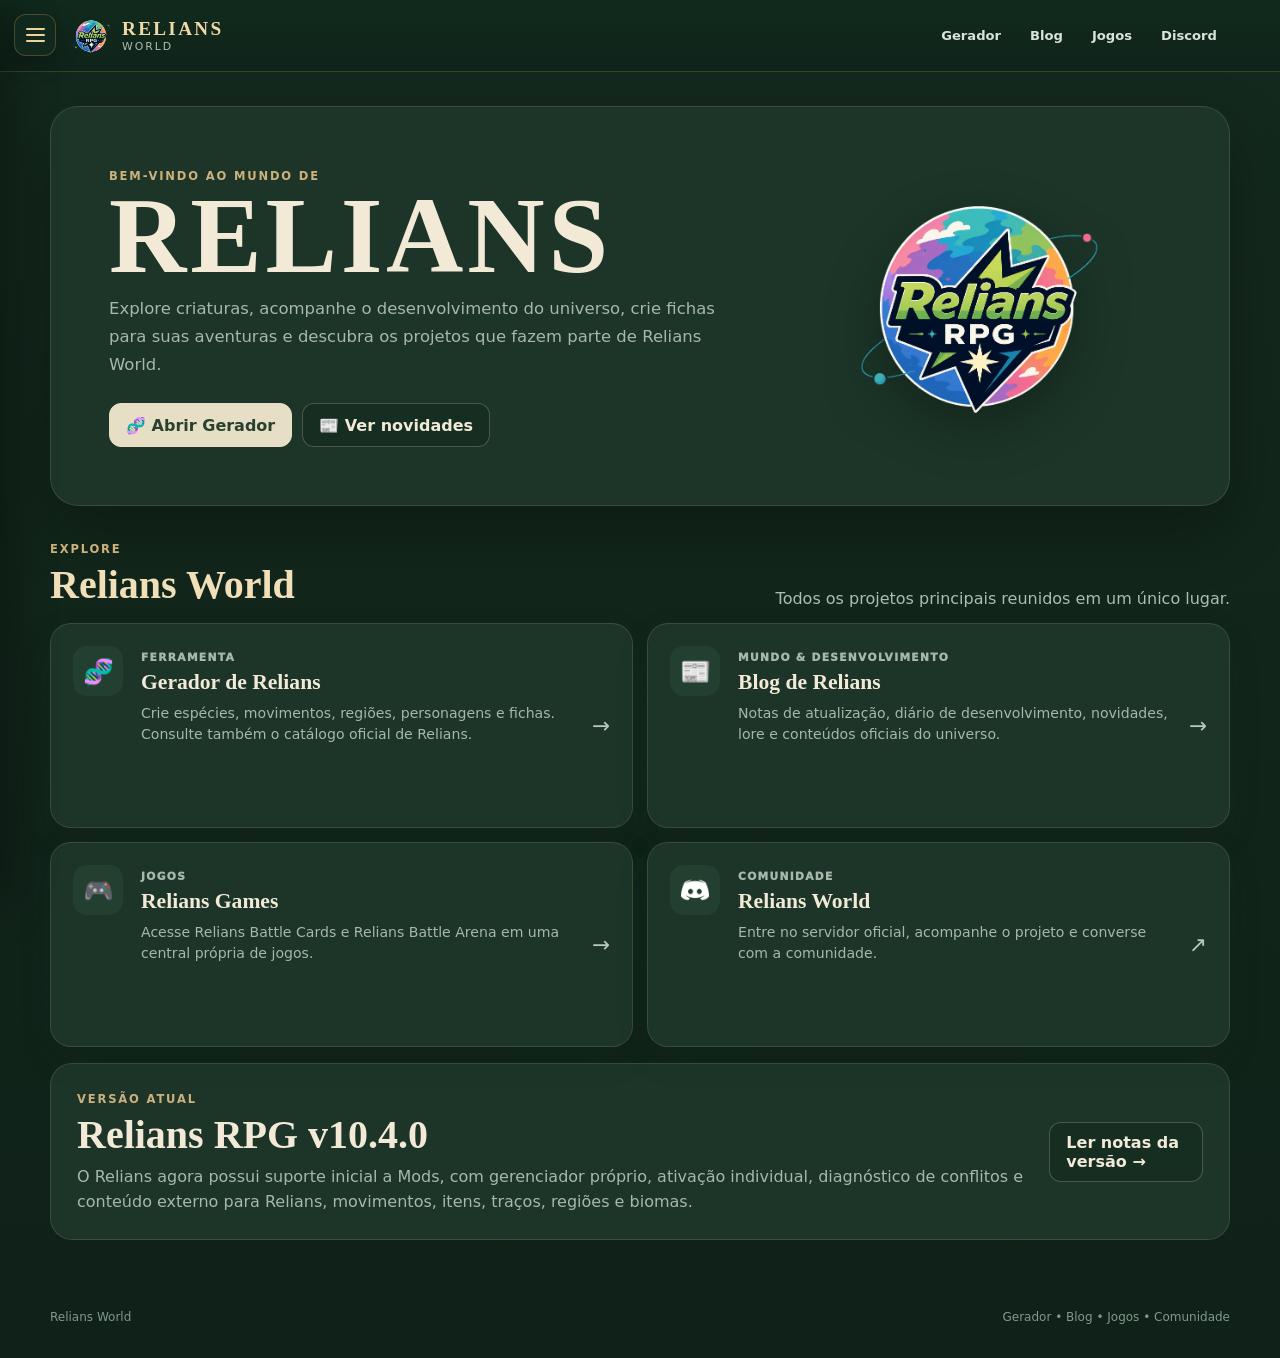
<file: index.html>
<!DOCTYPE html>
<html lang="pt-BR">
<head>
  <meta charset="UTF-8" />
  <meta name="viewport" content="width=device-width, initial-scale=1.0" />
  <meta name="theme-color" content="#203b2d" />
  <title>Relians World</title>
  <link rel="icon" href="assets/icons/favicon.ico" sizes="any" />
  <link rel="apple-touch-icon" sizes="180x180" href="assets/icons/apple-touch-icon.png" />
  <link rel="manifest" href="manifest.json" />
  <link rel="stylesheet" href="portal.css" />
  <link rel="stylesheet" href="site-nav.css" />
  <link rel="stylesheet" href="world-theme.css" />
  <link rel="stylesheet" href="world-mobile.css" />
  <link rel="stylesheet" href="styles/core/theme-fixes.css" />
</head>
<body class="relians-portal-page">
  <header class="portal-topbar">
    <a class="portal-brand" href="index.html" aria-label="Página inicial de Relians">
      <img src="assets/icons/relians-logo.png" alt="Logo Relians" />
      <span><strong>RELIANS</strong><small>World</small></span>
    </a>
    <nav class="portal-quick-nav" aria-label="Acessos rápidos">
      <a href="generator.html">Gerador</a>
      <a href="updates.html">Blog</a>
      <a href="games.html">Jogos</a>
      <a href="https://discord.gg/2HkmeKVXjM" target="_blank" rel="noopener noreferrer">Discord</a>
    </nav>
  </header>

  <main class="portal-shell">
    <section class="portal-hero">
      <div class="portal-hero-copy">
        <span class="portal-eyebrow">BEM-VINDO AO MUNDO DE</span>
        <h1>RELIANS</h1>
        <p>Explore criaturas, acompanhe o desenvolvimento do universo, crie fichas para suas aventuras e descubra os projetos que fazem parte de Relians World.</p>
        <div class="portal-hero-actions">
          <a class="portal-button primary" href="generator.html">🧬 Abrir Gerador</a>
          <a class="portal-button" href="updates.html">📰 Ver novidades</a>
        </div>
      </div>
      <div class="portal-hero-emblem">
        <img src="assets/icons/relians-logo.png" alt="Logo Relians" />
      </div>
    </section>

    <section class="portal-section">
      <div class="portal-section-heading">
        <div>
          <span class="portal-eyebrow">EXPLORE</span>
          <h2>Relians World</h2>
        </div>
        <p>Todos os projetos principais reunidos em um único lugar.</p>
      </div>

      <div class="portal-grid">
        <a class="portal-card generator-card" href="generator.html">
          <span class="portal-card-icon">🧬</span>
          <div>
            <small>FERRAMENTA</small>
            <h3>Gerador de Relians</h3>
            <p>Crie espécies, movimentos, regiões, personagens e fichas. Consulte também o catálogo oficial de Relians.</p>
          </div>
          <span class="portal-card-arrow">→</span>
        </a>

        <a class="portal-card blog-card" href="updates.html">
          <span class="portal-card-icon">📰</span>
          <div>
            <small>MUNDO & DESENVOLVIMENTO</small>
            <h3>Blog de Relians</h3>
            <p>Notas de atualização, diário de desenvolvimento, novidades, lore e conteúdos oficiais do universo.</p>
          </div>
          <span class="portal-card-arrow">→</span>
        </a>

        <a class="portal-card tcg-card" href="games.html">
          <span class="portal-card-icon">🎮</span>
          <div>
            <small>JOGOS</small>
            <h3>Relians Games</h3>
            <p>Acesse Relians Battle Cards e Relians Battle Arena em uma central própria de jogos.</p>
          </div>
          <span class="portal-card-arrow">→</span>
        </a>

        <a class="portal-card discord-card" href="https://discord.gg/2HkmeKVXjM" target="_blank" rel="noopener noreferrer">
          <span class="portal-card-icon">
            <img src="assets/icons/discord-white.png" data-discord-theme-icon alt="" />
          </span>
          <div>
            <small>COMUNIDADE</small>
            <h3>Relians World</h3>
            <p>Entre no servidor oficial, acompanhe o projeto e converse com a comunidade.</p>
          </div>
          <span class="portal-card-arrow">↗</span>
        </a>
      </div>
    </section>

    <section class="portal-highlight">
      <div>
        <span class="portal-eyebrow">VERSÃO ATUAL</span>
        <h2>Relians RPG v10.4.0</h2>
        <p>O Relians agora possui suporte inicial a Mods, com gerenciador próprio, ativação individual, diagnóstico de conflitos e conteúdo externo para Relians, movimentos, itens, traços, regiões e biomas.</p>
      </div>
      <a class="portal-button" href="updates.html">Ler notas da versão →</a>
    </section>
  </main>

  <footer class="portal-footer">
    <span>Relians World</span>
    <span>Gerador • Blog • Jogos • Comunidade</span>
  </footer>
  <script src="site-nav.js"></script>
</body>
</html>
</file>
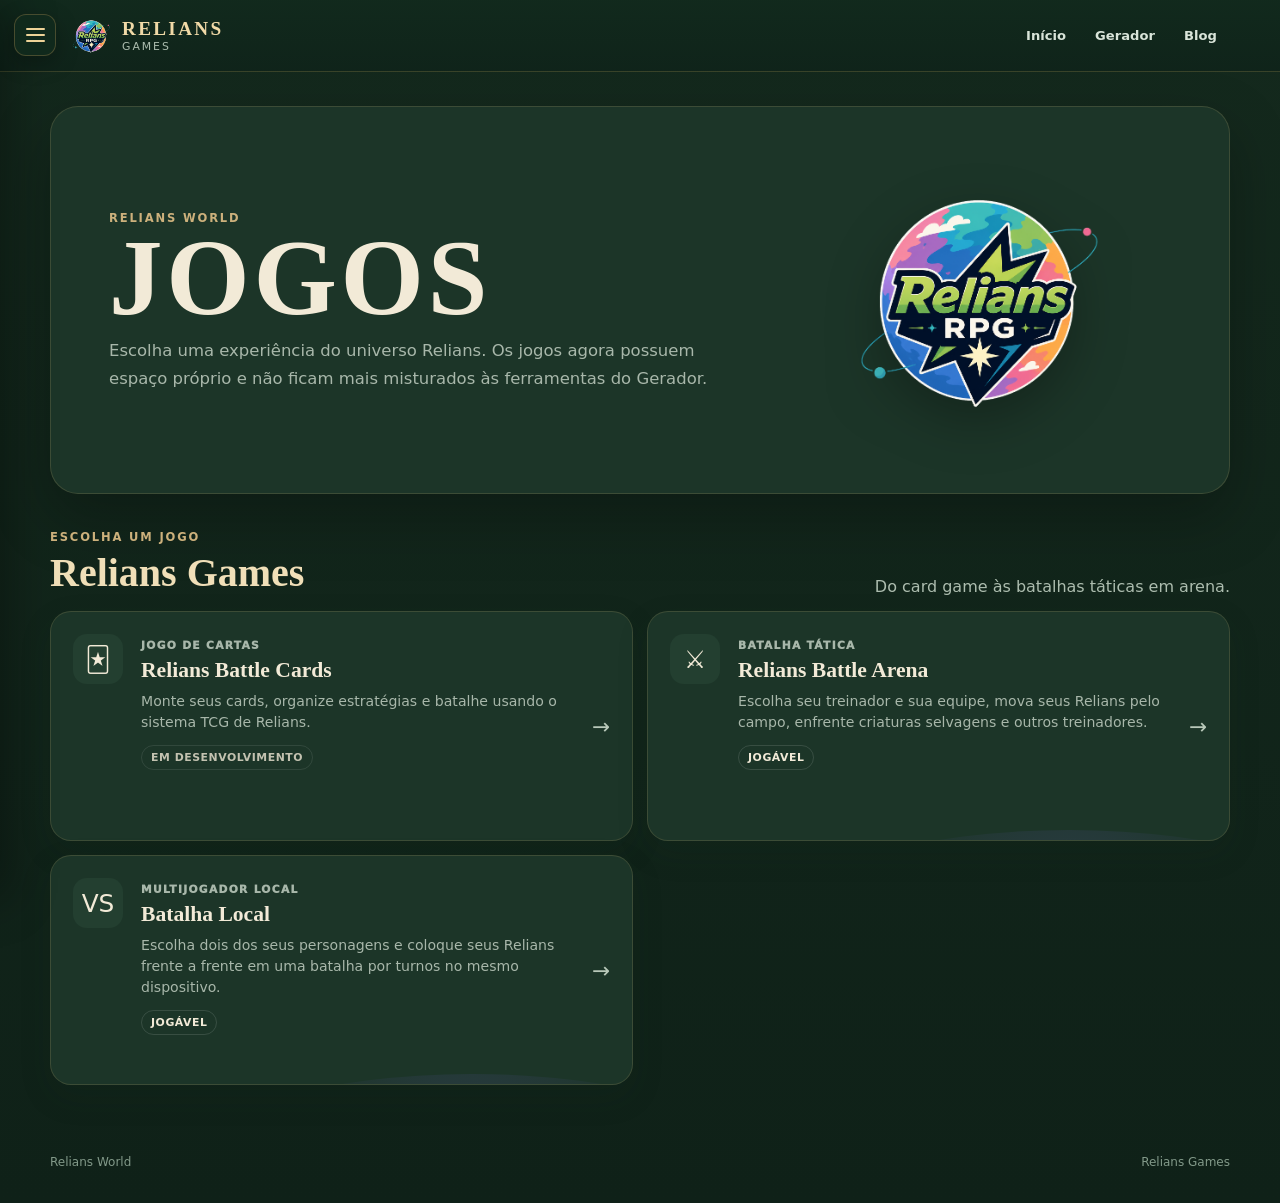
<file: games.html>
<!DOCTYPE html>
<html lang="pt-BR">
<head>
  <meta charset="UTF-8" />
  <meta name="viewport" content="width=device-width, initial-scale=1.0" />
  <meta name="theme-color" content="#203b2d" />
  <title>Jogos — Relians World</title>
  <link rel="icon" href="assets/icons/favicon.ico" sizes="any" />
  <link rel="stylesheet" href="portal.css" />
  <link rel="stylesheet" href="site-nav.css" />
  <link rel="stylesheet" href="world-theme.css" />
  <link rel="stylesheet" href="world-mobile.css" />
  <link rel="stylesheet" href="styles/core/theme-fixes.css" />
</head>
<body class="relians-portal-page relians-games-page">
  <header class="portal-topbar">
    <a class="portal-brand" href="index.html"><img src="assets/icons/relians-logo.png" alt="Logo Relians" /><span><strong>RELIANS</strong><small>Games</small></span></a>
    <nav class="portal-quick-nav"><a href="index.html">Início</a><a href="generator.html">Gerador</a><a href="updates.html">Blog</a></nav>
  </header>
  <main class="portal-shell">
    <section class="portal-hero games-page-hero">
      <div class="portal-hero-copy">
        <span class="portal-eyebrow">RELIANS WORLD</span>
        <h1>JOGOS</h1>
        <p>Escolha uma experiência do universo Relians. Os jogos agora possuem espaço próprio e não ficam mais misturados às ferramentas do Gerador.</p>
      </div>
      <div class="portal-hero-emblem"><img src="assets/icons/relians-logo.png" alt="" /></div>
    </section>
    <section class="portal-section">
      <div class="portal-section-heading"><div><span class="portal-eyebrow">ESCOLHA UM JOGO</span><h2>Relians Games</h2></div><p>Do card game às batalhas táticas em arena.</p></div>
      <div class="portal-grid games-selection-grid">
        <a class="portal-card tcg-card game-selection-card" href="tcg.html">
          <span class="portal-card-icon">🃏</span><div><small>JOGO DE CARTAS</small><h3>Relians Battle Cards</h3><p>Monte seus cards, organize estratégias e batalhe usando o sistema TCG de Relians.</p><span class="game-status-chip">EM DESENVOLVIMENTO</span></div><span class="portal-card-arrow">→</span>
        </a>
        <a class="portal-card arena-card game-selection-card" href="battle-arena.html">
          <span class="portal-card-icon">⚔</span><div><small>BATALHA TÁTICA</small><h3>Relians Battle Arena</h3><p>Escolha seu treinador e sua equipe, mova seus Relians pelo campo, enfrente criaturas selvagens e outros treinadores.</p><span class="game-status-chip available">JOGÁVEL</span></div><span class="portal-card-arrow">→</span>
        </a>
        <a class="portal-card arena-card game-selection-card local-battle-game-card" href="local-battle.html">
          <span class="portal-card-icon">VS</span><div><small>MULTIJOGADOR LOCAL</small><h3>Batalha Local</h3><p>Escolha dois dos seus personagens e coloque seus Relians frente a frente em uma batalha por turnos no mesmo dispositivo.</p><span class="game-status-chip available">JOGÁVEL</span></div><span class="portal-card-arrow">→</span>
        </a>
      </div>
    </section>
  </main>
  <footer class="portal-footer"><span>Relians World</span><span>Relians Games</span></footer>
  <script src="site-nav.js"></script>
</body>
</html>
</file>
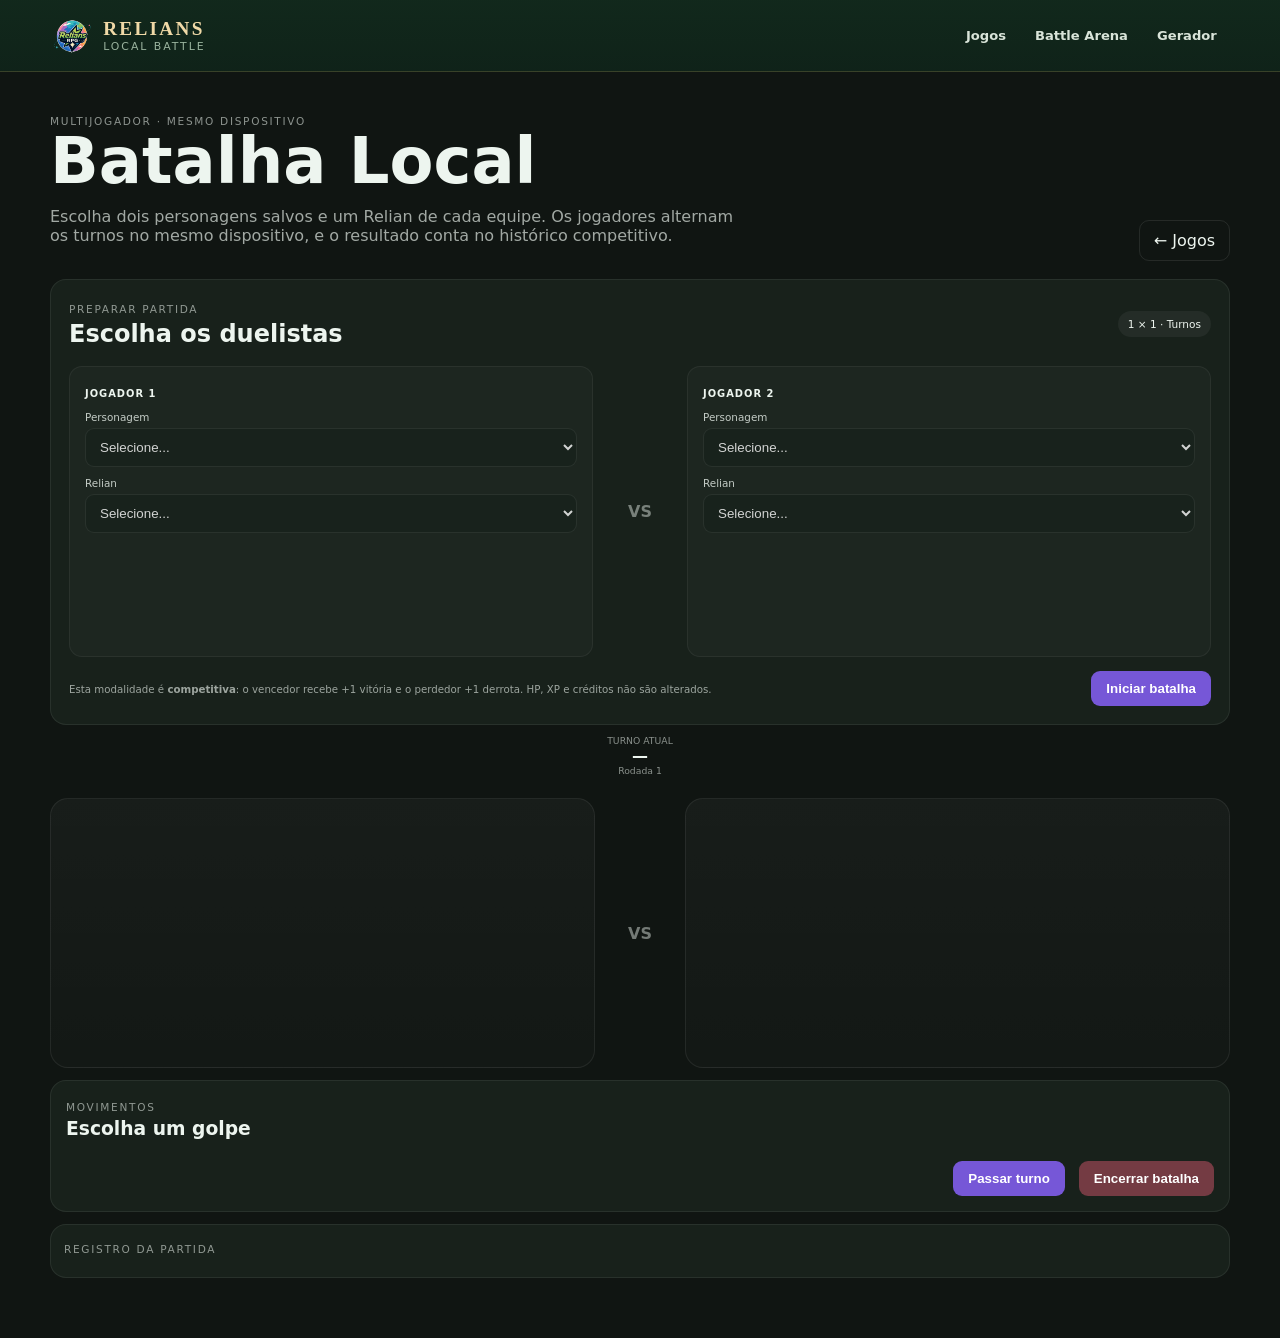
<file: local-battle.html>
<!DOCTYPE html>
<html lang="pt-BR">
<head>
  <meta charset="UTF-8" />
  <meta name="viewport" content="width=device-width, initial-scale=1.0" />
  <meta name="theme-color" content="#203b2d" />
  <title>Batalha Local — Relians World</title>
  <link rel="icon" href="assets/icons/favicon.ico" sizes="any" />
  <link rel="stylesheet" href="portal.css" />
  <link rel="stylesheet" href="site-nav.css" />
  <link rel="stylesheet" href="world-theme.css" />
  <link rel="stylesheet" href="local-battle.css" />
</head>
<body class="relians-portal-page local-battle-page">
  <header class="portal-topbar">
    <a class="portal-brand" href="index.html"><img src="assets/icons/relians-logo.png" alt="Logo Relians" /><span><strong>RELIANS</strong><small>Local Battle</small></span></a>
    <nav class="portal-quick-nav"><a href="games.html">Jogos</a><a href="battle-arena.html">Battle Arena</a><a href="generator.html">Gerador</a></nav>
  </header>
  <main class="local-shell">
    <section class="local-hero">
      <div><span class="local-kicker">MULTIJOGADOR · MESMO DISPOSITIVO</span><h1>Batalha Local</h1><p>Escolha dois personagens salvos e um Relian de cada equipe. Os jogadores alternam os turnos no mesmo dispositivo, e o resultado conta no histórico competitivo.</p></div>
      <a href="games.html" class="local-back">← Jogos</a>
    </section>

    <section id="localSetup" class="local-card local-setup">
      <div class="local-setup-head"><div><span class="local-kicker">PREPARAR PARTIDA</span><h2>Escolha os duelistas</h2></div><span class="local-rule-chip">1 × 1 · Turnos</span></div>
      <div class="local-player-pickers">
        <article class="local-picker p1"><span>JOGADOR 1</span><label>Personagem<select id="localChar1"></select></label><label>Relian<select id="localRelian1"></select></label><div id="localPreview1" class="local-preview"></div></article>
        <div class="local-vs">VS</div>
        <article class="local-picker p2"><span>JOGADOR 2</span><label>Personagem<select id="localChar2"></select></label><label>Relian<select id="localRelian2"></select></label><div id="localPreview2" class="local-preview"></div></article>
      </div>
      <div class="local-setup-actions"><p>Esta modalidade é <b>competitiva</b>: o vencedor recebe +1 vitória e o perdedor +1 derrota. HP, XP e créditos não são alterados.</p><button id="localStartBtn" type="button">Iniciar batalha</button></div>
    </section>

    <section id="localGame" class="local-game" hidden>
      <div class="local-turn-banner"><small>TURNO ATUAL</small><b id="localTurnName">—</b><span id="localRound">Rodada 1</span></div>
      <div class="local-battlefield">
        <article id="localFighter1" class="local-fighter"></article>
        <div class="local-center-mark"><span>VS</span></div>
        <article id="localFighter2" class="local-fighter"></article>
      </div>
      <div class="local-card local-actions">
        <div class="local-action-head"><div><span class="local-kicker">MOVIMENTOS</span><h3 id="localActionTitle">Escolha um golpe</h3></div><div id="localEngHint"></div></div>
        <div id="localMoves" class="local-moves"></div>
        <div class="local-action-footer"><button id="localPassBtn" type="button">Passar turno</button><button id="localQuitBtn" type="button" class="danger">Encerrar batalha</button></div>
      </div>
      <div class="local-card local-log"><span class="local-kicker">REGISTRO DA PARTIDA</span><div id="localLog"></div></div>
    </section>
  </main>
  <div id="localResult" class="local-result" hidden></div>
  <script src="local-battle.js"></script>
</body>
</html>
</file>
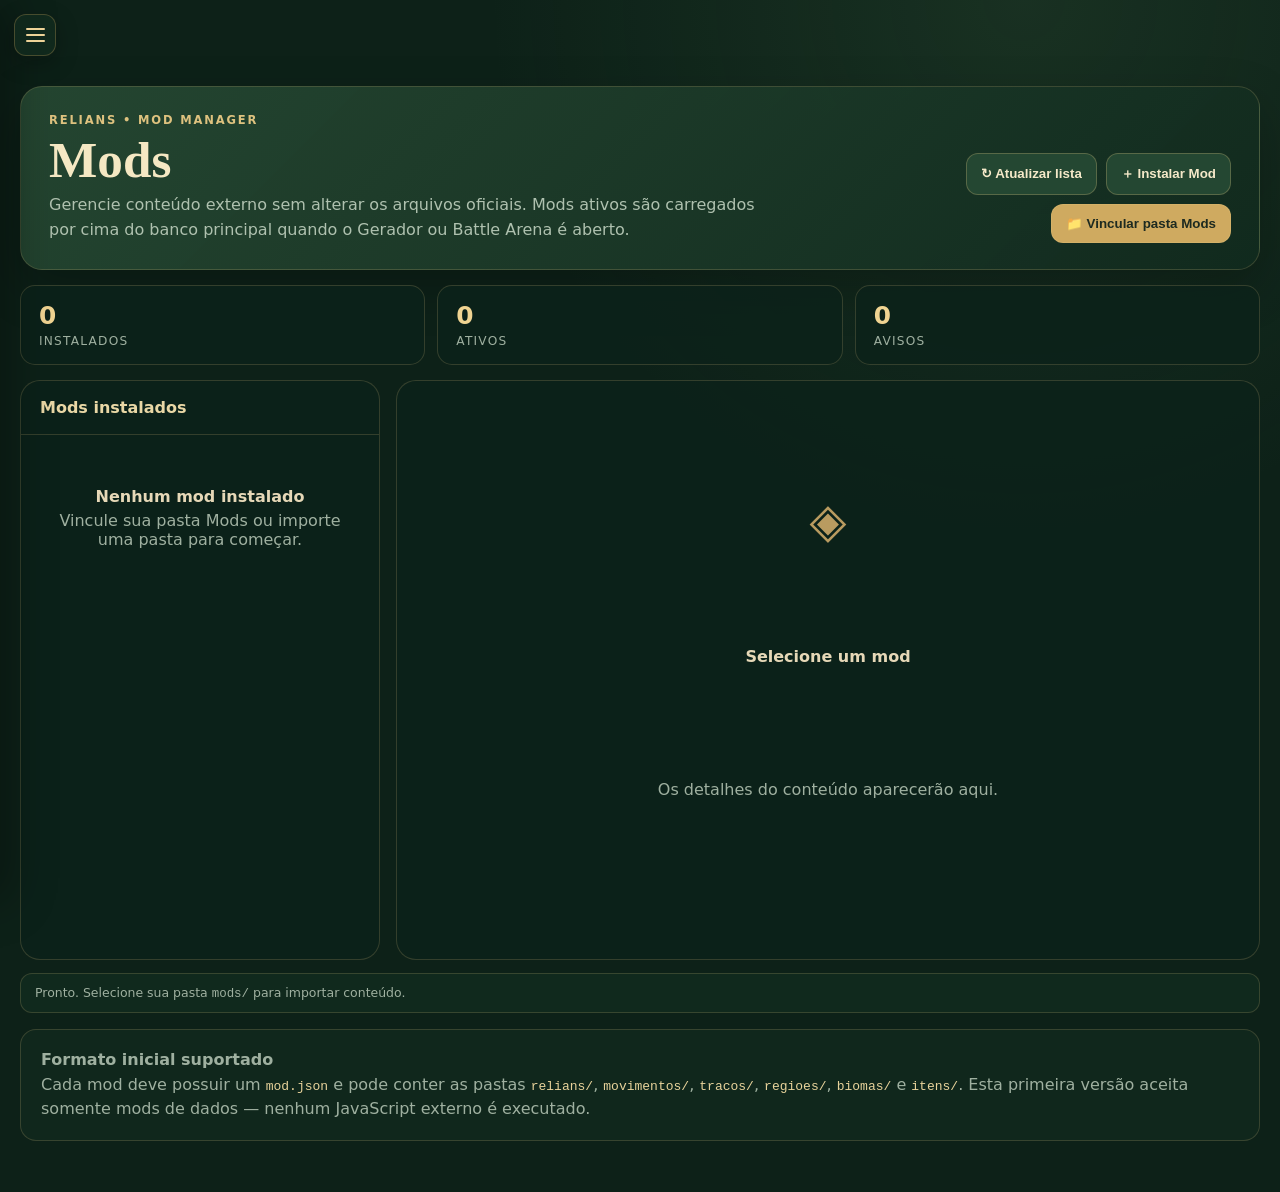
<file: mods.html>
<!doctype html>
<html lang="pt-BR" data-rw-theme="dark">
<head>
  <meta charset="utf-8">
  <meta name="viewport" content="width=device-width,initial-scale=1">
  <title>Mods — Relians</title>
  <link rel="icon" href="assets/icons/favicon.ico">
  <link rel="stylesheet" href="portal.css">
  <link rel="stylesheet" href="site-nav.css">
  <link rel="stylesheet" href="world-theme.css">
  <link rel="stylesheet" href="world-mobile.css">
  <link rel="stylesheet" href="styles/core/theme-fixes.css">
  <link rel="stylesheet" href="mods.css">
</head>
<body class="mods-page">
  <main class="mods-shell">
    <section class="mods-hero">
      <div>
        <span class="mods-kicker">RELIANS • MOD MANAGER</span>
        <h1>Mods</h1>
        <p>Gerencie conteúdo externo sem alterar os arquivos oficiais. Mods ativos são carregados por cima do banco principal quando o Gerador ou Battle Arena é aberto.</p>
      </div>
      <div class="mods-toolbar">
        <button type="button" id="refreshMods">↻ Atualizar lista</button>
        <button type="button" id="importMods">＋ Instalar Mod</button>
        <button type="button" class="primary" id="chooseModsFolder">📁 Vincular pasta Mods</button>
        <input id="modFolderInput" type="file" webkitdirectory multiple hidden>
      </div>
    </section>

    <section class="mods-stats">
      <div class="mods-stat"><b id="installedCount">0</b><span>Instalados</span></div>
      <div class="mods-stat"><b id="enabledCount">0</b><span>Ativos</span></div>
      <div class="mods-stat"><b id="issueCount">0</b><span>Avisos</span></div>
    </section>

    <section class="mods-layout">
      <aside class="mods-list-panel">
        <div class="mods-panel-title">Mods instalados</div>
        <div id="modList"></div>
      </aside>
      <section class="mods-detail-panel">
        <div id="modDetail"></div>
      </section>
    </section>

    <div class="mods-status" id="modsStatus">Pronto. Selecione sua pasta <code>mods/</code> para importar conteúdo.</div>
    <aside class="mods-help">
      <b>Formato inicial suportado</b><br>
      Cada mod deve possuir um <code>mod.json</code> e pode conter as pastas
      <code>relians/</code>, <code>movimentos/</code>, <code>tracos/</code>,
      <code>regioes/</code>, <code>biomas/</code> e <code>itens/</code>.
      Esta primeira versão aceita somente mods de dados — nenhum JavaScript externo é executado.
    </aside>
  </main>

  <script src="src/mods/mod-loader.js"></script>
  <script src="src/mods/mod-manager.js"></script>
  <script src="site-nav.js"></script>
</body>
</html>
</file>
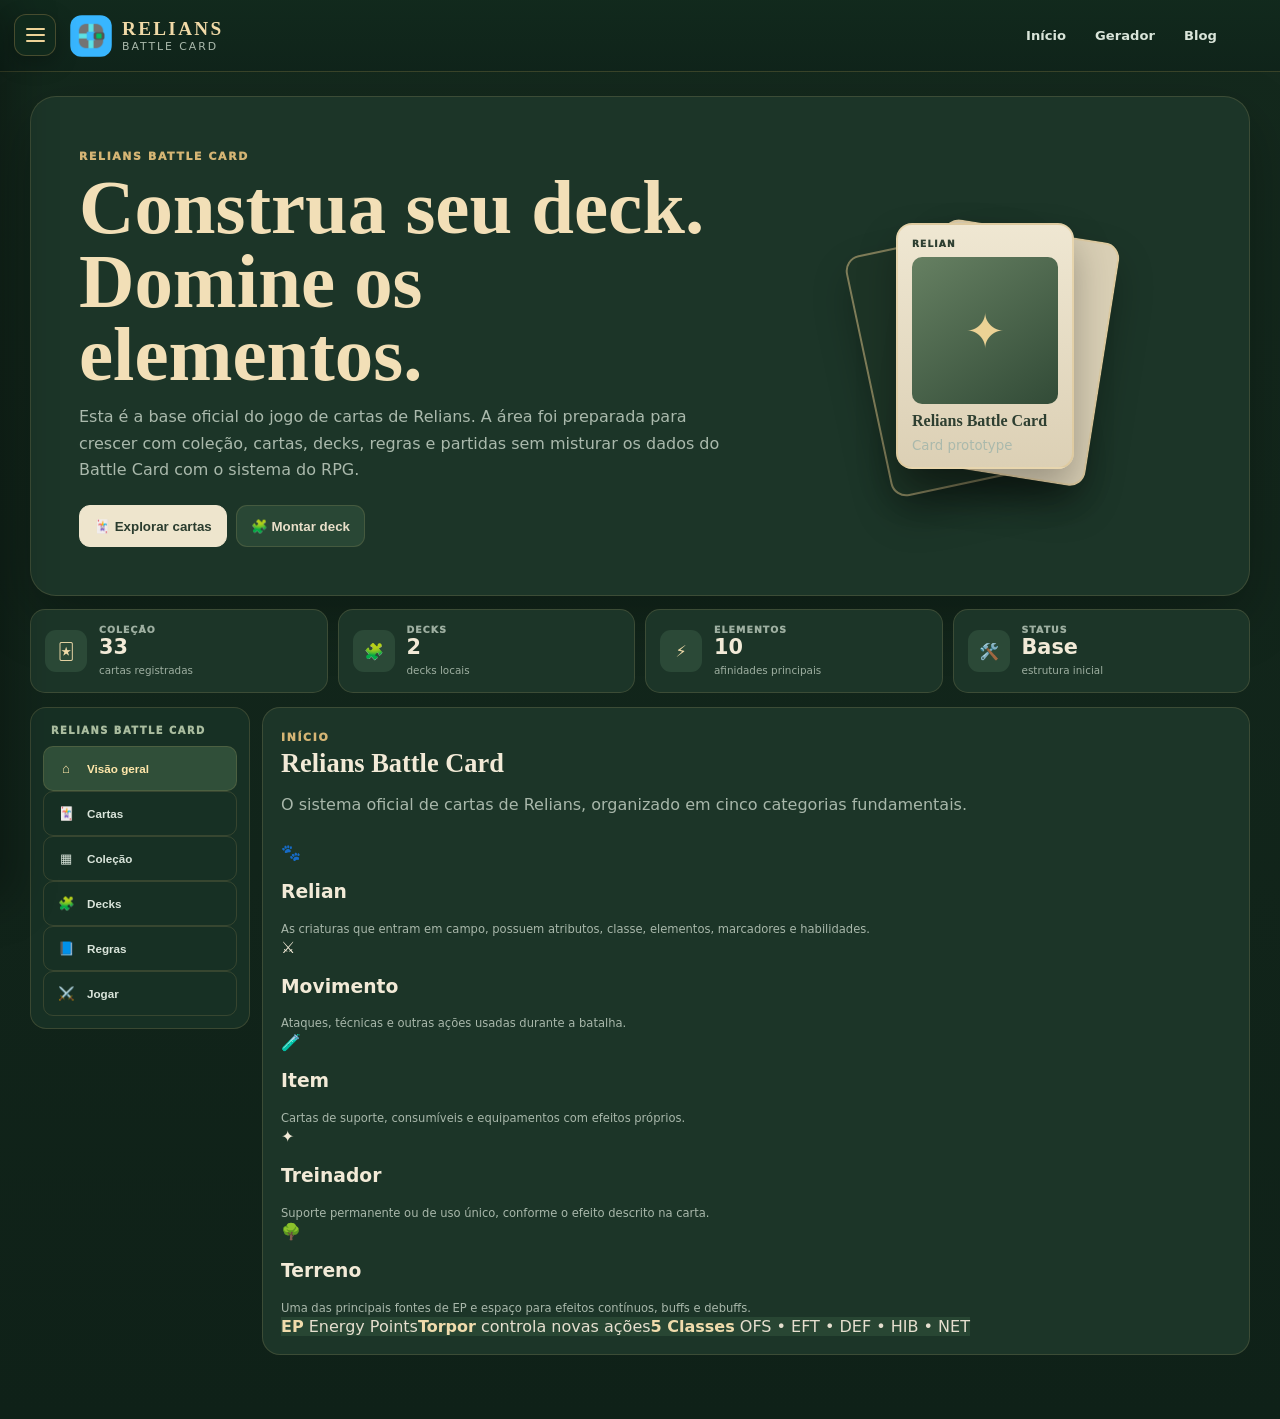
<file: tcg.html>
<!DOCTYPE html>
<html lang="pt-BR">
<head>
  <meta charset="UTF-8" />
  <meta name="viewport" content="width=device-width, initial-scale=1.0" />
  <meta name="theme-color" content="#203b2d" />
  <title>Relians Battle Card</title>
  <link rel="icon" href="assets/icons/favicon.ico" sizes="any" />
  <link rel="apple-touch-icon" href="assets/icons/apple-touch-icon.png" />
  <link rel="stylesheet" href="portal.css" />
  <link rel="stylesheet" href="site-nav.css" />
  <link rel="stylesheet" href="world-theme.css" />
  <link rel="stylesheet" href="tcg.css" />
  <link rel="stylesheet" href="world-mobile.css" />
  <link rel="stylesheet" href="styles/core/theme-fixes.css" />
</head>
<body class="relians-tcg-page">
  <header class="portal-topbar">
    <a class="portal-brand" href="index.html">
      <img src="assets/icons/icon-192.png" alt="" />
      <span><strong>RELIANS</strong><small>Battle Card</small></span>
    </a>
    <nav class="portal-quick-nav" aria-label="Acessos rápidos">
      <a href="index.html">Início</a>
      <a href="generator.html">Gerador</a>
      <a href="updates.html">Blog</a>
    </nav>
  </header>

  <main class="tcg-shell">
    <section class="tcg-hero">
      <div class="tcg-hero-copy">
        <span class="tcg-eyebrow">RELIANS BATTLE CARD</span>
        <h1>Construa seu deck.<br>Domine os elementos.</h1>
        <p>Esta é a base oficial do jogo de cartas de Relians. A área foi preparada para crescer com coleção, cartas, decks, regras e partidas sem misturar os dados do Battle Card com o sistema do RPG.</p>
        <div class="tcg-hero-actions">
          <button class="tcg-button primary" type="button" data-tcg-section="cards">🃏 Explorar cartas</button>
          <button class="tcg-button" type="button" data-tcg-section="decks">🧩 Montar deck</button>
        </div>
      </div>
      <div class="tcg-hero-card-stack" aria-hidden="true">
        <div class="mock-card mock-card-back"></div>
        <div class="mock-card mock-card-mid"></div>
        <div class="mock-card mock-card-front">
          <span class="mock-badge">RELIAN</span>
          <div class="mock-art">✦</div>
          <strong>Relians Battle Card</strong>
          <small>Card prototype</small>
        </div>
      </div>
    </section>

    <section class="tcg-summary-grid">
      <article class="tcg-summary-card">
        <span class="summary-icon">🃏</span>
        <div><small>COLEÇÃO</small><b id="tcgCardCount">0</b><span>cartas registradas</span></div>
      </article>
      <article class="tcg-summary-card">
        <span class="summary-icon">🧩</span>
        <div><small>DECKS</small><b id="tcgDeckCount">0</b><span>decks locais</span></div>
      </article>
      <article class="tcg-summary-card">
        <span class="summary-icon">⚡</span>
        <div><small>ELEMENTOS</small><b>10</b><span>afinidades principais</span></div>
      </article>
      <article class="tcg-summary-card">
        <span class="summary-icon">🛠️</span>
        <div><small>STATUS</small><b>Base</b><span>estrutura inicial</span></div>
      </article>
    </section>

    <section class="tcg-workspace">
      <aside class="tcg-sidebar">
        <div class="tcg-sidebar-title">RELIANS BATTLE CARD</div>
        <button class="tcg-side-tab active" type="button" data-tcg-section="home"><span>⌂</span><b>Visão geral</b></button>
        <button class="tcg-side-tab" type="button" data-tcg-section="cards"><span>🃏</span><b>Cartas</b></button>
        <button class="tcg-side-tab" type="button" data-tcg-section="collection"><span>▦</span><b>Coleção</b></button>
        <button class="tcg-side-tab" type="button" data-tcg-section="decks"><span>🧩</span><b>Decks</b></button>
        <button class="tcg-side-tab" type="button" data-tcg-section="rules"><span>📘</span><b>Regras</b></button>
        <button class="tcg-side-tab" type="button" data-tcg-section="play"><span>⚔️</span><b>Jogar</b></button>
      </aside>

      <div class="tcg-content">
        <section class="tcg-panel active" data-tcg-panel="home">
          <div class="tcg-panel-heading">
            <div><span class="tcg-eyebrow">INÍCIO</span><h2>Relians Battle Card</h2><p class="tcg-section-lead">O sistema oficial de cartas de Relians, organizado em cinco categorias fundamentais.</p></div>
          </div>
          <div class="tcg-card-type-grid" aria-label="Categorias do Relians Battle Card">
            <article class="tcg-type-card type-relian"><span>🐾</span><h3>Relian</h3><p>As criaturas que entram em campo, possuem atributos, classe, elementos, marcadores e habilidades.</p></article>
            <article class="tcg-type-card type-move"><span>⚔️</span><h3>Movimento</h3><p>Ataques, técnicas e outras ações usadas durante a batalha.</p></article>
            <article class="tcg-type-card type-item"><span>🧪</span><h3>Item</h3><p>Cartas de suporte, consumíveis e equipamentos com efeitos próprios.</p></article>
            <article class="tcg-type-card type-trainer"><span>✦</span><h3>Treinador</h3><p>Suporte permanente ou de uso único, conforme o efeito descrito na carta.</p></article>
            <article class="tcg-type-card type-terrain"><span>🌳</span><h3>Terreno</h3><p>Uma das principais fontes de EP e espaço para efeitos contínuos, buffs e debuffs.</p></article>
          </div>
          <div class="tcg-system-strip">
            <span><b>EP</b> Energy Points</span><span><b>Torpor</b> controla novas ações</span><span><b>5 Classes</b> OFS • EFT • DEF • HIB • NET</span>
          </div>
        </section>

        <section class="tcg-panel" data-tcg-panel="cards">
          <div class="tcg-panel-heading">
            <div><span class="tcg-eyebrow">CRIADOR DE CARTAS</span><h2>Relian Card</h2><p class="tcg-section-lead">Monte uma carta de Relian usando o modelo oficial. Nesta etapa, o editor completo é dedicado às cartas de Relian.</p></div>
            <button id="tcgAddCardBtn" class="tcg-button small" type="button">+ Carta simples</button>
          </div>

          <div class="relian-card-studio">
            <form id="relianCardCreatorForm" class="relian-card-form" autocomplete="off">
              <div class="creator-section-title"><span>🐾</span><div><b>Informações da carta</b><small>Até dois elementos por Relian.</small></div></div>
              <div class="creator-grid two">
                <label>Nome da carta<input id="rbcName" maxlength="34" placeholder="Ex.: Skellywag" required /></label>
                <label>Tipo de Relian<input id="rbcRelianType" maxlength="30" placeholder="Ex.: Aquático, Predador..." /></label>
              </div>

              <div class="creator-grid three">
                <label>Classe<select id="rbcClass"><option value="OFS">OFS — Ofensivo</option><option value="EFT">EFT — Efeito</option><option value="DEF">DEF — Defensivo</option><option value="HIB">HIB — Híbrido</option><option value="NET">NET — Neutro</option></select></label>
                <label>HP<input id="rbcHp" type="number" min="0" max="999" value="10" /></label>
                <label>EP NET<input id="rbcEpNet" type="number" min="0" max="99" value="0" /></label>
              </div>

              <div class="creator-section-title compact"><span>↗</span><div><b>Evolução</b><small>Defina a linha evolutiva usada durante as partidas.</small></div></div>
              <div class="creator-grid two evolution-creator-grid">
                <label>Evolui de
                  <select id="rbcEvolvesFrom"><option value="">Forma base / nenhuma</option></select>
                </label>
                <label>Pode evoluir para
                  <div class="evolution-add-row">
                    <select id="rbcEvolutionCandidate"><option value="">Escolha uma evolução...</option></select>
                    <button id="rbcAddEvolutionBtn" type="button">+ Adicionar</button>
                  </div>
                  <select id="rbcEvolvesTo" multiple hidden></select>
                  <div id="rbcEvolutionChips" class="evolution-chip-list"><span class="evolution-empty">Nenhuma evolução adicionada.</span></div>
                  <small class="evolution-field-help">Você pode adicionar quantas evoluções quiser e remover individualmente.</small>
                </label>
              </div>

              <div class="creator-section-title compact"><span>◈</span><div><b>Elementos</b><small>O frame muda de cor automaticamente.</small></div></div>
              <div class="creator-grid two">
                <label>Elemento 1<select id="rbcElement1" class="element-choice"></select></label>
                <label>Elemento 2<select id="rbcElement2" class="element-choice"></select></label>
              </div>
              <label>EP Elemental<input id="rbcEpElement" type="number" min="0" max="99" value="0" /></label>

              <div class="creator-section-title compact"><span>📊</span><div><b>Combate</b><small>O Relian usa somente ATK e DEF. Ataques comuns e especiais usam ATK; defesas comuns e especiais usam DEF.</small></div></div>
              <div class="creator-stats-grid simple-combat-stats">
                <label>ATK<input id="rbcAtk" type="number" min="0" max="999" value="0" /></label>
                <label>DEF<input id="rbcDef" type="number" min="0" max="999" value="0" /></label>
              </div>

              <div class="creator-section-title compact"><span>✦</span><div><b>Marcadores</b><small>Propriedades especiais já usadas no Battle Card.</small></div></div>
              <div class="creator-marker-row">
                <label><input id="rbcFlying" type="checkbox" /> [Voar]</label>
                <label><input id="rbcRange" type="checkbox" /> [Alcance]</label>
                <label><input id="rbcTranslucent" type="checkbox" /> [Translúcido]</label>
              </div>

              <div class="creator-section-title compact"><span>⚡</span><div><b>Habilidade</b><small>Nome, custo e texto principal da carta.</small></div></div>
              <div class="creator-grid two">
                <label>Nome da habilidade<input id="rbcAbilityName" maxlength="32" placeholder="Ex.: Fluxo" /></label>
                <label>Custo da habilidade (EP)<input id="rbcAbilityCost" type="number" min="0" max="99" value="0" /></label>
              </div>
              <label>Descrição<textarea id="rbcDescription" rows="5" maxlength="420" placeholder="Descreva habilidade, efeitos e demais regras da carta..."></textarea></label>

              <div class="creator-section-title compact"><span>🖼️</span><div><b>Imagem do Relian</b><small>A imagem ocupa somente a janela central do card.</small></div></div>
              <label class="relian-art-drop" for="rbcImageInput">
                <input id="rbcImageInput" type="file" accept="image/png,image/jpeg,image/webp" hidden />
                <span>⇧</span><b>Selecionar imagem</b><small>PNG, JPG ou WEBP. O restante do modelo não será alterado.</small>
              </label>
              <div id="rbcEditNotice" class="card-edit-notice" hidden>
                <span>✎</span><div><b>Editando carta</b><small id="rbcEditNoticeText">As alterações substituirão a carta existente.</small></div>
              </div>
              <div class="creator-actions">
                <button id="rbcClearBtn" type="button">Limpar</button>
                <button id="rbcSaveBtn" class="tcg-button primary" type="submit">Salvar carta Relian</button>
              </div>
            </form>

            <div class="relian-card-preview-column">
              <div class="creator-section-title preview-title"><span>👁️</span><div><b>Prévia da carta</b><small>Atualização em tempo real.</small></div></div>
              <div id="rbcCardPreview" class="creator-rich-card-preview">
                <div id="rbcCreatorLivePreview" class="creator-rich-card-host"></div>
              </div>
              <p class="preview-help">A borda usa o Elemento 1. Se houver Elemento 2, o frame recebe uma combinação das duas cores.</p>
            </div>
          </div>


          <section class="support-card-studio" id="supportCardStudio">
            <div class="creator-section-title"><span>⚔️</span><div><b>Outros tipos de carta</b><small>Movimento, Item, Treinador e Terreno agora possuem regras e campos próprios.</small></div></div>
            <div class="support-type-tabs" role="tablist">
              <button type="button" class="active" data-support-type="movimento">⚔️ Movimento</button>
              <button type="button" data-support-type="item">🧪 Item</button>
              <button type="button" data-support-type="treinador">✦ Treinador</button>
              <button type="button" data-support-type="terreno">🌳 Terreno</button>
            </div>
            <form id="supportCardForm" class="support-card-form">
              <input id="supportCardType" type="hidden" value="movimento" />
              <div class="creator-grid two">
                <label>Nome da carta<input id="supportName" required placeholder="Nome" /></label>
                <label>Elemento<select id="supportElement"></select></label>
              </div>
              <div id="supportMovementFields" class="support-fields active">
                <div class="creator-grid three">
                  <label>EP NET<input id="moveEpNet" type="number" min="0" value="0" /></label>
                  <label>EP Elemental<input id="moveEpElement" type="number" min="0" value="0" /></label>
                  <label>Precisão<input id="movePrecision" type="number" min="0" max="100" value="100" /></label>
                </div>
                <div class="creator-grid two">
                  <label>Classe<select id="moveClass"><option>OFS</option><option>EFT</option><option>DEF</option><option>HIB</option><option>NET</option></select></label>
                  <label>Dano / valor base<input id="movePower" type="number" min="0" value="0" /></label>
                </div>
                <label class="movement-link-field">
                  <span>Relians vinculados <small>(Ctrl/Cmd + clique para selecionar vários)</small></span>
                  <select id="moveRelianLinks" multiple size="6"></select>
                  <small class="movement-link-help">Se nenhum Relian for selecionado, o Movimento será genérico e poderá ser usado por qualquer Relian.</small>
                </label>
                <div class="creator-grid two support-specific-row">
                  <label>Alvo<select id="moveTarget"><option value="inimigo">Relian inimigo</option><option value="aliado">Relian aliado</option><option value="jogador">Jogador</option></select></label>
                  <label>Categoria<select id="moveKind"><option value="ataque">Ataque</option><option value="suporte">Suporte</option><option value="controle">Controle</option></select></label>
                </div>
                <label class="support-check"><input id="moveTorpor" type="checkbox" checked /> Ao usar, o Relian recebe Torpor</label>
              </div>
              <div id="supportItemFields" class="support-fields support-panel item-panel">
                <div class="support-type-banner"><span>🧪</span><div><b>Item</b><small>Consumíveis, equipamentos e recursos de suporte.</small></div></div>
                <div class="creator-grid three">
                  <label>Uso<select id="itemUse"><option value="unico">Uso único</option><option value="equipamento">Equipamento</option><option value="suporte">Suporte</option></select></label>
                  <label>Custo EP<input id="itemEp" type="number" min="0" value="0" /></label>
                  <label>Alvo<select id="itemTarget"><option value="relian-aliado">Relian aliado</option><option value="jogador">Jogador</option><option value="campo">Campo</option></select></label>
                </div>
                <div class="creator-grid two">
                  <label>Efeito<select id="itemEffect"><option value="nenhum">Apenas texto</option><option value="cura">Curar HP</option><option value="atk">Aumentar ATK</option><option value="def">Aumentar DEF</option></select></label>
                  <label>Valor do efeito<input id="itemEffectValue" type="number" min="0" value="0" /></label>
                </div>
              </div>
              <div id="supportTrainerFields" class="support-fields support-panel trainer-panel">
                <div class="support-type-banner"><span>✦</span><div><b>Treinador</b><small>Ordens e efeitos estratégicos que alteram o ritmo da partida.</small></div></div>
                <div class="creator-grid three">
                  <label>Duração<select id="trainerDuration"><option value="unico">Uso único</option><option value="permanente">Permanente</option></select></label>
                  <label>Custo EP<input id="trainerEp" type="number" min="0" value="0" /></label>
                  <label>Alvo<select id="trainerTarget"><option value="aliados">Relians aliados</option><option value="mao">Sua mão</option><option value="jogador">Jogador</option></select></label>
                </div>
                <div class="creator-grid two">
                  <label>Efeito<select id="trainerEffect"><option value="nenhum">Apenas texto</option><option value="cura">Curar Relians</option><option value="comprar">Comprar cartas</option><option value="ep">Gerar EP NET</option></select></label>
                  <label>Valor<input id="trainerEffectValue" type="number" min="0" value="0" /></label>
                </div>
              </div>
              <div id="supportTerrainFields" class="support-fields support-panel terrain-panel">
                <div class="support-type-banner"><span>🌳</span><div><b>Terreno</b><small>Permanece ativo, gera EP e pode disparar um efeito automático.</small></div></div>
                <div class="terrain-rule-note">Todo Terreno ativo gera <b>+1 EP por turno</b>: 1 EP do elemento da carta ou 1 EP NET se não houver elemento.</div>
                <div class="creator-grid three">
                  <label>Quando ativa<select id="terrainTrigger"><option value="ativacao">Ao ativar</option><option value="turno">No início de cada turno</option><option value="ambos">Ao ativar + a cada turno</option><option value="nenhum">Sem efeito automático</option></select></label>
                  <label>Efeito<select id="terrainEffect"><option value="nenhum">Apenas texto</option><option value="cura">Curar HP</option><option value="dano">Causar dano</option><option value="atk">Aumentar ATK</option><option value="def">Aumentar DEF</option></select></label>
                  <label>Valor<input id="terrainEffectValue" type="number" min="0" value="0" /></label>
                </div>
                <div class="creator-grid">
                  <label>Alvo do efeito<select id="terrainTarget"><option value="aliados">Relians aliados</option><option value="inimigos">Relians inimigos</option><option value="todos">Todos os Relians</option><option value="jogador">Jogador</option><option value="oponente">Oponente</option></select></label>
                </div>
              </div>
              <label>Descrição / efeito<textarea id="supportDescription" rows="4" placeholder="Descreva exatamente o efeito da carta..."></textarea></label>
              <div class="support-live-preview">
                <div class="creator-section-title compact"><span>👁️</span><div><b>Prévia</b><small>Cada tipo possui identidade visual própria.</small></div></div>
                <div id="supportCardLivePreview" class="support-card-preview-host"></div>
              </div>
              <div id="supportEditNotice" class="card-edit-notice" hidden>
                <span>✎</span><div><b>Editando carta</b><small id="supportEditNoticeText">As alterações substituirão a carta existente.</small></div>
              </div>
              <div class="creator-actions"><button id="supportClearBtn" type="button">Limpar</button><button id="supportSaveBtn" class="tcg-button primary" type="submit">Salvar carta</button></div>
            </form>
          </section>

          <div class="tcg-library-divider"><span>Biblioteca de Cartas</span></div>
          <div class="tcg-category-tabs" role="group" aria-label="Filtrar categoria">
            <button type="button" class="active" data-card-category="">Todas</button>
            <button type="button" data-card-category="relian">🐾 Relian</button>
            <button type="button" data-card-category="movimento">⚔️ Movimento</button>
            <button type="button" data-card-category="item">🧪 Item</button>
            <button type="button" data-card-category="treinador">✦ Treinador</button>
            <button type="button" data-card-category="terreno">🌳 Terreno</button>
          </div>
          <div class="tcg-toolbar">
            <input id="tcgCardSearch" type="search" placeholder="Pesquisar por nome, tipo ou elemento..." />
            <select id="tcgCardTypeFilter"><option value="">Todos os tipos</option><option value="relian">Relian</option><option value="movimento">Movimento</option><option value="item">Item</option><option value="treinador">Treinador</option><option value="terreno">Terreno</option></select>
          </div>
          <div class="tcg-library-actions">
            <button id="tcgExportCardsBtn" class="tcg-button small" type="button">⇩ Exportar biblioteca</button>
            <label class="tcg-button small" for="tcgImportCardsInput">⇧ Importar biblioteca</label>
            <input id="tcgImportCardsInput" type="file" accept="application/json,.json" />
          </div>
          <div class="tcg-library-layout">
            <div id="tcgCardsGrid" class="tcg-cards-grid"></div>
            <aside id="tcgLibraryPreview" class="tcg-library-preview">
              <div class="library-preview-empty"><span>🃏</span><b>Selecione uma carta</b><small>Clique em uma carta da biblioteca para visualizar todos os seus dados.</small></div>
            </aside>
          </div>
        </section>

        <section class="tcg-panel" data-tcg-panel="collection">
          <div class="tcg-panel-heading"><div><span class="tcg-eyebrow">MINHA COLEÇÃO LOCAL</span><h2>Coleção</h2></div></div>
          <div class="tcg-collection-toolbar">
            <input id="tcgCollectionSearch" type="search" placeholder="Pesquisar na coleção..." />
            <span id="tcgCollectionTotal" class="tag">0 cartas possuídas</span>
          </div>
          <div id="tcgCollectionGrid" class="tcg-collection-grid"></div>
        </section>

        <section class="tcg-panel" data-tcg-panel="decks">
          <div class="tcg-panel-heading">
            <div><span class="tcg-eyebrow">DECK BUILDER</span><h2>Decks</h2></div>
            <button id="tcgCreateDeckBtn" class="tcg-button small" type="button">+ Criar deck</button>
          </div>
          <div class="deck-toolbar"><select id="tcgDeckSelect" class="deck-select"><option value="">Selecione um deck</option></select><button id="tcgExportDeckBtn" class="tcg-button small" type="button">⇩ Exportar deck</button></div>
          <div class="deck-builder-grid">
            <section class="deck-editor"><h3>Deck atual</h3><div id="tcgDeckSummary" class="deck-summary"></div><div id="tcgDeckCards"></div></section>
            <section class="deck-pool"><h3>Adicionar cartas</h3><input id="tcgDeckCardSearch" type="search" placeholder="Pesquisar carta..." /><div id="tcgDeckPool"></div></section>
          </div>
          <div class="tcg-library-divider"><span>Decks salvos</span></div><div id="tcgDeckList" class="tcg-deck-list"></div>
        </section>

        <section class="tcg-panel" data-tcg-panel="rules">
          <div class="tcg-panel-heading"><div><span class="tcg-eyebrow">SISTEMA</span><h2>Regras do Battle Card</h2></div></div>
          <div class="tcg-rules-grid expanded">
            <article><b>EP — Energy Points</b><p>Os números de custo usam NET/Elemental. <b>NET não é uma cor de EP</b>: qualquer EP gerado por Terrenos pode pagar a parte NET. A parte Elemental continua exigindo a cor correspondente.</p></article>
            <article><b>Torpor</b><p>Ao atacar ou usar efeitos que gerem Torpor, o Relian recebe um Token de Torpor e não pode atacar novamente, salvo quando uma carta permitir.</p></article>
            <article><b>Terrenos</b><p>São uma das principais fontes de EP e também podem manter buffs, debuffs e outros efeitos próprios no campo.</p></article>
            <article><b>Movimentos</b><p>Representam ataques, técnicas e ações. Podem ter custo de EP, elemento, classe, precisão, poder e aplicação de Torpor.</p></article>
            <article><b>Itens</b><p>Cartas de suporte que podem ser de uso único, equipamento ou outro suporte conforme o texto da carta.</p></article>
            <article><b>Treinadores</b><p>Podem funcionar como cartas de uso único ou permanecer ativos, conforme a regra escrita na própria carta.</p></article>
          </div>
        </section>

        <section class="tcg-panel battle-panel" data-tcg-panel="play">
          <div class="tcg-panel-heading battle-heading">
            <div><span class="tcg-eyebrow">BATALHA</span><h2>Battle Card — Arena</h2><p class="tcg-section-lead">Motor inicial jogável usando as cartas e decks salvos. Efeitos escritos livremente continuam seguindo o texto da própria carta.</p></div>
            <div class="battle-setup-actions battle-deck-setup">
              <label class="battle-deck-picker"><span>SEU DECK</span><select id="battleDeckSelect"><option value="">Escolha seu deck</option></select></label>
              <label class="battle-deck-picker"><span>DECK DO OPONENTE</span><select id="battleOpponentDeckSelect"><option value="">Escolha o deck do oponente</option></select></label>
              <button id="battleStartBtn" class="tcg-button primary" type="button">⚔ Iniciar batalha</button>
              <button id="battleResetBtn" class="tcg-button small" type="button">↻ Reiniciar</button>
            </div>
          </div>

          <div id="battleRoot" class="battle-root">
            <div class="battle-statusbar">
              <div class="battle-life-box player"><small>SEU HP</small><b id="battlePlayerHp">30</b></div>
              <div><small>TURNO</small><b id="battleTurnLabel">—</b></div>
              <div class="battle-ep-box" title="NET aceita EP de qualquer elemento"><small>EP P/ NET</small><b id="battleEpNet">0</b></div>
              <div class="battle-ep-box"><small>EP ELEMENTAL</small><b id="battleEpElement">0</b></div>
              <div><small>TERRENO</small><b id="battleTerrainLabel">Nenhum</b></div>
              <div class="battle-life-box enemy"><small>HP RIVAL</small><b id="battleEnemyHp">30</b></div>
              <button id="battleEndTurnBtn" type="button" disabled>Finalizar turno →</button>
            </div>

            <div class="battle-desktop-layout">
              <aside class="battle-log-left">
                <div class="battle-log-heading"><b>Registro da batalha</b><button id="battleClearLogBtn" type="button">Limpar</button></div>
                <div id="battleLog" class="battle-log"><p>Escolha um deck e inicie a batalha.</p></div>
              </aside>

              <div class="battle-main-column">
                <section class="battle-arena">
                  <div class="battle-side-label enemy">OPONENTE</div>
                  <div id="battleEnemyField" class="battle-field-row"></div>

                  <div class="battle-divider"><span>VS</span></div>

                  <div class="battle-side-label player">VOCÊ</div>
                  <div id="battlePlayerField" class="battle-field-row"></div>
                </section>

                <section class="battle-hand-section">
                  <div class="battle-hand-heading"><div><span class="tcg-eyebrow">SUA MÃO</span><h3 id="battleHandLabel">0 cartas</h3></div><span id="battleDeckRemaining">Deck: 0</span></div>
                  <div id="battleHand" class="battle-hand"></div>
                </section>

                <section id="battleUtilityPanel" class="battle-utility-panel"></section>
                <nav class="battle-view-tabs" aria-label="Áreas da batalha">
                  <button type="button" class="active" data-battle-view="actions">Ações</button>
                  <button type="button" data-battle-view="terrains">Terrenos</button>
                  <button type="button" data-battle-view="relians">Relians</button>
                  <button type="button" data-battle-view="info">Info da Batalha</button>
                </nav>
              </div>

              <aside class="battle-card-inspector">
                <div class="creator-section-title preview-title"><span>👁️</span><div><b>Carta selecionada</b><small>Detalhes e estado atual.</small></div></div>
                <div id="battleSelectedCard" class="battle-selected-card">
                  <div class="library-preview-empty"><span>🃏</span><b>Nenhuma carta selecionada</b><small>Toque em uma carta da mão ou do campo.</small></div>
                </div>
              </aside>
            </div>
          </div>
        </section>
      </div>
    </section>
  </main>

  <dialog id="tcgCardDialog" class="tcg-dialog">
    <form method="dialog" id="tcgCardForm">
      <h2>Carta simples</h2><p class="tcg-dialog-note">Movimento, Item, Treinador e Terreno receberão editores próprios na Etapa 3. Este formulário simples continua disponível por compatibilidade.</p>
      <label>Nome<input id="tcgCardName" required /></label>
      <label>Tipo<select id="tcgCardType"><option value="relian">Relian</option><option value="movimento">Movimento</option><option value="item">Item</option><option value="treinador">Treinador</option><option value="terreno">Terreno</option></select></label>
      <label>Elemento<input id="tcgCardElement" placeholder="Éter, Vital, Astral..." /></label>
      <label>Descrição<textarea id="tcgCardDescription" rows="4"></textarea></label>
      <div class="tcg-dialog-actions"><button type="button" data-close-tcg-dialog>Cancelar</button><button class="tcg-button primary" value="save">Salvar</button></div>
    </form>
  </dialog>

  <dialog id="tcgDeckDialog" class="tcg-dialog">
    <form method="dialog" id="tcgDeckForm">
      <h2>Criar deck</h2>
      <label>Nome do deck<input id="tcgDeckName" required /></label>
      <label>Descrição<textarea id="tcgDeckDescription" rows="3"></textarea></label>
      <div class="tcg-dialog-actions"><button type="button" data-close-tcg-dialog>Cancelar</button><button class="tcg-button primary" value="save">Salvar</button></div>
    </form>
  </dialog>


  <dialog id="tcgFullscreenCardDialog" class="tcg-fullscreen-card-dialog">
    <div class="tcg-fullscreen-shell">
      <div class="tcg-fullscreen-toolbar">
        <div>
          <span class="tcg-eyebrow">VISUALIZAÇÃO DA CARTA</span>
          <h2 id="tcgFullscreenTitle">Carta</h2>
        </div>
        <button id="tcgFullscreenCloseBtn" type="button" aria-label="Fechar visualização">✕</button>
      </div>
      <div class="tcg-fullscreen-body">
        <div id="tcgFullscreenCardHost" class="tcg-fullscreen-card-host"></div>
        <aside id="tcgFullscreenInfo" class="tcg-fullscreen-info"></aside>
      </div>
    </div>
  </dialog>

  <div id="tcgToast" class="tcg-toast" role="status"></div>
  <script src="tcg.js"></script>
  <script src="site-nav.js"></script>
</body>
</html>
</file>
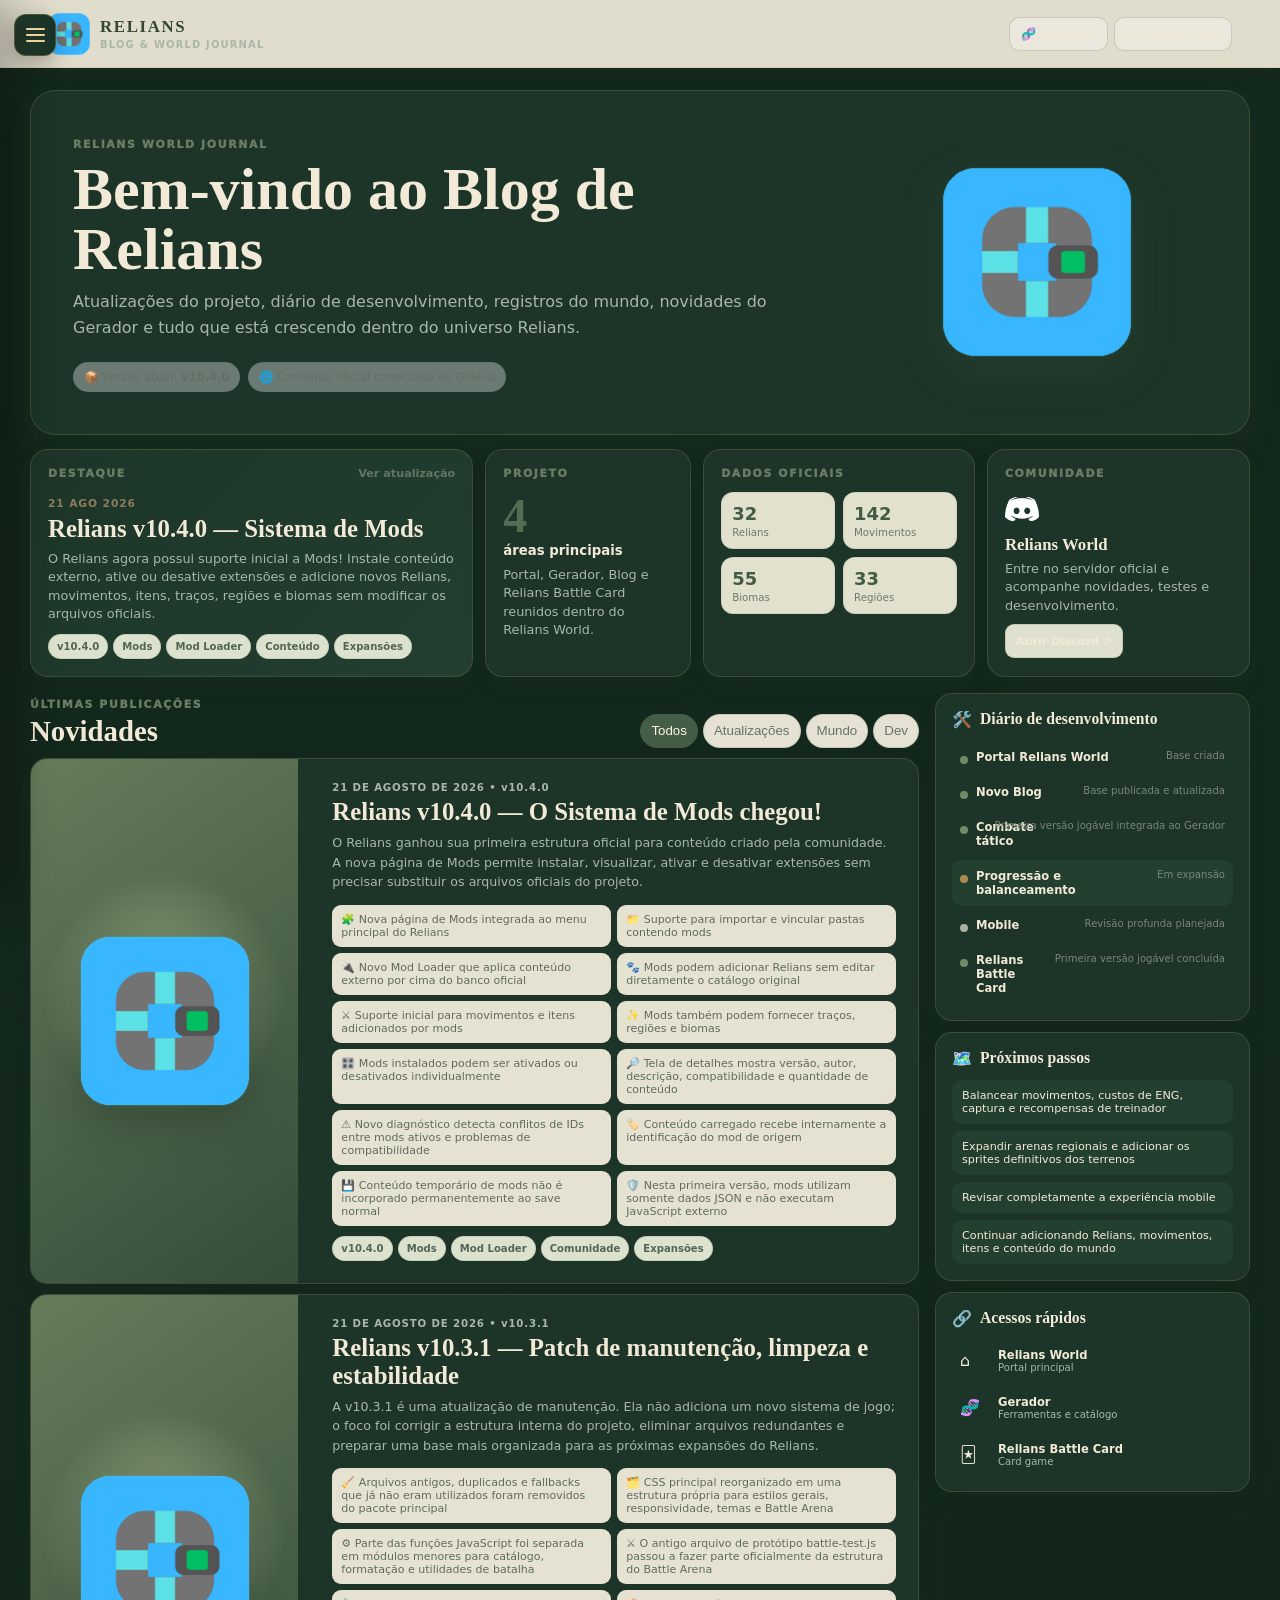
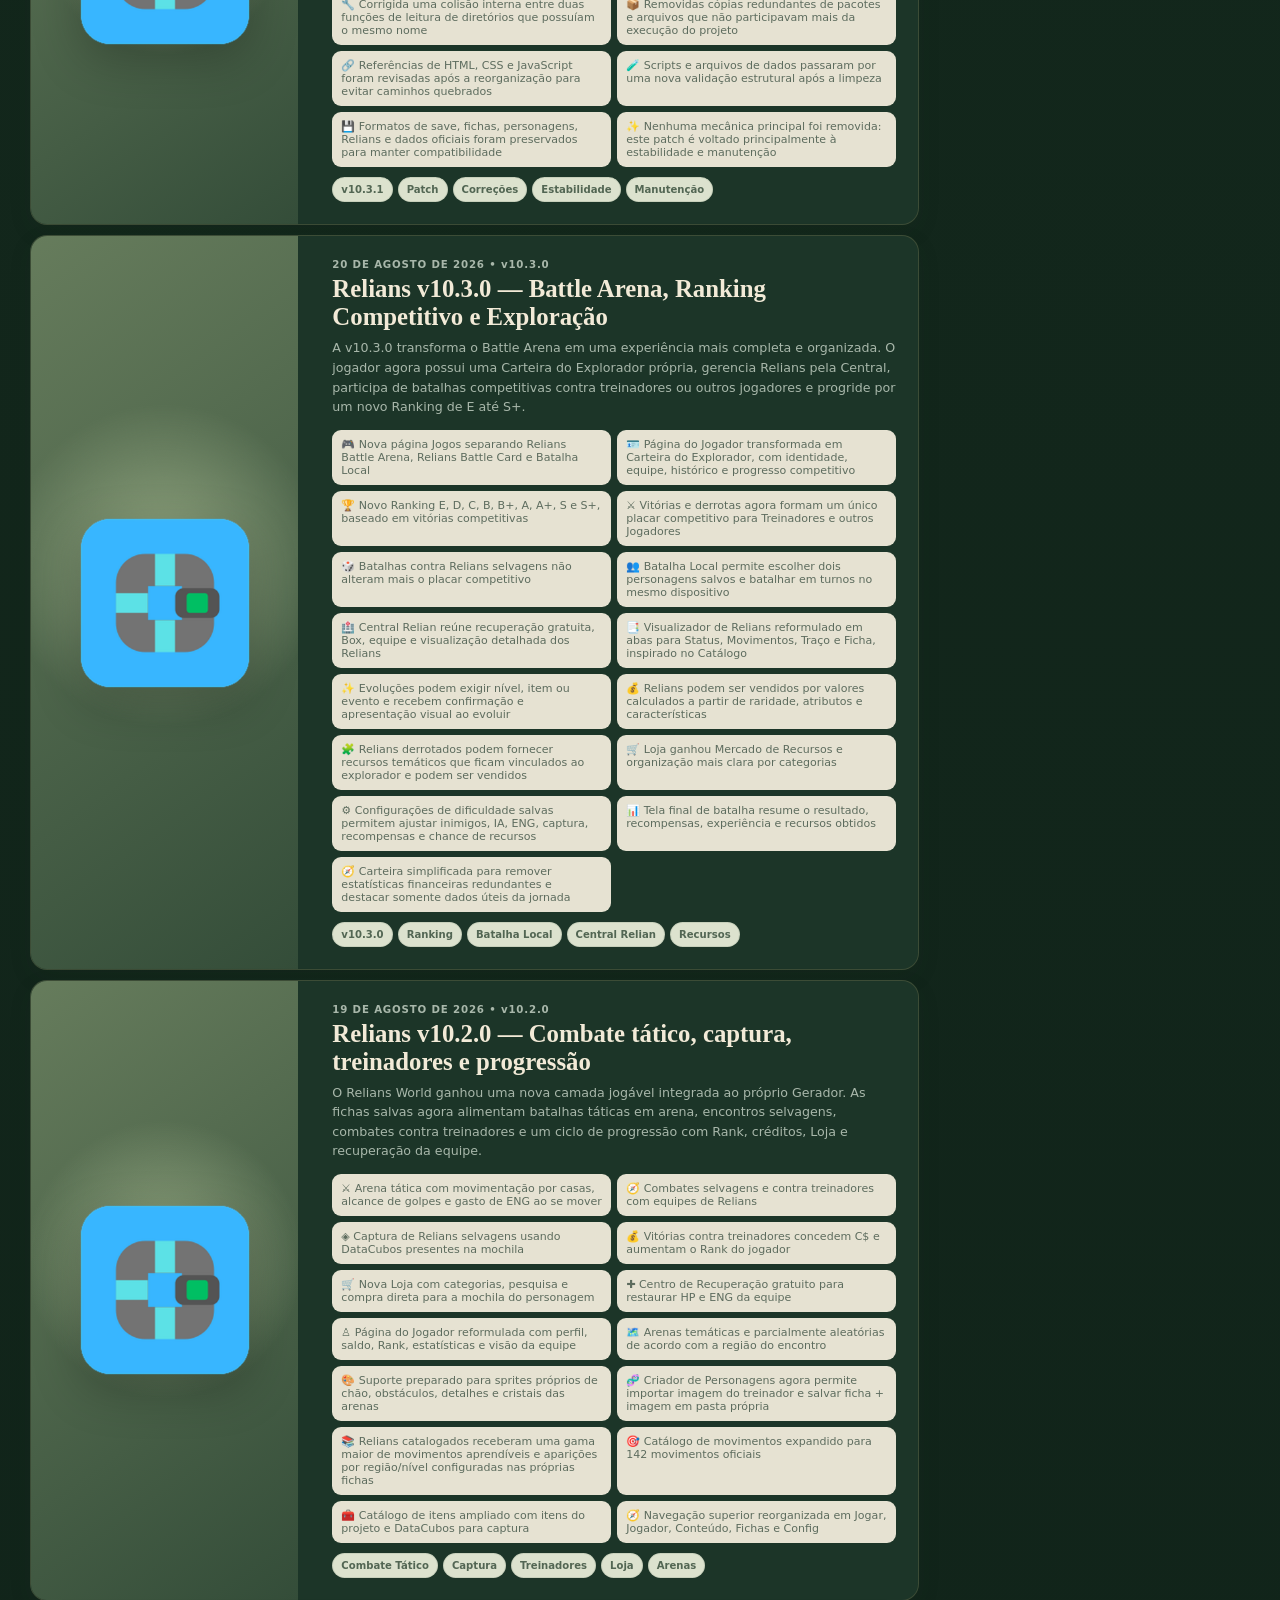
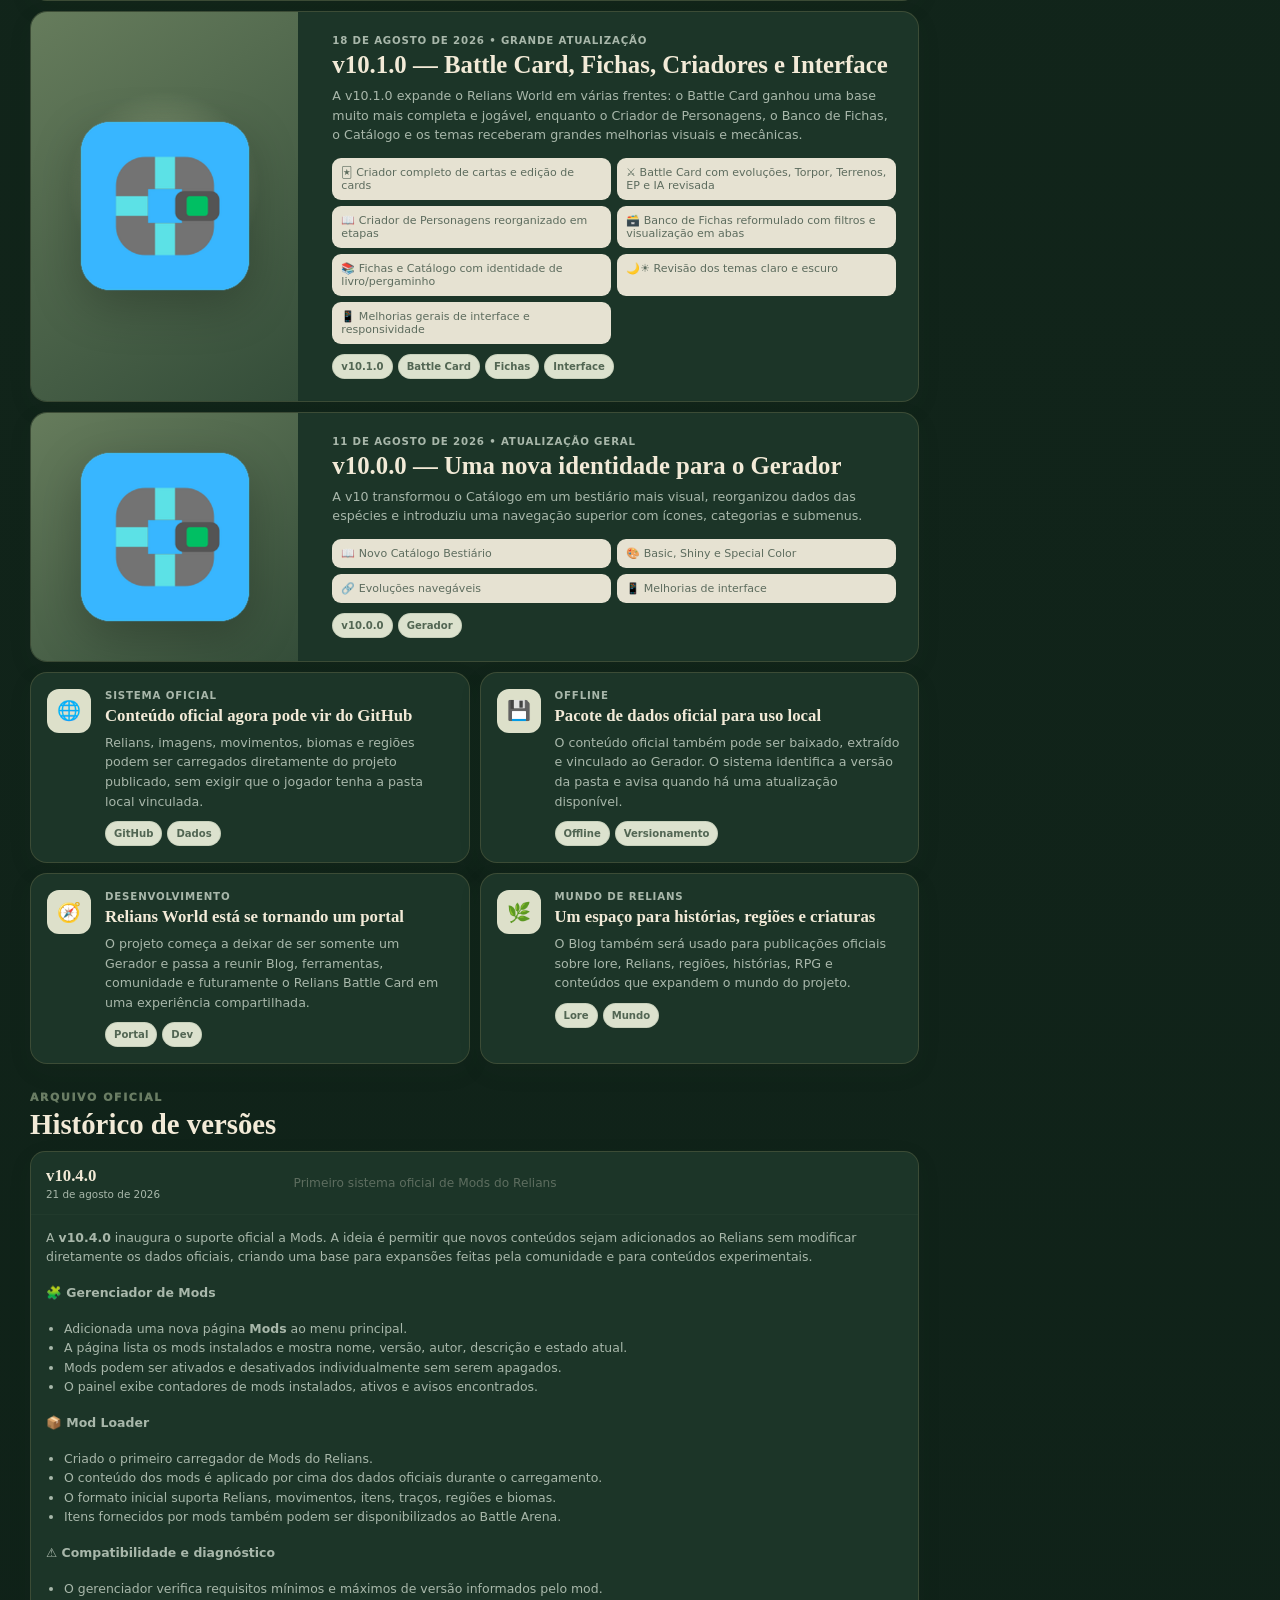
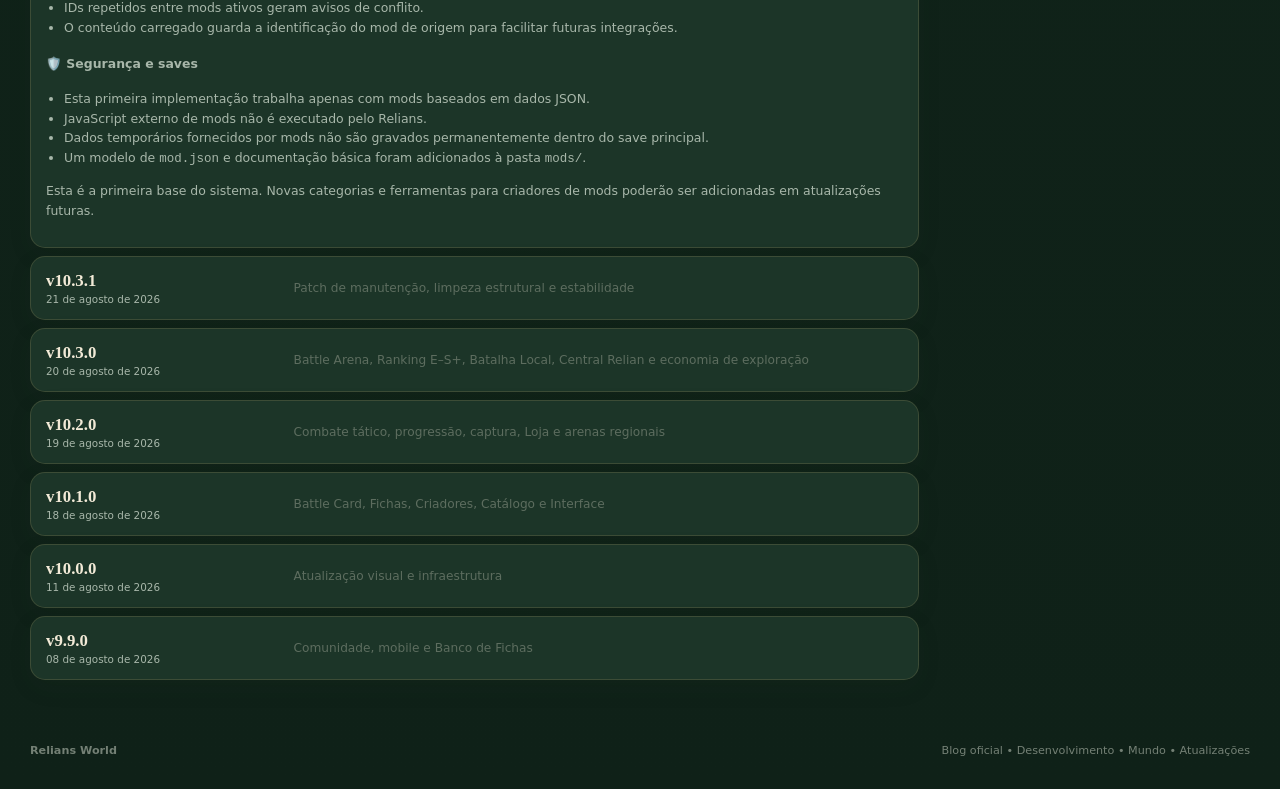
<file: updates.html>
<!DOCTYPE html>
<html lang="pt-BR">
<head>
  <meta charset="UTF-8" />
  <meta name="viewport" content="width=device-width, initial-scale=1.0" />
  <meta name="theme-color" content="#2f4936" />
  <title>Relians World — Blog e Novidades</title>
  <link rel="icon" href="assets/icons/favicon.ico" sizes="any" />
  <link rel="apple-touch-icon" href="assets/icons/apple-touch-icon.png" />
  <link rel="stylesheet" href="site-nav.css" />
  <link rel="stylesheet" href="blog.css" />
  <link rel="stylesheet" href="world-theme.css" />
  <link rel="stylesheet" href="world-mobile.css" />
  <link rel="stylesheet" href="styles/core/theme-fixes.css" />
</head>
<body class="blog-page relians-blog-page">
  <header class="blog-topbar">
    <a class="blog-brand" href="index.html">
      <img src="assets/icons/icon-192.png" alt="" />
      <span><strong>RELIANS</strong><small>Blog & World Journal</small></span>
    </a>

    <div class="blog-top-actions">
      <a href="generator.html">🧬 Gerador</a>
      <a href="tcg.html">🃏 Battle Card</a>
    </div>
  </header>

  <main class="blog-shell">
    <section class="blog-hero">
      <div class="blog-hero-copy">
        <span class="blog-eyebrow">RELIANS WORLD JOURNAL</span>
        <h1>Bem-vindo ao Blog de Relians</h1>
        <p>Atualizações do projeto, diário de desenvolvimento, registros do mundo, novidades do Gerador e tudo que está crescendo dentro do universo Relians.</p>
        <div class="blog-hero-meta">
          <span>📦 Versão atual: <b>v10.4.0</b></span>
          <span>🌐 Conteúdo oficial conectado ao GitHub</span>
        </div>
      </div>
      <div class="blog-hero-mark">
        <img src="assets/icons/icon-512.png" alt="Símbolo de Relians" />
      </div>
    </section>

    <section class="blog-dashboard">
      <article class="dashboard-card feature-card">
        <div class="card-heading">
          <span class="blog-eyebrow">DESTAQUE</span>
          <a href="#v10-4-0">Ver atualização</a>
        </div>
        <div class="feature-copy">
          <span class="feature-date">21 AGO 2026</span>
          <h2>Relians v10.4.0 — Sistema de Mods</h2>
          <p>O Relians agora possui suporte inicial a Mods! Instale conteúdo externo, ative ou desative extensões e adicione novos Relians, movimentos, itens, traços, regiões e biomas sem modificar os arquivos oficiais.</p>
          <div class="tag-row">
            <span class="tag">v10.4.0</span>
            <span class="tag">Mods</span>
            <span class="tag">Mod Loader</span>
            <span class="tag">Conteúdo</span>
            <span class="tag">Expansões</span>
          </div>
        </div>
      </article>

      <article class="dashboard-card compact-card">
        <div class="card-heading">
          <span class="blog-eyebrow">PROJETO</span>
        </div>
        <div class="metric-big">4</div>
        <strong>áreas principais</strong>
        <p>Portal, Gerador, Blog e Relians Battle Card reunidos dentro do Relians World.</p>
      </article>

      <article class="dashboard-card compact-card">
        <div class="card-heading">
          <span class="blog-eyebrow">DADOS OFICIAIS</span>
        </div>
        <div class="mini-stats">
          <div><b>32</b><span>Relians</span></div>
          <div><b>142</b><span>Movimentos</span></div>
          <div><b>55</b><span>Biomas</span></div>
          <div><b>33</b><span>Regiões</span></div>
        </div>
      </article>

      <article class="dashboard-card compact-card community-card">
        <div class="card-heading">
          <span class="blog-eyebrow">COMUNIDADE</span>
        </div>
        <img src="assets/icons/discord-white.png" data-discord-theme-icon alt="" class="community-icon" />
        <h3>Relians World</h3>
        <p>Entre no servidor oficial e acompanhe novidades, testes e desenvolvimento.</p>
        <a class="soft-button" href="https://discord.gg/2HkmeKVXjM" target="_blank" rel="noopener noreferrer">Abrir Discord ↗</a>
      </article>
    </section>

    <div class="blog-main-grid">
      <section class="blog-column">
        <div class="section-title">
          <div><span class="blog-eyebrow">ÚLTIMAS PUBLICAÇÕES</span><h2>Novidades</h2></div>
          <div class="blog-filter-tabs" role="tablist" aria-label="Filtrar posts">
            <button class="active" type="button" data-blog-filter="all">Todos</button>
            <button type="button" data-blog-filter="update">Atualizações</button>
            <button type="button" data-blog-filter="world">Mundo</button>
            <button type="button" data-blog-filter="dev">Dev</button>
          </div>
        </div>

        <div class="post-grid" id="blogPostGrid">
          <article class="blog-post major" id="v10-4-0" data-blog-kind="update">
            <div class="post-art emblem-art">
              <img src="assets/icons/icon-512.png" alt="" />
            </div>
            <div class="post-copy">
              <div class="post-meta">21 DE AGOSTO DE 2026 • v10.4.0</div>
              <h3>Relians v10.4.0 — O Sistema de Mods chegou!</h3>
              <p>O Relians ganhou sua primeira estrutura oficial para conteúdo criado pela comunidade. A nova página de Mods permite instalar, visualizar, ativar e desativar extensões sem precisar substituir os arquivos oficiais do projeto.</p>
              <div class="post-details">
                <span>🧩 Nova página de Mods integrada ao menu principal do Relians</span>
                <span>📁 Suporte para importar e vincular pastas contendo mods</span>
                <span>🔌 Novo Mod Loader que aplica conteúdo externo por cima do banco oficial</span>
                <span>🐾 Mods podem adicionar Relians sem editar diretamente o catálogo original</span>
                <span>⚔️ Suporte inicial para movimentos e itens adicionados por mods</span>
                <span>✨ Mods também podem fornecer traços, regiões e biomas</span>
                <span>🎛️ Mods instalados podem ser ativados ou desativados individualmente</span>
                <span>🔎 Tela de detalhes mostra versão, autor, descrição, compatibilidade e quantidade de conteúdo</span>
                <span>⚠️ Novo diagnóstico detecta conflitos de IDs entre mods ativos e problemas de compatibilidade</span>
                <span>🏷️ Conteúdo carregado recebe internamente a identificação do mod de origem</span>
                <span>💾 Conteúdo temporário de mods não é incorporado permanentemente ao save normal</span>
                <span>🛡️ Nesta primeira versão, mods utilizam somente dados JSON e não executam JavaScript externo</span>
              </div>
              <div class="tag-row">
                <span class="tag">v10.4.0</span><span class="tag">Mods</span><span class="tag">Mod Loader</span><span class="tag">Comunidade</span><span class="tag">Expansões</span>
              </div>
            </div>
          </article>

          <article class="blog-post major" id="v10-3-1" data-blog-kind="update">
            <div class="post-art emblem-art">
              <img src="assets/icons/icon-512.png" alt="" />
            </div>
            <div class="post-copy">
              <div class="post-meta">21 DE AGOSTO DE 2026 • v10.3.1</div>
              <h3>Relians v10.3.1 — Patch de manutenção, limpeza e estabilidade</h3>
              <p>A v10.3.1 é uma atualização de manutenção. Ela não adiciona um novo sistema de jogo; o foco foi corrigir a estrutura interna do projeto, eliminar arquivos redundantes e preparar uma base mais organizada para as próximas expansões do Relians.</p>
              <div class="post-details">
                <span>🧹 Arquivos antigos, duplicados e fallbacks que já não eram utilizados foram removidos do pacote principal</span>
                <span>🗂️ CSS principal reorganizado em uma estrutura própria para estilos gerais, responsividade, temas e Battle Arena</span>
                <span>⚙️ Parte das funções JavaScript foi separada em módulos menores para catálogo, formatação e utilidades de batalha</span>
                <span>⚔️ O antigo arquivo de protótipo battle-test.js passou a fazer parte oficialmente da estrutura do Battle Arena</span>
                <span>🔧 Corrigida uma colisão interna entre duas funções de leitura de diretórios que possuíam o mesmo nome</span>
                <span>📦 Removidas cópias redundantes de pacotes e arquivos que não participavam mais da execução do projeto</span>
                <span>🔗 Referências de HTML, CSS e JavaScript foram revisadas após a reorganização para evitar caminhos quebrados</span>
                <span>🧪 Scripts e arquivos de dados passaram por uma nova validação estrutural após a limpeza</span>
                <span>💾 Formatos de save, fichas, personagens, Relians e dados oficiais foram preservados para manter compatibilidade</span>
                <span>✨ Nenhuma mecânica principal foi removida: este patch é voltado principalmente à estabilidade e manutenção</span>
              </div>
              <div class="tag-row">
                <span class="tag">v10.3.1</span><span class="tag">Patch</span><span class="tag">Correções</span><span class="tag">Estabilidade</span><span class="tag">Manutenção</span>
              </div>
            </div>
          </article>

          <article class="blog-post major" id="v10-3" data-blog-kind="update">
            <div class="post-art emblem-art">
              <img src="assets/icons/icon-512.png" alt="" />
            </div>
            <div class="post-copy">
              <div class="post-meta">20 DE AGOSTO DE 2026 • v10.3.0</div>
              <h3>Relians v10.3.0 — Battle Arena, Ranking Competitivo e Exploração</h3>
              <p>A v10.3.0 transforma o Battle Arena em uma experiência mais completa e organizada. O jogador agora possui uma Carteira do Explorador própria, gerencia Relians pela Central, participa de batalhas competitivas contra treinadores ou outros jogadores e progride por um novo Ranking de E até S+.</p>
              <div class="post-details">
                <span>🎮 Nova página Jogos separando Relians Battle Arena, Relians Battle Card e Batalha Local</span>
                <span>🪪 Página do Jogador transformada em Carteira do Explorador, com identidade, equipe, histórico e progresso competitivo</span>
                <span>🏆 Novo Ranking E, D, C, B, B+, A, A+, S e S+, baseado em vitórias competitivas</span>
                <span>⚔️ Vitórias e derrotas agora formam um único placar competitivo para Treinadores e outros Jogadores</span>
                <span>🎲 Batalhas contra Relians selvagens não alteram mais o placar competitivo</span>
                <span>👥 Batalha Local permite escolher dois personagens salvos e batalhar em turnos no mesmo dispositivo</span>
                <span>🏥 Central Relian reúne recuperação gratuita, Box, equipe e visualização detalhada dos Relians</span>
                <span>📑 Visualizador de Relians reformulado em abas para Status, Movimentos, Traço e Ficha, inspirado no Catálogo</span>
                <span>✨ Evoluções podem exigir nível, item ou evento e recebem confirmação e apresentação visual ao evoluir</span>
                <span>💰 Relians podem ser vendidos por valores calculados a partir de raridade, atributos e características</span>
                <span>🧩 Relians derrotados podem fornecer recursos temáticos que ficam vinculados ao explorador e podem ser vendidos</span>
                <span>🛒 Loja ganhou Mercado de Recursos e organização mais clara por categorias</span>
                <span>⚙️ Configurações de dificuldade salvas permitem ajustar inimigos, IA, ENG, captura, recompensas e chance de recursos</span>
                <span>📊 Tela final de batalha resume o resultado, recompensas, experiência e recursos obtidos</span>
                <span>🧭 Carteira simplificada para remover estatísticas financeiras redundantes e destacar somente dados úteis da jornada</span>
              </div>
              <div class="tag-row">
                <span class="tag">v10.3.0</span><span class="tag">Ranking</span><span class="tag">Batalha Local</span><span class="tag">Central Relian</span><span class="tag">Recursos</span>
              </div>
            </div>
          </article>

          <article class="blog-post major" id="battle-update" data-blog-kind="update">
            <div class="post-art emblem-art">
              <img src="assets/icons/icon-512.png" alt="" />
            </div>
            <div class="post-copy">
              <div class="post-meta">19 DE AGOSTO DE 2026 • v10.2.0</div>
              <h3>Relians v10.2.0 — Combate tático, captura, treinadores e progressão</h3>
              <p>O Relians World ganhou uma nova camada jogável integrada ao próprio Gerador. As fichas salvas agora alimentam batalhas táticas em arena, encontros selvagens, combates contra treinadores e um ciclo de progressão com Rank, créditos, Loja e recuperação da equipe.</p>
              <div class="post-details">
                <span>⚔️ Arena tática com movimentação por casas, alcance de golpes e gasto de ENG ao se mover</span>
                <span>🧭 Combates selvagens e contra treinadores com equipes de Relians</span>
                <span>◈ Captura de Relians selvagens usando DataCubos presentes na mochila</span>
                <span>💰 Vitórias contra treinadores concedem C$ e aumentam o Rank do jogador</span>
                <span>🛒 Nova Loja com categorias, pesquisa e compra direta para a mochila do personagem</span>
                <span>✚ Centro de Recuperação gratuito para restaurar HP e ENG da equipe</span>
                <span>♙ Página do Jogador reformulada com perfil, saldo, Rank, estatísticas e visão da equipe</span>
                <span>🗺️ Arenas temáticas e parcialmente aleatórias de acordo com a região do encontro</span>
                <span>🎨 Suporte preparado para sprites próprios de chão, obstáculos, detalhes e cristais das arenas</span>
                <span>🧬 Criador de Personagens agora permite importar imagem do treinador e salvar ficha + imagem em pasta própria</span>
                <span>📚 Relians catalogados receberam uma gama maior de movimentos aprendíveis e aparições por região/nível configuradas nas próprias fichas</span>
                <span>🎯 Catálogo de movimentos expandido para 142 movimentos oficiais</span>
                <span>🧰 Catálogo de itens ampliado com itens do projeto e DataCubos para captura</span>
                <span>🧭 Navegação superior reorganizada em Jogar, Jogador, Conteúdo, Fichas e Config</span>
              </div>
              <div class="tag-row">
                <span class="tag">Combate Tático</span>
                <span class="tag">Captura</span>
                <span class="tag">Treinadores</span>
                <span class="tag">Loja</span>
                <span class="tag">Arenas</span>
              </div>
            </div>
          </article>

          <article class="blog-post major" id="v10-1" data-blog-kind="update">
            <div class="post-art emblem-art">
              <img src="assets/icons/icon-512.png" alt="" />
            </div>
            <div class="post-copy">
              <div class="post-meta">18 DE AGOSTO DE 2026 • GRANDE ATUALIZAÇÃO</div>
              <h3>v10.1.0 — Battle Card, Fichas, Criadores e Interface</h3>
              <p>A v10.1.0 expande o Relians World em várias frentes: o Battle Card ganhou uma base muito mais completa e jogável, enquanto o Criador de Personagens, o Banco de Fichas, o Catálogo e os temas receberam grandes melhorias visuais e mecânicas.</p>
              <div class="post-details">
                <span>🃏 Criador completo de cartas e edição de cards</span>
                <span>⚔️ Battle Card com evoluções, Torpor, Terrenos, EP e IA revisada</span>
                <span>📖 Criador de Personagens reorganizado em etapas</span>
                <span>🗃️ Banco de Fichas reformulado com filtros e visualização em abas</span>
                <span>📚 Fichas e Catálogo com identidade de livro/pergaminho</span>
                <span>🌙☀️ Revisão dos temas claro e escuro</span>
                <span>📱 Melhorias gerais de interface e responsividade</span>
              </div>
              <div class="tag-row"><span class="tag">v10.1.0</span><span class="tag">Battle Card</span><span class="tag">Fichas</span><span class="tag">Interface</span></div>
            </div>
          </article>

          <article class="blog-post major" id="v10" data-blog-kind="update">
            <div class="post-art emblem-art">
              <img src="assets/icons/icon-512.png" alt="" />
            </div>
            <div class="post-copy">
              <div class="post-meta">11 DE AGOSTO DE 2026 • ATUALIZAÇÃO GERAL</div>
              <h3>v10.0.0 — Uma nova identidade para o Gerador</h3>
              <p>A v10 transformou o Catálogo em um bestiário mais visual, reorganizou dados das espécies e introduziu uma navegação superior com ícones, categorias e submenus.</p>
              <div class="post-details">
                <span>📖 Novo Catálogo Bestiário</span>
                <span>🎨 Basic, Shiny e Special Color</span>
                <span>🔗 Evoluções navegáveis</span>
                <span>📱 Melhorias de interface</span>
              </div>
              <div class="tag-row"><span class="tag">v10.0.0</span><span class="tag">Gerador</span></div>
            </div>
          </article>

          <article class="blog-post" data-blog-kind="update">
            <div class="post-icon">🌐</div>
            <div class="post-copy">
              <div class="post-meta">SISTEMA OFICIAL</div>
              <h3>Conteúdo oficial agora pode vir do GitHub</h3>
              <p>Relians, imagens, movimentos, biomas e regiões podem ser carregados diretamente do projeto publicado, sem exigir que o jogador tenha a pasta local vinculada.</p>
              <div class="tag-row"><span class="tag">GitHub</span><span class="tag">Dados</span></div>
            </div>
          </article>

          <article class="blog-post" data-blog-kind="update">
            <div class="post-icon">💾</div>
            <div class="post-copy">
              <div class="post-meta">OFFLINE</div>
              <h3>Pacote de dados oficial para uso local</h3>
              <p>O conteúdo oficial também pode ser baixado, extraído e vinculado ao Gerador. O sistema identifica a versão da pasta e avisa quando há uma atualização disponível.</p>
              <div class="tag-row"><span class="tag">Offline</span><span class="tag">Versionamento</span></div>
            </div>
          </article>

          <article class="blog-post" data-blog-kind="dev">
            <div class="post-icon">🧭</div>
            <div class="post-copy">
              <div class="post-meta">DESENVOLVIMENTO</div>
              <h3>Relians World está se tornando um portal</h3>
              <p>O projeto começa a deixar de ser somente um Gerador e passa a reunir Blog, ferramentas, comunidade e futuramente o Relians Battle Card em uma experiência compartilhada.</p>
              <div class="tag-row"><span class="tag">Portal</span><span class="tag">Dev</span></div>
            </div>
          </article>

          <article class="blog-post" data-blog-kind="world">
            <div class="post-icon">🌿</div>
            <div class="post-copy">
              <div class="post-meta">MUNDO DE RELIANS</div>
              <h3>Um espaço para histórias, regiões e criaturas</h3>
              <p>O Blog também será usado para publicações oficiais sobre lore, Relians, regiões, histórias, RPG e conteúdos que expandem o mundo do projeto.</p>
              <div class="tag-row"><span class="tag">Lore</span><span class="tag">Mundo</span></div>
            </div>
          </article>
        </div>

        <section class="version-archive">
          <div class="section-title">
            <div><span class="blog-eyebrow">ARQUIVO OFICIAL</span><h2>Histórico de versões</h2></div>
          </div>

          <details class="version-entry" open>
            <summary>
              <span><b>v10.4.0</b><small>21 de agosto de 2026</small></span>
              <span>Primeiro sistema oficial de Mods do Relians</span>
            </summary>
            <div class="version-body">
              <p>A <b>v10.4.0</b> inaugura o suporte oficial a Mods. A ideia é permitir que novos conteúdos sejam adicionados ao Relians sem modificar diretamente os dados oficiais, criando uma base para expansões feitas pela comunidade e para conteúdos experimentais.</p>

              <h4>🧩 Gerenciador de Mods</h4>
              <ul>
                <li>Adicionada uma nova página <b>Mods</b> ao menu principal.</li>
                <li>A página lista os mods instalados e mostra nome, versão, autor, descrição e estado atual.</li>
                <li>Mods podem ser ativados e desativados individualmente sem serem apagados.</li>
                <li>O painel exibe contadores de mods instalados, ativos e avisos encontrados.</li>
              </ul>

              <h4>📦 Mod Loader</h4>
              <ul>
                <li>Criado o primeiro carregador de Mods do Relians.</li>
                <li>O conteúdo dos mods é aplicado por cima dos dados oficiais durante o carregamento.</li>
                <li>O formato inicial suporta Relians, movimentos, itens, traços, regiões e biomas.</li>
                <li>Itens fornecidos por mods também podem ser disponibilizados ao Battle Arena.</li>
              </ul>

              <h4>⚠️ Compatibilidade e diagnóstico</h4>
              <ul>
                <li>O gerenciador verifica requisitos mínimos e máximos de versão informados pelo mod.</li>
                <li>IDs repetidos entre mods ativos geram avisos de conflito.</li>
                <li>O conteúdo carregado guarda a identificação do mod de origem para facilitar futuras integrações.</li>
              </ul>

              <h4>🛡️ Segurança e saves</h4>
              <ul>
                <li>Esta primeira implementação trabalha apenas com mods baseados em dados JSON.</li>
                <li>JavaScript externo de mods não é executado pelo Relians.</li>
                <li>Dados temporários fornecidos por mods não são gravados permanentemente dentro do save principal.</li>
                <li>Um modelo de <code>mod.json</code> e documentação básica foram adicionados à pasta <code>mods/</code>.</li>
              </ul>

              <p>Esta é a primeira base do sistema. Novas categorias e ferramentas para criadores de mods poderão ser adicionadas em atualizações futuras.</p>
            </div>
          </details>

          <details class="version-entry">
            <summary>
              <span><b>v10.3.1</b><small>21 de agosto de 2026</small></span>
              <span>Patch de manutenção, limpeza estrutural e estabilidade</span>
            </summary>
            <div class="version-body">
              <p>A <b>v10.3.1</b> é um patch corretivo voltado à saúde interna do projeto. A atualização reorganiza arquivos acumulados durante o desenvolvimento, remove redundâncias e corrige pontos estruturais sem alterar o funcionamento esperado das mecânicas atuais.</p>

              <h4>🧹 Limpeza e organização</h4>
              <ul>
                <li>Removidos arquivos CSS antigos que já haviam sido substituídos pela nova estrutura de estilos.</li>
                <li>Removidos arquivos duplicados e recursos internos que não eram mais carregados pelo projeto.</li>
                <li>O código do Battle Arena deixou de utilizar nomenclatura de protótipo e foi movido para sua estrutura definitiva.</li>
              </ul>

              <h4>🔧 Correções internas</h4>
              <ul>
                <li>Corrigida uma colisão entre duas funções de leitura de diretórios que compartilhavam o mesmo nome.</li>
                <li>Funções reutilizáveis começaram a ser separadas em módulos próprios de catálogo, formatação e batalha.</li>
                <li>Referências locais de HTML, CSS e JavaScript foram revisadas após a reorganização.</li>
              </ul>

              <h4>🧪 Validação e compatibilidade</h4>
              <ul>
                <li>Scripts JavaScript e arquivos JSON foram revisados após a limpeza estrutural.</li>
                <li>Os caminhos utilizados pelas páginas principais foram conferidos para evitar arquivos ausentes.</li>
                <li>O formato dos saves e das fichas existentes foi preservado.</li>
                <li>Battle Arena, Battle Card, Gerador, Catálogo, Carteira do Explorador e demais sistemas permanecem disponíveis.</li>
              </ul>

              <p><b>Nota:</b> por ser uma atualização corretiva da linha v10.3, ela utiliza a terceira casa da versão: <b>v10.3.1</b>.</p>
            </div>
          </details>

          <details class="version-entry">
            <summary>
              <span><b>v10.3.0</b><small>20 de agosto de 2026</small></span>
              <span>Battle Arena, Ranking E–S+, Batalha Local, Central Relian e economia de exploração</span>
            </summary>
            <div class="version-body">
              <p>A <b>v10.3.0</b> aprofunda o lado jogável de Relians, reorganizando o Battle Arena e conectando competição, gerenciamento da equipe, evolução, exploração e economia em um fluxo único.</p>

              <h4>🏆 Ranking e placar competitivo</h4>
              <ul>
                <li>Novo Ranking oficial: <b>E, D, C, B, B+, A, A+, S e S+</b>.</li>
                <li>Progressão por vitórias: D em 10, C em 25, B em 40, B+ em 55, A em 70, A+ em 85, S em 100 e S+ em 120 vitórias.</li>
                <li>Carteira exibe emblema temático, cor própria, barra de progresso, próximo Rank e vitórias restantes.</li>
                <li><b>Vitórias e Derrotas</b> são um único registro competitivo, válido apenas contra Treinadores e outros Jogadores.</li>
                <li>Encontros selvagens, capturas e fugas não alteram mais o placar competitivo.</li>
              </ul>

              <h4>👥 Batalha Local</h4>
              <ul>
                <li>Novo modo para escolher <b>dois personagens salvos</b> e um Relian de cada equipe.</li>
                <li>Os jogadores alternam os turnos no mesmo dispositivo.</li>
                <li>O vencedor recebe uma Vitória competitiva e o perdedor uma Derrota.</li>
                <li>HP permanente, XP e C$ não são alterados pelo duelo local.</li>
              </ul>

              <h4>🪪 Carteira do Explorador</h4>
              <ul>
                <li>A antiga Página do Jogador foi reorganizada como <b>Carteira do Explorador</b>.</li>
                <li>Informações financeiras históricas e contadores redundantes foram removidos da interface.</li>
                <li>O foco agora fica em identidade, Rank, saldo atual, Vitórias, Derrotas, Capturas, equipe e histórico.</li>
                <li>Dados econômicos internos continuam preservados nos saves para os sistemas que dependem deles.</li>
              </ul>

              <h4>🏥 Central Relian, Box e equipe</h4>
              <ul>
                <li>A Central Relian reúne recuperação gratuita, gerenciamento da <b>Box</b> e seleção da equipe do explorador.</li>
                <li>Relians capturados podem ser inspecionados diretamente pela Central.</li>
                <li>O visualizador foi redesenhado no estilo do Catálogo e dividido em <b>Status, Movimentos, Traço e Ficha</b>.</li>
                <li>HP, ENG e XP possuem barras visuais e os atributos receberam cartões próprios.</li>
              </ul>

              <h4>✨ Evolução</h4>
              <ul>
                <li>Evoluções podem ser configuradas por <b>nível, item, evento</b> e outras condições específicas.</li>
                <li>Quando um Relian está pronto, a equipe apresenta a opção de evoluí-lo.</li>
                <li>A evolução exige confirmação e possui popup próprio para apresentar a transformação.</li>
              </ul>

              <h4>💰 Venda, drops e recursos</h4>
              <ul>
                <li>Relians podem ser vendidos; o valor considera raridade, atributos e características da ficha.</li>
                <li>Relians derrotados podem deixar <b>recursos temáticos</b> ligados a seus elementos.</li>
                <li>Entre os materiais estão Escama Abissal, Cinza Ígnea, Fibra Vital, Cristal de Geada, Poeira Astral e outros.</li>
                <li>Existe chance de obter o raro <b>Núcleo Relian</b>.</li>
                <li>A Loja recebeu um Mercado de Recursos para vender materiais individualmente ou em conjunto.</li>
              </ul>

              <h4>⚙️ Dificuldade e fluxo de batalha</h4>
              <ul>
                <li>Perfis <b>Casual, Normal, Desafiador e Pesadelo</b>, além de ajustes personalizados.</li>
                <li>A dificuldade pode modificar nível e atributos inimigos, IA, custo de movimentação, captura, C$, XP e drops.</li>
                <li>As configurações são salvas e podem ser alteradas posteriormente.</li>
                <li>O encerramento da batalha ganhou uma tela de resultado com dados do confronto e recompensas obtidas.</li>
              </ul>

              <h4>🎮 Organização dos jogos</h4>
              <ul>
                <li>Nova página <b>Jogos</b> para reunir os modos jogáveis de Relians.</li>
                <li>Battle Arena e Battle Card ficam separados das ferramentas de criação de fichas.</li>
                <li>A navegação foi ajustada para deixar mais clara a diferença entre jogar, gerenciar personagens e criar conteúdo.</li>
              </ul>
            </div>
          </details>

          <details class="version-entry">
            <summary>
              <span><b>v10.2.0</b><small>19 de agosto de 2026</small></span>
              <span>Combate tático, progressão, captura, Loja e arenas regionais</span>
            </summary>
            <div class="version-body">
              <p>A <b>v10.2.0</b> expande o Gerador para além da criação de fichas, conectando os dados dos Relians a uma experiência de batalha, captura e progressão de jogador.</p>

              <h4>⚔️ Combate de Relians</h4>
              <ul>
                <li>Nova <b>arena tática em grade</b>, com movimentação por casas e alcance próprio para os movimentos.</li>
                <li>A movimentação utiliza <b>ENG</b>, criando uma camada de posicionamento e administração de energia.</li>
                <li>Interface de combate reorganizada com movimentos na lateral, arena central e mochila em popup.</li>
                <li>Fluxo de turnos, dano, derrota, troca de Relian e encerramento de batalha integrados às fichas salvas.</li>
                <li>Relians utilizam a <b>imagem correspondente à sua coloração</b> Basic, Shiny ou Special.</li>
              </ul>

              <h4>◈ Captura e DataCubos</h4>
              <ul>
                <li>Relians selvagens podem ser <b>capturados durante o combate</b>.</li>
                <li>A captura exige um <b>DataCubo na mochila</b> e consome a unidade utilizada.</li>
                <li>Foram adicionados DataCubos de diferentes níveis, com bônus distintos de captura.</li>
                <li>Relians pertencentes a treinadores não podem ser capturados.</li>
              </ul>

              <h4>♙ Treinadores, Rank e Créditos</h4>
              <ul>
                <li>Novo modo de <b>batalha contra treinadores</b> com equipes controladas pela IA.</li>
                <li>Vitórias contra treinadores concedem <b>C$</b> e contam para o progresso competitivo do personagem.</li>
                <li>O jogador pode subir pelos Ranks <b>Iniciante, Bronze, Prata, Ouro, Platina e Mestre</b>.</li>
                <li>A Página do Jogador agora mostra Rank, saldo, histórico de batalhas, capturas, derrotas e equipe ativa.</li>
              </ul>

              <h4>🛒 Loja e itens</h4>
              <ul>
                <li>Nova <b>Loja do Jogador</b>, usando os créditos obtidos em batalhas contra treinadores.</li>
                <li>Itens separados por categorias, com busca, descrição, efeito e preço.</li>
                <li>Compras entram diretamente na mochila do personagem ativo.</li>
                <li>O catálogo de itens foi ampliado com os itens do projeto e com os novos DataCubos.</li>
              </ul>

              <h4>✚ Centro de Recuperação</h4>
              <ul>
                <li>Nova página exclusiva para recuperar Relians fora de batalha.</li>
                <li>Recuperação de <b>HP e ENG é gratuita</b>, evitando que o jogador fique impedido de continuar por falta de C$.</li>
                <li>É possível recuperar um Relian individualmente ou restaurar a equipe inteira.</li>
              </ul>

              <h4>🗺️ Arenas regionais</h4>
              <ul>
                <li>A arena pode assumir temas como água, fogo, terra, floresta, gelo, deserto, Astral, Halo, Umbral, Tempestade, Éter, pântano e celeste.</li>
                <li>O tema é escolhido com base na <b>região do encontro</b>.</li>
                <li>Obstáculos, cristais de ENG e detalhes do cenário são distribuídos de forma parcialmente aleatória a cada batalha.</li>
                <li>Foi preparada a pasta <b>assets/arena_tiles</b> para receber sprites personalizados das casas da arena.</li>
              </ul>

              <h4>🧬 Fichas, treinador e conteúdo</h4>
              <ul>
                <li>O Criador de Personagens recebeu importação de <b>imagem do treinador</b>, com prévia e salvamento junto da ficha.</li>
                <li>Fichas de jogadores podem ser organizadas em <b>Fichas_Jogadores/&lt;personagem&gt;/</b>.</li>
                <li>Os Relians catalogados receberam <b>mais movimentos aprendíveis diretamente em suas fichas oficiais</b>.</li>
                <li>Regiões, biomas e faixas de nível de aparição foram revisados para dar mais coerência aos encontros.</li>
                <li>O projeto agora conta com <b>142 movimentos</b> cadastrados.</li>
              </ul>

              <h4>🧭 Interface e navegação</h4>
              <ul>
                <li>Menu superior reorganizado em <b>Jogar, Jogador, Conteúdo, Fichas e Config</b>.</li>
                <li>Página do Jogador reformulada como dashboard.</li>
                <li>Loja e Centro de Recuperação ganharam interfaces próprias e atalhos entre si.</li>
                <li>Diversos ajustes de layout foram feitos para reduzir rolagem e melhorar o uso em telas menores.</li>
              </ul>
            </div>
          </details>

          <details class="version-entry">
            <summary>
              <span><b>v10.1.0</b><small>18 de agosto de 2026</small></span>
              <span>Battle Card, Fichas, Criadores, Catálogo e Interface</span>
            </summary>
            <div class="version-body">
              <p>Uma das maiores atualizações de Relians até agora. O Battle Card recebeu sistemas completos de criação, decks e combate, enquanto o RPG/Gerador ganhou uma reformulação no Criador de Personagens, Banco de Fichas, visualização das fichas, Catálogo e temas.</p>

              <h4>🃏 Relians Battle Card</h4>
              <ul>
                <li>Novo <b>criador de cartas</b> com suporte para Relians, Movimentos, Itens, Treinadores e Terrenos, cada categoria com características e visual próprios.</li>
                <li>Cards de Relians podem possuir <b>até dois elementos</b>, imagem própria, HP, ATK/DEF, habilidades, marcadores e custos de EP.</li>
                <li><b>Sistema de evolução funcional</b>: Relians podem possuir múltiplas evoluções possíveis e a nova carta substitui exatamente o Relian escolhido no campo.</li>
                <li><b>Edição de cartas já criadas</b>, sem precisar apagar e recriar tudo.</li>
                <li><b>Biblioteca e coleção de cartas</b> reformuladas, incluindo visualização ampliada.</li>
                <li><b>Deck Builder</b> e seleção de decks diferentes para jogador e oponente.</li>
                <li>Decks de teste <b>Torrovino — Ígnea/Colossal</b> e <b>Plantorco — Vital/Colossal</b>.</li>
                <li><b>Tela de batalha retrabalhada</b>, mais compacta e organizada para reduzir a necessidade de rolagem constante.</li>
                <li>O jogador pode escolher <b>qual Relian inimigo atacar</b>.</li>
                <li><b>Sistema de Torpor</b> integrado ao combate.</li>
                <li><b>Terrenos funcionais</b>, gerando EP a cada turno e podendo aplicar cura, dano, aumento de ATK/DEF e outros efeitos.</li>
                <li><b>Sistema de EP revisado</b>: NET não é um elemento e pode ser pago usando EP de qualquer cor; custos elementais exigem a cor indicada.</li>
                <li>O estoque de EP é exibido <b>separadamente por elemento</b>.</li>
                <li>Itens, Movimentos, Treinadores e Terrenos receberam <b>campos e comportamentos próprios</b> no criador.</li>
                <li>Movimentos podem ser <b>vinculados a Relians específicos</b> ou permanecer genéricos.</li>
                <li>A aba <b>Ações</b> mostra o ataque básico e os Movimentos realmente disponíveis para cada Relian.</li>
                <li>As abas <b>Terrenos, Relians e Info da Batalha</b> passaram a ter funções reais.</li>
                <li>Jogador e oponente possuem HP de batalha e campos vazios permitem <b>dano direto</b>.</li>
                <li>A mão inicial garante um Terreno quando o deck possui esse tipo de carta.</li>
                <li>Cartas da mão podem ser abertas em <b>Ler mais</b> antes de serem jogadas.</li>
                <li>Melhorias na <b>IA do oponente</b>, incluindo uso de Terrenos, Movimentos, invocações, escolha de alvos e respeito às regras de evolução.</li>
              </ul>

              <h4>📖 Criador de Personagens</h4>
              <ul>
                <li>Criação reorganizada em etapas: <b>Identidade, Atributos, Inventário e Equipe</b>.</li>
                <li>Navegação entre etapas com <b>Anterior e Próximo</b>, além da opção de mostrar tudo.</li>
                <li>Melhor distribuição dos campos e redução da sensação de formulário excessivamente comprido.</li>
                <li>Melhor organização de atributos, perícias, equipamentos e Relians.</li>
                <li>Prévia da ficha reformulada com inspiração na estética de <b>livro/pergaminho</b> do Catálogo de Relians.</li>
              </ul>

              <h4>🗃️ Banco de Fichas</h4>
              <ul>
                <li>Página reorganizada para aproveitar melhor a largura disponível e oferecer mais espaço entre os elementos.</li>
                <li>Filtros rápidos entre <b>Todas, Relians e Personagens</b>.</li>
                <li>Cards e navegação entre fichas reorganizados.</li>
                <li>Fichas de personagens divididas em <b>Resumo, Inventário e Relians</b>.</li>
                <li>Fichas de Relians divididas em <b>Atributos, Traço e Movimentos</b>.</li>
                <li>Equipamentos, mochila e equipe de Relians receberam uma organização mais prática.</li>
                <li>Atributos e perícias ganharam uma apresentação mais clara.</li>
                <li>Controles de <b>PV e Stamina</b> passam a atualizar visualmente em tempo real.</li>
                <li>A visualização das fichas ganhou uma identidade mais próxima de uma verdadeira <b>ficha/livro de RPG</b>.</li>
              </ul>

              <h4>📚 Catálogo de Relians</h4>
              <ul>
                <li>O Catálogo preserva sua identidade de <b>livro/pergaminho</b> tanto no tema claro quanto no escuro.</li>
                <li>Textos, descrições, abas, habitats e informações internas permanecem legíveis independentemente do tema da interface.</li>
                <li>O tema escuro não altera mais a “tinta” do livro para branco nem aplica fundos que prejudiquem a estética de página impressa.</li>
              </ul>

              <h4>🌙☀️ Temas e Interface</h4>
              <ul>
                <li>Revisão geral dos <b>temas claro e escuro</b> em Portal, Gerador, Blog, Banco de Fichas e Battle Card.</li>
                <li>Cards do tema claro usam tons de <b>bege mais confortáveis</b>, evitando excesso de branco puro.</li>
                <li>Cards do tema escuro utilizam superfícies realmente escuras com textos claros e melhor contraste.</li>
                <li>Correções de contraste em títulos, textos secundários, botões, menus, inputs e controles.</li>
                <li>Correções nos <b>botões e menus superiores</b> do Gerador.</li>
                <li>Ícone do Discord possui variantes específicas: <b>preta no tema claro e branca no tema escuro</b>.</li>
                <li>A <b>logo oficial de Relians</b> foi aplicada à página principal.</li>
                <li>Melhorias gerais de <b>responsividade e adaptação mobile</b>.</li>
                <li>O botão redundante <b>Comunidade</b> foi removido do Gerador, mantendo o acesso pela página principal.</li>
              </ul>

              <h4>⚙️ Projeto e dados</h4>
              <ul>
                <li>Versão geral do projeto atualizada para <b>v10.1.0</b>.</li>
                <li>Pacote de dados oficial atualizado para acompanhar a nova versão.</li>
                <li>Melhor consistência visual entre Portal, Gerador, Catálogo, Banco de Fichas, Blog e Battle Card.</li>
                <li>Diversos ajustes menores de interface e estrutura para facilitar futuras expansões.</li>
              </ul>
            </div>
          </details>

          <details class="version-entry">
            <summary>
              <span><b>v10.0.0</b><small>11 de agosto de 2026</small></span>
              <span>Atualização visual e infraestrutura</span>
            </summary>
            <div class="version-body">
              <p>Novo Catálogo Bestiário, navegação reorganizada, melhorias de dados das espécies, suporte a conteúdo oficial pelo GitHub e pacote de dados offline com versionamento.</p>
            </div>
          </details>

          <details class="version-entry">
            <summary>
              <span><b>v9.9.0</b><small>08 de agosto de 2026</small></span>
              <span>Comunidade, mobile e Banco de Fichas</span>
            </summary>
            <div class="version-body">
              <p>A v9.9.0 introduziu a área Criadores e Relians World, a página de Novidades e Blog, correções do Banco de Fichas, melhorias no salvamento de Relians, reorganização mobile e suporte à instalação como PWA.</p>
              <ul>
                <li>Banco de Fichas corrigido para Relians.</li>
                <li>Melhorias em personagens, equipe e Relians possuídos.</li>
                <li>Correção do botão Salvar ficha.</li>
                <li>Biblioteca de Movimentos corrigida no mobile.</li>
                <li>Importação, exportação e save local preservados.</li>
              </ul>
            </div>
          </details>
        </section>
      </section>

      <aside class="blog-sidebar">
        <section class="side-panel">
          <div class="panel-title"><span>🛠️</span><h3>Diário de desenvolvimento</h3></div>
          <div class="timeline">
            <div class="timeline-item done"><b>Portal Relians World</b><span>Base criada</span></div>
            <div class="timeline-item done"><b>Novo Blog</b><span>Base publicada e atualizada</span></div>
            <div class="timeline-item done"><b>Combate tático</b><span>Primeira versão jogável integrada ao Gerador</span></div>
            <div class="timeline-item current"><b>Progressão e balanceamento</b><span>Em expansão</span></div>
            <div class="timeline-item"><b>Mobile</b><span>Revisão profunda planejada</span></div>
            <div class="timeline-item done"><b>Relians Battle Card</b><span>Primeira versão jogável concluída</span></div>
          </div>
        </section>

        <section class="side-panel">
          <div class="panel-title"><span>🗺️</span><h3>Próximos passos</h3></div>
          <div class="roadmap-list">
            <div>Balancear movimentos, custos de ENG, captura e recompensas de treinador</div>
            <div>Expandir arenas regionais e adicionar os sprites definitivos dos terrenos</div>
            <div>Revisar completamente a experiência mobile</div>
            <div>Continuar adicionando Relians, movimentos, itens e conteúdo do mundo</div>
          </div>
        </section>

        <section class="side-panel quick-links">
          <div class="panel-title"><span>🔗</span><h3>Acessos rápidos</h3></div>
          <a href="index.html"><span>⌂</span><b>Relians World</b><small>Portal principal</small></a>
          <a href="generator.html"><span>🧬</span><b>Gerador</b><small>Ferramentas e catálogo</small></a>
          <a href="tcg.html"><span>🃏</span><b>Relians Battle Card</b><small>Card game</small></a>
        </section>
      </aside>
    </div>
  </main>

  <footer class="blog-footer">
    <strong>Relians World</strong>
    <span>Blog oficial • Desenvolvimento • Mundo • Atualizações</span>
  </footer>

  <script src="blog.js"></script>
  <script src="site-nav.js"></script>
</body>
</html>
</file>
<file: portal.css>
:root{
  color-scheme:dark;
  --bg:#10241b;
  --bg2:#172e22;
  --panel:#efe9d7;
  --panel2:#e4ddc8;
  --ink:#203224;
  --muted:#68786b;
  --green:#36533b;
  --green2:#213d2d;
  --line:rgba(65,92,67,.22);
  --gold:#bd9455;
}
*{box-sizing:border-box}
html{min-height:100%;background:var(--bg)}
body{
  margin:0;
  min-height:100vh;
  font-family:Inter,ui-sans-serif,system-ui,-apple-system,BlinkMacSystemFont,"Segoe UI",sans-serif;
  background:
    radial-gradient(circle at 14% 8%,rgba(154,188,129,.15),transparent 26%),
    linear-gradient(180deg,#163022,#0d2118 72%);
  color:#f6f2e7;
}
a{color:inherit}
.portal-topbar{
  position:sticky;top:0;z-index:30;
  min-height:72px;
  display:flex;align-items:center;justify-content:space-between;gap:18px;
  padding:10px clamp(16px,4vw,54px);
  background:rgba(15,35,25,.9);
  backdrop-filter:blur(14px);
  border-bottom:1px solid rgba(213,190,139,.18);
}
.portal-brand{display:flex;align-items:center;gap:10px;text-decoration:none}
.portal-brand img{width:42px;height:42px;border-radius:12px}
.portal-brand strong{display:block;font-family:Georgia,serif;font-size:1.2rem;letter-spacing:.12em;color:#f2dfb5}
.portal-brand small{display:block;color:#9ab39e;font-size:.68rem;text-transform:uppercase;letter-spacing:.18em}
.portal-quick-nav{display:flex;align-items:center;gap:5px}
.portal-quick-nav a{
  padding:9px 12px;border-radius:10px;text-decoration:none;
  color:#d9e4d9;font-size:.82rem;font-weight:750
}
.portal-quick-nav a:hover{background:rgba(229,205,153,.1);color:#ffe9bb}
.portal-shell{width:min(1180px,calc(100% - 30px));margin:0 auto;padding:34px 0 70px}
.portal-hero{
  min-height:370px;
  display:grid;grid-template-columns:minmax(0,1.25fr) minmax(220px,.75fr);
  align-items:center;gap:28px;
  padding:clamp(28px,5vw,58px);
  border:1px solid rgba(224,203,156,.22);
  border-radius:28px;
  overflow:hidden;
  background:
    linear-gradient(115deg,rgba(33,63,43,.98),rgba(55,78,50,.88)),
    var(--green);
  box-shadow:0 24px 60px rgba(0,0,0,.25);
}
.portal-eyebrow{font-size:.72rem;font-weight:900;letter-spacing:.16em;color:#cdb17c}
.portal-hero h1{
  margin:5px 0 12px;
  font:700 clamp(3rem,9vw,6.7rem)/.88 Georgia,serif;
  letter-spacing:.035em;color:#f4dfad
}
.portal-hero p{max-width:720px;margin:0;color:#d6e1d2;line-height:1.7;font-size:1.03rem}
.portal-hero-actions{display:flex;flex-wrap:wrap;gap:10px;margin-top:24px}
.portal-button{
  min-height:44px;display:inline-flex;align-items:center;justify-content:center;
  padding:10px 16px;border:1px solid rgba(231,211,169,.26);border-radius:12px;
  text-decoration:none;font-weight:850;background:rgba(10,35,23,.34)
}
.portal-button.primary{background:#e7dfc5;color:#29402e;border-color:#e7dfc5}
.portal-hero-emblem{display:grid;place-items:center}
.portal-hero-emblem img{width:min(270px,90%);filter:drop-shadow(0 18px 26px rgba(0,0,0,.28))}
.portal-section{margin-top:32px}
.portal-section-heading{display:flex;justify-content:space-between;align-items:end;gap:24px;margin-bottom:15px}
.portal-section-heading h2,.portal-highlight h2{margin:4px 0 0;font:700 clamp(1.7rem,4vw,2.5rem) Georgia,serif;color:#f2e2bd}
.portal-section-heading p{margin:0;color:#aebcaf}
.portal-grid{display:grid;grid-template-columns:repeat(2,minmax(0,1fr));gap:14px}
.portal-card{
  min-height:205px;position:relative;
  display:grid;grid-template-columns:54px minmax(0,1fr) auto;align-items:start;gap:14px;
  padding:22px;border-radius:21px;text-decoration:none;
  background:var(--panel);color:var(--ink);border:1px solid rgba(255,255,255,.28);
  box-shadow:0 12px 32px rgba(0,0,0,.16);
  transition:transform .16s ease,box-shadow .16s ease
}
.portal-card:hover{transform:translateY(-3px);box-shadow:0 18px 38px rgba(0,0,0,.23)}
.portal-card-icon{
  width:50px;height:50px;display:grid;place-items:center;border-radius:14px;
  background:#d7ddc1;font-size:1.55rem
}
.portal-card-icon img{width:28px;height:28px;object-fit:contain}
.portal-card small{font-size:.67rem;font-weight:950;letter-spacing:.12em;color:#788674}
.portal-card h3{margin:5px 0 8px;font:700 1.35rem Georgia,serif}
.portal-card p{margin:0;color:var(--muted);line-height:1.5;font-size:.88rem}
.portal-card-arrow{align-self:center;font-size:1.35rem;color:#79907b}
.blog-card{background:#eee7d5}.tcg-card{background:#e6dfcf}.discord-card{background:#e9e4d7}
.portal-highlight{
  margin-top:16px;padding:24px 26px;border-radius:22px;
  display:flex;align-items:center;justify-content:space-between;gap:24px;
  background:linear-gradient(115deg,#263f2e,#1d3527);
  border:1px solid rgba(220,194,141,.19)
}
.portal-highlight p{margin:7px 0 0;color:#c4d1c4;line-height:1.55}
.portal-footer{
  width:min(1180px,calc(100% - 30px));margin:0 auto;
  padding:0 0 34px;display:flex;justify-content:space-between;gap:20px;
  color:#829989;font-size:.75rem
}
@media(max-width:760px){
  .portal-topbar{min-height:62px;padding:8px 12px}
  .portal-brand img{width:36px;height:36px}
  .portal-quick-nav{gap:2px;overflow-x:auto;max-width:62vw}
  .portal-quick-nav a{padding:8px;font-size:.72rem;white-space:nowrap}
  .portal-shell{width:min(100% - 18px,1180px);padding-top:12px}
  .portal-hero{min-height:0;grid-template-columns:1fr;padding:25px 20px;border-radius:20px}
  .portal-hero-emblem{display:none}
  .portal-hero h1{font-size:clamp(3rem,20vw,5rem)}
  .portal-section-heading{display:block}
  .portal-section-heading p{margin-top:7px}
  .portal-grid{grid-template-columns:1fr}
  .portal-card{min-height:0;padding:17px;grid-template-columns:46px minmax(0,1fr) auto}
  .portal-card-icon{width:44px;height:44px}
  .portal-highlight{display:grid;padding:20px}
  .portal-highlight .portal-button{width:100%}
  .portal-footer{width:calc(100% - 22px);display:grid;gap:4px}
}
@media(max-width:430px){
  .portal-brand small{display:none}
  .portal-quick-nav a:nth-child(4){display:none}
  .portal-card{grid-template-columns:42px minmax(0,1fr)}
  .portal-card-arrow{display:none}
}

/* Relians Games */
.games-selection-grid{grid-template-columns:repeat(2,minmax(0,1fr))}
.game-selection-card{min-height:230px;align-items:flex-start}
.game-status-chip{display:inline-flex;margin-top:12px;padding:5px 9px;border-radius:999px;font-size:.68rem;font-weight:800;letter-spacing:.05em;border:1px solid rgba(255,255,255,.12);opacity:.78}
.game-status-chip.available{opacity:1}
.arena-card{position:relative;overflow:hidden}
.arena-card::before{content:"";position:absolute;inset:auto -20% -70% 25%;height:170px;border-radius:50%;background:radial-gradient(circle,rgba(112,92,205,.18),transparent 68%);pointer-events:none}
@media(max-width:760px){.games-selection-grid{grid-template-columns:1fr}.game-selection-card{min-height:190px}}
</file>
<file: site-nav.css>
/* =========================================================
   RELIANS WORLD — Navegação lateral compartilhada
   Etapa 2/6
   ========================================================= */
:root{
  --rw-nav-bg:#183225;
  --rw-nav-bg-deep:#10261b;
  --rw-nav-panel:#eae3cf;
  --rw-nav-ink:#243629;
  --rw-nav-muted:#718075;
  --rw-nav-gold:#c7a15e;
  --rw-nav-line:rgba(224,202,151,.22);
}
*{box-sizing:border-box}

.rw-nav-toggle{
  position:fixed;
  top:14px;
  left:14px;
  z-index:1200;
  width:42px;
  height:42px;
  display:grid;
  place-items:center;
  padding:0;
  border:1px solid rgba(225,203,153,.25);
  border-radius:12px;
  background:rgba(17,42,29,.94);
  color:#f2dfb3;
  box-shadow:0 7px 22px rgba(0,0,0,.26);
  backdrop-filter:blur(10px);
  cursor:pointer;
  transition:transform .16s ease,background .16s ease,border-color .16s ease;
}
.rw-nav-toggle:hover{
  transform:translateY(-1px);
  background:#274631;
  border-color:rgba(225,203,153,.5);
}
.rw-nav-toggle:focus-visible{
  outline:2px solid #edcf91;
  outline-offset:3px;
}
.rw-nav-toggle-lines,
.rw-nav-toggle-lines::before,
.rw-nav-toggle-lines::after{
  width:19px;
  height:2px;
  display:block;
  border-radius:999px;
  background:currentColor;
  transition:transform .18s ease,opacity .18s ease;
}
.rw-nav-toggle-lines{position:relative}
.rw-nav-toggle-lines::before,
.rw-nav-toggle-lines::after{
  content:"";
  position:absolute;
  left:0;
}
.rw-nav-toggle-lines::before{top:-6px}
.rw-nav-toggle-lines::after{top:6px}

.rw-nav-open .rw-nav-toggle-lines{background:transparent}
.rw-nav-open .rw-nav-toggle-lines::before{top:0;transform:rotate(45deg)}
.rw-nav-open .rw-nav-toggle-lines::after{top:0;transform:rotate(-45deg)}

.rw-nav-backdrop{
  position:fixed;
  inset:0;
  z-index:1180;
  background:rgba(5,18,12,.54);
  opacity:0;
  visibility:hidden;
  transition:opacity .18s ease,visibility .18s ease;
  backdrop-filter:blur(2px);
}
.rw-nav-open .rw-nav-backdrop{
  opacity:1;
  visibility:visible;
}

.rw-side-nav{
  position:fixed;
  inset:0 auto 0 0;
  z-index:1190;
  width:min(310px,88vw);
  padding:78px 14px 18px;
  display:flex;
  flex-direction:column;
  gap:14px;
  overflow-y:auto;
  overflow-x:hidden;
  background:
    radial-gradient(circle at 0 0,rgba(118,155,100,.17),transparent 30%),
    linear-gradient(180deg,var(--rw-nav-bg),var(--rw-nav-bg-deep));
  border-right:1px solid var(--rw-nav-line);
  box-shadow:16px 0 44px rgba(0,0,0,.32);
  transform:translateX(-102%);
  transition:transform .22s cubic-bezier(.2,.75,.25,1);
}
.rw-nav-open .rw-side-nav{transform:translateX(0)}

.rw-side-brand{
  display:flex;
  align-items:center;
  gap:11px;
  padding:7px 8px 15px;
  border-bottom:1px solid rgba(226,204,157,.15);
  text-decoration:none;
  color:#f4e5be;
}
.rw-side-brand img{
  width:45px;
  height:45px;
  border-radius:12px;
  object-fit:cover;
}
.rw-side-brand strong{
  display:block;
  font-family:Georgia,"Times New Roman",serif;
  font-size:1.08rem;
  letter-spacing:.09em;
}
.rw-side-brand small{
  display:block;
  margin-top:2px;
  color:#9db19f;
  font-size:.66rem;
  letter-spacing:.12em;
  text-transform:uppercase;
}

.rw-side-group{
  display:grid;
  gap:5px;
}
.rw-side-label{
  padding:0 10px 4px;
  color:#91a595;
  font-size:.64rem;
  font-weight:900;
  letter-spacing:.15em;
  text-transform:uppercase;
}
.rw-side-link{
  min-height:48px;
  display:grid;
  grid-template-columns:34px minmax(0,1fr) auto;
  align-items:center;
  gap:9px;
  padding:8px 10px;
  border:1px solid transparent;
  border-radius:12px;
  color:#dce7dc;
  text-decoration:none;
  transition:background .15s ease,border-color .15s ease,color .15s ease,transform .15s ease;
}
.rw-side-link:hover{
  background:rgba(233,214,173,.08);
  border-color:rgba(225,201,148,.15);
  color:#fff1c9;
  transform:translateX(2px);
}
.rw-side-link.active{
  background:linear-gradient(90deg,rgba(202,164,91,.18),rgba(88,119,78,.12));
  border-color:rgba(217,183,116,.34);
  color:#ffe8b6;
}
.rw-side-link-icon{
  width:32px;
  height:32px;
  display:grid;
  place-items:center;
  border-radius:9px;
  background:rgba(5,24,15,.38);
  border:1px solid rgba(223,199,146,.12);
  font-size:1rem;
}
.rw-side-link-icon img{
  width:20px;
  height:20px;
  object-fit:contain;
}
.rw-side-link-copy{
  min-width:0;
}
.rw-side-link-copy b{
  display:block;
  font-size:.82rem;
}
.rw-side-link-copy small{
  display:block;
  margin-top:2px;
  color:#95a798;
  font-size:.66rem;
  line-height:1.2;
}
.rw-side-link-arrow{
  color:#b8a16e;
  font-size:.95rem;
}

.rw-side-footer{
  margin-top:auto;
  padding:13px 10px 2px;
  border-top:1px solid rgba(226,204,157,.14);
  color:#78907e;
  font-size:.65rem;
  line-height:1.45;
}
.rw-side-footer b{
  display:block;
  color:#aabeaa;
  margin-bottom:2px;
}

/* Reserva visual para o botão no topo sem quebrar os layouts existentes. */
body.rw-nav-ready .portal-topbar{
  padding-left:max(70px,clamp(70px,5vw,86px));
}
body.rw-nav-ready .app-header.topbar{
  padding-left:max(70px,clamp(70px,5vw,86px));
}
body.rw-nav-ready .site-header{
  padding-left:max(70px,clamp(70px,5vw,86px));
}

@media(max-width:760px){
  .rw-nav-toggle{
    top:10px;
    left:9px;
    width:39px;
    height:39px;
    border-radius:10px;
  }
  .rw-side-nav{
    width:min(300px,91vw);
    padding:66px 10px 14px;
  }
  body.rw-nav-ready .portal-topbar,
  body.rw-nav-ready .app-header.topbar,
  body.rw-nav-ready .site-header{
    padding-left:58px!important;
  }
  .rw-side-link{
    min-height:52px;
  }
}

@media(prefers-reduced-motion:reduce){
  .rw-side-nav,.rw-nav-backdrop,.rw-nav-toggle,.rw-side-link,
  .rw-nav-toggle-lines,.rw-nav-toggle-lines::before,.rw-nav-toggle-lines::after{
    transition:none!important;
  }
}


/* =========================================================
   Central de Jogos Relians
   ========================================================= */
.games-hub-panel{max-width:1240px;margin:0 auto;padding-bottom:24px}
.games-hero{
  display:flex;
  align-items:center;
  justify-content:space-between;
  gap:20px;
  padding:24px;
  margin-bottom:14px;
  background:
    radial-gradient(circle at 80% 20%,rgba(83,191,198,.12),transparent 35%),
    linear-gradient(160deg,rgba(28,34,44,.98),rgba(18,23,31,.98));
  overflow:hidden;
}
.games-hero h2{margin:.25rem 0;font-size:clamp(2rem,4vw,3.1rem)}
.games-hero p{margin:.35rem 0 0;opacity:.72;max-width:720px}
.games-hero-badge{
  padding:10px 14px;
  border-radius:999px;
  border:1px solid rgba(83,191,198,.28);
  background:rgba(83,191,198,.08);
  font-size:.72rem;
  font-weight:900;
  letter-spacing:.08em;
  white-space:nowrap;
}
.games-grid{
  display:grid;
  grid-template-columns:repeat(3,minmax(0,1fr));
  gap:12px;
}
.game-card{
  display:grid;
  grid-template-columns:56px minmax(0,1fr);
  gap:14px;
  padding:18px;
  min-height:220px;
  align-items:start;
}
.game-card.featured{
  grid-column:span 2;
  background:
    linear-gradient(160deg,rgba(83,191,198,.07),rgba(255,255,255,.015));
}
.game-card-icon{
  width:56px;height:56px;
  display:grid;place-items:center;
  border-radius:16px;
  font-size:1.55rem;
  background:rgba(83,191,198,.09);
  border:1px solid rgba(83,191,198,.18);
}
.game-card-content{display:flex;flex-direction:column;min-height:100%}
.game-card-tag{
  width:max-content;
  padding:3px 7px;
  border-radius:999px;
  font-size:.58rem;
  font-weight:900;
  letter-spacing:.08em;
  background:rgba(83,191,198,.08);
  border:1px solid rgba(83,191,198,.15);
}
.game-card h3{margin:8px 0 4px;font-size:1.25rem}
.game-card p{margin:0 0 12px;font-size:.83rem;opacity:.72;line-height:1.45}
.game-card-meta{display:flex;flex-wrap:wrap;gap:6px;margin-bottom:14px}
.game-card-meta span{
  padding:4px 7px;border-radius:999px;
  font-size:.64rem;
  background:rgba(255,255,255,.04);
  border:1px solid rgba(255,255,255,.06);
}
.game-card button{margin-top:auto;align-self:flex-start}
.game-card.locked{opacity:.72}

@media(max-width:900px){
  .games-grid{grid-template-columns:1fr}
  .game-card.featured{grid-column:auto}
}
@media(max-width:620px){
  .games-hero{align-items:flex-start;flex-direction:column}
  .game-card{grid-template-columns:1fr}
  .game-card-icon{width:48px;height:48px}
}

/* Navegação reorganizada em grupos */
.relians-main-nav{gap:6px;align-items:center}
.relians-main-nav>.nav-menu>.nav-menu-trigger{min-width:auto;padding-inline:11px}
.relians-main-nav .nav-dropdown{width:min(330px,calc(100vw - 24px))}
.relians-main-nav [data-nav-group="content"] .nav-dropdown{width:min(360px,calc(100vw - 24px))}
@media(max-width:900px){.relians-main-nav{justify-content:flex-start;overflow-x:auto;scrollbar-width:thin}.relians-main-nav>.nav-menu{flex:0 0 auto}}
</file>
<file: world-theme.css>
/* =========================================================
   RELIANS WORLD — IDENTIDADE VISUAL COMPARTILHADA
   Etapa 4/6
   Portal • Gerador • Blog • TCG
   ========================================================= */
:root{
  --rw-forest-950:#10261b;
  --rw-forest-900:#183225;
  --rw-forest-800:#274431;
  --rw-forest-700:#3b5940;
  --rw-moss:#788c6d;
  --rw-paper:#efe9d8;
  --rw-paper-deep:#e3dcc7;
  --rw-gold:#c39a58;
  --rw-gold-soft:#e7cf9a;
  --rw-ink:#2b392d;
  --rw-muted:#6e7c70;
  --rw-radius-sm:10px;
  --rw-radius-md:16px;
  --rw-radius-lg:22px;
  --rw-shadow:0 12px 32px rgba(27,43,31,.13);
}

/* Uma linguagem de marca comum em todas as páginas. */
.relians-portal-page,
.relians-generator-page,
.relians-blog-page,
.relians-tcg-page{
  --rw-brand-font:Georgia,"Times New Roman",serif;
}

/* Cabeçalhos diferentes, mas claramente pertencentes ao mesmo site. */
.relians-portal-page .portal-topbar,
.relians-tcg-page .portal-topbar,
.relians-blog-page .blog-topbar,
.relians-generator-page .app-header.topbar{
  border-bottom:1px solid rgba(195,154,88,.22)!important;
}

/* Portal / TCG */
.relians-portal-page .portal-brand strong,
.relians-tcg-page .portal-brand strong{
  font-family:var(--rw-brand-font)!important;
  color:#f0d9a7!important;
}
.relians-portal-page .portal-topbar,
.relians-tcg-page .portal-topbar{
  background:
    linear-gradient(180deg,rgba(18,42,29,.96),rgba(16,36,26,.96))!important;
}
.relians-portal-page .portal-card,
.relians-tcg-page .portal-card{
  border-color:rgba(90,110,86,.20)!important;
  box-shadow:var(--rw-shadow)!important;
}
.relians-portal-page .portal-card h3,
.relians-tcg-page .portal-card h3,
.relians-portal-page .portal-section-heading h2,
.relians-tcg-page .portal-section-heading h2{
  font-family:var(--rw-brand-font)!important;
}

/* Blog */
.relians-blog-page .blog-topbar{
  background:rgba(239,233,216,.94)!important;
}
.relians-blog-page .blog-brand strong,
.relians-blog-page h1,
.relians-blog-page h2,
.relians-blog-page h3{
  font-family:var(--rw-brand-font)!important;
}
.relians-blog-page .dashboard-card,
.relians-blog-page .blog-post,
.relians-blog-page .side-panel,
.relians-blog-page .version-entry{
  border-color:rgba(65,87,65,.20)!important;
  box-shadow:0 8px 24px rgba(38,58,41,.08)!important;
}

/* Gerador: mantém a interface técnica, mas o "chrome" passa a falar
   a mesma língua visual do Portal e do Blog. */
.relians-generator-page{
  --rw-generator-header:#183229;
  --rw-generator-header-2:#10271f;
}
.relians-generator-page .app-header.topbar{
  background:
    radial-gradient(circle at 45% -40%,rgba(141,165,112,.13),transparent 42%),
    linear-gradient(180deg,var(--rw-generator-header),var(--rw-generator-header-2))!important;
  box-shadow:0 8px 28px rgba(4,17,11,.30)!important;
}
.relians-generator-page .brand-block h1{
  font-family:var(--rw-brand-font)!important;
  letter-spacing:.02em;
  color:#f1dfb8!important;
}
.relians-generator-page .brand-block .version-label{
  color:#99b09c!important;
}
.relians-generator-page .header-navigation .nav-page-icon{
  color:#dfb86f!important;
  border-color:rgba(210,172,104,.28)!important;
  background:rgba(19,49,36,.68)!important;
}
.relians-generator-page .header-navigation .nav-main-link:hover,
.relians-generator-page .header-navigation .nav-menu-trigger:hover,
.relians-generator-page .header-navigation .nav-menu.open>.nav-menu-trigger{
  color:#ffedc3!important;
  background:rgba(195,154,88,.10)!important;
}
.relians-generator-page .header-navigation .nav-main-link.active,
.relians-generator-page .header-navigation .nav-menu.active-group>.nav-menu-trigger{
  color:#ffe5ad!important;
  background:linear-gradient(180deg,rgba(190,151,82,.16),rgba(74,112,78,.08))!important;
}
.relians-generator-page .header-navigation .nav-main-link::after,
.relians-generator-page .header-navigation .nav-menu-trigger::after{
  background:var(--rw-gold)!important;
}
.relians-generator-page .header-navigation .nav-dropdown{
  border-color:rgba(195,154,88,.36)!important;
  background:linear-gradient(180deg,rgba(24,50,37,.99),rgba(13,34,25,.99))!important;
}
.relians-generator-page .header-navigation .nav-sub-icon{
  color:#ddb76e!important;
}
.relians-generator-page .folder-status{
  background:#17382f!important;
  border-bottom-color:rgba(195,154,88,.15)!important;
}
.relians-generator-page .page-context-bar{
  background:linear-gradient(90deg,rgba(20,48,36,.97),rgba(27,61,46,.92))!important;
  border-bottom-color:rgba(195,154,88,.13)!important;
}
.relians-generator-page .page-context-bar b{
  color:#cfa55f!important;
}

/* Cards e botões de destaque recebem cantos/ritmo compatíveis. */
.relians-generator-page .card,
.relians-generator-page fieldset,
.relians-generator-page .catalog-profile,
.relians-generator-page .catalog-book-panel{
  border-radius:var(--rw-radius-md);
}
.relians-generator-page button.primary,
.relians-generator-page a.primary,
.relians-generator-page .toolbar-main{
  border-radius:var(--rw-radius-sm);
}

/* Barra lateral compartilhada: fica idêntica em todos os projetos. */
.rw-side-nav{
  --rw-nav-bg:var(--rw-forest-900);
  --rw-nav-bg-deep:var(--rw-forest-950);
}
.rw-side-brand strong{
  font-family:var(--rw-brand-font)!important;
  color:#f1ddb0!important;
}
.rw-side-link.active{
  border-color:rgba(195,154,88,.38)!important;
  background:linear-gradient(90deg,rgba(195,154,88,.18),rgba(80,117,78,.11))!important;
}
.rw-nav-toggle{
  border-color:rgba(195,154,88,.31)!important;
  color:#eed398!important;
}

/* Estados de interação iguais em todo o ecossistema. */
.relians-portal-page a:focus-visible,
.relians-blog-page a:focus-visible,
.relians-tcg-page a:focus-visible,
.relians-generator-page a:focus-visible,
.relians-portal-page button:focus-visible,
.relians-blog-page button:focus-visible,
.relians-tcg-page button:focus-visible,
.relians-generator-page button:focus-visible{
  outline:2px solid var(--rw-gold)!important;
  outline-offset:3px!important;
}

/* Pequeno tratamento consistente de seleção. */
::selection{
  background:#b99054;
  color:#14251a;
}

/* Mobile leve aqui; a revisão profunda continua na Etapa 5. */
@media(max-width:760px){
  .relians-portal-page .portal-topbar,
  .relians-tcg-page .portal-topbar,
  .relians-blog-page .blog-topbar,
  .relians-generator-page .app-header.topbar{
    min-height:58px;
  }
}

.relians-generator-page .world-product-label{
  display:block;
  margin-top:1px;
  color:#9db19e;
  font-size:.57rem;
  font-weight:850;
  letter-spacing:.10em;
  text-transform:uppercase;
}


/* =========================================================
   RELIANS WORLD — TEMA CLARO / ESCURO
   Alternado pelo menu lateral compartilhado
   ========================================================= */
html[data-rw-theme="dark"]{color-scheme:dark}
html[data-rw-theme="light"]{color-scheme:light}

.rw-theme-toggle{
  font:inherit;
  cursor:pointer;
  text-align:left;
}

/* Tema escuro — verde musgo */
html[data-rw-theme="dark"] body{
  --rw-surface:#173024;
  --rw-surface-2:#203b2c;
  --rw-text:#f2ead7;
  --rw-muted-theme:#a7b7a8;
}
html[data-rw-theme="dark"] .rw-side-nav{background:linear-gradient(180deg,#183225,#10261b)!important}
html[data-rw-theme="dark"] .relians-tcg-page,
html[data-rw-theme="dark"] .relians-portal-page{background:linear-gradient(180deg,#14291d,#0f2118)!important}
html[data-rw-theme="dark"] .relians-blog-page{background:linear-gradient(180deg,#183025,#10241b)!important;color:#f2ead7}
html[data-rw-theme="dark"] .relians-blog-page .blog-hero,
html[data-rw-theme="dark"] .relians-blog-page .dashboard-card,
html[data-rw-theme="dark"] .relians-blog-page .blog-post,
html[data-rw-theme="dark"] .relians-blog-page .side-panel,
html[data-rw-theme="dark"] .relians-blog-page .version-entry{
  background:#203a2c!important;color:#f1e8d5!important;border-color:rgba(221,189,123,.18)!important
}
html[data-rw-theme="dark"] .relians-blog-page p,
html[data-rw-theme="dark"] .relians-blog-page small{color:#b2c0b2!important}

/* Tema claro — bege quase branco */
html[data-rw-theme="light"] body{
  --rw-surface:#f2ecdd;
  --rw-surface-2:#e5decb;
  --rw-text:#29372d;
  --rw-muted-theme:#68756b;
}
html[data-rw-theme="light"] .rw-side-nav{
  background:linear-gradient(180deg,#eee8d8,#e1dac6)!important;
  color:#28382d!important;
  border-right-color:rgba(67,88,68,.2)!important;
}
html[data-rw-theme="light"] .rw-side-brand strong,
html[data-rw-theme="light"] .rw-side-link,
html[data-rw-theme="light"] .rw-side-label{color:#314434!important}
html[data-rw-theme="light"] .rw-side-link-copy small{color:#6d7a6f!important}
html[data-rw-theme="light"] .rw-side-link.active{background:#d9ddc8!important;color:#27402e!important}
html[data-rw-theme="light"] .rw-nav-toggle{background:#eee7d5!important;color:#334736!important;border-color:rgba(72,94,72,.28)!important}
html[data-rw-theme="light"] .relians-portal-page,
html[data-rw-theme="light"] .relians-tcg-page,
html[data-rw-theme="light"] .relians-blog-page{
  background:linear-gradient(180deg,#e7e2d3,#d8d6c7)!important;color:#29372d!important
}
html[data-rw-theme="light"] .relians-portal-page .portal-topbar,
html[data-rw-theme="light"] .relians-tcg-page .portal-topbar{
  background:rgba(239,233,216,.96)!important;color:#29372d!important
}
html[data-rw-theme="light"] .relians-portal-page .portal-brand strong,
html[data-rw-theme="light"] .relians-tcg-page .portal-brand strong{color:#354b39!important}
html[data-rw-theme="light"] .relians-portal-page .portal-quick-nav a,
html[data-rw-theme="light"] .relians-tcg-page .portal-quick-nav a{color:#435346!important}
html[data-rw-theme="light"] .relians-generator-page{
  background:#e8e3d4!important;color:#29372d!important
}
html[data-rw-theme="light"] .relians-generator-page .app-header.topbar{
  background:linear-gradient(180deg,#eee8d8,#ddd5c1)!important
}
html[data-rw-theme="light"] .relians-generator-page .brand-block h1{color:#314534!important}
html[data-rw-theme="light"] .relians-generator-page .folder-status,
html[data-rw-theme="light"] .relians-generator-page .page-context-bar{
  background:#dedac9!important;color:#536456!important
}


/* =========================================================
   RELIANS WORLD — CORREÇÃO DE CONTRASTE DO TEMA ESCURO
   ========================================================= */
html[data-rw-theme="dark"] body{
  color:#f0e7d5;
}
html[data-rw-theme="dark"] .rw-side-link{
  color:#dce6dc!important;
}
html[data-rw-theme="dark"] .rw-side-link-copy small{
  color:#94a697!important;
}
html[data-rw-theme="dark"] .rw-side-label{
  color:#93a795!important;
}
html[data-rw-theme="dark"] .rw-side-link.active{
  color:#ffe8b3!important;
}
html[data-rw-theme="dark"] button,
html[data-rw-theme="dark"] input,
html[data-rw-theme="dark"] select,
html[data-rw-theme="dark"] textarea{
  color-scheme:dark;
}
html[data-rw-theme="dark"] ::placeholder{
  color:#738779;
  opacity:1;
}

/* =========================================================
   2026-08-18 — REVISÃO FINAL DE CONTRASTE CLARO / ESCURO
   ========================================================= */
html[data-rw-theme="light"] body{color:#29372d!important}
html[data-rw-theme="light"] .relians-blog-page,
html[data-rw-theme="light"] .relians-portal-page,
html[data-rw-theme="light"] .relians-tcg-page,
html[data-rw-theme="light"] .relians-generator-page{color:#29372d!important}
html[data-rw-theme="light"] .relians-blog-page h1,
html[data-rw-theme="light"] .relians-blog-page h2,
html[data-rw-theme="light"] .relians-blog-page h3,
html[data-rw-theme="light"] .relians-portal-page h1,
html[data-rw-theme="light"] .relians-portal-page h2,
html[data-rw-theme="light"] .relians-portal-page h3,
html[data-rw-theme="light"] .relians-generator-page h1,
html[data-rw-theme="light"] .relians-generator-page h2,
html[data-rw-theme="light"] .relians-generator-page h3{color:#26392d!important}
html[data-rw-theme="light"] .relians-blog-page p,
html[data-rw-theme="light"] .relians-blog-page small,
html[data-rw-theme="light"] .relians-portal-page p,
html[data-rw-theme="light"] .relians-portal-page small,
html[data-rw-theme="light"] .relians-generator-page p,
html[data-rw-theme="light"] .relians-generator-page small{color:#5d6d61!important}
html[data-rw-theme="light"] .relians-blog-page button,
html[data-rw-theme="light"] .relians-portal-page button,
html[data-rw-theme="light"] .relians-generator-page button{color:#2c4032}
html[data-rw-theme="light"] .relians-blog-page input,
html[data-rw-theme="light"] .relians-blog-page select,
html[data-rw-theme="light"] .relians-blog-page textarea,
html[data-rw-theme="light"] .relians-generator-page input,
html[data-rw-theme="light"] .relians-generator-page select,
html[data-rw-theme="light"] .relians-generator-page textarea{background:#f7f2e5!important;color:#28392e!important;border-color:rgba(59,82,63,.25)!important;color-scheme:light}
html[data-rw-theme="light"] ::placeholder{color:#78847b!important;opacity:1}

html[data-rw-theme="dark"] .relians-blog-page h1,
html[data-rw-theme="dark"] .relians-blog-page h2,
html[data-rw-theme="dark"] .relians-blog-page h3,
html[data-rw-theme="dark"] .relians-portal-page h1,
html[data-rw-theme="dark"] .relians-portal-page h2,
html[data-rw-theme="dark"] .relians-portal-page h3,
html[data-rw-theme="dark"] .relians-generator-page h1,
html[data-rw-theme="dark"] .relians-generator-page h2,
html[data-rw-theme="dark"] .relians-generator-page h3{color:#f0dfb8!important}
html[data-rw-theme="dark"] .relians-portal-page p,
html[data-rw-theme="dark"] .relians-portal-page small,
html[data-rw-theme="dark"] .relians-generator-page p,
html[data-rw-theme="dark"] .relians-generator-page small{color:#adbdaf!important}
</file>
<file: world-mobile.css>
/* =========================================================
   RELIANS WORLD — MOBILE SYSTEM
   Etapa 5/6
   Camada final compartilhada para Portal, Gerador, Blog e TCG.
   Carregada por último para neutralizar conflitos mobile antigos.
   ========================================================= */

@media (max-width: 900px){

  html{
    width:100%;
    max-width:100%;
    overflow-x:hidden;
    -webkit-text-size-adjust:100%;
  }

  body{
    width:100%;
    max-width:100%;
    overflow-x:hidden!important;
  }

  body.rw-nav-open{
    overflow:hidden!important;
    touch-action:none;
  }

  /* ---------- MENU LATERAL COMPARTILHADO ---------- */
  .rw-nav-toggle{
    position:fixed!important;
    top:10px!important;
    left:9px!important;
    width:40px!important;
    height:40px!important;
    z-index:1600!important;
  }

  .rw-nav-backdrop{
    z-index:1580!important;
  }

  .rw-side-nav{
    z-index:1590!important;
    width:min(306px,91vw)!important;
    max-width:91vw!important;
    padding:64px 10px max(14px,env(safe-area-inset-bottom))!important;
    overscroll-behavior:contain;
  }

  .rw-side-link{
    min-height:54px!important;
    padding:9px 10px!important;
  }

  /* =======================================================
     PORTAL / TCG
     ======================================================= */
  .relians-portal-page .portal-topbar,
  .relians-tcg-page .portal-topbar{
    position:relative!important;
    top:auto!important;
    z-index:70!important;
    width:100%!important;
    min-height:60px!important;
    padding:8px 10px 8px 58px!important;
    gap:8px!important;
    display:grid!important;
    grid-template-columns:minmax(0,1fr) auto!important;
    align-items:center!important;
  }

  .relians-portal-page .portal-brand,
  .relians-tcg-page .portal-brand{
    min-width:0!important;
  }

  .relians-portal-page .portal-brand img,
  .relians-tcg-page .portal-brand img{
    width:36px!important;
    height:36px!important;
  }

  .relians-portal-page .portal-brand strong,
  .relians-tcg-page .portal-brand strong{
    font-size:1rem!important;
    white-space:nowrap;
  }

  .relians-portal-page .portal-quick-nav,
  .relians-tcg-page .portal-quick-nav{
    min-width:0!important;
    max-width:58vw!important;
    overflow-x:auto!important;
    overflow-y:hidden!important;
    display:flex!important;
    flex-wrap:nowrap!important;
    gap:3px!important;
    scrollbar-width:none;
    -webkit-overflow-scrolling:touch;
  }

  .relians-portal-page .portal-quick-nav::-webkit-scrollbar,
  .relians-tcg-page .portal-quick-nav::-webkit-scrollbar{
    display:none!important;
  }

  .relians-portal-page .portal-quick-nav a,
  .relians-tcg-page .portal-quick-nav a{
    flex:0 0 auto!important;
    padding:7px 8px!important;
    font-size:.69rem!important;
    white-space:nowrap!important;
  }

  .relians-portal-page .portal-shell,
  .relians-tcg-page .portal-shell{
    width:calc(100% - 16px)!important;
    max-width:100%!important;
    margin:0 auto!important;
    padding:10px 0 34px!important;
  }

  .relians-portal-page .portal-hero,
  .relians-tcg-page .portal-hero{
    min-height:0!important;
    grid-template-columns:minmax(0,1fr)!important;
    gap:12px!important;
    padding:22px 18px!important;
    border-radius:18px!important;
  }

  .relians-portal-page .portal-hero-emblem,
  .relians-tcg-page .portal-hero-emblem{
    display:none!important;
  }

  .relians-portal-page .portal-hero h1,
  .relians-tcg-page .portal-hero h1{
    font-size:clamp(2.55rem,17vw,4.5rem)!important;
    overflow-wrap:anywhere;
  }

  .relians-portal-page .portal-hero p,
  .relians-tcg-page .portal-hero p{
    font-size:.92rem!important;
    line-height:1.55!important;
  }

  .portal-hero-actions{
    display:grid!important;
    grid-template-columns:1fr!important;
    width:100%!important;
  }

  .portal-hero-actions .portal-button{
    width:100%!important;
  }

  .portal-section-heading{
    display:grid!important;
    gap:5px!important;
    align-items:start!important;
  }

  .portal-grid{
    grid-template-columns:minmax(0,1fr)!important;
    gap:10px!important;
  }

  .portal-card{
    min-width:0!important;
    min-height:0!important;
    grid-template-columns:45px minmax(0,1fr)!important;
    gap:11px!important;
    padding:16px!important;
    border-radius:16px!important;
  }

  .portal-card-arrow{
    display:none!important;
  }

  .portal-card h3{
    font-size:1.15rem!important;
    overflow-wrap:anywhere;
  }

  .portal-card p{
    font-size:.8rem!important;
  }

  .portal-highlight{
    display:grid!important;
    grid-template-columns:1fr!important;
    padding:18px!important;
    border-radius:17px!important;
  }

  .portal-highlight .portal-button{
    width:100%!important;
  }

  .portal-footer{
    width:calc(100% - 20px)!important;
    display:grid!important;
    gap:3px!important;
    padding-bottom:max(28px,env(safe-area-inset-bottom))!important;
  }

  /* =======================================================
     BLOG
     ======================================================= */
  .relians-blog-page .blog-topbar{
    position:relative!important;
    top:auto!important;
    z-index:70!important;
    min-height:60px!important;
    width:100%!important;
    padding:8px 10px 8px 58px!important;
    display:grid!important;
    grid-template-columns:minmax(0,1fr) auto!important;
    gap:8px!important;
  }

  .relians-blog-page .blog-brand{
    min-width:0!important;
  }

  .relians-blog-page .blog-brand img{
    width:36px!important;
    height:36px!important;
  }

  .relians-blog-page .blog-brand strong{
    font-size:.96rem!important;
    white-space:nowrap;
  }

  .relians-blog-page .blog-top-actions{
    display:flex!important;
    gap:3px!important;
  }

  .relians-blog-page .blog-top-actions a{
    padding:7px 8px!important;
    font-size:.67rem!important;
    white-space:nowrap;
  }

  .relians-blog-page .blog-shell{
    width:calc(100% - 16px)!important;
    max-width:100%!important;
    padding:10px 0 34px!important;
  }

  .relians-blog-page .blog-hero{
    min-height:0!important;
    grid-template-columns:minmax(0,1fr)!important;
    padding:21px 17px!important;
    border-radius:18px!important;
  }

  .relians-blog-page .blog-hero-mark{
    display:none!important;
  }

  .relians-blog-page .blog-hero h1{
    font-size:clamp(1.8rem,10vw,2.75rem)!important;
    overflow-wrap:anywhere;
  }

  .relians-blog-page .blog-hero-meta{
    display:grid!important;
    grid-template-columns:1fr!important;
  }

  .relians-blog-page .blog-hero-meta span{
    width:100%!important;
    border-radius:10px!important;
  }

  .relians-blog-page .blog-dashboard{
    grid-template-columns:minmax(0,1fr)!important;
    gap:9px!important;
  }

  .relians-blog-page .dashboard-card{
    min-height:0!important;
    padding:15px!important;
  }

  .relians-blog-page .blog-main-grid{
    grid-template-columns:minmax(0,1fr)!important;
    gap:12px!important;
  }

  .relians-blog-page .section-title{
    min-height:0!important;
    display:grid!important;
    gap:8px!important;
    align-items:start!important;
  }

  .relians-blog-page .blog-filter-tabs{
    display:flex!important;
    flex-wrap:nowrap!important;
    overflow-x:auto!important;
    scrollbar-width:none;
    -webkit-overflow-scrolling:touch;
    padding-bottom:2px!important;
  }

  .relians-blog-page .blog-filter-tabs::-webkit-scrollbar{
    display:none!important;
  }

  .relians-blog-page .blog-filter-tabs button{
    flex:0 0 auto!important;
    white-space:nowrap!important;
  }

  .relians-blog-page .post-grid{
    grid-template-columns:minmax(0,1fr)!important;
  }

  .relians-blog-page .blog-post,
  .relians-blog-page .blog-post.major{
    grid-column:auto!important;
    min-width:0!important;
  }

  .relians-blog-page .blog-post.major{
    grid-template-columns:minmax(0,1fr)!important;
  }

  .relians-blog-page .post-art{
    min-height:165px!important;
  }

  .relians-blog-page .blog-post.major .post-copy{
    padding:17px!important;
  }

  .relians-blog-page .post-details{
    grid-template-columns:minmax(0,1fr)!important;
  }

  .relians-blog-page .blog-sidebar{
    position:static!important;
    top:auto!important;
    grid-template-columns:minmax(0,1fr)!important;
  }

  .relians-blog-page .version-entry summary{
    grid-template-columns:minmax(0,1fr)!important;
    gap:4px!important;
  }

  .relians-blog-page .blog-footer{
    width:calc(100% - 18px)!important;
    display:grid!important;
    gap:3px!important;
    padding-bottom:max(28px,env(safe-area-inset-bottom))!important;
  }

  /* =======================================================
     GERADOR
     ======================================================= */
  .relians-generator-page{
    overflow-x:hidden!important;
  }

  .relians-generator-page .app-header.topbar{
    position:relative!important;
    top:auto!important;
    z-index:70!important;
    width:100%!important;
    min-height:0!important;
    display:grid!important;
    grid-template-columns:minmax(0,1fr) auto!important;
    grid-template-rows:auto auto!important;
    gap:7px 8px!important;
    padding:8px 8px 7px 58px!important;
    margin:0!important;
    box-shadow:none!important;
  }

  .relians-generator-page .brand-block{
    grid-column:1!important;
    grid-row:1!important;
    min-width:0!important;
    gap:7px!important;
  }

  .relians-generator-page .brand-mark{
    width:34px!important;
    height:34px!important;
    flex:0 0 34px!important;
  }

  .relians-generator-page .brand-block h1{
    margin:0!important;
    font-size:.92rem!important;
    line-height:1!important;
    white-space:nowrap!important;
    overflow:hidden!important;
    text-overflow:ellipsis!important;
  }

  .relians-generator-page .brand-block p{
    display:none!important;
  }

  .relians-generator-page .world-product-label{
    display:block!important;
    font-size:.51rem!important;
    white-space:nowrap;
  }

  .relians-generator-page .version-label{
    font-size:.53rem!important;
  }

  .relians-generator-page .header-utilities{
    grid-column:2!important;
    grid-row:1!important;
    width:auto!important;
    max-width:118px!important;
    margin:0!important;
    padding:0!important;
    display:flex!important;
    align-items:center!important;
    justify-content:flex-end!important;
    gap:3px!important;
    overflow:visible!important;
  }

  .relians-generator-page .header-utilities button,
  .relians-generator-page .header-utilities .file-label{
    flex:0 0 32px!important;
    width:32px!important;
    min-width:32px!important;
    max-width:32px!important;
    height:32px!important;
    min-height:32px!important;
    padding:0!important;
    display:grid!important;
    place-items:center!important;
    border-radius:8px!important;
  }

  .relians-generator-page .header-utilities b,
  .relians-generator-page .header-utilities .toolbar-main,
  .relians-generator-page .header-utilities #syncFolderBtn,
  .relians-generator-page .header-utilities #exportBtn,
  .relians-generator-page .header-utilities .file-label{
    display:none!important;
  }

  .relians-generator-page .header-navigation{
    grid-column:1 / -1!important;
    grid-row:2!important;
    width:100%!important;
    min-width:0!important;
    overflow:hidden!important;
    display:block!important;
  }

  .relians-generator-page .relians-main-nav{
    position:relative!important;
    top:auto!important;
    left:auto!important;
    right:auto!important;
    z-index:75!important;
    width:100%!important;
    max-width:100%!important;
    min-height:44px!important;
    display:flex!important;
    align-items:center!important;
    justify-content:flex-start!important;
    gap:4px!important;
    margin:0!important;
    padding:2px 0!important;
    overflow-x:auto!important;
    overflow-y:hidden!important;
    scrollbar-width:none;
    -webkit-overflow-scrolling:touch;
    background:transparent!important;
    border:0!important;
    box-shadow:none!important;
  }

  .relians-generator-page .relians-main-nav::-webkit-scrollbar{
    display:none!important;
  }

  .relians-generator-page .nav-main-link,
  .relians-generator-page .nav-menu{
    flex:0 0 auto!important;
  }

  .relians-generator-page .nav-main-link,
  .relians-generator-page .nav-menu-trigger{
    width:auto!important;
    min-width:max-content!important;
    min-height:40px!important;
    height:40px!important;
    padding:0 9px!important;
    gap:5px!important;
    border-radius:9px!important;
    font-size:.7rem!important;
  }

  .relians-generator-page .nav-page-icon{
    width:24px!important;
    height:24px!important;
    flex:0 0 24px!important;
    margin:0!important;
  }

  .relians-generator-page .nav-dropdown,
  .relians-generator-page .nav-dropdown-right{
    position:fixed!important;
    left:9px!important;
    right:9px!important;
    top:auto!important;
    bottom:max(10px,env(safe-area-inset-bottom))!important;
    width:auto!important;
    min-width:0!important;
    max-width:none!important;
    max-height:min(68dvh,540px)!important;
    margin:0!important;
    padding:8px!important;
    overflow-y:auto!important;
    overflow-x:hidden!important;
    z-index:1500!important;
    border-radius:15px!important;
    transform:none!important;
  }

  .relians-generator-page .nav-menu:not(.open) > .nav-dropdown{
    display:none!important;
  }

  .relians-generator-page .nav-menu.open > .nav-dropdown{
    display:grid!important;
  }

  .relians-generator-page .nav-dropdown-item{
    width:100%!important;
    min-height:56px!important;
    grid-template-columns:30px minmax(0,1fr)!important;
    gap:8px!important;
    padding:9px 10px!important;
  }

  .relians-generator-page .folder-status,
  .relians-generator-page .page-context-bar{
    position:relative!important;
    top:auto!important;
    width:100%!important;
    margin:0!important;
    white-space:nowrap!important;
    overflow:hidden!important;
    text-overflow:ellipsis!important;
  }

  .relians-generator-page .folder-status{
    min-height:25px!important;
    padding:5px 9px!important;
    font-size:.61rem!important;
  }

  .relians-generator-page .page-context-bar{
    min-height:27px!important;
    padding:5px 9px!important;
    font-size:.6rem!important;
  }

  .relians-generator-page main{
    width:100%!important;
    max-width:100%!important;
    min-width:0!important;
    margin:0!important;
    padding:9px 7px 30px!important;
    overflow:visible!important;
  }

  .relians-generator-page .tab-panel,
  .relians-generator-page .tab-panel.active,
  .relians-generator-page .card,
  .relians-generator-page fieldset,
  .relians-generator-page .sheet-section,
  .relians-generator-page .catalog-profile,
  .relians-generator-page .catalog-book-panel{
    width:100%!important;
    max-width:100%!important;
    min-width:0!important;
  }

  .relians-generator-page .generator-layout,
  .relians-generator-page .editor-layout,
  .relians-generator-page .catalog-layout,
  .relians-generator-page .sheet-bank-layout,
  .relians-generator-page .story-editor-layout,
  .relians-generator-page .story-workspace,
  .relians-generator-page .play-sheet-shell{
    width:100%!important;
    max-width:100%!important;
    min-width:0!important;
    display:grid!important;
    grid-template-columns:minmax(0,1fr)!important;
    gap:9px!important;
  }

  .relians-generator-page .sticky-card,
  .relians-generator-page .relian-sidebar,
  .relians-generator-page .catalog-sidebar,
  .relians-generator-page .story-sidebar,
  .relians-generator-page .sheet-bank-sidebar,
  .relians-generator-page .story-side-preview,
  .relians-generator-page .play-sheet-loader{
    position:relative!important;
    top:auto!important;
    left:auto!important;
    right:auto!important;
    width:100%!important;
    max-width:100%!important;
    min-width:0!important;
    max-height:none!important;
  }

  .relians-generator-page .grid.two,
  .relians-generator-page .grid.three,
  .relians-generator-page .grid.four,
  .relians-generator-page .resource-panel,
  .relians-generator-page .moves-grid,
  .relians-generator-page .bank-resource-grid,
  .relians-generator-page .character-attributes-grid,
  .relians-generator-page .character-skills-grid,
  .relians-generator-page .character-equipment-grid{
    grid-template-columns:minmax(0,1fr)!important;
  }

  .relians-generator-page input,
  .relians-generator-page select,
  .relians-generator-page textarea{
    width:100%!important;
    max-width:100%!important;
    min-width:0!important;
    font-size:16px!important;
  }

  .relians-generator-page .form-actions{
    width:100%!important;
    display:grid!important;
    grid-template-columns:minmax(0,1fr)!important;
    gap:6px!important;
  }

  .relians-generator-page .form-actions > *{
    width:100%!important;
  }

  /* Catálogo */
  .relians-generator-page #catalog .catalog-layout{
    grid-template-columns:minmax(0,1fr)!important;
    gap:9px!important;
  }

  .relians-generator-page #catalog .catalog-sidebar{
    order:0!important;
  }

  .relians-generator-page #catalog .catalog-detail{
    order:1!important;
    width:100%!important;
    min-width:0!important;
    overflow:visible!important;
  }

  .relians-generator-page #catalog .catalog-results{
    width:100%!important;
    max-height:34dvh!important;
    overflow-y:auto!important;
    overflow-x:hidden!important;
  }

  .relians-generator-page #catalog .catalog-profile,
  .relians-generator-page #catalog .catalog-book{
    width:100%!important;
    max-width:100%!important;
    min-width:0!important;
    overflow:hidden!important;
  }

  .relians-generator-page #catalog .catalog-profile-header,
  .relians-generator-page #catalog .catalog-book-heading{
    grid-template-columns:minmax(0,1fr)!important;
    min-width:0!important;
  }

  .relians-generator-page #catalog .catalog-profile-image,
  .relians-generator-page #catalog .catalog-book-image{
    width:100%!important;
    min-width:0!important;
    min-height:180px!important;
    max-height:285px!important;
  }

  .relians-generator-page #catalog .catalog-profile-image img,
  .relians-generator-page #catalog .catalog-book-image img{
    width:100%!important;
    max-width:100%!important;
    height:100%!important;
    max-height:265px!important;
    object-fit:contain!important;
  }

  .relians-generator-page #catalog .catalog-book-name h2,
  .relians-generator-page #catalog .catalog-profile h2{
    max-width:100%!important;
    font-size:clamp(1.05rem,6vw,1.55rem)!important;
    line-height:1.06!important;
    overflow-wrap:anywhere!important;
    -webkit-line-clamp:2!important;
    line-clamp:2!important;
  }

  .relians-generator-page #catalog .catalog-book-tabs{
    width:100%!important;
    max-width:100%!important;
    display:flex!important;
    flex-wrap:nowrap!important;
    gap:4px!important;
    overflow-x:auto!important;
    scrollbar-width:none;
    -webkit-overflow-scrolling:touch;
  }

  .relians-generator-page #catalog .catalog-book-tabs::-webkit-scrollbar{
    display:none!important;
  }

  .relians-generator-page #catalog .catalog-book-tabs button{
    flex:0 0 auto!important;
    min-height:39px!important;
    padding:7px 9px!important;
    font-size:.69rem!important;
  }

  .relians-generator-page #catalog .catalog-data-grid,
  .relians-generator-page #catalog .catalog-resource-cards,
  .relians-generator-page #catalog .catalog-encounters{
    grid-template-columns:minmax(0,1fr)!important;
  }

  /* Banco e fichas */
  .relians-generator-page .sheet-banner,
  .relians-generator-page .saved-relian-header,
  .relians-generator-page .bank-character-card .character-sheet-header,
  .relians-generator-page .sheet-body,
  .relians-generator-page .saved-relian-body,
  .relians-generator-page .bank-character-card .character-sheet-grid,
  .relians-generator-page .active-player-grid{
    grid-template-columns:minmax(0,1fr)!important;
  }

  .relians-generator-page .portrait-panel,
  .relians-generator-page .saved-relian-portrait{
    min-height:170px!important;
  }

  .relians-generator-page .relian-portrait{
    width:100%!important;
    max-height:220px!important;
    object-fit:contain!important;
  }

  /* Dialogs */
  .relians-generator-page dialog{
    width:calc(100vw - 16px)!important;
    max-width:calc(100vw - 16px)!important;
    max-height:84dvh!important;
    margin:auto!important;
    padding:13px!important;
    overflow:auto!important;
  }

  .relians-generator-page dialog:not([open]){
    display:none!important;
  }

  .relians-generator-page dialog[open]{
    display:block!important;
  }

  /* Pacote de dados */
  .relians-generator-page .official-data-actions,
  .relians-generator-page .official-data-version-row{
    display:grid!important;
    grid-template-columns:minmax(0,1fr)!important;
  }

  .relians-generator-page .official-data-actions>*,
  .relians-generator-page .official-data-version-row>*{
    width:100%!important;
  }
}

@media (max-width: 520px){

  .relians-portal-page .portal-quick-nav a:nth-child(4),
  .relians-blog-page .blog-top-actions a:nth-child(2){
    display:none!important;
  }

  .relians-generator-page .nav-main-link,
  .relians-generator-page .nav-menu-trigger{
    padding:0 8px!important;
  }

  .relians-generator-page .card{
    padding:11px!important;
    border-radius:11px!important;
  }

  .relians-generator-page #catalog .catalog-results{
    max-height:31dvh!important;
  }

  .relians-blog-page .mini-stats{
    grid-template-columns:1fr 1fr!important;
  }
}

@media (max-width: 380px){
  .rw-nav-toggle{
    width:38px!important;
    height:38px!important;
  }

  .relians-portal-page .portal-topbar,
  .relians-tcg-page .portal-topbar,
  .relians-blog-page .blog-topbar,
  .relians-generator-page .app-header.topbar{
    padding-left:54px!important;
  }

  .relians-generator-page .brand-mark{
    width:31px!important;
    height:31px!important;
    flex-basis:31px!important;
  }

  .relians-generator-page .brand-block h1{
    font-size:.84rem!important;
  }

  .relians-generator-page .nav-main-link,
  .relians-generator-page .nav-menu-trigger{
    min-height:38px!important;
    height:38px!important;
    font-size:.66rem!important;
  }

  .relians-generator-page .nav-page-icon{
    width:22px!important;
    height:22px!important;
    flex-basis:22px!important;
  }
}

@media (orientation:landscape) and (max-height:520px) and (max-width:900px){
  .rw-side-nav{
    padding-top:56px!important;
  }

  .relians-generator-page .nav-dropdown,
  .relians-generator-page .nav-dropdown-right{
    max-height:78dvh!important;
  }
}

@media (prefers-reduced-motion:reduce){
  .relians-portal-page *,
  .relians-blog-page *,
  .relians-tcg-page *,
  .relians-generator-page *{
    scroll-behavior:auto!important;
  }
}


/* Battle Card final — mobile */
@media(max-width:900px){
  .relians-tcg-page .tcg-library-layout,
  .relians-tcg-page .battle-desktop-layout{
    grid-template-columns:minmax(0,1fr)!important;
  }
  .relians-tcg-page .tcg-library-preview,
  .relians-tcg-page .battle-card-inspector{
    position:relative!important;
    top:auto!important;
    width:100%!important;
  }
  .relians-tcg-page .relian-card-studio{
    grid-template-columns:minmax(0,1fr)!important;
  }
  .relians-tcg-page .relian-card-preview-column{
    position:relative!important;
    top:auto!important;
  }
  .relians-tcg-page .battle-field-row{
    display:flex!important;
    overflow-x:auto!important;
    gap:7px!important;
  }
  .relians-tcg-page .battle-slot{
    flex:0 0 132px!important;
  }
}
@media(max-width:520px){
  .relians-tcg-page .tcg-cards-grid{grid-template-columns:minmax(0,1fr)!important}
  .relians-tcg-page .battle-statusbar{grid-template-columns:1fr 1fr!important}
  .relians-tcg-page .battle-statusbar button{grid-column:1/-1!important}
  .relians-tcg-page .relian-card-preview{width:min(100%,340px)!important}
}


/* Relians Battle Card — etapa 4/4
   Garante que a navegação global não cubra o conteúdo em telas pequenas. */
@media(max-width:820px){
  .relians-tcg-page .tcg-shell,
  .relians-tcg-page .tcg-main,
  .relians-tcg-page .tcg-workspace{
    max-width:100%;
    min-width:0;
  }
  .relians-tcg-page .tcg-workspace{
    overflow-x:hidden;
  }
}


/* Battle Card — coleção e arena expandida */
@media(max-width:1050px){
  body.tcg-battle-mode .tcg-workspace{
    display:block!important;
  }
}
@media(max-width:640px){
  .relians-tcg-page .tcg-collection-grid{
    grid-template-columns:1fr!important;
  }
  .relians-tcg-page .collection-card-actions{
    display:grid!important;
    grid-template-columns:1fr auto!important;
  }
}


/* =========================================================
   Battle Card — modo compacto
   No celular não trava a página inteira; mantém rolagem natural.
   ========================================================= */
@media(max-width:1050px){
  body.tcg-battle-mode{
    height:auto!important;
    overflow-x:hidden!important;
    overflow-y:auto!important;
  }

  body.tcg-battle-mode .tcg-hero,
  body.tcg-battle-mode .tcg-summary-grid{
    display:none!important;
  }

  body.tcg-battle-mode .tcg-shell{
    height:auto!important;
    min-height:0!important;
    padding-top:6px!important;
  }

  body.tcg-battle-mode .battle-panel,
  body.tcg-battle-mode .battle-root,
  body.tcg-battle-mode .battle-desktop-layout,
  body.tcg-battle-mode .battle-main-column{
    height:auto!important;
    min-height:0!important;
    overflow:visible!important;
  }
}
</file>
<file: styles/core/theme-fixes.css>
/*
 * Relians — Theme Compatibility Layer
 * Refatoração Etapa 3/4.
 * Mantém correções claro/escuro existentes enquanto o CSS é consolidado.
 */

/* =========================================================
   RELIANS WORLD — THEME FIXES
   Tema claro: superfícies claras + texto escuro
   Tema escuro: superfícies escuras + texto claro
   2026-08-18
   ========================================================= */

html[data-rw-theme="light"]{
  --theme-bg:#f2f0e9;
  --theme-bg-2:#e8e5dc;
  --theme-card:#ffffff;
  --theme-card-2:#f2f4ef;
  --theme-text:#26372c;
  --theme-muted:#657368;
  --theme-line:rgba(47,72,53,.18);
  --theme-input:#ffffff;
  --theme-hover:#f0ecdf;
  --theme-accent:#355a3d;
  color-scheme:light;
}
html[data-rw-theme="dark"]{
  --theme-bg:#0f2118;
  --theme-bg-2:#14291d;
  --theme-card:#1c3528;
  --theme-card-2:#233f30;
  --theme-text:#f2ead7;
  --theme-muted:#a8b7aa;
  --theme-line:rgba(222,190,125,.16);
  --theme-input:#142b20;
  --theme-hover:#294936;
  --theme-accent:#e0bd76;
  color-scheme:dark;
}

/* ---------- Estrutura geral ---------- */
html[data-rw-theme="light"] body,
html[data-rw-theme="dark"] body{
  color:var(--theme-text)!important;
}
html[data-rw-theme="light"] .relians-portal-page,
html[data-rw-theme="light"] .relians-blog-page,
html[data-rw-theme="light"] .relians-tcg-page,
html[data-rw-theme="light"] .relians-generator-page{
  background:linear-gradient(180deg,var(--theme-bg),var(--theme-bg-2))!important;
}
html[data-rw-theme="dark"] .relians-portal-page,
html[data-rw-theme="dark"] .relians-blog-page,
html[data-rw-theme="dark"] .relians-tcg-page,
html[data-rw-theme="dark"] .relians-generator-page{
  background:linear-gradient(180deg,var(--theme-bg-2),var(--theme-bg))!important;
}

/* ---------- Portal ---------- */
html[data-rw-theme="light"] .relians-portal-page .portal-card,
html[data-rw-theme="dark"] .relians-portal-page .portal-card{
  background:var(--theme-card)!important;
  color:var(--theme-text)!important;
  border-color:var(--theme-line)!important;
}
html[data-rw-theme="light"] .relians-portal-page .portal-card-icon,
html[data-rw-theme="dark"] .relians-portal-page .portal-card-icon{
  background:var(--theme-card-2)!important;
}
html[data-rw-theme="light"] .relians-portal-page .portal-card h3,
html[data-rw-theme="dark"] .relians-portal-page .portal-card h3{
  color:var(--theme-text)!important;
}
html[data-rw-theme="light"] .relians-portal-page .portal-card p,
html[data-rw-theme="light"] .relians-portal-page .portal-card small,
html[data-rw-theme="dark"] .relians-portal-page .portal-card p,
html[data-rw-theme="dark"] .relians-portal-page .portal-card small{
  color:var(--theme-muted)!important;
}
html[data-rw-theme="dark"] .relians-portal-page .portal-card-arrow{color:#b8c8b9!important}
html[data-rw-theme="light"] .relians-portal-page .portal-card-arrow{color:#647b68!important}

/* Destaque inferior também acompanha o tema */
html[data-rw-theme="light"] .relians-portal-page .portal-highlight{
  background:var(--theme-card)!important;
  color:var(--theme-text)!important;
  border-color:var(--theme-line)!important;
}
html[data-rw-theme="light"] .relians-portal-page .portal-highlight h2{color:var(--theme-text)!important}
html[data-rw-theme="light"] .relians-portal-page .portal-highlight p{color:var(--theme-muted)!important}

/* ---------- Blog ---------- */
html[data-rw-theme="light"] .relians-blog-page .blog-hero,
html[data-rw-theme="light"] .relians-blog-page .dashboard-card,
html[data-rw-theme="light"] .relians-blog-page .blog-post,
html[data-rw-theme="light"] .relians-blog-page .side-panel,
html[data-rw-theme="light"] .relians-blog-page .version-entry,
html[data-rw-theme="dark"] .relians-blog-page .blog-hero,
html[data-rw-theme="dark"] .relians-blog-page .dashboard-card,
html[data-rw-theme="dark"] .relians-blog-page .blog-post,
html[data-rw-theme="dark"] .relians-blog-page .side-panel,
html[data-rw-theme="dark"] .relians-blog-page .version-entry{
  background:var(--theme-card)!important;
  color:var(--theme-text)!important;
  border-color:var(--theme-line)!important;
}
html[data-rw-theme="light"] .relians-blog-page .feature-card,
html[data-rw-theme="dark"] .relians-blog-page .feature-card{
  background:linear-gradient(135deg,var(--theme-card),var(--theme-card-2))!important;
}
html[data-rw-theme="light"] .relians-blog-page .timeline-item.current,
html[data-rw-theme="light"] .relians-blog-page .roadmap-list div,
html[data-rw-theme="dark"] .relians-blog-page .timeline-item.current,
html[data-rw-theme="dark"] .relians-blog-page .roadmap-list div{
  background:var(--theme-card-2)!important;
  color:var(--theme-text)!important;
}
html[data-rw-theme="light"] .relians-blog-page .quick-links a:hover,
html[data-rw-theme="dark"] .relians-blog-page .quick-links a:hover,
html[data-rw-theme="light"] .relians-blog-page .version-entry summary:hover,
html[data-rw-theme="dark"] .relians-blog-page .version-entry summary:hover{
  background:var(--theme-hover)!important;
}
html[data-rw-theme="light"] .relians-blog-page p,
html[data-rw-theme="light"] .relians-blog-page small,
html[data-rw-theme="light"] .relians-blog-page .post-meta,
html[data-rw-theme="light"] .relians-blog-page .version-body,
html[data-rw-theme="dark"] .relians-blog-page p,
html[data-rw-theme="dark"] .relians-blog-page small,
html[data-rw-theme="dark"] .relians-blog-page .post-meta,
html[data-rw-theme="dark"] .relians-blog-page .version-body{
  color:var(--theme-muted)!important;
}
html[data-rw-theme="light"] .relians-blog-page h1,
html[data-rw-theme="light"] .relians-blog-page h2,
html[data-rw-theme="light"] .relians-blog-page h3,
html[data-rw-theme="dark"] .relians-blog-page h1,
html[data-rw-theme="dark"] .relians-blog-page h2,
html[data-rw-theme="dark"] .relians-blog-page h3{
  color:var(--theme-text)!important;
}

/* ---------- Gerador ---------- */
html[data-rw-theme="light"] .relians-generator-page{
  --bg:var(--theme-bg);
  --panel:var(--theme-card);
  --panel2:var(--theme-card-2);
  --panel3:#eeeadd;
  --line:#9aaa9b;
  --line2:#c7d0c7;
  --text:var(--theme-text);
  --muted:var(--theme-muted);
  --accent:#45725a;
  --accent2:#547d63;
}
html[data-rw-theme="dark"] .relians-generator-page{
  --bg:var(--theme-bg);
  --panel:var(--theme-card);
  --panel2:var(--theme-card-2);
  --panel3:#183125;
  --line:#466653;
  --line2:#334f3d;
  --text:var(--theme-text);
  --muted:var(--theme-muted);
  --accent:#c8a862;
  --accent2:#dfc17f;
}
html[data-rw-theme="light"] .relians-generator-page .card:not(.relian-sheet),
html[data-rw-theme="light"] .relians-generator-page fieldset,
html[data-rw-theme="light"] .relians-generator-page .entity-item,
html[data-rw-theme="light"] .relians-generator-page .eligible-grid>div,
html[data-rw-theme="light"] .relians-generator-page .encounter-row,
html[data-rw-theme="light"] .relians-generator-page .catalog-profile,
html[data-rw-theme="light"] .relians-generator-page .catalog-book-panel,
html[data-rw-theme="dark"] .relians-generator-page .card:not(.relian-sheet),
html[data-rw-theme="dark"] .relians-generator-page fieldset,
html[data-rw-theme="dark"] .relians-generator-page .entity-item,
html[data-rw-theme="dark"] .relians-generator-page .eligible-grid>div,
html[data-rw-theme="dark"] .relians-generator-page .encounter-row,
html[data-rw-theme="dark"] .relians-generator-page .catalog-profile,
html[data-rw-theme="dark"] .relians-generator-page .catalog-book-panel{
  background:var(--theme-card)!important;
  color:var(--theme-text)!important;
  border-color:var(--theme-line)!important;
}
html[data-rw-theme="light"] .relians-generator-page input,
html[data-rw-theme="light"] .relians-generator-page select,
html[data-rw-theme="light"] .relians-generator-page textarea,
html[data-rw-theme="dark"] .relians-generator-page input,
html[data-rw-theme="dark"] .relians-generator-page select,
html[data-rw-theme="dark"] .relians-generator-page textarea{
  background:var(--theme-input)!important;
  color:var(--theme-text)!important;
  border-color:var(--theme-line)!important;
}
html[data-rw-theme="light"] .relians-generator-page label,
html[data-rw-theme="light"] .relians-generator-page .hint,
html[data-rw-theme="light"] .relians-generator-page .field-help,
html[data-rw-theme="dark"] .relians-generator-page label,
html[data-rw-theme="dark"] .relians-generator-page .hint,
html[data-rw-theme="dark"] .relians-generator-page .field-help{
  color:var(--theme-muted)!important;
}
html[data-rw-theme="light"] .relians-generator-page .card:not(.relian-sheet) h1,
html[data-rw-theme="light"] .relians-generator-page .card:not(.relian-sheet) h2,
html[data-rw-theme="light"] .relians-generator-page .card:not(.relian-sheet) h3,
html[data-rw-theme="dark"] .relians-generator-page .card:not(.relian-sheet) h1,
html[data-rw-theme="dark"] .relians-generator-page .card:not(.relian-sheet) h2,
html[data-rw-theme="dark"] .relians-generator-page .card:not(.relian-sheet) h3{
  color:var(--theme-text)!important;
}

/* Subcards comuns do gerador */
html[data-rw-theme="light"] .relians-generator-page .editor-info-box,
html[data-rw-theme="light"] .relians-generator-page .capture-summary>div,
html[data-rw-theme="light"] .relians-generator-page .learnset-editor,
html[data-rw-theme="dark"] .relians-generator-page .editor-info-box,
html[data-rw-theme="dark"] .relians-generator-page .capture-summary>div,
html[data-rw-theme="dark"] .relians-generator-page .learnset-editor{
  background:var(--theme-card-2)!important;
  color:var(--theme-text)!important;
  border-color:var(--theme-line)!important;
}

/* ---------- Battle Card / TCG ---------- */
html[data-rw-theme="light"] .relians-tcg-page{
  --tcg-paper:var(--theme-card);
  --tcg-paper-2:var(--theme-card-2);
  --tcg-ink:var(--theme-text);
  --tcg-muted:var(--theme-muted);
  --tcg-line:var(--theme-line);
}
html[data-rw-theme="dark"] .relians-tcg-page{
  --tcg-paper:var(--theme-card);
  --tcg-paper-2:var(--theme-card-2);
  --tcg-ink:var(--theme-text);
  --tcg-muted:var(--theme-muted);
  --tcg-line:var(--theme-line);
}
html[data-rw-theme="light"] .relians-tcg-page .tcg-summary-card,
html[data-rw-theme="light"] .relians-tcg-page .tcg-panel,
html[data-rw-theme="light"] .relians-tcg-page .tcg-feature-card,
html[data-rw-theme="light"] .relians-tcg-page .tcg-card-tile:not(.rbc-visual-card),
html[data-rw-theme="light"] .relians-tcg-page .collection-card,
html[data-rw-theme="light"] .relians-tcg-page .deck-editor,
html[data-rw-theme="light"] .relians-tcg-page .deck-pool,
html[data-rw-theme="light"] .relians-tcg-page .support-card-studio,
html[data-rw-theme="light"] .relians-tcg-page .support-card-form,
html[data-rw-theme="light"] .relians-tcg-page .relian-card-form,
html[data-rw-theme="light"] .relians-tcg-page .relian-card-preview-column,
html[data-rw-theme="light"] .relians-tcg-page .tcg-library-preview,
html[data-rw-theme="light"] .relians-tcg-page .battle-hand-section,
html[data-rw-theme="light"] .relians-tcg-page .battle-log-section,
html[data-rw-theme="light"] .relians-tcg-page .battle-card-inspector,
html[data-rw-theme="dark"] .relians-tcg-page .tcg-summary-card,
html[data-rw-theme="dark"] .relians-tcg-page .tcg-panel,
html[data-rw-theme="dark"] .relians-tcg-page .tcg-feature-card,
html[data-rw-theme="dark"] .relians-tcg-page .tcg-card-tile:not(.rbc-visual-card),
html[data-rw-theme="dark"] .relians-tcg-page .collection-card,
html[data-rw-theme="dark"] .relians-tcg-page .deck-editor,
html[data-rw-theme="dark"] .relians-tcg-page .deck-pool,
html[data-rw-theme="dark"] .relians-tcg-page .support-card-studio,
html[data-rw-theme="dark"] .relians-tcg-page .support-card-form,
html[data-rw-theme="dark"] .relians-tcg-page .relian-card-form,
html[data-rw-theme="dark"] .relians-tcg-page .relian-card-preview-column,
html[data-rw-theme="dark"] .relians-tcg-page .tcg-library-preview,
html[data-rw-theme="dark"] .relians-tcg-page .battle-hand-section,
html[data-rw-theme="dark"] .relians-tcg-page .battle-log-section,
html[data-rw-theme="dark"] .relians-tcg-page .battle-card-inspector{
  background:var(--theme-card)!important;
  color:var(--theme-text)!important;
  border-color:var(--theme-line)!important;
}
html[data-rw-theme="light"] .relians-tcg-page input,
html[data-rw-theme="light"] .relians-tcg-page select,
html[data-rw-theme="light"] .relians-tcg-page textarea,
html[data-rw-theme="dark"] .relians-tcg-page input,
html[data-rw-theme="dark"] .relians-tcg-page select,
html[data-rw-theme="dark"] .relians-tcg-page textarea{
  background:var(--theme-input)!important;
  color:var(--theme-text)!important;
  border-color:var(--theme-line)!important;
}
html[data-rw-theme="light"] .relians-tcg-page .tcg-panel h1,
html[data-rw-theme="light"] .relians-tcg-page .tcg-panel h2,
html[data-rw-theme="light"] .relians-tcg-page .tcg-panel h3,
html[data-rw-theme="dark"] .relians-tcg-page .tcg-panel h1,
html[data-rw-theme="dark"] .relians-tcg-page .tcg-panel h2,
html[data-rw-theme="dark"] .relians-tcg-page .tcg-panel h3{
  color:var(--theme-text)!important;
}
html[data-rw-theme="light"] .relians-tcg-page .tcg-panel p,
html[data-rw-theme="light"] .relians-tcg-page .tcg-panel small,
html[data-rw-theme="dark"] .relians-tcg-page .tcg-panel p,
html[data-rw-theme="dark"] .relians-tcg-page .tcg-panel small{
  color:var(--theme-muted)!important;
}

/* ---------- Navegação lateral ---------- */
html[data-rw-theme="light"] .rw-side-link-icon{background:#e5e1d5!important;border-color:var(--theme-line)!important}
html[data-rw-theme="dark"] .rw-side-link-icon{background:#10271b!important;border-color:var(--theme-line)!important}

/* ---------- Placeholders ---------- */
html[data-rw-theme="light"] ::placeholder{color:#7b877d!important;opacity:1}
html[data-rw-theme="dark"] ::placeholder{color:#7f9283!important;opacity:1}


/* Ajustes finais do portal e ícones de tema */
html[data-rw-theme="light"] .relians-portal-page .portal-card{
  background:#ffffff!important;
  color:#24342a!important;
  border-color:rgba(36,52,42,.14)!important;
}
html[data-rw-theme="light"] .relians-portal-page .portal-card-icon{
  background:#eef1e9!important;
}
html[data-rw-theme="dark"] .relians-portal-page .portal-card{
  background:#1c3528!important;
  color:#f2ead7!important;
}
[data-discord-theme-icon]{object-fit:contain;}

/* =========================================================
   PORTAL — HERO acompanha o tema
   No tema claro, o grande card inicial deve ser uma superfície
   clara como os demais cards, com contraste escuro.
   ========================================================= */
html[data-rw-theme="light"] .relians-portal-page .portal-hero{
  background:#ffffff!important;
  color:var(--theme-text)!important;
  border-color:rgba(36,52,42,.14)!important;
  box-shadow:0 18px 44px rgba(30,45,34,.14)!important;
}
html[data-rw-theme="light"] .relians-portal-page .portal-hero h1{
  color:#20372a!important;
}
html[data-rw-theme="light"] .relians-portal-page .portal-hero p{
  color:var(--theme-muted)!important;
}
html[data-rw-theme="light"] .relians-portal-page .portal-hero .portal-eyebrow{
  color:#9b6f2f!important;
}
html[data-rw-theme="light"] .relians-portal-page .portal-hero .portal-button{
  background:#f3f5f0!important;
  color:#26372c!important;
  border-color:rgba(36,52,42,.16)!important;
}
html[data-rw-theme="light"] .relians-portal-page .portal-hero .portal-button:hover{
  background:#e9eee7!important;
}
html[data-rw-theme="light"] .relians-portal-page .portal-hero .portal-button.primary{
  background:#294c36!important;
  color:#ffffff!important;
  border-color:#294c36!important;
}
html[data-rw-theme="light"] .relians-portal-page .portal-hero .portal-button.primary:hover{
  background:#213f2d!important;
}

/* =========================================================
   AJUSTE 2026-08-18 — contraste consistente dos cards
   Claro: bege suave, menos brilhante que branco puro.
   Escuro: todas as superfícies de interface realmente escuras.
   ========================================================= */
html[data-rw-theme="light"]{
  --theme-card:#e5decb;
  --theme-card-2:#d9d1bc;
  --theme-input:#eee8d9;
  --theme-hover:#d8cfb8;
  --theme-line:rgba(63,74,61,.20);
}

/* Portal: remove os últimos brancos fixos e garante o topo correto nos 2 temas. */
html[data-rw-theme="light"] .relians-portal-page .portal-hero,
html[data-rw-theme="light"] .relians-portal-page .portal-card,
html[data-rw-theme="light"] .relians-portal-page .portal-highlight{
  background:var(--theme-card)!important;
  color:var(--theme-text)!important;
  border-color:var(--theme-line)!important;
}
html[data-rw-theme="light"] .relians-portal-page .portal-card-icon{
  background:var(--theme-card-2)!important;
}
html[data-rw-theme="dark"] .relians-portal-page .portal-hero,
html[data-rw-theme="dark"] .relians-portal-page .portal-card,
html[data-rw-theme="dark"] .relians-portal-page .portal-highlight{
  background:var(--theme-card)!important;
  color:var(--theme-text)!important;
  border-color:var(--theme-line)!important;
}
html[data-rw-theme="dark"] .relians-portal-page .portal-card-icon{
  background:var(--theme-card-2)!important;
}
html[data-rw-theme="dark"] .relians-portal-page .portal-hero h1,
html[data-rw-theme="dark"] .relians-portal-page .portal-highlight h2{
  color:var(--theme-text)!important;
}
html[data-rw-theme="dark"] .relians-portal-page .portal-hero p,
html[data-rw-theme="dark"] .relians-portal-page .portal-highlight p{
  color:var(--theme-muted)!important;
}

/* Blog: inclui cards auxiliares que ainda podiam herdar fundo branco. */
html[data-rw-theme="light"] .relians-blog-page :is(.creators-hero,.creators-panel,.creator-link-card,.discord-link-card,.updates-link-card,.community-card),
html[data-rw-theme="dark"] .relians-blog-page :is(.creators-hero,.creators-panel,.creator-link-card,.discord-link-card,.updates-link-card,.community-card){
  background:var(--theme-card)!important;
  color:var(--theme-text)!important;
  border-color:var(--theme-line)!important;
}

/* Gerador: containers de interface adicionais. Fichas/preview artísticos ficam intactos. */
html[data-rw-theme="light"] .relians-generator-page :is(.generator-card,.editor-card,.form-card,.compact-card,.official-data-card,.catalog-search-box,.catalog-search-panel,.sheet-transfer-panel,.sheet-bank-sidebar,.sheet-bank-detail,.capture-format-card,.sticky-card),
html[data-rw-theme="dark"] .relians-generator-page :is(.generator-card,.editor-card,.form-card,.compact-card,.official-data-card,.catalog-search-box,.catalog-search-panel,.sheet-transfer-panel,.sheet-bank-sidebar,.sheet-bank-detail,.capture-format-card,.sticky-card){
  background:var(--theme-card)!important;
  color:var(--theme-text)!important;
  border-color:var(--theme-line)!important;
}
html[data-rw-theme="light"] .relians-generator-page :is(.item-panel,.terrain-panel,.trainer-panel,.battle-panel,.battle-utility-panel,.tab-panel),
html[data-rw-theme="dark"] .relians-generator-page :is(.item-panel,.terrain-panel,.trainer-panel,.battle-panel,.battle-utility-panel,.tab-panel){
  background:var(--theme-card-2)!important;
  color:var(--theme-text)!important;
  border-color:var(--theme-line)!important;
}

/* TCG: painéis estruturais adicionais; não altera a arte das cartas. */
html[data-rw-theme="light"] .relians-tcg-page :is(.tcg-hero,.tcg-type-card,.support-panel,.battle-panel,.battle-utility-panel,.item-panel,.terrain-panel,.trainer-panel),
html[data-rw-theme="dark"] .relians-tcg-page :is(.tcg-hero,.tcg-type-card,.support-panel,.battle-panel,.battle-utility-panel,.item-panel,.terrain-panel,.trainer-panel){
  background:var(--theme-card)!important;
  color:var(--theme-text)!important;
  border-color:var(--theme-line)!important;
}

/* Evita branco puro em superfícies genéricas do modo claro. */
html[data-rw-theme="light"] .relians-blog-page :is(input,select,textarea),
html[data-rw-theme="light"] .relians-generator-page :is(input,select,textarea),
html[data-rw-theme="light"] .relians-tcg-page :is(input,select,textarea){
  background:var(--theme-input)!important;
}

/* =========================================================
   Catálogo de Relians — o livro é um objeto "de papel".
   Ele mantém a paleta de pergaminho nos dois temas para que
   o dark mode não transforme a tinta do livro em branco.
   ========================================================= */
html[data-rw-theme="light"] .relians-generator-page #catalog,
html[data-rw-theme="dark"] .relians-generator-page #catalog{
  --book-paper:#e9dcc0;
  --book-paper-2:#dfcfad;
  --book-paper-soft:rgba(255,255,255,.20);
  --book-ink:#382b1c;
  --book-ink-strong:#2e2418;
  --book-muted:#6d593e;
  --book-line:#9f835d;
}

/* O invólucro acompanha o tema; somente as páginas internas continuam em papel. */
html[data-rw-theme="light"] .relians-generator-page #catalog .catalog-detail,
html[data-rw-theme="dark"] .relians-generator-page #catalog .catalog-detail{
  background:var(--theme-card)!important;
  color:var(--theme-text)!important;
  border-color:var(--theme-line)!important;
}

html[data-rw-theme="light"] .relians-generator-page #catalog .catalog-book,
html[data-rw-theme="dark"] .relians-generator-page #catalog .catalog-book{
  color:var(--book-ink)!important;
  background:transparent!important;
}

html[data-rw-theme="light"] .relians-generator-page #catalog .catalog-book-page,
html[data-rw-theme="dark"] .relians-generator-page #catalog .catalog-book-page{
  color:var(--book-ink)!important;
  border-color:#9b835d!important;
  background:
    linear-gradient(90deg,rgba(118,87,47,.08) 0 49.7%,rgba(101,76,43,.16) 50%,rgba(255,255,255,.02) 50.3%),
    linear-gradient(180deg,#efe3c8,#e3d3b4)!important;
}

/* Não deixar a regra global de cards escurecer os painéis internos do livro. */
html[data-rw-theme="light"] .relians-generator-page #catalog .catalog-book-panel,
html[data-rw-theme="dark"] .relians-generator-page #catalog .catalog-book-panel{
  background:transparent!important;
  color:var(--book-ink)!important;
  border-color:transparent!important;
  box-shadow:none!important;
}

/* Tinta do livro: sempre escura, independente do tema do aplicativo. */
html[data-rw-theme="light"] .relians-generator-page #catalog :is(
  .catalog-book-identity h2,.catalog-book-number,.catalog-book-elements h3,
  .catalog-book-facts span,.catalog-book-facts b,.catalog-book-panel,
  .catalog-book-panel h3,.catalog-book-panel h4,.catalog-book-panel p,
  .catalog-lore,.catalog-lore h3,.catalog-lore p,.catalog-section-notes,
  .catalog-data-group,.catalog-data-group h4,.catalog-habitat-card,
  .catalog-habitat-card b,.catalog-habitat-card strong,.catalog-habitat-card span,
  .catalog-habitat-card small,.catalog-evolution-info,.catalog-evolution-info p
),
html[data-rw-theme="dark"] .relians-generator-page #catalog :is(
  .catalog-book-identity h2,.catalog-book-number,.catalog-book-elements h3,
  .catalog-book-facts span,.catalog-book-facts b,.catalog-book-panel,
  .catalog-book-panel h3,.catalog-book-panel h4,.catalog-book-panel p,
  .catalog-lore,.catalog-lore h3,.catalog-lore p,.catalog-section-notes,
  .catalog-data-group,.catalog-data-group h4,.catalog-habitat-card,
  .catalog-habitat-card b,.catalog-habitat-card strong,.catalog-habitat-card span,
  .catalog-habitat-card small,.catalog-evolution-info,.catalog-evolution-info p
){
  color:var(--book-ink)!important;
}

html[data-rw-theme="light"] .relians-generator-page #catalog .catalog-book-identity h2,
html[data-rw-theme="dark"] .relians-generator-page #catalog .catalog-book-identity h2,
html[data-rw-theme="light"] .relians-generator-page #catalog .catalog-lore h3,
html[data-rw-theme="dark"] .relians-generator-page #catalog .catalog-lore h3,
html[data-rw-theme="light"] .relians-generator-page #catalog .catalog-book-panel>h3,
html[data-rw-theme="dark"] .relians-generator-page #catalog .catalog-book-panel>h3{
  color:var(--book-ink-strong)!important;
}

html[data-rw-theme="light"] .relians-generator-page #catalog :is(.catalog-book-elements.special small,.catalog-book-facts b,.catalog-data-grid span,.catalog-quick-data span,.catalog-move-head,.catalog-move-row small),
html[data-rw-theme="dark"] .relians-generator-page #catalog :is(.catalog-book-elements.special small,.catalog-book-facts b,.catalog-data-grid span,.catalog-quick-data span,.catalog-move-head,.catalog-move-row small){
  color:var(--book-muted)!important;
}

/* A descrição volta a parecer conteúdo impresso no livro, não um card verde. */
html[data-rw-theme="light"] .relians-generator-page #catalog .catalog-lore,
html[data-rw-theme="dark"] .relians-generator-page #catalog .catalog-lore{
  background:transparent!important;
  border:0!important;
  box-shadow:none!important;
}
html[data-rw-theme="light"] .relians-generator-page #catalog .catalog-section-notes,
html[data-rw-theme="dark"] .relians-generator-page #catalog .catalog-section-notes{
  background:rgba(255,255,255,.20)!important;
  border-left-color:#8c7047!important;
  color:#4d3d29!important;
}

/* Caixas e dados que fazem parte da própria página mantêm tons de papel. */
html[data-rw-theme="light"] .relians-generator-page #catalog :is(.catalog-quick-data>div,.catalog-data-grid>div,.catalog-data-group,.catalog-habitat-card),
html[data-rw-theme="dark"] .relians-generator-page #catalog :is(.catalog-quick-data>div,.catalog-data-grid>div,.catalog-data-group,.catalog-habitat-card){
  background:var(--book-paper-soft)!important;
  border-color:rgba(102,76,43,.32)!important;
  color:var(--book-ink)!important;
}
html[data-rw-theme="light"] .relians-generator-page #catalog :is(.catalog-quick-data b,.catalog-data-grid b),
html[data-rw-theme="dark"] .relians-generator-page #catalog :is(.catalog-quick-data b,.catalog-data-grid b){
  color:#35291c!important;
}

/* Abas seguem a temática física do livro também no tema escuro. */
html[data-rw-theme="light"] .relians-generator-page #catalog .catalog-book-tabs,
html[data-rw-theme="dark"] .relians-generator-page #catalog .catalog-book-tabs{
  background:rgba(164,132,82,.10)!important;
  border-color:rgba(100,74,42,.36)!important;
}
html[data-rw-theme="light"] .relians-generator-page #catalog .catalog-book-tab,
html[data-rw-theme="dark"] .relians-generator-page #catalog .catalog-book-tab{
  background:#d8c5a0!important;
  color:#463624!important;
  border-color:rgba(100,74,42,.26)!important;
}
html[data-rw-theme="light"] .relians-generator-page #catalog .catalog-book-tab.active,
html[data-rw-theme="dark"] .relians-generator-page #catalog .catalog-book-tab.active{
  background:#344432!important;
  color:#f5e6c5!important;
}

/* Resultados laterais e ferramentas do catálogo continuam obedecendo ao tema do app. */
html[data-rw-theme="light"] .relians-generator-page #catalog :is(.catalog-sidebar,.catalog-search-box,.catalog-search-panel,.catalog-index-card),
html[data-rw-theme="dark"] .relians-generator-page #catalog :is(.catalog-sidebar,.catalog-search-box,.catalog-search-panel,.catalog-index-card){
  color:var(--theme-text)!important;
}


/* =========================================================
   2026-08-18 — Cabeçalho do Gerador no tema claro
   Os controles principais usam texto escuro; os dropdowns
   continuam escuros e usam texto claro para manter contraste.
   ========================================================= */
html[data-rw-theme="light"] .relians-generator-page .header-navigation .nav-main-link,
html[data-rw-theme="light"] .relians-generator-page .header-navigation .nav-menu-trigger{
  color:#314534!important;
}
html[data-rw-theme="light"] .relians-generator-page .header-navigation .nav-main-link:hover,
html[data-rw-theme="light"] .relians-generator-page .header-navigation .nav-menu-trigger:hover,
html[data-rw-theme="light"] .relians-generator-page .header-navigation .nav-menu.open>.nav-menu-trigger{
  color:#26392b!important;
  background:rgba(111,91,54,.10)!important;
}
html[data-rw-theme="light"] .relians-generator-page .header-navigation .nav-main-link.active,
html[data-rw-theme="light"] .relians-generator-page .header-navigation .nav-menu.active-group>.nav-menu-trigger{
  color:#2d422f!important;
  background:linear-gradient(180deg,rgba(190,151,82,.18),rgba(74,112,78,.10))!important;
}
html[data-rw-theme="light"] .relians-generator-page .header-navigation .nav-chevron{
  color:#68766a!important;
}
html[data-rw-theme="light"] .relians-generator-page .header-navigation .nav-page-icon{
  color:#8d6b2e!important;
  border-color:rgba(113,91,50,.28)!important;
  background:rgba(76,96,73,.16)!important;
}

/* Dropdowns são painéis escuros mesmo no tema claro. */
html[data-rw-theme="light"] .relians-generator-page .header-navigation .nav-dropdown{
  background:linear-gradient(180deg,rgba(24,50,37,.99),rgba(13,34,25,.99))!important;
  border-color:rgba(195,154,88,.36)!important;
}
html[data-rw-theme="light"] .relians-generator-page .header-navigation .nav-dropdown-item,
html[data-rw-theme="light"] .relians-generator-page .header-navigation .nav-dropdown-item b{
  color:#f1ead9!important;
}
html[data-rw-theme="light"] .relians-generator-page .header-navigation .nav-dropdown-item small{
  color:#9fb0a1!important;
}
html[data-rw-theme="light"] .relians-generator-page .header-navigation .nav-dropdown-item:hover,
html[data-rw-theme="light"] .relians-generator-page .header-navigation .nav-dropdown-item.active{
  background:rgba(211,174,105,.12)!important;
  color:#fff0c8!important;
}

/* =========================================================
   2026-08-18 — Banco de Fichas + Criador de Fichas
   Visual unificado e legível em tema claro e escuro.
   ========================================================= */

/* Paleta local das áreas de ficha. */
html[data-rw-theme="light"] .relians-generator-page :is(#story,#sheetbank){
  --sheet-surface:#e8e0cc;
  --sheet-surface-2:#ded5bd;
  --sheet-surface-3:#f0eadc;
  --sheet-ink:#283a2d;
  --sheet-muted:#657267;
  --sheet-line:rgba(64,78,65,.26);
  --sheet-accent:#2e7f82;
  --sheet-accent-soft:rgba(46,127,130,.12);
  --sheet-field:#f3eddf;
  --sheet-field-line:rgba(58,77,62,.24);
  --sheet-shadow:0 14px 34px rgba(55,48,35,.10);
}
html[data-rw-theme="dark"] .relians-generator-page :is(#story,#sheetbank){
  --sheet-surface:#173426;
  --sheet-surface-2:#1e3d2e;
  --sheet-surface-3:#122a20;
  --sheet-ink:#eef5ec;
  --sheet-muted:#afc2b4;
  --sheet-line:rgba(188,213,194,.16);
  --sheet-accent:#62d4d4;
  --sheet-accent-soft:rgba(98,212,212,.12);
  --sheet-field:#10271d;
  --sheet-field-line:rgba(171,209,183,.18);
  --sheet-shadow:0 18px 42px rgba(0,0,0,.24);
}

/* Estrutura principal: editor, barra lateral e banco. */
html[data-rw-theme="light"] .relians-generator-page :is(#story,#sheetbank) :is(.story-sidebar,.story-main-editor,.story-side-preview,.sheet-bank-sidebar,.sheet-bank-detail,.sheet-transfer-panel),
html[data-rw-theme="dark"] .relians-generator-page :is(#story,#sheetbank) :is(.story-sidebar,.story-main-editor,.story-side-preview,.sheet-bank-sidebar,.sheet-bank-detail,.sheet-transfer-panel){
  background:var(--sheet-surface)!important;
  color:var(--sheet-ink)!important;
  border-color:var(--sheet-line)!important;
  box-shadow:var(--sheet-shadow)!important;
}

html[data-rw-theme="light"] .relians-generator-page :is(#story,#sheetbank) :is(h1,h2,h3,h4,strong,b,label),
html[data-rw-theme="dark"] .relians-generator-page :is(#story,#sheetbank) :is(h1,h2,h3,h4,strong,b,label){
  color:var(--sheet-ink)!important;
}
html[data-rw-theme="light"] .relians-generator-page :is(#story,#sheetbank) :is(p,small,.field-help,.hint,.story-sidebar-help),
html[data-rw-theme="dark"] .relians-generator-page :is(#story,#sheetbank) :is(p,small,.field-help,.hint,.story-sidebar-help){
  color:var(--sheet-muted)!important;
}
html[data-rw-theme="light"] .relians-generator-page :is(#story,#sheetbank) :is(.section-kicker,.story-side-preview:before),
html[data-rw-theme="dark"] .relians-generator-page :is(#story,#sheetbank) :is(.section-kicker,.story-side-preview:before){
  color:var(--sheet-accent)!important;
}

/* Campos e grupos do criador. */
html[data-rw-theme="light"] .relians-generator-page #story .story-main-editor fieldset,
html[data-rw-theme="dark"] .relians-generator-page #story .story-main-editor fieldset{
  background:var(--sheet-surface-2)!important;
  border-color:var(--sheet-line)!important;
  box-shadow:inset 0 1px 0 rgba(255,255,255,.03)!important;
}
html[data-rw-theme="light"] .relians-generator-page #story .story-main-editor legend,
html[data-rw-theme="dark"] .relians-generator-page #story .story-main-editor legend{
  color:var(--sheet-accent)!important;
}
html[data-rw-theme="light"] .relians-generator-page :is(#story,#sheetbank) :is(input,select,textarea),
html[data-rw-theme="dark"] .relians-generator-page :is(#story,#sheetbank) :is(input,select,textarea){
  background:var(--sheet-field)!important;
  color:var(--sheet-ink)!important;
  border-color:var(--sheet-field-line)!important;
  box-shadow:none!important;
}
html[data-rw-theme="light"] .relians-generator-page :is(#story,#sheetbank) :is(input,select,textarea)::placeholder,
html[data-rw-theme="dark"] .relians-generator-page :is(#story,#sheetbank) :is(input,select,textarea)::placeholder{
  color:var(--sheet-muted)!important;
  opacity:.78!important;
}
html[data-rw-theme="light"] .relians-generator-page :is(#story,#sheetbank) :is(input,select,textarea):focus,
html[data-rw-theme="dark"] .relians-generator-page :is(#story,#sheetbank) :is(input,select,textarea):focus{
  border-color:var(--sheet-accent)!important;
  box-shadow:0 0 0 3px var(--sheet-accent-soft)!important;
  outline:none!important;
}

/* Seletores de tipo, atributos, perícias, equipe, mochila e equipamentos. */
html[data-rw-theme="light"] .relians-generator-page #story :is(.story-type-switch label,.story-team-row,.character-skills-grid label,.equipment-editor-card,.backpack-editor-card),
html[data-rw-theme="dark"] .relians-generator-page #story :is(.story-type-switch label,.story-team-row,.character-skills-grid label,.equipment-editor-card,.backpack-editor-card){
  background:var(--sheet-surface-3)!important;
  border-color:var(--sheet-line)!important;
  color:var(--sheet-ink)!important;
}
html[data-rw-theme="light"] .relians-generator-page #story .story-type-switch label:has(input:checked),
html[data-rw-theme="dark"] .relians-generator-page #story .story-type-switch label:has(input:checked){
  background:var(--sheet-accent-soft)!important;
  border-color:var(--sheet-accent)!important;
}
html[data-rw-theme="light"] .relians-generator-page #story :is(.backpack-editor-head b,.equipped-relian-slot span),
html[data-rw-theme="dark"] .relians-generator-page #story :is(.backpack-editor-head b,.equipped-relian-slot span){
  color:var(--sheet-accent)!important;
}

/* Barra de ações do editor: integrada ao tema, sem bloco verde fixo. */
html[data-rw-theme="light"] .relians-generator-page #story .story-main-editor .form-actions,
html[data-rw-theme="dark"] .relians-generator-page #story .story-main-editor .form-actions{
  background:color-mix(in srgb,var(--sheet-surface) 94%,transparent)!important;
  border-color:var(--sheet-line)!important;
}

/* Listas laterais do Criador e do Banco. */
html[data-rw-theme="light"] .relians-generator-page :is(#story,#sheetbank) :is(.story-list-row,.saved-sheet-row),
html[data-rw-theme="dark"] .relians-generator-page :is(#story,#sheetbank) :is(.story-list-row,.saved-sheet-row){
  background:var(--sheet-surface-3)!important;
  color:var(--sheet-ink)!important;
  border-color:var(--sheet-line)!important;
}
html[data-rw-theme="light"] .relians-generator-page :is(#story,#sheetbank) :is(.story-list-row,.saved-sheet-row):hover,
html[data-rw-theme="light"] .relians-generator-page #sheetbank .saved-sheet-row.selected,
html[data-rw-theme="dark"] .relians-generator-page :is(#story,#sheetbank) :is(.story-list-row,.saved-sheet-row):hover,
html[data-rw-theme="dark"] .relians-generator-page #sheetbank .saved-sheet-row.selected{
  background:var(--sheet-accent-soft)!important;
  border-color:var(--sheet-accent)!important;
}
html[data-rw-theme="light"] .relians-generator-page :is(#story,#sheetbank) .entity-main-button b,
html[data-rw-theme="dark"] .relians-generator-page :is(#story,#sheetbank) .entity-main-button b{
  color:var(--sheet-ink)!important;
}
html[data-rw-theme="light"] .relians-generator-page :is(#story,#sheetbank) .entity-main-button small,
html[data-rw-theme="dark"] .relians-generator-page :is(#story,#sheetbank) .entity-main-button small{
  color:var(--sheet-muted)!important;
}

/* Estados vazios deixam de parecer um card escuro perdido no tema claro. */
html[data-rw-theme="light"] .relians-generator-page :is(.story-preview-empty,.saved-sheet-detail-empty),
html[data-rw-theme="dark"] .relians-generator-page :is(.story-preview-empty,.saved-sheet-detail-empty){
  background:var(--sheet-surface-3)!important;
  color:var(--sheet-muted)!important;
  border-color:var(--sheet-line)!important;
}
html[data-rw-theme="light"] .relians-generator-page :is(.story-preview-empty,.saved-sheet-detail-empty) b,
html[data-rw-theme="dark"] .relians-generator-page :is(.story-preview-empty,.saved-sheet-detail-empty) b{
  color:var(--sheet-ink)!important;
}

/* Prévia de personagem — clara no light, escura no dark, mantendo identidade azul-petróleo. */
html[data-rw-theme="light"] .relians-generator-page .character-sheet-preview{
  background:#e9e1cc!important;
  border-color:#8ea9a1!important;
  color:#29392e!important;
  box-shadow:0 18px 38px rgba(66,58,42,.14)!important;
}
html[data-rw-theme="light"] .relians-generator-page .character-sheet-header{
  background:linear-gradient(115deg,#c8ddd5 0,#d8e4d8 42%,#eee7d6 100%)!important;
  border-bottom-color:#9bb8af!important;
}
html[data-rw-theme="light"] .relians-generator-page .character-portrait{
  background:linear-gradient(160deg,#5baeb0,#407e82)!important;
}
html[data-rw-theme="light"] .relians-generator-page .character-identity :is(h2,b),
html[data-rw-theme="light"] .relians-generator-page .character-resources b{
  color:#26382d!important;
}
html[data-rw-theme="light"] .relians-generator-page .character-identity small{
  color:#236d70!important;
}
html[data-rw-theme="light"] .relians-generator-page .character-identity p,
html[data-rw-theme="light"] .relians-generator-page .character-resources p{
  color:#617066!important;
}
html[data-rw-theme="light"] .relians-generator-page .character-tags>* ,
html[data-rw-theme="light"] .relians-generator-page .character-milestones span{
  background:rgba(255,255,255,.34)!important;
  color:#304238!important;
  border-color:rgba(58,104,91,.28)!important;
}
html[data-rw-theme="light"] .relians-generator-page .character-tags b{
  background:rgba(97,79,151,.15)!important;
  border-color:rgba(97,79,151,.35)!important;
}
html[data-rw-theme="light"] .relians-generator-page .character-resources>div,
html[data-rw-theme="light"] .relians-generator-page .sheet-panel{
  background:rgba(255,255,255,.28)!important;
  border-color:rgba(67,99,82,.22)!important;
  color:#29392e!important;
}
html[data-rw-theme="light"] .relians-generator-page .sheet-panel h3{
  background:linear-gradient(90deg,#b9cdc3,#cdd9c9)!important;
  color:#2b4033!important;
}
html[data-rw-theme="light"] .relians-generator-page :is(.character-preview-equipment p,.character-backpack-preview p,.story-team-preview span,.story-team-preview small){
  color:#617066!important;
}
html[data-rw-theme="light"] .relians-generator-page .story-team-preview>div{
  background:rgba(255,255,255,.25)!important;
  border-color:rgba(66,103,88,.22)!important;
}

/* Dark: reforça legibilidade da ficha de personagem sem alterar sua linguagem visual. */
html[data-rw-theme="dark"] .relians-generator-page .character-sheet-preview{
  color:#eef7f3!important;
}
html[data-rw-theme="dark"] .relians-generator-page .character-sheet-preview :is(h2,h3,b,strong){
  color:#f5fbf7!important;
}
html[data-rw-theme="dark"] .relians-generator-page .character-sheet-preview :is(p,small,span){
  color:#b9d2c5;
}

/* Prévia de Relian individual no criador. */
html[data-rw-theme="light"] .relians-generator-page .story-card.special-relian-card{
  background:linear-gradient(145deg,#e7dfca,#d9d0b7)!important;
  color:#2d3b30!important;
  border-color:#8da49a!important;
  box-shadow:0 16px 34px rgba(62,54,40,.13)!important;
}
html[data-rw-theme="light"] .relians-generator-page .story-card.special-relian-card .story-card-head{
  background:linear-gradient(120deg,rgba(66,139,142,.18),rgba(100,83,145,.12))!important;
  border-bottom-color:rgba(69,102,87,.22)!important;
}
html[data-rw-theme="light"] .relians-generator-page .story-card.special-relian-card .story-card-head>span{
  color:#267b7e!important;
}
html[data-rw-theme="light"] .relians-generator-page .story-card.special-relian-card :is(h2,h3,b,strong){color:#2d3b30!important}
html[data-rw-theme="light"] .relians-generator-page .story-card.special-relian-card :is(p,small){color:#657267!important}
html[data-rw-theme="light"] .relians-generator-page .story-card.special-relian-card .story-resource-preview b{
  background:rgba(255,255,255,.30)!important;
  border-color:rgba(57,110,98,.25)!important;
}

/* Banco — ficha de Relian salva. Mantém cor/raridade, mas o corpo acompanha o tema. */
html[data-rw-theme="light"] .relians-generator-page #sheetbank .saved-relian-card{
  background:#e8e0cc!important;
  color:#2b3b2f!important;
  border-color:#7ea5a1!important;
  box-shadow:0 18px 40px rgba(62,55,43,.14)!important;
}
html[data-rw-theme="light"] .relians-generator-page #sheetbank .saved-relian-header{
  background:linear-gradient(120deg,#c5d8d0,#e8e0cc)!important;
}
html[data-rw-theme="light"] .relians-generator-page #sheetbank .saved-relian-identity :is(h2,b,strong,label){color:#293a2e!important}
html[data-rw-theme="light"] .relians-generator-page #sheetbank .saved-relian-identity :is(p,small){color:#647268!important}
html[data-rw-theme="light"] .relians-generator-page #sheetbank :is(.bank-resource,.bank-stat-card,.bank-move-row,.bank-trait-card,.bank-backpack-row){
  background:rgba(255,255,255,.28)!important;
  color:#2c3c31!important;
  border-color:rgba(63,94,77,.24)!important;
}
html[data-rw-theme="light"] .relians-generator-page #sheetbank :is(.bank-resource,.bank-stat-card,.bank-move-row,.bank-trait-card,.bank-backpack-row) :is(b,strong){
  color:#2b3b2f!important;
}
html[data-rw-theme="light"] .relians-generator-page #sheetbank :is(.bank-resource,.bank-stat-card,.bank-move-row,.bank-trait-card,.bank-backpack-row) :is(p,small,span){
  color:#657267;
}

html[data-rw-theme="dark"] .relians-generator-page #sheetbank .saved-relian-card{
  background:#0e271d!important;
  color:#edf6ef!important;
  border-color:rgba(91,200,193,.56)!important;
}
html[data-rw-theme="dark"] .relians-generator-page #sheetbank .saved-relian-identity :is(h2,b,strong,label){color:#f1f8f3!important}
html[data-rw-theme="dark"] .relians-generator-page #sheetbank .saved-relian-identity :is(p,small){color:#b5c9ba!important}
html[data-rw-theme="dark"] .relians-generator-page #sheetbank :is(.bank-resource,.bank-stat-card,.bank-move-row,.bank-trait-card,.bank-backpack-row){
  background:rgba(6,31,23,.72)!important;
  color:#edf6ef!important;
  border-color:rgba(169,209,183,.15)!important;
}

/* Painéis do banco e do criador de Relian gerado que ainda herdavam cores fixas. */
html[data-rw-theme="light"] .relians-generator-page :is(#story,#sheetbank) :is(.sheet-panel,.equipped-relian-slot,.guide-grid>section,.guide-summary-head,.guide-resources>*,.owned-relian-card),
html[data-rw-theme="dark"] .relians-generator-page :is(#story,#sheetbank) :is(.sheet-panel,.equipped-relian-slot,.guide-grid>section,.guide-summary-head,.guide-resources>*,.owned-relian-card){
  border-color:var(--sheet-line)!important;
}

/* Tags básicas precisam manter contraste no tema claro. */
html[data-rw-theme="light"] .relians-generator-page #sheetbank .color-tag.basic{
  background:#d4e2dc!important;
  color:#29443b!important;
  border-color:rgba(52,91,78,.28)!important;
}

/* Botões secundários do fluxo de fichas ficam bem definidos nos dois temas. */
html[data-rw-theme="light"] .relians-generator-page :is(#story,#sheetbank) button:not(.primary):not(.danger),
html[data-rw-theme="dark"] .relians-generator-page :is(#story,#sheetbank) button:not(.primary):not(.danger){
  color:var(--sheet-ink)!important;
  border-color:var(--sheet-line)!important;
}
html[data-rw-theme="light"] .relians-generator-page :is(#story,#sheetbank) button:not(.primary):not(.danger){
  background:#ddd4bd!important;
}
html[data-rw-theme="dark"] .relians-generator-page :is(#story,#sheetbank) button:not(.primary):not(.danger){
  background:#17382a!important;
}


/* ==========================================================
   FICHAS DE PERSONAGEM — visual inspirado no livro do Catálogo
   Criador + visualização no Banco
   ========================================================== */

/* O editor ganha uma organização mais editorial, sem perder o tema da UI. */
.relians-generator-page #story .story-main-editor{
  border-radius:18px!important;
  overflow:hidden;
}
.relians-generator-page #story .story-main-editor .editor-title{
  padding-bottom:16px;
  margin-bottom:14px;
  border-bottom:1px solid var(--sheet-line)!important;
}
.relians-generator-page #story .story-editor-guide{
  display:flex;
  flex-wrap:wrap;
  gap:8px;
  padding:10px 12px;
  margin:0 0 16px;
  border:1px solid var(--sheet-line)!important;
  border-radius:12px;
  background:var(--sheet-surface-3)!important;
}
.relians-generator-page #story .story-editor-guide span{
  display:inline-flex;
  align-items:center;
  gap:7px;
  color:var(--sheet-muted)!important;
}
.relians-generator-page #story .story-editor-guide b{
  display:grid;
  place-items:center;
  width:24px;
  height:24px;
  border-radius:999px;
  background:var(--sheet-accent-soft)!important;
  border:1px solid var(--sheet-accent)!important;
  color:var(--sheet-ink)!important;
}
.relians-generator-page #story .story-main-editor fieldset{
  position:relative;
  margin:0 0 14px!important;
  padding:18px 16px 16px!important;
  border:1px solid var(--sheet-line)!important;
  border-radius:14px!important;
  background:var(--sheet-surface-3)!important;
  box-shadow:inset 0 1px rgba(255,255,255,.03);
}
.relians-generator-page #story .story-main-editor fieldset legend{
  padding:5px 10px!important;
  border:1px solid var(--sheet-line)!important;
  border-radius:8px!important;
  background:var(--sheet-surface)!important;
  color:var(--sheet-ink)!important;
  font-family:Georgia,'Times New Roman',serif;
  font-weight:900;
  letter-spacing:.04em;
}

/* Light: leve linguagem de papel/pergaminho no editor. */
html[data-rw-theme="light"] .relians-generator-page #story .story-main-editor fieldset{
  background:linear-gradient(180deg,#e7ddc6,#ded2b8)!important;
  border-color:#aa946e!important;
  box-shadow:inset 0 0 24px rgba(113,83,44,.05)!important;
}
html[data-rw-theme="light"] .relians-generator-page #story .story-main-editor fieldset legend{
  background:#d4c19e!important;
  border-color:#9e835a!important;
  color:#473725!important;
}
html[data-rw-theme="light"] .relians-generator-page #story .story-main-editor fieldset :is(label,.field-help,.special-section-label span){color:#66553e!important}
html[data-rw-theme="light"] .relians-generator-page #story .story-main-editor fieldset :is(input,select,textarea){
  background:#f1e8d5!important;
  color:#34291d!important;
  border-color:#b39b73!important;
}
html[data-rw-theme="light"] .relians-generator-page #story .story-main-editor fieldset :is(input,textarea)::placeholder{color:#88765d!important}

/* A ficha em si funciona como uma página de livro, como no Catálogo.
   O papel permanece claro também no tema escuro; o entorno é que muda. */
.relians-generator-page :is(#story,#sheetbank) .character-sheet-preview{
  position:relative;
  overflow:hidden;
  background:
    linear-gradient(90deg,rgba(118,87,47,.06) 0 49.72%,rgba(94,67,35,.14) 50%,rgba(255,255,255,.025) 50.28%),
    linear-gradient(180deg,#efe3c8,#e2d1b0)!important;
  color:#3a2d1e!important;
  border:1px solid #9b835d!important;
  border-radius:16px!important;
  box-shadow:inset 0 0 42px rgba(96,66,31,.14),0 16px 38px rgba(0,0,0,.22)!important;
}
.relians-generator-page :is(#story,#sheetbank) .character-sheet-preview:before{
  content:'';
  position:absolute;
  inset:9px;
  pointer-events:none;
  border:1px solid rgba(99,73,40,.22);
  border-radius:11px;
  z-index:4;
}

/* Cabeçalho editorial da ficha. */
.relians-generator-page :is(#story,#sheetbank) .character-sheet-header{
  position:relative;
  z-index:1;
  grid-template-columns:220px minmax(0,1fr) minmax(250px,.78fr);
  background:
    linear-gradient(90deg,rgba(255,255,255,.12),rgba(111,84,48,.05)),
    linear-gradient(180deg,#e7d7b7,#dcc8a2)!important;
  border-bottom:1px solid #9d8258!important;
  min-height:250px;
}
.relians-generator-page :is(#story,#sheetbank) .character-portrait{
  padding:20px!important;
  background:radial-gradient(circle at 50% 45%,rgba(255,255,255,.52),rgba(255,255,255,0) 60%)!important;
  border-right:1px solid rgba(103,76,42,.3)!important;
}
.relians-generator-page :is(#story,#sheetbank) .character-portrait>div{
  border:1px solid #a88d63!important;
  border-radius:12px!important;
  background:rgba(255,255,255,.18)!important;
  color:#6e5b40!important;
  box-shadow:inset 0 0 24px rgba(96,66,31,.08)!important;
}
.relians-generator-page :is(#story,#sheetbank) .character-portrait img{
  filter:drop-shadow(0 14px 12px rgba(56,42,24,.2));
}
.relians-generator-page :is(#story,#sheetbank) .character-identity{
  padding:28px 26px!important;
  border-right:1px solid rgba(103,76,42,.24);
}
.relians-generator-page :is(#story,#sheetbank) .character-identity small{
  color:#6f5938!important;
  font-family:Georgia,'Times New Roman',serif;
  letter-spacing:.14em;
}
.relians-generator-page :is(#story,#sheetbank) .character-identity h2{
  margin:8px 0 6px!important;
  color:#2e2418!important;
  font-family:Georgia,'Times New Roman',serif;
  font-size:clamp(1.8rem,3vw,2.8rem)!important;
  line-height:1!important;
  text-transform:uppercase;
}
.relians-generator-page :is(#story,#sheetbank) .character-identity p,
.relians-generator-page :is(#story,#sheetbank) .character-resources p{
  color:#66553d!important;
}
.relians-generator-page :is(#story,#sheetbank) .character-tags>* ,
.relians-generator-page :is(#story,#sheetbank) .character-milestones span{
  background:#d8c5a0!important;
  color:#493824!important;
  border:1px solid #a88c62!important;
  border-radius:7px!important;
  font-family:Georgia,'Times New Roman',serif;
}
.relians-generator-page :is(#story,#sheetbank) .character-tags b{
  background:#344432!important;
  color:#f5e6c5!important;
  border-color:#344432!important;
}

/* Recursos como pequenos quadros de anotação do livro. */
.relians-generator-page :is(#story,#sheetbank) .character-resources{
  padding:24px 22px!important;
}
.relians-generator-page :is(#story,#sheetbank) .character-resources>div{
  background:rgba(255,255,255,.23)!important;
  border:1px solid #aa916c!important;
  border-radius:10px!important;
  color:#3b2d1e!important;
  box-shadow:none!important;
}
.relians-generator-page :is(#story,#sheetbank) .character-resources :is(b,strong){color:#33271b!important}
.relians-generator-page :is(#story,#sheetbank) .character-resources i{background:#c8b695!important}

/* Corpo da ficha: seções como capítulos impressos. */
.relians-generator-page :is(#story,#sheetbank) .character-sheet-grid{
  position:relative;
  z-index:1;
  gap:12px!important;
  padding:20px 22px 24px!important;
}
.relians-generator-page :is(#story,#sheetbank) .sheet-panel{
  overflow:hidden;
  background:rgba(255,255,255,.20)!important;
  color:#3a2d1e!important;
  border:1px solid #aa916c!important;
  border-radius:10px!important;
  box-shadow:none!important;
}
.relians-generator-page :is(#story,#sheetbank) .sheet-panel h3{
  margin:0!important;
  padding:10px 13px!important;
  background:#d8c5a0!important;
  color:#443421!important;
  border-bottom:1px solid #aa916c!important;
  font-family:Georgia,'Times New Roman',serif;
  font-size:.8rem!important;
  letter-spacing:.08em!important;
  text-transform:uppercase;
}
.relians-generator-page :is(#story,#sheetbank) .sheet-panel :is(b,strong){color:#34281b!important}
.relians-generator-page :is(#story,#sheetbank) .sheet-panel :is(p,small,span){color:#5f4e38}
.relians-generator-page :is(#story,#sheetbank) .character-preview-attrs div{
  border-bottom:1px solid rgba(117,88,52,.22)!important;
  color:#443521!important;
}
.relians-generator-page :is(#story,#sheetbank) .character-preview-skills span{
  background:rgba(255,255,255,.18)!important;
  border-color:#b29a75!important;
  color:#473725!important;
}
.relians-generator-page :is(#story,#sheetbank) .character-preview-equipment>div{
  border-color:rgba(117,88,52,.22)!important;
}
.relians-generator-page :is(#story,#sheetbank) .character-preview-equipment p{color:#6a5941!important}
.relians-generator-page :is(#story,#sheetbank) .story-team-preview>div{
  background:rgba(255,255,255,.18)!important;
  border-color:#b39a74!important;
  color:#3d3020!important;
}
.relians-generator-page :is(#story,#sheetbank) .story-team-preview :is(span,small){color:#685841!important}

/* Banco: controles editáveis continuam legíveis sobre o papel. */
.relians-generator-page #sheetbank .bank-character-card :is(input,select,textarea){
  background:#f3ead8!important;
  color:#33281d!important;
  border-color:#aa916c!important;
}
.relians-generator-page #sheetbank .bank-backpack-row,
.relians-generator-page #sheetbank .equipped-relian-slot{
  background:rgba(255,255,255,.18)!important;
  color:#3a2d1e!important;
  border-color:#aa916c!important;
}
.relians-generator-page #sheetbank .equipped-team-heading :is(h3,b),
.relians-generator-page #sheetbank .bank-backpack-row :is(label,b,strong){color:#3b2d1e!important}

/* O papel precisa vencer as regras globais do dark mode. */
html[data-rw-theme="dark"] .relians-generator-page :is(#story,#sheetbank) .character-sheet-preview,
html[data-rw-theme="dark"] .relians-generator-page :is(#story,#sheetbank) .character-sheet-preview :is(h2,h3,b,strong,label){color:#3a2d1e!important}
html[data-rw-theme="dark"] .relians-generator-page :is(#story,#sheetbank) .character-sheet-preview :is(p,small,span){color:#5f4e38}
html[data-rw-theme="dark"] .relians-generator-page :is(#story,#sheetbank) .character-tags b{color:#f5e6c5!important}

/* Mobile: mantém a leitura de livro sem apertar o cabeçalho. */
@media(max-width:1150px){
  .relians-generator-page :is(#story,#sheetbank) .character-sheet-header{grid-template-columns:190px 1fr!important}
  .relians-generator-page :is(#story,#sheetbank) .character-resources{grid-column:1/-1;border-top:1px solid rgba(103,76,42,.25)}
}
@media(max-width:700px){
  .relians-generator-page :is(#story,#sheetbank) .character-sheet-header{grid-template-columns:1fr!important}
  .relians-generator-page :is(#story,#sheetbank) .character-portrait{border-right:0!important;border-bottom:1px solid rgba(103,76,42,.28)!important}
  .relians-generator-page :is(#story,#sheetbank) .character-identity{border-right:0!important;padding:22px 18px!important}
  .relians-generator-page :is(#story,#sheetbank) .character-resources{padding:18px!important}
  .relians-generator-page :is(#story,#sheetbank) .character-sheet-grid{padding:14px!important}
}


/* v10.1.0 — Fichas como arquivo/livro: visual independente do tema externo */
.relians-generator-page #story .story-editor-toolbar{background:color-mix(in srgb,var(--sheet-surface-2) 88%,transparent)!important;border-color:var(--sheet-line)!important;color:var(--sheet-ink)!important}
.relians-generator-page #story .story-editor-step{background:var(--sheet-surface-3)!important;color:var(--sheet-muted)!important;border-color:var(--sheet-line)!important}
.relians-generator-page #story .story-editor-step.active{background:var(--sheet-accent-soft)!important;color:var(--sheet-ink)!important;border-color:var(--sheet-accent)!important;box-shadow:0 5px 14px rgba(0,0,0,.08)!important}
.relians-generator-page #story .story-editor-step span{color:inherit!important}.relians-generator-page #story .story-editor-step-nav>span{color:var(--sheet-muted)!important}
.relians-generator-page #sheetbank .bank-filter{background:var(--sheet-surface-3)!important;color:var(--sheet-muted)!important;border-color:var(--sheet-line)!important}.relians-generator-page #sheetbank .bank-filter.active{background:var(--sheet-accent-soft)!important;color:var(--sheet-ink)!important;border-color:var(--sheet-accent)!important}

/* A ficha lida como página impressa nos dois temas, como o Catálogo. */
.relians-generator-page #sheetbank :is(.bank-book-sheet,.saved-relian-card){--paper:#e8dcc0;--paper-2:#f1e7cf;--paper-3:#d9c9a8;--ink:#30291f;--muted-ink:#6e6252;--book-line:rgba(88,68,43,.28);--book-accent:#315f55;background:linear-gradient(90deg,rgba(91,65,34,.08),transparent 3%,transparent 97%,rgba(91,65,34,.08)),linear-gradient(180deg,var(--paper-2),var(--paper))!important;color:var(--ink)!important;border:1px solid #aa9570!important;border-radius:18px!important;box-shadow:0 22px 45px rgba(48,35,20,.18)!important}
.relians-generator-page #sheetbank .bank-book-sheet .character-sheet-header{background:linear-gradient(115deg,#d8c9a7,#efe4cb 45%,#d7e0cf)!important;border-bottom:1px solid var(--book-line)!important;color:var(--ink)!important}
.relians-generator-page #sheetbank .bank-book-sheet .character-portrait{background:linear-gradient(145deg,#557d73,#315a54)!important;border-color:#9b8b6b!important}.relians-generator-page #sheetbank .bank-book-sheet .character-portrait span{color:#f0e7d1!important}
.relians-generator-page #sheetbank .bank-book-sheet :is(h2,h3,h4,b,strong,label,.character-identity p,.character-resources p){color:var(--ink)!important}.relians-generator-page #sheetbank .bank-book-sheet :is(small,.bank-character-description,.character-preview-equipment p,.character-backpack-preview p){color:var(--muted-ink)!important}
.relians-generator-page #sheetbank .bank-book-sheet .character-identity>small{color:var(--book-accent)!important;letter-spacing:.16em!important}.relians-generator-page #sheetbank .bank-book-sheet .character-tags>* , .relians-generator-page #sheetbank .bank-book-sheet .character-milestones span{background:rgba(255,250,235,.44)!important;border-color:var(--book-line)!important;color:var(--ink)!important}
.relians-generator-page #sheetbank .bank-book-sheet .character-resources{background:rgba(244,234,211,.58)!important;border-color:var(--book-line)!important}.relians-generator-page #sheetbank .bank-book-sheet .character-resources i{background:#b9aa8d!important}.relians-generator-page #sheetbank .bank-book-sheet .character-resources i em{background:linear-gradient(90deg,#39755b,#6caf7d)!important}.relians-generator-page #sheetbank .bank-book-sheet .character-resources i.sta em{background:linear-gradient(90deg,#426d86,#70a3bd)!important}
.relians-generator-page #sheetbank .bank-detail-tabs{background:rgba(216,201,169,.62)!important;border-color:var(--book-line)!important}.relians-generator-page #sheetbank .bank-detail-tabs button{background:rgba(248,239,217,.62)!important;color:var(--muted-ink)!important;border-color:var(--book-line)!important}.relians-generator-page #sheetbank .bank-detail-tabs button.active{background:var(--book-accent)!important;color:#f6f0df!important;border-color:var(--book-accent)!important}
.relians-generator-page #sheetbank .bank-book-sheet .sheet-panel{background:rgba(246,237,216,.55)!important;border-color:var(--book-line)!important}.relians-generator-page #sheetbank .bank-book-sheet .sheet-panel>h3,.relians-generator-page #sheetbank .bank-book-sheet .equipped-team-heading{background:rgba(92,113,86,.16)!important;color:var(--ink)!important;border-bottom:1px solid var(--book-line)!important}.relians-generator-page #sheetbank .bank-book-sheet .equipped-team-heading p{color:var(--muted-ink)!important}.relians-generator-page #sheetbank .bank-book-sheet :is(.character-preview-attrs>div,.character-preview-skills span,.character-preview-equipment>div,.story-team-preview>div,.equipped-relian-slot,.bank-backpack-row){background:rgba(255,248,230,.46)!important;border-color:var(--book-line)!important;color:var(--ink)!important}.relians-generator-page #sheetbank .bank-book-sheet :is(input,select,textarea){background:#f6ecd4!important;color:var(--ink)!important;border-color:var(--book-line)!important}

/* Relian salvo também usa composição de livro, mas conserva a cor da criatura no retrato. */
.relians-generator-page #sheetbank .saved-relian-header{background:linear-gradient(115deg,#d9c9a7,#eee3ca 52%,#d9dfcb)!important;border-bottom:1px solid var(--book-line)!important}.relians-generator-page #sheetbank .saved-relian-identity :is(h2,b,strong,label,p){color:var(--ink)!important}.relians-generator-page #sheetbank .saved-relian-identity small{color:var(--muted-ink)!important}.relians-generator-page #sheetbank .saved-relian-identity input,.relians-generator-page #sheetbank .saved-relian-identity select{background:#f6ecd4!important;color:var(--ink)!important;border-color:var(--book-line)!important}.relians-generator-page #sheetbank .saved-relian-card .bank-resource{background:rgba(246,237,216,.55)!important;border-color:var(--book-line)!important;color:var(--ink)!important}.relians-generator-page #sheetbank .saved-relian-card .bank-resource strong,.relians-generator-page #sheetbank .saved-relian-card .bank-resource b{color:var(--ink)!important}.relians-generator-page #sheetbank .saved-relian-card .bank-resource i{background:#baa98c!important}.relians-generator-page #sheetbank .saved-relian-card .bank-resource button{background:#eee1c7!important;color:var(--ink)!important;border-color:var(--book-line)!important}.relians-generator-page #sheetbank .saved-relian-card .bank-detail-tabs{background:rgba(216,201,169,.66)!important}.relians-generator-page #sheetbank .saved-relian-card .bank-relian-panel{background:rgba(247,238,217,.56)!important;border:1px solid var(--book-line)!important;border-radius:14px!important;overflow:hidden}.relians-generator-page #sheetbank .saved-relian-card .bank-relian-panel>h3{background:rgba(92,113,86,.16)!important;color:var(--ink)!important;border-bottom:1px solid var(--book-line)!important}.relians-generator-page #sheetbank .saved-relian-card :is(.bank-attrs-table th,.bank-attrs-table td,.bank-trait b,.bank-trait p,.bank-moves b,.bank-moves small){color:var(--ink)!important}.relians-generator-page #sheetbank .saved-relian-card .bank-attrs-table input{background:#f6ecd4!important;color:var(--ink)!important;border-color:var(--book-line)!important}.relians-generator-page #sheetbank .saved-relian-card .bank-moves>div{background:rgba(255,248,230,.48)!important;border-color:var(--book-line)!important}.relians-generator-page #sheetbank .saved-relian-card .bank-moves>div>span{background:var(--book-accent)!important;color:#f6f0df!important}

/* O Banco em si continua acompanhando tema claro/escuro; só a folha interna é de papel. */
.relians-generator-page #sheetbank .sheet-bank-layout{align-items:start!important}.relians-generator-page #sheetbank .sheet-bank-detail{border-radius:22px!important}.relians-generator-page #sheetbank .sheet-bank-sidebar{border-radius:22px!important}.relians-generator-page #sheetbank .saved-sheet-select{min-height:84px!important;padding:13px 14px!important}.relians-generator-page #sheetbank .saved-sheet-select.selected{box-shadow:inset 3px 0 0 var(--sheet-accent)!important}

/* A prévia no Criador usa a mesma linguagem de papel do Banco/Catálogo. */
.relians-generator-page #story .story-side-preview{background:color-mix(in srgb,var(--sheet-surface) 92%,transparent)!important;border-color:var(--sheet-line)!important}
.relians-generator-page #story .character-sheet-preview{--preview-paper:#e8dcc0;--preview-paper-2:#f1e7cf;--preview-ink:#30291f;--preview-muted:#6e6252;--preview-line:rgba(88,68,43,.27);background:linear-gradient(90deg,rgba(91,65,34,.07),transparent 3%,transparent 97%,rgba(91,65,34,.07)),linear-gradient(180deg,var(--preview-paper-2),var(--preview-paper))!important;color:var(--preview-ink)!important;border:1px solid #aa9570!important;box-shadow:0 18px 38px rgba(48,35,20,.16)!important}
.relians-generator-page #story .character-sheet-preview .character-sheet-header{background:linear-gradient(115deg,#d8c9a7,#efe4cb 45%,#d7e0cf)!important;border-bottom-color:var(--preview-line)!important}
.relians-generator-page #story .character-sheet-preview :is(h2,h3,b,strong,.character-identity p,.character-resources p){color:var(--preview-ink)!important}
.relians-generator-page #story .character-sheet-preview :is(small,.sheet-panel p,.story-team-preview small){color:var(--preview-muted)!important}
.relians-generator-page #story .character-sheet-preview .character-identity>small{color:#315f55!important}
.relians-generator-page #story .character-sheet-preview .character-tags>* , .relians-generator-page #story .character-sheet-preview .character-milestones span{background:rgba(255,250,235,.44)!important;color:var(--preview-ink)!important;border-color:var(--preview-line)!important}
.relians-generator-page #story .character-sheet-preview .sheet-panel{background:rgba(246,237,216,.56)!important;border-color:var(--preview-line)!important}
.relians-generator-page #story .character-sheet-preview .sheet-panel>h3{background:rgba(92,113,86,.15)!important;color:var(--preview-ink)!important}
.relians-generator-page #story .character-sheet-preview :is(.character-preview-attrs>div,.character-preview-skills span,.character-preview-equipment>div,.character-backpack-preview>div,.story-team-preview>div){background:rgba(255,248,230,.46)!important;border-color:var(--preview-line)!important;color:var(--preview-ink)!important}
</file>
<file: local-battle.css>
*{box-sizing:border-box}body{margin:0;background:#101512;color:#edf5ef;font-family:Inter,system-ui,Arial,sans-serif}.local-shell{width:min(1180px,94vw);margin:0 auto;padding:28px 0 60px}.local-hero{display:flex;justify-content:space-between;gap:18px;align-items:end;margin:10px 0 18px}.local-hero h1{font-size:clamp(2rem,5vw,4rem);margin:.1rem 0;line-height:.95}.local-hero p{max-width:700px;opacity:.66}.local-kicker{font-size:.66rem;letter-spacing:.16em;opacity:.56}.local-back{color:inherit;text-decoration:none;padding:10px 14px;border:1px solid rgba(255,255,255,.09);border-radius:10px}.local-card{background:rgba(25,35,29,.92);border:1px solid rgba(255,255,255,.07);border-radius:16px}.local-setup{padding:18px}.local-setup-head,.local-setup-actions,.local-action-head,.local-action-footer{display:flex;justify-content:space-between;gap:14px;align-items:center}.local-setup h2,.local-actions h3{margin:.15rem 0}.local-rule-chip{padding:7px 10px;border-radius:999px;background:rgba(255,255,255,.05);font-size:.66rem}.local-player-pickers{display:grid;grid-template-columns:1fr 70px 1fr;gap:12px;align-items:center;margin-top:16px}.local-picker{padding:15px;border-radius:13px;background:rgba(255,255,255,.025);border:1px solid rgba(255,255,255,.055)}.local-picker>span{font-size:.62rem;font-weight:800;letter-spacing:.1em}.local-picker label{display:grid;gap:5px;margin-top:10px;font-size:.65rem;opacity:.8}.local-picker select{width:100%;padding:10px;border-radius:9px;background:#18221c;color:#fff;border:1px solid rgba(255,255,255,.09)}.local-vs,.local-center-mark{display:grid;place-items:center;font-weight:900;opacity:.45}.local-preview{min-height:96px;margin-top:12px}.preview-relian{display:grid;grid-template-columns:80px 1fr;gap:10px;align-items:center}.preview-relian img{width:80px;height:80px;object-fit:contain;image-rendering:pixelated}.preview-relian b{display:block}.preview-relian small{opacity:.58}.local-setup-actions{margin-top:14px}.local-setup-actions p{font-size:.64rem;opacity:.62}.local-setup-actions button,.local-action-footer button{padding:10px 15px;border:0;border-radius:9px;background:#7657d7;color:white;font-weight:700}.local-game{display:grid;gap:12px}.local-turn-banner{text-align:center;padding:10px}.local-turn-banner small,.local-turn-banner span{display:block;font-size:.58rem;opacity:.55}.local-turn-banner b{font-size:1rem}.local-battlefield{display:grid;grid-template-columns:1fr 70px 1fr;gap:10px;align-items:stretch}.local-fighter{min-height:270px;padding:18px;border-radius:18px;border:1px solid rgba(255,255,255,.07);background:linear-gradient(180deg,rgba(255,255,255,.035),rgba(255,255,255,.015));display:grid;grid-template-columns:1fr 160px;gap:12px;align-items:center}.local-fighter.right{grid-template-columns:160px 1fr;text-align:right}.local-fighter.right .fighter-copy{order:2}.fighter-sprite{height:180px;display:grid;place-items:center}.fighter-sprite img{max-width:100%;max-height:100%;image-rendering:pixelated}.fighter-copy h2{margin:.1rem 0}.fighter-copy p{margin:.1rem 0;font-size:.62rem;opacity:.58}.fighter-bar-label{display:flex;justify-content:space-between;font-size:.58rem;margin-top:8px}.fighter-bar{height:9px;border-radius:999px;background:rgba(255,255,255,.07);overflow:hidden}.fighter-bar i{display:block;height:100%;background:#63b77b}.fighter-bar.eng i{background:#6a8ee8}.fighter-stats{display:flex;gap:5px;flex-wrap:wrap;margin-top:10px}.fighter-stats span{padding:5px 7px;border-radius:7px;background:rgba(255,255,255,.035);font-size:.55rem}.local-actions{padding:15px}.local-moves{display:grid;grid-template-columns:repeat(2,1fr);gap:8px;margin-top:10px}.local-move{display:grid;grid-template-columns:1fr auto;gap:4px;text-align:left;padding:11px;border-radius:10px;border:1px solid rgba(255,255,255,.07);background:rgba(255,255,255,.025);color:inherit}.local-move:hover:not(:disabled){border-color:rgba(145,112,255,.45)}.local-move:disabled{opacity:.38}.local-move b{font-size:.7rem}.local-move strong{font-size:.62rem}.local-move small{grid-column:1/-1;font-size:.56rem;opacity:.58}.local-action-footer{margin-top:10px;justify-content:flex-end}.local-action-footer .danger{background:#743b43}.local-log{padding:13px}.local-log #localLog{display:grid;gap:4px;margin-top:7px;max-height:130px;overflow:auto}.local-log #localLog div{font-size:.59rem;padding:5px 7px;border-radius:6px;background:rgba(255,255,255,.02)}.local-result{position:fixed;inset:0;z-index:50;background:rgba(5,8,6,.78);display:grid;place-items:center;padding:18px}.local-result[hidden]{display:none}.local-result-card{width:min(480px,94vw);padding:24px;text-align:center;border-radius:18px;background:#19221c;border:1px solid rgba(255,255,255,.09)}.local-result-card h2{font-size:2rem;margin:.2rem}.local-result-card p{opacity:.64}.local-result-card button{padding:10px 14px;border:0;border-radius:9px;background:#7657d7;color:#fff;font-weight:700}
@media(max-width:760px){.local-player-pickers,.local-battlefield{grid-template-columns:1fr}.local-vs,.local-center-mark{height:36px}.local-fighter,.local-fighter.right{grid-template-columns:1fr 120px;text-align:left;min-height:220px}.local-fighter.right .fighter-copy{order:0}.fighter-sprite{height:130px}.local-moves{grid-template-columns:1fr}.local-setup-actions,.local-action-head{align-items:stretch;flex-direction:column}.local-setup-actions button{width:100%}}
</file>
<file: mods.css>
:root{
  --mods-panel:rgba(12,34,26,.86);--mods-panel-2:rgba(20,48,36,.86);
  --mods-line:rgba(214,184,119,.20);--mods-gold:#dec27f;--mods-green:#7fa681;
  --mods-text:#edf3e8;--mods-muted:#9fb0a0;--mods-danger:#e08383;
}
body.mods-page{min-height:100vh;background:radial-gradient(circle at 80% 0,rgba(77,120,78,.18),transparent 34%),#0d2118;color:var(--mods-text)}
.mods-shell{width:min(1280px,calc(100% - 40px));margin:0 auto;padding:86px 0 52px}
.mods-hero{display:flex;justify-content:space-between;gap:24px;align-items:flex-end;padding:26px 28px;border:1px solid var(--mods-line);border-radius:22px;background:linear-gradient(135deg,rgba(41,76,53,.86),rgba(17,42,30,.95));box-shadow:0 18px 48px rgba(0,0,0,.24)}
.mods-kicker{display:block;color:var(--mods-gold);font-size:.72rem;font-weight:900;letter-spacing:.16em;text-transform:uppercase}
.mods-hero h1{margin:7px 0 8px;font:700 clamp(2rem,4vw,3.3rem)/1 Georgia,serif;color:#f5e8c3}
.mods-hero p{max-width:720px;margin:0;color:#afc1af;line-height:1.55}
.mods-toolbar{display:flex;flex-wrap:wrap;gap:9px;justify-content:flex-end}
.mods-toolbar button,.mod-detail-actions button{border:1px solid rgba(222,194,127,.28);border-radius:12px;padding:11px 14px;background:#244732;color:#f5e9c9;font-weight:800;cursor:pointer}
.mods-toolbar button:hover{background:#315c41}
.mods-toolbar .primary{background:#cfaa60;color:#1d2a20}
.mods-stats{display:grid;grid-template-columns:repeat(3,minmax(0,1fr));gap:12px;margin:15px 0}
.mods-stat{padding:15px 18px;border:1px solid var(--mods-line);border-radius:15px;background:var(--mods-panel)}
.mods-stat b{display:block;font-size:1.55rem;color:#f0d492}.mods-stat span{color:var(--mods-muted);font-size:.76rem;text-transform:uppercase;letter-spacing:.1em}
.mods-layout{display:grid;grid-template-columns:minmax(290px,360px) minmax(0,1fr);gap:16px;min-height:580px}
.mods-list-panel,.mods-detail-panel{border:1px solid var(--mods-line);border-radius:20px;background:var(--mods-panel);overflow:hidden}
.mods-panel-title{padding:17px 19px;border-bottom:1px solid var(--mods-line);font-weight:900;color:#e9d7a5}
#modList{padding:10px;display:grid;gap:8px;max-height:650px;overflow:auto}
.mod-list-card{text-align:left;position:relative;width:100%;padding:14px;border:1px solid transparent;border-radius:14px;background:rgba(34,66,47,.58);color:var(--mods-text);cursor:pointer}
.mod-list-card:hover,.mod-list-card.active{border-color:rgba(222,194,127,.38);background:rgba(51,84,61,.72)}
.mod-list-card b,.mod-list-card small,.mod-list-card em,.mod-list-card .mod-mini-count{display:block}
.mod-list-card b{padding-right:62px;font-size:.96rem}.mod-list-card small{margin-top:4px;color:var(--mods-muted)}
.mod-list-card em{margin-top:9px;font-style:normal;font-size:.7rem}.mod-list-card em.ok{color:#9ac69b}.mod-list-card em.bad{color:#ef9c9c}
.mod-mini-count{margin-top:5px;color:#78957f;font-size:.67rem}.mod-state{position:absolute;right:10px;top:11px;padding:4px 7px;border-radius:999px;font-size:.58rem;font-weight:900}
.mod-state.on{background:rgba(94,155,100,.2);color:#a6d7aa}.mod-state.off{background:rgba(137,137,137,.16);color:#aeb7ae}
.mods-empty,.mod-detail-placeholder{display:grid;place-items:center;text-align:center;gap:5px;padding:42px 20px;color:var(--mods-muted)}
.mods-empty b,.mod-detail-placeholder b{color:#e6d8b7}.mod-detail-placeholder{min-height:500px}.mod-detail-placeholder>span{font-size:3rem;color:#b99b60}
#modDetail{padding:23px 25px}.mod-detail-head{display:flex;justify-content:space-between;gap:20px;align-items:flex-start;border-bottom:1px solid var(--mods-line);padding-bottom:17px}
.mod-detail-head h2{margin:5px 0 4px;font:700 2rem Georgia,serif;color:#f3e3bc}.mod-detail-head p{margin:0;color:var(--mods-muted)}
.mod-switch{display:flex;align-items:center;gap:9px;cursor:pointer}.mod-switch input{display:none}.mod-switch span{width:44px;height:24px;border-radius:999px;background:#3d5143;position:relative}.mod-switch span:after{content:"";position:absolute;width:18px;height:18px;border-radius:50%;top:3px;left:3px;background:#d7d8cb;transition:.15s}.mod-switch input:checked+span{background:#527d58}.mod-switch input:checked+span:after{left:23px;background:#f4e2ad}.mod-switch b{font-size:.75rem}
.mod-description{line-height:1.6;color:#c6d1c5;margin:19px 0}.mod-compat{display:flex;justify-content:space-between;gap:14px;padding:12px 14px;border-radius:12px;background:rgba(23,55,38,.6);border:1px solid var(--mods-line);font-size:.78rem}.mod-compat.ok b{color:#9ac69b}.mod-compat.bad b{color:#ef9c9c}.mod-compat span{color:var(--mods-muted)}
.mod-content-grid{display:grid;grid-template-columns:repeat(3,1fr);gap:8px;margin:15px 0}.mod-content-grid>span{padding:12px;border-radius:12px;background:rgba(31,62,44,.56);color:var(--mods-muted);font-size:.72rem}.mod-content-grid b{display:block;color:#efd28c;font-size:1.2rem}
.mod-detail-section{margin-top:21px}.mod-detail-section h3{margin:0 0 10px;color:#e8d5a2;font-size:.9rem;text-transform:uppercase;letter-spacing:.1em}
.mod-content-lines{display:grid;grid-template-columns:repeat(2,1fr);gap:6px}.mod-content-lines div{display:flex;justify-content:space-between;padding:9px 11px;border-radius:9px;background:rgba(22,48,35,.55);color:var(--mods-muted)}.mod-content-lines b{color:#e9d39c}
.mod-issues p,.mod-clean{padding:10px 12px;border-radius:9px;margin:5px 0;background:rgba(28,57,40,.55);font-size:.78rem}.mod-issues .warn{color:#e8c780}.mod-issues .error{color:#ee9797}.mod-clean{color:#9ac69b}
.mod-detail-actions{display:flex;justify-content:flex-end;margin-top:25px}.mod-detail-actions .danger{border-color:rgba(224,131,131,.3);color:#edaaaa;background:rgba(102,45,45,.25)}
.mods-status{margin-top:13px;padding:11px 14px;border-radius:12px;background:rgba(19,45,32,.72);border:1px solid var(--mods-line);color:var(--mods-muted);font-size:.78rem}.mods-status[data-type=ok]{color:#9ac69b}.mods-status[data-type=warn]{color:#e4c27d}.mods-status[data-type=error]{color:#ed9696}
.mods-help{margin-top:16px;padding:18px 20px;border-radius:16px;border:1px solid var(--mods-line);background:rgba(18,42,31,.72);color:var(--mods-muted);line-height:1.55}.mods-help code{color:#e8d39b}
@media(max-width:850px){.mods-shell{width:min(100% - 20px,1280px);padding-top:72px}.mods-hero{align-items:flex-start;flex-direction:column}.mods-toolbar{justify-content:flex-start}.mods-layout{grid-template-columns:1fr}.mods-list-panel{min-height:0}.mod-content-grid{grid-template-columns:repeat(2,1fr)}}
</file>
<file: tcg.css>
:root{
  --tcg-bg:#14261b;
  --tcg-bg2:#0f1f16;
  --tcg-paper:#eee7d5;
  --tcg-paper-2:#e0d8c4;
  --tcg-green:#324b36;
  --tcg-green-2:#213727;
  --tcg-gold:#c49b59;
  --tcg-ink:#2d3b30;
  --tcg-muted:#6c786e;
  --tcg-line:rgba(72,93,72,.2);
}
body.relians-tcg-page{
  background:linear-gradient(180deg,#14291d,#0f2118);
  color:#f7f2e6;
}
.tcg-shell{width:min(1220px,calc(100% - 28px));margin:0 auto;padding:24px 0 64px}
.tcg-hero{
  min-height:360px;
  display:grid;
  grid-template-columns:minmax(0,1.1fr) minmax(260px,.72fr);
  align-items:center;
  gap:30px;
  padding:clamp(28px,4vw,48px);
  border-radius:26px;
  border:1px solid rgba(218,186,120,.2);
  background:
    radial-gradient(circle at 85% 40%,rgba(194,158,89,.14),transparent 28%),
    linear-gradient(120deg,#2d4a35,#1d3526);
  box-shadow:0 22px 55px rgba(0,0,0,.25);
}
.tcg-eyebrow{font-size:.68rem;font-weight:950;letter-spacing:.15em;color:#d5b574}
.tcg-hero h1{margin:7px 0 12px;font:700 clamp(2.4rem,6vw,4.8rem)/.96 Georgia,serif;color:#f1dfb1}
.tcg-hero p{max-width:760px;margin:0;color:#d0ddd0;line-height:1.65}
.tcg-hero-actions{display:flex;flex-wrap:wrap;gap:9px;margin-top:22px}
.tcg-button{
  min-height:42px;display:inline-flex;align-items:center;justify-content:center;
  padding:9px 14px;border:1px solid rgba(214,181,115,.25);border-radius:11px;
  background:#2b4632;color:#f6e7c5;font-weight:850;cursor:pointer
}
.tcg-button.primary{background:#eee5cd;color:#2a3c2e;border-color:#eee5cd}
.tcg-button.small{min-height:36px;padding:7px 10px;font-size:.72rem}
.tcg-hero-card-stack{position:relative;min-height:245px;display:grid;place-items:center}
.mock-card{
  position:absolute;width:178px;height:246px;border-radius:16px;
  border:2px solid rgba(225,197,139,.5);box-shadow:0 20px 38px rgba(0,0,0,.28)
}
.mock-card-back{transform:rotate(-12deg) translate(-32px,8px);background:#1d3426}
.mock-card-mid{transform:rotate(9deg) translate(30px,2px);background:#d9cfb5}
.mock-card-front{
  padding:14px;display:grid;grid-template-rows:auto 1fr auto auto;gap:8px;
  background:linear-gradient(180deg,#efe7d2,#dcd0b5);color:#2e3f31
}
.mock-badge{font-size:.57rem;font-weight:950;letter-spacing:.12em}
.mock-art{display:grid;place-items:center;border-radius:10px;background:linear-gradient(145deg,#668062,#324b37);color:#ecd295;font-size:3rem}
.mock-card-front strong{font-family:Georgia,serif}.mock-card-front small{color:#6b766d}

.tcg-summary-grid{margin-top:13px;display:grid;grid-template-columns:repeat(4,minmax(0,1fr));gap:10px}
.tcg-summary-card{
  display:grid;grid-template-columns:44px minmax(0,1fr);align-items:center;gap:10px;
  padding:14px;border-radius:15px;background:var(--tcg-paper);color:var(--tcg-ink);border:1px solid var(--tcg-line)
}
.summary-icon{width:42px;height:42px;display:grid;place-items:center;border-radius:11px;background:#d9dec7}
.tcg-summary-card small{display:block;color:#7a857b;font-size:.59rem;font-weight:950;letter-spacing:.11em}
.tcg-summary-card b{display:block;font-size:1.3rem}.tcg-summary-card span:last-child{font-size:.65rem;color:#758176}

.tcg-workspace{margin-top:14px;display:grid;grid-template-columns:220px minmax(0,1fr);gap:12px;align-items:start}
.tcg-sidebar{position:sticky;top:84px;padding:12px;border-radius:16px;background:#1b3325;border:1px solid rgba(218,186,120,.17)}
.tcg-sidebar-title{padding:5px 8px 10px;color:#aabd9f;font-size:.62rem;font-weight:950;letter-spacing:.15em}
.tcg-side-tab{
  width:100%;min-height:45px;display:grid;grid-template-columns:28px minmax(0,1fr);align-items:center;gap:7px;
  padding:7px 8px;border:1px solid transparent;border-radius:10px;background:transparent;color:#d7e2d7;text-align:left;cursor:pointer
}
.tcg-side-tab.active{background:rgba(194,156,89,.15);border-color:rgba(207,174,108,.25);color:#ffe5ac}
.tcg-side-tab span{text-align:center}.tcg-side-tab b{font-size:.73rem}

.tcg-content{min-width:0}
.tcg-panel{display:none;padding:18px;border-radius:18px;background:var(--tcg-paper);color:var(--tcg-ink);border:1px solid var(--tcg-line)}
.tcg-panel.active{display:block}
.tcg-panel-heading{display:flex;justify-content:space-between;align-items:end;gap:12px;margin-bottom:13px}
.tcg-panel-heading h2{margin:3px 0 0;font:700 1.65rem Georgia,serif}
.tcg-feature-grid{display:grid;grid-template-columns:repeat(2,minmax(0,1fr));gap:10px}
.tcg-feature-card{padding:15px;border-radius:14px;background:#e5dfcc;border:1px solid rgba(70,91,69,.12)}
.tcg-feature-card>span{font-size:1.25rem}.tcg-feature-card h3{margin:6px 0;font:700 1rem Georgia,serif}
.tcg-feature-card p{margin:0;color:var(--tcg-muted);font-size:.76rem;line-height:1.5}

.tcg-toolbar{display:grid;grid-template-columns:minmax(0,1fr) 180px;gap:8px;margin-bottom:12px}
.tcg-toolbar input,.tcg-toolbar select,
.tcg-dialog input,.tcg-dialog select,.tcg-dialog textarea{
  width:100%;min-height:40px;padding:8px 10px;border:1px solid rgba(72,91,70,.2);border-radius:10px;background:#f7f2e4;color:#2e3d31
}
.tcg-cards-grid{display:grid;grid-template-columns:repeat(3,minmax(0,1fr));gap:10px}
.tcg-card-tile{
  min-height:180px;padding:12px;display:grid;grid-template-rows:auto 1fr auto;gap:8px;
  border-radius:14px;border:1px solid rgba(73,92,71,.17);background:#e4ddca
}
.tcg-card-type{font-size:.58rem;font-weight:950;letter-spacing:.1em;color:#748176}
.tcg-card-tile h3{margin:0;font:700 1rem Georgia,serif}.tcg-card-tile p{margin:0;color:#6a766b;font-size:.72rem;line-height:1.45}
.tcg-card-footer{display:flex;justify-content:space-between;gap:8px;color:#627064;font-size:.65rem}

.tcg-empty-card{min-height:230px;display:grid;place-items:center;text-align:center;padding:26px;border:1px dashed rgba(75,93,73,.28);border-radius:14px;background:#e6dfce}
.tcg-empty-card>span{font-size:2rem}.tcg-empty-card h3{margin:7px 0 4px;font:700 1.2rem Georgia,serif}.tcg-empty-card p{max-width:560px;margin:0;color:#6d796f;font-size:.78rem;line-height:1.5}
.tcg-deck-list{display:grid;gap:8px}
.tcg-deck-item{display:flex;justify-content:space-between;gap:12px;padding:13px;border-radius:12px;background:#e5deca;border:1px solid rgba(72,91,70,.15)}
.tcg-deck-item h3{margin:0 0 4px;font:700 .95rem Georgia,serif}.tcg-deck-item p{margin:0;color:#6b766c;font-size:.7rem}
.tcg-rules-grid{display:grid;grid-template-columns:repeat(3,minmax(0,1fr));gap:9px}
.tcg-rules-grid article{padding:14px;border-radius:12px;background:#e5deca}.tcg-rules-grid b{font-size:.95rem}.tcg-rules-grid p{margin:5px 0 0;color:#69756a;font-size:.72rem;line-height:1.45}

.tcg-dialog{width:min(460px,calc(100vw - 20px));border:1px solid rgba(215,180,111,.3);border-radius:16px;background:#efe7d5;color:#2f3d31}
.tcg-dialog::backdrop{background:rgba(8,22,13,.55);backdrop-filter:blur(2px)}
.tcg-dialog form{display:grid;gap:10px}.tcg-dialog h2{margin:0;font-family:Georgia,serif}.tcg-dialog label{display:grid;gap:5px;font-size:.72rem;font-weight:800}
.tcg-dialog-actions{display:flex;justify-content:flex-end;gap:7px;margin-top:4px}.tcg-dialog-actions button{min-height:38px;padding:7px 11px;border-radius:9px}

@media(max-width:900px){
  .tcg-summary-grid{grid-template-columns:repeat(2,minmax(0,1fr))}
  .tcg-workspace{grid-template-columns:1fr}
  .tcg-sidebar{position:relative;top:auto;display:flex;overflow-x:auto;gap:4px}
  .tcg-sidebar-title{display:none}.tcg-side-tab{flex:0 0 auto;width:auto;min-width:max-content;grid-template-columns:24px auto}
  .tcg-cards-grid{grid-template-columns:repeat(2,minmax(0,1fr))}
}
@media(max-width:620px){
  .tcg-hero{grid-template-columns:1fr;min-height:0;padding:22px 18px}
  .tcg-hero-card-stack{display:none}
  .tcg-hero-actions{display:grid;grid-template-columns:1fr}
  .tcg-summary-grid,.tcg-feature-grid,.tcg-cards-grid,.tcg-rules-grid{grid-template-columns:1fr}
  .tcg-toolbar{grid-template-columns:1fr}
  .tcg-panel{padding:14px}
  .tcg-panel-heading{align-items:start;display:grid}
  .tcg-deck-item{display:grid}
}
\n/* === Relians Battle Card — Etapa 1/5 === */\n.tcg-section-lead{margin:.3rem 0 0;color:var(--tcg-muted);font-size:.76rem}\n.tcg-card-type-grid{display:grid;grid-template-columns:repeat(5,minmax(0,1fr));gap:9px}\n.tcg-type-card{min-width:0;padding:16px 13px;border-radius:14px;background:#e5dfcc;border:1px solid rgba(70,91,69,.13);border-top:4px solid #71866e}\n.tcg-type-card>span{display:grid;place-items:center;width:38px;height:38px;border-radius:10px;background:rgba(49,73,53,.1);font-size:1.25rem}\n.tcg-type-card h3{margin:9px 0 5px;font:700 1rem Georgia,serif}.tcg-type-card p{margin:0;color:var(--tcg-muted);font-size:.72rem;line-height:1.5}\n.tcg-type-card.type-relian{border-top-color:#668a4b}.tcg-type-card.type-move{border-top-color:#9c5a4f}.tcg-type-card.type-item{border-top-color:#6f729c}.tcg-type-card.type-trainer{border-top-color:#c59a42}.tcg-type-card.type-terrain{border-top-color:#527a5b}\n.tcg-system-strip{display:flex;flex-wrap:wrap;gap:7px;margin-top:11px;padding-top:11px;border-top:1px solid rgba(72,91,70,.14)}\n.tcg-system-strip span{padding:7px 9px;border-radius:9px;background:#ded8c5;color:#657166;font-size:.67rem}.tcg-system-strip b{color:#354738}\n.tcg-category-tabs{display:flex;gap:5px;margin-bottom:9px;overflow-x:auto;scrollbar-width:none}.tcg-category-tabs::-webkit-scrollbar{display:none}.tcg-category-tabs button{flex:0 0 auto;min-height:36px;padding:7px 10px;border:1px solid rgba(72,91,70,.18);border-radius:9px;background:#e5deca;color:#445448;font-weight:800;font-size:.68rem;cursor:pointer}.tcg-category-tabs button.active{background:#38543c;color:#f5e8c8;border-color:#38543c}\n@media(max-width:1000px){.tcg-card-type-grid{grid-template-columns:repeat(3,minmax(0,1fr))}}\n@media(max-width:620px){.tcg-card-type-grid{grid-template-columns:1fr}.tcg-system-strip{display:grid}.tcg-system-strip span{width:100%}}\n

/* =========================================================
   RELIANS BATTLE CARD — ETAPA 2/5
   Criador completo de cartas Relian
   ========================================================= */
.relian-card-studio{display:grid;grid-template-columns:minmax(0,1.1fr) minmax(330px,.8fr);gap:16px;align-items:start}
.relian-card-form{display:grid;gap:11px;padding:16px;border:1px solid rgba(72,91,70,.17);border-radius:15px;background:#e5dfcc}
.creator-section-title{display:flex;align-items:center;gap:9px;padding-bottom:8px;border-bottom:1px solid rgba(73,91,70,.13)}
.creator-section-title.compact{margin-top:4px}.creator-section-title>span{width:31px;height:31px;display:grid;place-items:center;border-radius:9px;background:#d8dcc5}
.creator-section-title b{display:block;font:700 .91rem Georgia,serif}.creator-section-title small{display:block;margin-top:2px;color:#758076;font-size:.62rem}
.creator-grid{display:grid;gap:8px}.creator-grid.two{grid-template-columns:repeat(2,minmax(0,1fr))}.creator-grid.three{grid-template-columns:repeat(3,minmax(0,1fr))}
.relian-card-form label{display:grid;gap:5px;color:#4f5f52;font-size:.67rem;font-weight:850}
.relian-card-form input,.relian-card-form select,.relian-card-form textarea{width:100%;min-width:0;padding:8px 9px;border:1px solid rgba(70,91,69,.2);border-radius:9px;background:#f5efdf;color:#28382c;font:inherit;font-size:.78rem}
.relian-card-form textarea{resize:vertical;line-height:1.45}
.creator-stats-grid{display:grid;grid-template-columns:repeat(3,minmax(0,1fr));gap:7px}
.creator-marker-row{display:flex;flex-wrap:wrap;gap:7px}.creator-marker-row label{display:flex;grid-template-columns:none;align-items:center;gap:5px;padding:7px 9px;border-radius:8px;background:#dad7c5}.creator-marker-row input{width:auto}
.relian-art-drop{min-height:92px!important;display:grid!important;place-items:center!important;text-align:center;padding:14px;border:1px dashed rgba(65,91,67,.35)!important;border-radius:12px;background:#dcdac8;cursor:pointer}.relian-art-drop>span{font-size:1.4rem}.relian-art-drop>b{font-size:.76rem}.relian-art-drop>small{color:#778177;font-size:.62rem;font-weight:500}
.creator-actions{display:flex;justify-content:flex-end;gap:7px}.creator-actions button{min-height:39px;padding:7px 11px;border-radius:9px}
.relian-card-preview-column{position:sticky;top:84px;display:grid;gap:10px;padding:14px;border-radius:16px;background:#dcd7c8;border:1px solid rgba(72,91,70,.17)}
.preview-title{border-bottom-color:rgba(72,91,70,.18)}
.relian-card-preview{--element-a:#ffd95b;--element-b:#ffd95b;position:relative;width:min(100%,504px);aspect-ratio:504/697;margin:0 auto;border-radius:12px;background:linear-gradient(145deg,var(--element-a),var(--element-b));padding:7px;box-shadow:0 18px 34px rgba(36,47,36,.2);overflow:hidden}
.relian-template-layer{position:absolute;inset:7px;width:calc(100% - 14px);height:calc(100% - 14px);object-fit:fill;border-radius:7px;pointer-events:none;user-select:none}
.relian-card-art-window{position:absolute;left:6%;top:7.8%;width:88.6%;height:43%;overflow:hidden;background:#575757;display:grid;place-items:center;color:#bdbdbd;font:700 clamp(.62rem,1.2vw,.82rem) system-ui;border:1px solid rgba(0,0,0,.16)}
.relian-card-art-window img{width:100%;height:100%;object-fit:cover;display:block}.relian-card-art-window span{padding:12px;text-align:center}
.relian-card-hp{position:absolute;left:7.6%;top:1.45%;width:9.3%;height:6.45%;display:grid;place-items:center;color:#fff;font:900 clamp(.7rem,1.6vw,1.05rem) system-ui;z-index:4}
.relian-card-name{position:absolute;left:18.6%;top:2.55%;width:52.5%;height:3.4%;display:flex;align-items:center;padding:0 2%;overflow:hidden;white-space:nowrap;text-overflow:ellipsis;color:#090909;font:900 clamp(.55rem,1.25vw,.78rem) system-ui;z-index:4}
.relian-card-element-orbs{position:absolute;right:7.2%;top:2.2%;height:4.5%;display:flex;gap:1.5%;z-index:5}.relian-card-element-orbs i{width:clamp(16px,4vw,25px);aspect-ratio:1;border-radius:50%;background:var(--element-a);border:2px solid rgba(0,0,0,.28);box-shadow:inset 0 0 0 2px rgba(255,255,255,.13)}.relian-card-element-orbs i+ i{background:var(--element-b)}
.relian-card-type-band{position:absolute;left:7.4%;top:51.1%;width:67%;height:4.6%;display:flex;align-items:center;padding-left:2.7%;color:#101010;font:900 clamp(.5rem,1.1vw,.7rem) system-ui;overflow:hidden;white-space:nowrap;text-overflow:ellipsis;z-index:4}
.relian-card-element-badge{position:absolute;right:6.2%;top:50.6%;width:11.8%;height:11.2%;z-index:4;background:linear-gradient(180deg,var(--element-a),var(--element-b));clip-path:polygon(0 0,100% 0,100% 82%,50% 100%,0 82%);filter:saturate(1.05)}
.relian-card-lower-info{position:absolute;left:7%;right:7%;top:57%;bottom:5.4%;z-index:4;display:grid;grid-template-rows:auto auto minmax(0,1fr) auto auto;gap:2.4%;padding:2.2% 2.4%;color:#171717;font-family:system-ui;background:rgba(255,255,255,.025)}
.relian-card-markers{display:flex;flex-wrap:wrap;gap:4px;min-height:1.1em;font-size:clamp(.43rem,.9vw,.61rem);font-weight:850}.relian-card-markers span{padding:2px 5px;border-radius:999px;background:rgba(255,255,255,.28)}
.relian-card-ability-line{display:flex;justify-content:space-between;gap:8px;align-items:center;padding-bottom:2px;border-bottom:1px solid rgba(0,0,0,.2);font-size:clamp(.52rem,1vw,.69rem)}.relian-card-ability-line b{overflow:hidden;text-overflow:ellipsis;white-space:nowrap}.relian-card-ability-line span{flex:0 0 auto;font-weight:900}
.relian-card-lower-info p{margin:0;overflow:hidden;color:#202020;font-size:clamp(.43rem,.88vw,.61rem);line-height:1.28;white-space:pre-wrap}
.relian-card-stats{display:grid;grid-template-columns:repeat(6,minmax(0,1fr));gap:2px}.relian-card-stats span{display:grid;place-items:center;padding:2px 1px;border-radius:4px;background:rgba(255,255,255,.23)}.relian-card-stats small{font-size:clamp(.34rem,.67vw,.47rem);font-weight:850}.relian-card-stats b{font-size:clamp(.45rem,.82vw,.58rem)}
.relian-card-cost-line{display:flex;justify-content:space-between;align-items:center;font-size:clamp(.43rem,.82vw,.59rem);font-weight:900}.preview-help{margin:0;color:#697469;font-size:.67rem;line-height:1.45;text-align:center}
.tcg-library-divider{display:flex;align-items:center;gap:10px;margin:20px 0 11px;color:#657166;font:800 .68rem system-ui;text-transform:uppercase;letter-spacing:.1em}.tcg-library-divider::before,.tcg-library-divider::after{content:"";height:1px;flex:1;background:rgba(72,91,70,.16)}
.tcg-card-tile.relian-rich{min-height:210px;border-top:5px solid var(--tile-a,#668a4b);background:linear-gradient(160deg,#e8e1cf,#dcd4bf)}.tcg-card-elements{display:flex;gap:4px}.tcg-card-elements i{width:13px;height:13px;border-radius:50%;border:1px solid rgba(0,0,0,.25)}.tcg-card-thumb{width:100%;aspect-ratio:16/9;overflow:hidden;border-radius:8px;background:#c8c6b8;margin-bottom:7px}.tcg-card-thumb img{width:100%;height:100%;object-fit:cover}.tcg-dialog-note{margin:-3px 0 5px;color:#687469;font-size:.68rem;line-height:1.4}
@media(max-width:1050px){.relian-card-studio{grid-template-columns:1fr}.relian-card-preview-column{position:relative;top:auto}.relian-card-preview{width:min(100%,440px)}}
@media(max-width:620px){.creator-grid.two,.creator-grid.three,.creator-stats-grid{grid-template-columns:1fr}.creator-marker-row{display:grid;grid-template-columns:1fr}.creator-actions{display:grid}.creator-actions>*{width:100%}.relian-card-form,.relian-card-preview-column{padding:12px}.relian-card-preview{width:min(100%,390px)}}

/* === Relians Battle Card — Etapa 3/5 === */
.support-card-studio{margin-top:18px;padding:16px;border:1px solid rgba(72,91,70,.17);border-radius:15px;background:#ded9c7}.support-type-tabs{display:flex;gap:6px;margin:12px 0;overflow-x:auto;scrollbar-width:none}.support-type-tabs::-webkit-scrollbar{display:none}.support-type-tabs button{flex:0 0 auto;min-height:38px;padding:7px 11px;border:1px solid rgba(72,91,70,.2);border-radius:9px;background:#eee7d6;color:#445448;font-weight:850;cursor:pointer}.support-type-tabs button.active{background:#38543c;color:#f7e9c8;border-color:#38543c}.support-card-form{display:grid;gap:10px;padding:14px;border-radius:12px;background:#e8e1cf}.support-card-form label{display:grid;gap:5px;color:#4f5f52;font-size:.67rem;font-weight:850}.support-card-form input,.support-card-form select,.support-card-form textarea{width:100%;min-width:0;padding:8px 9px;border:1px solid rgba(70,91,69,.2);border-radius:9px;background:#f7f0df;color:#28382c;font-size:.78rem}.support-fields{display:none;gap:8px}.support-fields.active{display:grid}.support-check{display:flex!important;grid-template-columns:none!important;align-items:center;gap:7px!important;padding:8px 9px;border-radius:9px;background:#dad7c5}.support-check input{width:auto!important}.tcg-rules-grid.expanded{grid-template-columns:repeat(2,minmax(0,1fr))}.tcg-card-tile[data-kind="movimento"]{border-top:5px solid #9c5a4f}.tcg-card-tile[data-kind="item"]{border-top:5px solid #6f729c}.tcg-card-tile[data-kind="treinador"]{border-top:5px solid #c59a42}.tcg-card-tile[data-kind="terreno"]{border-top:5px solid #527a5b}.tcg-card-ruleline{display:flex;flex-wrap:wrap;gap:4px;margin-top:7px}.tcg-card-ruleline span{padding:3px 6px;border-radius:999px;background:rgba(49,73,53,.1);font-size:.58rem;font-weight:800;color:#566558}@media(max-width:620px){.support-card-studio{padding:12px}.support-card-form{padding:11px}.tcg-rules-grid.expanded{grid-template-columns:1fr}}

/* === Battle Card Etapa 4: coleção e deck builder === */
.tcg-library-actions{display:flex;flex-wrap:wrap;gap:7px;margin:0 0 12px}.tcg-library-actions input[type=file]{display:none}.tcg-collection-toolbar,.deck-builder-grid{display:grid;grid-template-columns:minmax(0,1fr) auto;gap:9px;margin-bottom:12px}.tcg-collection-grid{display:grid;grid-template-columns:repeat(3,minmax(0,1fr));gap:9px}.collection-card{padding:12px;border-radius:13px;background:#e4ddca;border:1px solid rgba(73,92,71,.17)}.collection-card h3{margin:5px 0;font:700 1rem Georgia,serif}.collection-card p{margin:0;color:#6a766b;font-size:.7rem}.collection-qty{display:flex;align-items:center;gap:6px;margin-top:10px}.collection-qty button{width:30px;height:30px;border-radius:8px}.collection-qty b{min-width:30px;text-align:center}.deck-builder-grid{grid-template-columns:minmax(0,.9fr) minmax(0,1.1fr);align-items:start}.deck-editor,.deck-pool{padding:13px;border-radius:14px;background:#e5deca;border:1px solid rgba(72,91,70,.15)}.deck-editor h3,.deck-pool h3{margin:0 0 9px;font:700 1.05rem Georgia,serif}.deck-card-row{display:grid;grid-template-columns:minmax(0,1fr) auto;gap:8px;align-items:center;padding:8px;border-radius:9px;background:rgba(255,255,255,.27);margin-top:5px}.deck-card-row small{display:block;color:#748075}.deck-card-actions{display:flex;gap:4px;align-items:center}.deck-card-actions button{min-width:28px;height:28px;border-radius:7px}.deck-summary{display:flex;flex-wrap:wrap;gap:6px;margin:8px 0}.deck-summary span{padding:5px 8px;border-radius:999px;background:#d7dcc5;font-size:.65rem;font-weight:800}.deck-select{width:100%;min-height:40px;border-radius:9px;background:#f7f2e4;padding:7px}.deck-toolbar{display:flex;flex-wrap:wrap;gap:7px;margin-bottom:10px}.tcg-card-tile .library-card-actions{display:flex;gap:5px;flex-wrap:wrap;margin-top:8px}.library-card-actions button{font-size:.62rem;padding:5px 7px;border-radius:7px}.tcg-toast{position:fixed;right:14px;bottom:14px;z-index:2000;padding:10px 13px;border-radius:10px;background:#1b3325;color:#f5e5bd;box-shadow:0 10px 30px rgba(0,0,0,.3);opacity:0;transform:translateY(8px);pointer-events:none;transition:.18s}.tcg-toast.show{opacity:1;transform:none}
@media(max-width:900px){.tcg-collection-grid{grid-template-columns:repeat(2,minmax(0,1fr))}.deck-builder-grid{grid-template-columns:1fr}}
@media(max-width:620px){.tcg-collection-grid{grid-template-columns:1fr}.tcg-collection-toolbar{grid-template-columns:1fr}.tcg-library-actions>*{flex:1 1 auto}}


/* =========================================================
   RELIANS BATTLE CARD — ETAPA 5/5 FINAL
   Prévia corrigida • Biblioteca • Batalha • Temas
   ========================================================= */

/* Criador: formulário à esquerda, carta sempre à direita no desktop */
.relian-card-studio{
  display:grid!important;
  grid-template-columns:minmax(0,1fr) minmax(330px,410px)!important;
  gap:18px!important;
  align-items:start!important;
}
.relian-card-form{min-width:0!important}
.relian-card-preview-column{
  position:sticky!important;
  top:82px!important;
  width:100%!important;
  min-width:0!important;
  padding:13px!important;
  background:rgba(224,218,201,.96)!important;
}
.relian-card-preview{
  position:relative!important;
  width:min(100%,380px)!important;
  aspect-ratio:508/697!important;
  margin:0 auto!important;
  padding:0!important;
  overflow:hidden!important;
  border-radius:12px!important;
  background:#a8a8a8!important;
  box-shadow:
    0 0 0 6px var(--element-a),
    0 0 0 9px color-mix(in srgb,var(--element-b) 72%,transparent),
    0 18px 36px rgba(25,38,27,.22)!important;
}
.relian-template-layer{
  position:absolute!important;
  inset:0!important;
  width:100%!important;
  height:100%!important;
  object-fit:fill!important;
  border-radius:10px!important;
  z-index:1!important;
}
.relian-card-art-window{
  left:5.9%!important;
  top:7.75%!important;
  width:88%!important;
  height:43.05%!important;
  z-index:2!important;
  border:0!important;
}
.relian-card-art-window img{object-fit:cover!important}
.relian-card-hp,.relian-card-name,.relian-card-element-orbs,.relian-card-type-band,
.relian-card-element-badge,.relian-card-lower-info{z-index:5!important}
.relian-card-lower-info{
  left:7.2%!important;right:7.2%!important;top:57%!important;bottom:4.8%!important;
  padding:2.2%!important;
  background:rgba(235,235,235,.08)!important;
}
.relian-card-lower-info p{max-height:100%!important}
@media(max-width:1080px){
  .relian-card-studio{grid-template-columns:1fr!important}
  .relian-card-preview-column{position:relative!important;top:auto!important}
  .relian-card-preview{width:min(100%,400px)!important}
}

/* Biblioteca melhorada: catálogo + visão detalhada à direita */
.tcg-library-layout{
  display:grid;
  grid-template-columns:minmax(0,1fr) 310px;
  gap:12px;
  align-items:start;
}
.tcg-cards-grid{
  grid-template-columns:repeat(2,minmax(0,1fr))!important;
}
.tcg-library-preview{
  position:sticky;
  top:84px;
  min-height:390px;
  padding:13px;
  border:1px solid rgba(72,93,72,.18);
  border-radius:15px;
  background:#e7dfcb;
}
.library-preview-empty{
  min-height:240px;
  display:grid;
  place-items:center;
  align-content:center;
  gap:5px;
  text-align:center;
  color:#738074;
}
.library-preview-empty>span{font-size:2rem}
.library-preview-empty>b{color:#405343;font-family:Georgia,serif}
.library-preview-empty>small{max-width:220px;line-height:1.45}
.tcg-card-tile{
  cursor:pointer;
  transition:transform .15s ease,box-shadow .15s ease,border-color .15s ease;
}
.tcg-card-tile:hover,.tcg-card-tile.library-selected{
  transform:translateY(-2px);
  box-shadow:0 11px 24px rgba(40,55,42,.14);
}
.tcg-card-tile.library-selected{outline:2px solid #b78f52;outline-offset:2px}
.library-inspector-card{display:grid;gap:10px}
.library-inspector-art{
  width:100%;aspect-ratio:4/3;overflow:hidden;border-radius:12px;
  display:grid;place-items:center;background:linear-gradient(145deg,var(--inspect-a,#73816f),var(--inspect-b,#59675b));
  border:1px solid rgba(53,72,54,.17)
}
.library-inspector-art img{width:100%;height:100%;object-fit:cover}
.library-inspector-art>span{font-size:2.1rem}
.library-inspector-head{display:flex;justify-content:space-between;gap:10px;align-items:start}
.library-inspector-head h3{margin:0;font:700 1.25rem Georgia,serif;color:#304234}
.library-inspector-head small{display:block;margin-top:3px;color:#748075}
.library-inspector-elements{display:flex;gap:5px;align-items:center}
.library-inspector-elements i{width:17px;height:17px;border-radius:50%;border:1px solid rgba(0,0,0,.25)}
.library-inspector-grid{display:grid;grid-template-columns:repeat(2,minmax(0,1fr));gap:6px}
.library-inspector-grid div{padding:8px;border-radius:9px;background:rgba(255,255,255,.28)}
.library-inspector-grid small{display:block;color:#788378;font-size:.58rem;font-weight:900}
.library-inspector-grid b{font-size:.75rem}
.library-inspector-description{padding:10px;border-radius:10px;background:rgba(255,255,255,.24);color:#657267;font-size:.72rem;line-height:1.5;white-space:pre-wrap}
.library-inspector-actions{display:flex;gap:6px;flex-wrap:wrap}
.library-inspector-actions button{flex:1 1 auto;min-height:36px;border-radius:9px}

/* Batalha */
.battle-panel{padding:14px!important}
.battle-heading{align-items:center!important}
.battle-setup-actions{display:flex;flex-wrap:wrap;justify-content:flex-end;gap:6px}
.battle-setup-actions select{
  min-height:39px;padding:7px 9px;border-radius:9px;background:#f5efdf;color:#29382d;border:1px solid rgba(72,92,71,.2)
}
.battle-root{display:grid;gap:10px}
.battle-statusbar{
  display:grid;grid-template-columns:1fr .72fr .88fr 1.25fr auto;gap:7px;align-items:center;
  padding:10px;border-radius:13px;background:#dcd9c7;border:1px solid rgba(70,91,69,.15)
}
.battle-statusbar>div{min-width:0;padding:6px 8px;border-radius:9px;background:rgba(255,255,255,.25)}
.battle-statusbar small{display:block;color:#788278;font-size:.56rem;font-weight:950;letter-spacing:.08em}
.battle-statusbar b{display:block;overflow:hidden;text-overflow:ellipsis;white-space:nowrap;font-size:.78rem}
.battle-statusbar button{min-height:38px;border-radius:9px;background:#38553d;color:#f7e8c5;border:1px solid #38553d}
.battle-statusbar button:disabled{opacity:.45}
.battle-desktop-layout{display:grid;grid-template-columns:minmax(0,1fr) 330px;gap:10px;align-items:start}
.battle-main-column{display:grid;gap:10px;min-width:0}
.battle-arena{
  min-height:420px;padding:13px;border-radius:16px;
  background:
    radial-gradient(circle at 50% 50%,rgba(185,162,95,.09),transparent 30%),
    linear-gradient(180deg,#253e2c,#1b3123);
  border:1px solid rgba(206,174,105,.19)
}
.battle-side-label{text-align:center;font-size:.65rem;font-weight:950;letter-spacing:.13em;margin:2px 0 7px}
.battle-side-label.enemy{color:#e58272}.battle-side-label.player{color:#a8d68d}
.battle-field-row{display:grid;grid-template-columns:repeat(3,minmax(0,1fr));gap:8px;min-height:150px}
.battle-slot{
  min-width:0;min-height:145px;position:relative;display:grid;align-content:stretch;
  border:1px dashed rgba(220,202,159,.25);border-radius:12px;background:rgba(7,20,11,.19)
}
.battle-slot.empty{place-items:center;color:rgba(226,216,183,.24);font-size:1.4rem}
.battle-unit{
  min-width:0;display:grid;grid-template-rows:1fr auto;overflow:hidden;border-radius:11px;
  background:#d9d2bd;color:#28372c;border:2px solid var(--unit-a,#6b7d67);cursor:pointer
}
.battle-unit.selected{outline:3px solid #e1b665;outline-offset:2px}
.battle-unit.torpor::after{
  content:"TORPOR";position:absolute;right:5px;bottom:5px;padding:3px 5px;border-radius:999px;background:#7d2b2b;color:white;font-size:.5rem;font-weight:950
}
.battle-unit-art{min-height:92px;background:linear-gradient(145deg,var(--unit-a),var(--unit-b));overflow:hidden;display:grid;place-items:center}
.battle-unit-art img{width:100%;height:100%;object-fit:cover}
.battle-unit-art span{font-size:1.6rem}
.battle-unit-info{padding:6px}
.battle-unit-head{display:flex;justify-content:space-between;gap:5px;font-size:.68rem}.battle-unit-head b{overflow:hidden;text-overflow:ellipsis;white-space:nowrap}
.battle-unit-hp{color:#9a3e36;font-weight:950}
.battle-unit-actions{display:flex;gap:4px;margin-top:5px}.battle-unit-actions button{flex:1;min-height:28px;border-radius:7px;font-size:.58rem}
.battle-divider{height:28px;display:grid;place-items:center;color:#d7bd85;font-weight:950;font-size:.62rem;letter-spacing:.16em}
.battle-hand-section,.battle-log-section{
  padding:11px;border-radius:14px;background:#dedac9;border:1px solid rgba(72,91,70,.15)
}
.battle-hand-heading,.battle-log-heading{display:flex;justify-content:space-between;align-items:center;gap:10px;margin-bottom:8px}
.battle-hand-heading h3{margin:2px 0 0;font:700 .95rem Georgia,serif}.battle-hand-heading>span{font-size:.67rem;color:#6f7b70}
.battle-hand{display:flex;gap:7px;overflow-x:auto;padding:2px 1px 7px;scrollbar-width:thin}
.battle-hand-card{
  flex:0 0 148px;min-height:190px;display:grid;grid-template-rows:92px auto 1fr auto;overflow:hidden;
  border-radius:11px;background:#e7dfcb;border:2px solid var(--hand-a,#70836d);color:#29382d;cursor:pointer
}
.battle-hand-card.selected{outline:3px solid #e1b665;outline-offset:2px}
.battle-hand-art{background:linear-gradient(145deg,var(--hand-a),var(--hand-b));display:grid;place-items:center;overflow:hidden}
.battle-hand-art img{width:100%;height:100%;object-fit:cover}.battle-hand-art span{font-size:1.5rem}
.battle-hand-card h4{margin:6px 7px 2px;font:700 .78rem Georgia,serif;overflow:hidden;text-overflow:ellipsis;white-space:nowrap}
.battle-hand-card p{margin:0 7px;color:#687369;font-size:.58rem;line-height:1.35;max-height:3.9em;overflow:hidden}
.battle-hand-card footer{display:flex;justify-content:space-between;gap:5px;padding:6px 7px;font-size:.55rem;font-weight:850}
.battle-hand-card button{margin:0 6px 6px;min-height:28px;border-radius:7px;font-size:.59rem}
.battle-log{max-height:145px;overflow-y:auto;padding:7px;border-radius:9px;background:rgba(255,255,255,.22)}
.battle-log p{margin:4px 0;color:#59675b;font-size:.66rem;line-height:1.4}
.battle-log p:first-child{margin-top:0}.battle-log-heading button{font-size:.62rem}
.battle-card-inspector{
  position:sticky;top:82px;min-height:440px;padding:12px;border-radius:15px;background:#ded8c5;border:1px solid rgba(72,91,70,.16)
}
.battle-selected-card{margin-top:8px}

/* Temas específicos do Battle Card */
html[data-rw-theme="dark"] .relians-tcg-page .tcg-panel,
html[data-rw-theme="dark"] .relians-tcg-page .tcg-summary-card,
html[data-rw-theme="dark"] .relians-tcg-page .dashboard-card,
html[data-rw-theme="dark"] .relians-tcg-page .relian-card-preview-column,
html[data-rw-theme="dark"] .relians-tcg-page .support-card-studio,
html[data-rw-theme="dark"] .relians-tcg-page .tcg-library-preview,
html[data-rw-theme="dark"] .relians-tcg-page .battle-hand-section,
html[data-rw-theme="dark"] .relians-tcg-page .battle-log-section,
html[data-rw-theme="dark"] .relians-tcg-page .battle-card-inspector{
  background:#20382a!important;color:#efe7d4!important;border-color:rgba(217,181,108,.18)!important
}
html[data-rw-theme="dark"] .relians-tcg-page .tcg-feature-card,
html[data-rw-theme="dark"] .relians-tcg-page .tcg-card-tile,
html[data-rw-theme="dark"] .relians-tcg-page .collection-card,
html[data-rw-theme="dark"] .relians-tcg-page .deck-editor,
html[data-rw-theme="dark"] .relians-tcg-page .deck-pool,
html[data-rw-theme="dark"] .relians-tcg-page .battle-statusbar{
  background:#294333!important;color:#f1e8d5!important;border-color:rgba(217,181,108,.15)!important
}
html[data-rw-theme="dark"] .relians-tcg-page .tcg-panel h2,
html[data-rw-theme="dark"] .relians-tcg-page .tcg-panel h3,
html[data-rw-theme="dark"] .relians-tcg-page .library-inspector-head h3{color:#f1deb5!important}
html[data-rw-theme="dark"] .relians-tcg-page .tcg-panel p,
html[data-rw-theme="dark"] .relians-tcg-page .tcg-panel small,
html[data-rw-theme="dark"] .relians-tcg-page .library-inspector-description{color:#b7c5b8!important}
html[data-rw-theme="dark"] .relians-tcg-page input,
html[data-rw-theme="dark"] .relians-tcg-page select,
html[data-rw-theme="dark"] .relians-tcg-page textarea{
  background:#162d21!important;color:#f0e7d5!important;border-color:rgba(212,177,108,.2)!important
}
html[data-rw-theme="light"] .relians-tcg-page .tcg-panel,
html[data-rw-theme="light"] .relians-tcg-page .tcg-summary-card,
html[data-rw-theme="light"] .relians-tcg-page .relian-card-preview-column,
html[data-rw-theme="light"] .relians-tcg-page .support-card-studio,
html[data-rw-theme="light"] .relians-tcg-page .tcg-library-preview,
html[data-rw-theme="light"] .relians-tcg-page .battle-hand-section,
html[data-rw-theme="light"] .relians-tcg-page .battle-log-section,
html[data-rw-theme="light"] .relians-tcg-page .battle-card-inspector{
  background:#efe9d9!important;color:#2b3a2f!important
}

@media(max-width:1120px){
  .tcg-library-layout,.battle-desktop-layout{grid-template-columns:1fr!important}
  .tcg-library-preview,.battle-card-inspector{position:relative!important;top:auto!important}
  .tcg-cards-grid{grid-template-columns:repeat(3,minmax(0,1fr))!important}
}
@media(max-width:760px){
  .tcg-cards-grid{grid-template-columns:repeat(2,minmax(0,1fr))!important}
  .battle-statusbar{grid-template-columns:repeat(2,minmax(0,1fr))!important}
  .battle-statusbar button{grid-column:1/-1}
  .battle-field-row{grid-template-columns:repeat(3,minmax(110px,1fr));overflow-x:auto}
  .battle-setup-actions{display:grid;width:100%}.battle-setup-actions>*{width:100%}
}
@media(max-width:520px){
  .tcg-cards-grid{grid-template-columns:1fr!important}
  .tcg-library-preview{min-height:0}
  .battle-hand-card{flex-basis:132px}
}


/* =========================================================
   RELIANS BATTLE CARD — REFORMA VISUAL
   ETAPA 1/4 — CARTAS + CATÁLOGO + TELA CHEIA
   ========================================================= */

/* Catálogo mais visual */
.tcg-library-layout{
  grid-template-columns:minmax(0,1fr) 330px!important;
}
.tcg-cards-grid{
  grid-template-columns:repeat(2,minmax(0,1fr))!important;
  gap:13px!important;
}
.tcg-card-tile{
  position:relative;
  min-height:280px!important;
  padding:0!important;
  overflow:hidden;
  border-radius:16px!important;
  background:#dcd5c2!important;
  border:1px solid rgba(67,87,68,.18)!important;
  cursor:pointer;
}
.tcg-card-tile>.tcg-card-type{
  padding:10px 12px 0;
}
.tcg-card-tile>div:nth-child(2){
  padding:0 12px;
}
.tcg-card-tile>.library-card-actions,
.tcg-card-tile>.tcg-card-footer{
  padding-left:12px;
  padding-right:12px;
}
.tcg-card-tile>.tcg-card-footer{
  padding-bottom:11px;
}
.tcg-card-thumb{
  aspect-ratio:16/10!important;
  border-radius:11px!important;
  margin-top:8px!important;
}
.tcg-card-tile h3{
  font-size:1.08rem!important;
  margin-top:9px!important;
}
.tcg-card-tile p{
  min-height:2.9em;
}

/* Carta visual reutilizável para catálogo / fullscreen */
.rbc-visual-card{
  --rbc-a:#6f7e6c;
  --rbc-b:#6f7e6c;
  position:relative;
  width:100%;
  aspect-ratio:508/697;
  overflow:hidden;
  border-radius:20px;
  padding:12px;
  color:#f8f8f5;
  background:
    linear-gradient(140deg,var(--rbc-a),var(--rbc-b));
  box-shadow:0 16px 34px rgba(0,0,0,.24);
}
.rbc-visual-card::before{
  content:"";
  position:absolute;
  inset:7px;
  border-radius:16px;
  background:linear-gradient(180deg,rgba(27,31,30,.98),rgba(43,47,47,.97));
  border:2px solid rgba(255,255,255,.24);
  z-index:0;
}
.rbc-visual-card.dual::after{
  content:"";
  position:absolute;
  inset:0;
  pointer-events:none;
  background:linear-gradient(125deg,var(--rbc-a) 0 35%,transparent 47% 53%,var(--rbc-b) 65% 100%);
  opacity:.72;
  mix-blend-mode:color;
  z-index:1;
}
.rbc-card-top,
.rbc-card-art,
.rbc-card-type-strip,
.rbc-card-body,
.rbc-card-bottom{
  position:relative;
  z-index:2;
}
.rbc-card-top{
  height:7.5%;
  display:grid;
  grid-template-columns:auto minmax(0,1fr) auto;
  align-items:center;
  gap:8px;
  padding:0 5px;
}
.rbc-card-hp{
  min-width:50px;
  height:50px;
  display:grid;
  place-items:center;
  border-radius:50% 50% 46% 46%;
  color:#fff;
  background:#8d2633;
  font-size:1.3rem;
  font-weight:950;
  box-shadow:0 3px 0 rgba(0,0,0,.22);
}
.rbc-card-name{
  min-width:0;
  height:34px;
  display:flex;
  align-items:center;
  padding:0 13px;
  border-radius:999px;
  background:rgba(230,226,226,.78);
  color:#171717;
  font:800 1rem Georgia,serif;
  overflow:hidden;
  white-space:nowrap;
  text-overflow:ellipsis;
}
.rbc-card-elements{
  display:flex;
  gap:5px;
}
.rbc-card-elements i{
  width:31px;height:31px;
  border-radius:50%;
  border:2px solid rgba(255,255,255,.65);
  box-shadow:0 0 0 2px rgba(0,0,0,.28);
}
.rbc-card-art{
  height:42%;
  margin:9px 7px 0;
  overflow:hidden;
  display:grid;
  place-items:center;
  border-radius:11px;
  background:
    radial-gradient(circle at 50% 40%,rgba(255,255,255,.08),transparent 34%),
    #12251b;
  border:2px solid color-mix(in srgb,var(--rbc-a) 72%,white 28%);
}
.rbc-card-art img{
  width:100%;height:100%;
  object-fit:cover;
}
.rbc-card-art-placeholder{
  display:grid;
  place-items:center;
  gap:6px;
  color:#cbd3cb;
  text-align:center;
  font-size:.78rem;
}
.rbc-card-art-placeholder b{
  font-size:1rem;
}
.rbc-card-type-strip{
  min-height:42px;
  margin:-2px 4px 0;
  display:flex;
  align-items:center;
  justify-content:space-between;
  gap:8px;
  padding:0 12px;
  border-radius:12px;
  color:#151515;
  background:rgba(190,182,182,.9);
  font-weight:900;
}
.rbc-card-emblem{
  width:47px;height:58px;
  align-self:start;
  margin-top:-3px;
  flex:0 0 auto;
  background:linear-gradient(180deg,var(--rbc-a),var(--rbc-b));
  clip-path:polygon(0 0,100% 0,100% 82%,50% 100%,0 82%);
  border:1px solid rgba(255,255,255,.35);
}
.rbc-card-body{
  height:34%;
  margin:0 7px;
  padding:10px 10px 7px;
  display:grid;
  grid-template-rows:auto auto minmax(0,1fr);
  gap:7px;
  color:#efefed;
  background:linear-gradient(180deg,rgba(57,61,61,.82),rgba(40,44,45,.92));
  border-radius:0 0 10px 10px;
}
.rbc-card-ability{
  display:flex;
  justify-content:space-between;
  align-items:center;
  gap:8px;
  padding-bottom:5px;
  border-bottom:1px solid rgba(255,255,255,.16);
}
.rbc-card-ability b{
  overflow:hidden;
  text-overflow:ellipsis;
  white-space:nowrap;
}
.rbc-card-ability span{
  flex:0 0 auto;
  font-weight:900;
}
.rbc-card-description{
  margin:0;
  color:#d6dad6;
  font-size:.72rem;
  line-height:1.38;
  overflow:hidden;
}
.rbc-card-markers{
  display:flex;
  flex-wrap:wrap;
  gap:5px;
}
.rbc-card-markers span{
  padding:3px 7px;
  border-radius:999px;
  background:rgba(255,255,255,.09);
  border:1px solid rgba(255,255,255,.13);
  font-size:.62rem;
}
.rbc-card-bottom{
  min-height:64px;
  margin:6px 7px 0;
  display:grid;
  grid-template-columns:repeat(6,minmax(0,1fr));
  gap:4px;
}
.rbc-card-stat{
  display:grid;
  place-items:center;
  padding:5px 2px;
  border-radius:8px;
  color:#f1f1ed;
  background:rgba(255,255,255,.10);
  text-align:center;
}
.rbc-card-stat small{
  font-size:.48rem;
  font-weight:900;
}
.rbc-card-stat b{
  font-size:.73rem;
}
.rbc-card-footerline{
  position:absolute;
  left:22px;right:22px;bottom:13px;
  z-index:2;
  display:flex;
  justify-content:space-between;
  gap:10px;
  color:#f5f0e5;
  font-size:.65rem;
  font-weight:900;
}

/* Preview no catálogo */
.library-card-visual{
  width:min(100%,285px);
  margin:0 auto 12px;
}
.tcg-library-preview .rbc-visual-card{
  border-radius:16px;
}

/* Tela cheia */
.tcg-fullscreen-card-dialog{
  width:min(1180px,calc(100vw - 24px));
  max-width:none;
  max-height:calc(100dvh - 24px);
  padding:0;
  border:1px solid rgba(201,166,93,.25);
  border-radius:22px;
  background:#10251a;
  color:#f5eddc;
  overflow:hidden;
}
.tcg-fullscreen-card-dialog::backdrop{
  background:rgba(3,11,7,.82);
  backdrop-filter:blur(5px);
}
.tcg-fullscreen-shell{
  max-height:calc(100dvh - 24px);
  display:grid;
  grid-template-rows:auto minmax(0,1fr);
}
.tcg-fullscreen-toolbar{
  min-height:72px;
  display:flex;
  justify-content:space-between;
  align-items:center;
  gap:16px;
  padding:13px 18px;
  border-bottom:1px solid rgba(201,166,93,.18);
  background:#173024;
}
.tcg-fullscreen-toolbar h2{
  margin:2px 0 0;
  font:700 1.35rem Georgia,serif;
}
.tcg-fullscreen-toolbar button{
  width:42px;height:42px;
  border-radius:11px;
  background:#233c2d;
  color:#f6e4b9;
  border:1px solid rgba(218,184,115,.23);
}
.tcg-fullscreen-body{
  min-height:0;
  display:grid;
  grid-template-columns:minmax(340px,.85fr) minmax(0,1.15fr);
  gap:22px;
  padding:20px;
  overflow:auto;
  background:
    radial-gradient(circle at 25% 12%,rgba(110,142,87,.11),transparent 28%),
    #10251a;
}
.tcg-fullscreen-card-host{
  display:grid;
  place-items:start center;
}
.tcg-fullscreen-card-host .rbc-visual-card{
  width:min(100%,480px);
}
.tcg-fullscreen-info{
  align-self:start;
  display:grid;
  gap:12px;
  padding:18px;
  border-radius:17px;
  background:#1a3426;
  border:1px solid rgba(209,176,108,.17);
}
.tcg-fullscreen-info h3{
  margin:0;
  color:#f1d99f;
  font:700 1.45rem Georgia,serif;
}
.tcg-fullscreen-info-grid{
  display:grid;
  grid-template-columns:repeat(2,minmax(0,1fr));
  gap:8px;
}
.tcg-fullscreen-info-grid div{
  padding:10px;
  border-radius:10px;
  background:rgba(255,255,255,.045);
}
.tcg-fullscreen-info-grid small{
  display:block;
  color:#9fb0a0;
  font-size:.61rem;
  font-weight:900;
}
.tcg-fullscreen-info-grid b{
  display:block;
  margin-top:2px;
  font-size:.82rem;
}
.tcg-fullscreen-info p{
  margin:0;
  color:#bdc9bd;
  line-height:1.55;
  font-size:.8rem;
}

@media(max-width:1050px){
  .tcg-library-layout{
    grid-template-columns:1fr!important;
  }
  .tcg-library-preview{
    position:relative!important;
    top:auto!important;
  }
  .tcg-cards-grid{
    grid-template-columns:repeat(3,minmax(0,1fr))!important;
  }
}
@media(max-width:820px){
  .tcg-fullscreen-body{
    grid-template-columns:1fr;
  }
  .tcg-fullscreen-card-host .rbc-visual-card{
    width:min(100%,410px);
  }
}
@media(max-width:680px){
  .tcg-cards-grid{
    grid-template-columns:repeat(2,minmax(0,1fr))!important;
  }
}
@media(max-width:460px){
  .tcg-cards-grid{
    grid-template-columns:1fr!important;
  }
  .tcg-fullscreen-body{
    padding:12px;
  }
  .tcg-fullscreen-info-grid{
    grid-template-columns:1fr;
  }
}


/* =========================================================
   RELIANS BATTLE CARD — REFORMA VISUAL
   ETAPA 2/4 — COMBATE + CORREÇÕES DE TEMA ESCURO
   ========================================================= */

/* O painel de batalha passa a usar praticamente toda a largura útil. */
.battle-panel{
  padding:0!important;
  overflow:hidden;
  border-radius:18px!important;
  background:transparent!important;
  border:0!important;
}
.battle-heading{
  min-height:78px;
  margin:0!important;
  padding:14px 17px!important;
  align-items:center!important;
  border:1px solid rgba(205,171,101,.18);
  border-radius:16px;
  background:linear-gradient(180deg,#152d21,#10251b);
  color:#f3ead6;
}
.battle-heading h2{
  color:#f2e4c0!important;
  font-size:1.35rem!important;
}
.battle-heading .tcg-section-lead{
  color:#9fb0a2!important;
}
.battle-setup-actions select{
  min-width:190px;
  background:#193326!important;
  color:#efe6d3!important;
  border-color:rgba(209,176,108,.18)!important;
}
.battle-setup-actions select option{
  background:#193326;
  color:#efe6d3;
}
.battle-root{
  margin-top:10px;
  display:grid;
  gap:10px;
}

/* Barra superior inspirada na referência */
.battle-statusbar{
  min-height:70px;
  display:grid!important;
  grid-template-columns:minmax(140px,1.2fr) repeat(2,minmax(110px,.68fr)) minmax(150px,1fr) auto!important;
  gap:8px!important;
  padding:10px 12px!important;
  border-radius:14px!important;
  background:linear-gradient(180deg,#132b1f,#0e2117)!important;
  border:1px solid rgba(205,171,101,.18)!important;
  box-shadow:0 12px 30px rgba(0,0,0,.12);
}
.battle-statusbar>div{
  min-height:48px;
  display:grid;
  align-content:center;
  padding:7px 11px!important;
  border-radius:10px!important;
  background:linear-gradient(180deg,rgba(59,84,58,.3),rgba(30,56,39,.35))!important;
  border:1px solid rgba(204,173,110,.11);
}
.battle-statusbar small{
  color:#aebaad!important;
  font-size:.55rem!important;
  font-weight:950!important;
  letter-spacing:.1em!important;
}
.battle-statusbar b{
  margin-top:2px;
  color:#f3ead6!important;
  font-size:.92rem!important;
}
.battle-statusbar button{
  min-height:46px!important;
  padding:0 16px!important;
  border-radius:10px!important;
  background:#314e36!important;
  color:#f6e7c4!important;
  border:1px solid rgba(213,179,108,.22)!important;
}

/* Arena: mais baixa, larga e visual, com o campo realmente no centro. */
.battle-desktop-layout{
  display:grid!important;
  grid-template-columns:minmax(0,1fr) 355px!important;
  gap:12px!important;
  align-items:start!important;
}
.battle-main-column{
  min-width:0;
  display:grid!important;
  gap:10px!important;
}
.battle-arena{
  min-height:515px!important;
  padding:18px 20px!important;
  display:grid;
  grid-template-rows:auto 1fr auto 1fr;
  align-items:center;
  border-radius:16px!important;
  overflow:hidden;
  background:
    linear-gradient(180deg,rgba(8,25,14,.28),rgba(8,25,14,.48)),
    radial-gradient(circle at 50% 46%,rgba(198,168,95,.10),transparent 32%),
    linear-gradient(145deg,#314c34,#193021 72%)!important;
  border:1px solid rgba(205,174,106,.20)!important;
  box-shadow:inset 0 0 0 1px rgba(255,255,255,.015);
}
.battle-side-label{
  width:max-content;
  margin:0 auto 8px!important;
  padding:4px 9px;
  border-radius:999px;
  background:rgba(6,18,10,.64);
  border:1px solid rgba(255,255,255,.07);
  font-size:.62rem!important;
}
.battle-side-label.enemy{
  color:#ff7e71!important;
}
.battle-side-label.player{
  color:#a9e582!important;
}
.battle-field-row{
  width:min(100%,650px);
  margin:0 auto;
  grid-template-columns:repeat(3,minmax(120px,1fr))!important;
  gap:12px!important;
  min-height:180px!important;
}
.battle-slot{
  min-height:178px!important;
  border-radius:12px!important;
  border:1px solid rgba(207,190,150,.24)!important;
  background:
    linear-gradient(180deg,rgba(25,49,34,.32),rgba(7,21,12,.34))!important;
  box-shadow:inset 0 0 0 1px rgba(255,255,255,.02);
}
.battle-slot.empty{
  border-style:solid!important;
  color:rgba(225,211,173,.16)!important;
}
.battle-divider{
  position:relative;
  width:min(100%,650px);
  height:36px!important;
  margin:2px auto!important;
  color:#d8b86f!important;
}
.battle-divider::before,
.battle-divider::after{
  content:"";
  position:absolute;
  top:50%;
  width:43%;
  height:1px;
  background:linear-gradient(90deg,transparent,rgba(205,171,100,.3));
}
.battle-divider::before{left:0}
.battle-divider::after{right:0;transform:scaleX(-1)}

/* Mão horizontal como na referência */
.battle-hand-section{
  padding:12px 14px 10px!important;
  border-radius:14px!important;
  background:linear-gradient(180deg,#183126,#10271d)!important;
  border:1px solid rgba(205,171,101,.17)!important;
}
.battle-hand-heading h3{
  color:#f0dfb6!important;
}
.battle-hand-heading>span{
  color:#9dae9f!important;
}
.battle-hand{
  gap:9px!important;
  padding:4px 2px 8px!important;
}
.battle-hand-card{
  flex:0 0 158px!important;
  min-height:210px!important;
  border-radius:11px!important;
  background:#172a1e!important;
  color:#f1e7d2!important;
  border-width:2px!important;
  box-shadow:0 7px 16px rgba(0,0,0,.18);
}
.battle-hand-card h4{
  color:#f5ead5!important;
}
.battle-hand-card p{
  color:#b6c2b6!important;
}
.battle-hand-card footer{
  color:#d6c9a9!important;
}
.battle-hand-card button{
  background:#2c4a32!important;
  color:#f2dfb4!important;
  border-color:rgba(209,176,108,.18)!important;
}

/* Log mais discreto */
.battle-log-section{
  padding:9px 11px!important;
  background:#142a1f!important;
  border-color:rgba(205,171,101,.15)!important;
}
.battle-log-heading{
  color:#e9dab7!important;
}
.battle-log{
  background:rgba(5,17,9,.30)!important;
}
.battle-log p{
  color:#9faf9f!important;
}

/* Navegação inferior do combate */
.battle-view-tabs{
  min-height:48px;
  display:grid;
  grid-template-columns:repeat(4,minmax(0,1fr));
  gap:0;
  border-top:1px solid rgba(205,171,101,.14);
  border-bottom:1px solid rgba(205,171,101,.14);
}
.battle-view-tabs button{
  position:relative;
  min-height:46px;
  border:0;
  border-radius:0;
  background:transparent;
  color:#a9b7aa;
  font-size:.68rem;
}
.battle-view-tabs button.active{
  color:#e4c472;
}
.battle-view-tabs button.active::after{
  content:"";
  position:absolute;
  left:12%;right:12%;bottom:0;
  height:2px;
  border-radius:999px;
  background:#87bd4f;
}

/* Painel direito */
.battle-card-inspector{
  position:sticky!important;
  top:82px!important;
  min-height:610px!important;
  padding:13px!important;
  border-radius:15px!important;
  background:linear-gradient(180deg,#183126,#10271d)!important;
  border:1px solid rgba(205,171,101,.18)!important;
  color:#f0e5cf!important;
}
.battle-card-inspector .creator-section-title{
  color:#f0dfb7!important;
  border-color:rgba(205,171,101,.13)!important;
}
.battle-card-inspector .creator-section-title small{
  color:#9cac9d!important;
}
.battle-selected-card .library-preview-empty{
  color:#98a899!important;
}
.battle-selected-card .library-preview-empty b{
  color:#ead9b3!important;
}

/* =========================================================
   TEMA ESCURO — CORREÇÕES DE CONTRASTE
   Remove branco sobre branco / texto escuro perdido.
   ========================================================= */
html[data-rw-theme="dark"] .relians-tcg-page{
  --tcg-paper:#1b3427;
  --tcg-paper-2:#243f30;
  --tcg-ink:#f0e6d1;
  --tcg-muted:#a8b8aa;
  --tcg-line:rgba(210,177,108,.17);
}
html[data-rw-theme="dark"] .relians-tcg-page .tcg-panel,
html[data-rw-theme="dark"] .relians-tcg-page .tcg-feature-card,
html[data-rw-theme="dark"] .relians-tcg-page .tcg-type-card,
html[data-rw-theme="dark"] .relians-tcg-page .support-card-form,
html[data-rw-theme="dark"] .relians-tcg-page .creator-marker-row label,
html[data-rw-theme="dark"] .relians-tcg-page .relian-art-drop,
html[data-rw-theme="dark"] .relians-tcg-page .tcg-card-tile,
html[data-rw-theme="dark"] .relians-tcg-page .collection-card,
html[data-rw-theme="dark"] .relians-tcg-page .deck-editor,
html[data-rw-theme="dark"] .relians-tcg-page .deck-pool,
html[data-rw-theme="dark"] .relians-tcg-page .tcg-empty-card,
html[data-rw-theme="dark"] .relians-tcg-page .version-entry{
  background:#1d382a!important;
  color:#f0e6d1!important;
  border-color:rgba(210,177,108,.16)!important;
}
html[data-rw-theme="dark"] .relians-tcg-page .tcg-panel-heading h2,
html[data-rw-theme="dark"] .relians-tcg-page .creator-section-title b,
html[data-rw-theme="dark"] .relians-tcg-page .tcg-feature-card h3,
html[data-rw-theme="dark"] .relians-tcg-page .tcg-type-card h3,
html[data-rw-theme="dark"] .relians-tcg-page .collection-card h3,
html[data-rw-theme="dark"] .relians-tcg-page .deck-editor h3,
html[data-rw-theme="dark"] .relians-tcg-page .deck-pool h3,
html[data-rw-theme="dark"] .relians-tcg-page label{
  color:#f1dfb8!important;
}
html[data-rw-theme="dark"] .relians-tcg-page .tcg-section-lead,
html[data-rw-theme="dark"] .relians-tcg-page .creator-section-title small,
html[data-rw-theme="dark"] .relians-tcg-page .tcg-feature-card p,
html[data-rw-theme="dark"] .relians-tcg-page .tcg-type-card p,
html[data-rw-theme="dark"] .relians-tcg-page .collection-card p,
html[data-rw-theme="dark"] .relians-tcg-page .deck-card-row small,
html[data-rw-theme="dark"] .relians-tcg-page .preview-help{
  color:#9eafa0!important;
}
html[data-rw-theme="dark"] .relians-tcg-page input,
html[data-rw-theme="dark"] .relians-tcg-page select,
html[data-rw-theme="dark"] .relians-tcg-page textarea{
  background:#11271c!important;
  color:#f0e7d5!important;
  border-color:rgba(212,177,108,.19)!important;
  caret-color:#e7c474;
}
html[data-rw-theme="dark"] .relians-tcg-page input::placeholder,
html[data-rw-theme="dark"] .relians-tcg-page textarea::placeholder{
  color:#708477!important;
  opacity:1;
}
html[data-rw-theme="dark"] .relians-tcg-page select option{
  background:#11271c!important;
  color:#f0e7d5!important;
}
html[data-rw-theme="dark"] .relians-tcg-page button:not(.tcg-button.primary):not(.rw-nav-toggle){
  color:#e8dec8;
  border-color:rgba(210,177,108,.17);
}
html[data-rw-theme="dark"] .relians-tcg-page .tcg-category-tabs button,
html[data-rw-theme="dark"] .relians-tcg-page .support-type-tabs button{
  background:#203c2d!important;
  color:#d7e1d7!important;
}
html[data-rw-theme="dark"] .relians-tcg-page .tcg-category-tabs button.active,
html[data-rw-theme="dark"] .relians-tcg-page .support-type-tabs button.active{
  background:#48663e!important;
  color:#fff0c7!important;
}
html[data-rw-theme="dark"] .relians-tcg-page .tcg-system-strip span,
html[data-rw-theme="dark"] .relians-tcg-page .tcg-card-ruleline span,
html[data-rw-theme="dark"] .relians-tcg-page .deck-summary span{
  background:#294635!important;
  color:#c9d6ca!important;
}
html[data-rw-theme="dark"] .relians-tcg-page .tcg-system-strip b{
  color:#f0dbac!important;
}
html[data-rw-theme="dark"] .relians-tcg-page .deck-card-row,
html[data-rw-theme="dark"] .relians-tcg-page .library-inspector-grid div,
html[data-rw-theme="dark"] .relians-tcg-page .library-inspector-description{
  background:#284432!important;
  color:#d9e3da!important;
}
html[data-rw-theme="dark"] .relians-tcg-page .library-inspector-grid small,
html[data-rw-theme="dark"] .relians-tcg-page .library-inspector-head small{
  color:#93a796!important;
}
html[data-rw-theme="dark"] .relians-tcg-page .library-inspector-head h3{
  color:#f0ddad!important;
}
html[data-rw-theme="dark"] .relians-tcg-page .tcg-library-preview{
  background:#193126!important;
}
html[data-rw-theme="dark"] .relians-tcg-page .tcg-fullscreen-info{
  background:#183126!important;
}
html[data-rw-theme="dark"] .relians-tcg-page .tcg-fullscreen-info-grid div{
  background:#254431!important;
}
html[data-rw-theme="dark"] .relians-tcg-page .tcg-fullscreen-info-grid small{
  color:#9daf9f!important;
}

/* Mantém o template real da carta intacto: ele pode ser cinza por design. */
html[data-rw-theme="dark"] .relians-tcg-page .relian-card-preview{
  color:#171717!important;
}

@media(max-width:1120px){
  .battle-desktop-layout{
    grid-template-columns:1fr!important;
  }
  .battle-card-inspector{
    position:relative!important;
    top:auto!important;
    min-height:0!important;
  }
}
@media(max-width:760px){
  .battle-heading{
    display:grid!important;
    gap:10px!important;
  }
  .battle-statusbar{
    grid-template-columns:repeat(2,minmax(0,1fr))!important;
  }
  .battle-statusbar button{
    grid-column:1/-1!important;
  }
  .battle-arena{
    min-height:470px!important;
    padding:13px 10px!important;
  }
  .battle-field-row{
    width:100%;
    display:flex!important;
    overflow-x:auto!important;
    gap:8px!important;
    padding-bottom:5px;
  }
  .battle-slot{
    flex:0 0 142px!important;
  }
}
@media(max-width:520px){
  .battle-view-tabs{
    grid-template-columns:repeat(2,minmax(0,1fr));
  }
  .battle-hand-card{
    flex-basis:140px!important;
  }
}


/* =========================================================
   ETAPA 3/4 — CARTAS DA MÃO, CAMPO E CARTA SELECIONADA
   ========================================================= */

/* Cartas do campo */
.battle-unit{
  position:relative!important;
  height:100%;
  min-height:176px;
  display:grid!important;
  grid-template-rows:31px minmax(0,1fr) 5px 31px!important;
  overflow:hidden!important;
  border-radius:10px!important;
  background:linear-gradient(155deg,var(--unit-a),var(--unit-b))!important;
  color:#f8f3e8!important;
  border:2px solid color-mix(in srgb,var(--unit-a) 70%,white 30%)!important;
  box-shadow:0 8px 18px rgba(0,0,0,.27),inset 0 0 0 2px rgba(255,255,255,.08);
}
.battle-unit::before{
  content:"";
  position:absolute;inset:3px;
  z-index:0;
  border-radius:7px;
  background:#16241d;
}
.battle-unit>*{position:relative;z-index:1}
.battle-unit-top{
  display:flex;align-items:center;justify-content:space-between;gap:5px;
  padding:4px 7px;
  background:rgba(225,222,214,.88);
  color:#171a18;
  font-size:.58rem;
}
.battle-unit-top b{
  min-width:0;overflow:hidden;text-overflow:ellipsis;white-space:nowrap;
}
.battle-unit-top span{
  min-width:27px;height:27px;display:grid;place-items:center;
  margin-top:-2px;border-radius:50%;
  background:#9c3033;color:#fff;font-size:.7rem;font-weight:950;
}
.battle-unit-art{
  min-height:105px!important;
  background:#203228!important;
}
.battle-unit-hpbar{
  background:#381d1e;
}
.battle-unit-hpbar i{
  display:block;height:100%;
  background:linear-gradient(90deg,#78a946,#a8c95f);
}
.battle-unit-bottom{
  display:flex;align-items:center;justify-content:space-between;gap:6px;
  padding:3px 6px;
  background:rgba(16,29,22,.92);
}
.battle-unit-elements{display:flex;gap:4px}
.battle-unit-elements i,
.battle-hand-card footer i{
  display:inline-block;width:17px;height:17px;border-radius:50%;
  border:1px solid rgba(255,255,255,.55);
  box-shadow:0 0 0 1px rgba(0,0,0,.28);
}
.battle-unit-bottom button{
  width:27px;height:24px;min-height:0!important;padding:0!important;
  border-radius:7px!important;background:#713129!important;color:#ffd9b0!important;
}
.battle-unit.selected{
  outline:3px solid #e3bc61!important;
  outline-offset:3px!important;
  transform:translateY(-2px);
}
.battle-unit.torpor::after{
  content:"✕";
  right:6px!important;bottom:-9px!important;
  width:23px;height:23px;display:grid;place-items:center;
  padding:0!important;border:2px solid #301111;
  border-radius:50%!important;background:#a72e25!important;
  font-size:.7rem!important;
}
.battle-slot-mark{
  width:55px;height:70px;display:grid;place-items:center;
  border:1px solid rgba(219,197,145,.13);
  color:rgba(219,197,145,.18);
  font-size:2rem;
  clip-path:polygon(50% 0,100% 22%,88% 78%,50% 100%,12% 78%,0 22%);
}

/* Cartas da mão — miniaturas com cara de carta real */
.battle-hand-card{
  position:relative;
  flex:0 0 160px!important;
  min-height:230px!important;
  display:grid!important;
  grid-template-rows:29px 92px minmax(52px,1fr) 24px 31px!important;
  padding:4px!important;
  overflow:hidden!important;
  border-radius:10px!important;
  background:linear-gradient(145deg,var(--hand-a),var(--hand-b))!important;
  color:#f5edda!important;
  border:2px solid color-mix(in srgb,var(--hand-a) 70%,white 30%)!important;
  box-shadow:0 8px 17px rgba(0,0,0,.25)!important;
}
.battle-hand-card::before{
  content:"";position:absolute;inset:4px;z-index:0;
  border-radius:6px;background:#17261e;
}
.battle-hand-card>*{position:relative;z-index:1}
.battle-hand-top{
  display:flex;align-items:center;justify-content:space-between;gap:5px;
  padding:3px 5px;background:rgba(225,221,211,.88);color:#151816;
  font-size:.54rem;
}
.battle-hand-top b{overflow:hidden;text-overflow:ellipsis;white-space:nowrap}
.battle-hand-top span{font-weight:950}
.battle-hand-art{
  height:auto!important;min-height:0!important;
  border-top:1px solid rgba(255,255,255,.15);
  border-bottom:1px solid rgba(255,255,255,.15);
}
.battle-hand-copy{
  min-height:0;padding:5px 6px;background:rgba(30,43,35,.95);
}
.battle-hand-copy strong{
  display:block;color:#e5c97f;font-size:.54rem;text-transform:capitalize;
}
.battle-hand-copy p{
  margin:3px 0 0!important;min-height:0!important;
  color:#b8c4b8!important;font-size:.51rem!important;line-height:1.3!important;
}
.battle-hand-card footer{
  display:flex!important;align-items:center;justify-content:space-between;
  padding:3px 6px!important;background:#102018;
}
.battle-hand-card footer span{display:flex;gap:3px}
.battle-hand-card footer b{font-size:.5rem}
.battle-hand-card>button{
  margin:3px 0 0!important;min-height:27px!important;
  background:#304d34!important;color:#f3deb0!important;
}
.battle-hand-card.selected{
  outline:3px solid #e2bb61!important;outline-offset:3px!important;
  transform:translateY(-3px);
}

/* Painel direito: a carta escolhida vira o destaque, como na referência. */
.battle-selected-visual{
  width:min(100%,315px);
  margin:8px auto 13px;
}
.battle-selected-visual .rbc-visual-card{
  border-radius:15px;
  box-shadow:0 14px 30px rgba(0,0,0,.31);
}
.battle-selected-details{
  border-top:1px solid rgba(207,174,103,.16);
  padding-top:11px;
}
.battle-selected-details .library-inspector-art{
  display:none;
}
.battle-selected-details .library-inspector-card{
  background:#13291e!important;
  border:1px solid rgba(205,173,103,.14)!important;
  color:#eee4cf!important;
}
.battle-selected-details .library-inspector-head h3{
  color:#f0dcae!important;
}
.battle-selected-details .library-inspector-grid div{
  background:#203b2c!important;
}
.battle-selected-details .library-inspector-description{
  background:#203b2c!important;
}

/* Hover sutil para indicar interação */
@media(hover:hover){
  .battle-unit:hover,
  .battle-hand-card:hover{
    transform:translateY(-3px);
    filter:brightness(1.05);
  }
}

/* Mobile mantém as cartas legíveis sem esmagar o campo. */
@media(max-width:760px){
  .battle-slot{flex-basis:150px!important}
  .battle-unit{min-height:190px}
  .battle-hand-card{flex-basis:148px!important;min-height:218px!important}
  .battle-selected-visual{width:min(100%,340px)}
}


/* =========================================================
   RELIANS BATTLE CARD — REFORMA VISUAL
   ETAPA 4/4 — POLIMENTO FINAL + MOBILE
   ========================================================= */

/* Evita estouros horizontais e mantém a página previsível. */
.relians-tcg-page,
.relians-tcg-page *{box-sizing:border-box}
.relians-tcg-page img{max-width:100%}
.tcg-workspace{min-width:0}
.tcg-panel{min-width:0}
.battle-main-column{min-width:0}

/* Tipografia e superfícies finais */
.tcg-panel-heading h2,
.battle-heading h2{
  text-wrap:balance;
}
.tcg-section-lead{
  max-width:76ch;
}
.tcg-button,
.relians-tcg-page button{
  transition:transform .15s ease,filter .15s ease,background .15s ease,border-color .15s ease;
}
@media(hover:hover){
  .relians-tcg-page button:not(:disabled):hover{filter:brightness(1.08)}
}
.relians-tcg-page button:focus-visible,
.relians-tcg-page input:focus-visible,
.relians-tcg-page select:focus-visible,
.relians-tcg-page textarea:focus-visible,
.tcg-card-tile:focus-visible{
  outline:3px solid rgba(224,184,91,.72);
  outline-offset:2px;
}

/* Arena final */
.battle-arena{
  isolation:isolate;
}
.battle-arena::before{
  content:"";
  position:absolute;
  inset:0;
  pointer-events:none;
  background:
    linear-gradient(90deg,transparent 49.85%,rgba(221,191,117,.06) 50%,transparent 50.15%),
    radial-gradient(ellipse at center,rgba(219,184,103,.08),transparent 55%);
  z-index:0;
}
.battle-arena>*{position:relative;z-index:1}
.battle-field-row{
  scrollbar-width:thin;
  scrollbar-color:#496c48 transparent;
}
.battle-hand{
  scrollbar-width:thin;
  scrollbar-color:#58734c transparent;
}
.battle-hand::-webkit-scrollbar,
.battle-field-row::-webkit-scrollbar{height:7px}
.battle-hand::-webkit-scrollbar-thumb,
.battle-field-row::-webkit-scrollbar-thumb{
  background:#58734c;border-radius:999px;
}

/* Carta selecionada: tamanho máximo consistente no desktop. */
.battle-selected-visual .rbc-visual-card{
  max-height:620px;
}
.battle-card-inspector{
  max-height:calc(100dvh - 105px);
  overflow:auto;
  scrollbar-width:thin;
  scrollbar-color:#506a49 transparent;
}

/* Catálogo e fullscreen */
.tcg-card-tile{
  content-visibility:auto;
  contain-intrinsic-size:300px;
}
.tcg-fullscreen-card-dialog{
  overscroll-behavior:contain;
}
.tcg-fullscreen-body{
  overscroll-behavior:contain;
}
.tcg-fullscreen-card-host .rbc-visual-card{
  max-height:calc(100dvh - 135px);
  width:auto;
  max-width:100%;
}

/* Tema claro: contraste final para os componentes novos. */
html[data-rw-theme="light"] .battle-heading,
html[data-rw-theme="light"] .battle-statusbar,
html[data-rw-theme="light"] .battle-hand-section,
html[data-rw-theme="light"] .battle-card-inspector,
html[data-rw-theme="light"] .battle-log-section{
  box-shadow:0 8px 20px rgba(66,55,32,.08);
}
html[data-rw-theme="light"] .tcg-fullscreen-card-dialog{
  border-color:rgba(77,83,54,.24);
}

/* Breakpoint intermediário: inspector desce antes de apertar a arena. */
@media(max-width:1180px){
  .battle-desktop-layout{grid-template-columns:minmax(0,1fr) 315px!important}
}
@media(max-width:1050px){
  .battle-desktop-layout{grid-template-columns:1fr!important}
  .battle-card-inspector{
    position:relative!important;
    top:auto!important;
    max-height:none!important;
    display:grid;
    grid-template-columns:minmax(250px,340px) minmax(0,1fr);
    gap:15px;
    align-items:start;
  }
  .battle-card-inspector>.creator-section-title{grid-column:1/-1}
  .battle-selected-visual{grid-column:1}
  .battle-selected-details{grid-column:2;border-top:0;padding-top:0}
}

/* Tablet */
@media(max-width:820px){
  .tcg-workspace{padding-left:14px!important;padding-right:14px!important}
  .tcg-panel{padding:14px!important}
  .battle-card-inspector{display:block}
  .battle-selected-visual{width:min(100%,330px)}
  .battle-selected-details{border-top:1px solid rgba(207,174,103,.16);padding-top:11px}
  .tcg-cards-grid{grid-template-columns:repeat(2,minmax(0,1fr))!important}
  .tcg-fullscreen-card-host .rbc-visual-card{
    width:min(100%,390px);
    height:auto;
    max-height:none;
  }
}

/* Mobile */
@media(max-width:640px){
  .tcg-workspace{
    padding:10px!important;
    overflow-x:hidden;
  }
  .tcg-panel{
    padding:11px!important;
    border-radius:14px!important;
  }
  .tcg-panel-heading,
  .battle-heading{
    gap:9px!important;
  }
  .battle-heading{
    padding:12px!important;
  }
  .battle-setup-actions{
    width:100%;
    display:grid!important;
    grid-template-columns:1fr 1fr;
    gap:7px!important;
  }
  .battle-setup-actions select{
    grid-column:1/-1;
    width:100%!important;
    min-width:0!important;
  }
  .battle-setup-actions button{
    width:100%;
  }
  .battle-statusbar{
    grid-template-columns:repeat(2,minmax(0,1fr))!important;
    padding:8px!important;
  }
  .battle-statusbar>div{
    min-width:0;
    padding:7px 8px!important;
  }
  .battle-statusbar b{
    overflow:hidden;text-overflow:ellipsis;white-space:nowrap;
  }
  .battle-arena{
    min-height:440px!important;
    padding:11px 8px!important;
  }
  .battle-field-row{
    justify-content:flex-start;
    scroll-snap-type:x proximity;
    overscroll-behavior-x:contain;
  }
  .battle-slot{
    flex:0 0 138px!important;
    min-height:175px!important;
    scroll-snap-align:center;
  }
  .battle-unit{
    min-height:175px!important;
  }
  .battle-divider{width:100%}
  .battle-hand-section{padding:10px!important}
  .battle-hand{
    scroll-snap-type:x proximity;
    overscroll-behavior-x:contain;
  }
  .battle-hand-card{
    flex:0 0 142px!important;
    min-height:215px!important;
    scroll-snap-align:center;
  }
  .battle-card-inspector{
    padding:10px!important;
  }
  .battle-selected-visual{
    width:min(100%,300px);
  }
  .battle-view-tabs{
    overflow-x:auto;
    display:flex;
  }
  .battle-view-tabs button{
    flex:0 0 120px;
  }
  .tcg-cards-grid{
    grid-template-columns:1fr!important;
  }
  .tcg-card-tile{
    min-height:250px!important;
  }
  .tcg-fullscreen-card-dialog{
    width:calc(100vw - 12px);
    max-height:calc(100dvh - 12px);
    border-radius:15px;
  }
  .tcg-fullscreen-shell{max-height:calc(100dvh - 12px)}
  .tcg-fullscreen-toolbar{
    min-height:60px;
    padding:9px 11px;
  }
  .tcg-fullscreen-toolbar h2{font-size:1.05rem}
  .tcg-fullscreen-body{
    padding:10px;
    gap:12px;
  }
  .tcg-fullscreen-card-host .rbc-visual-card{
    width:min(100%,330px);
  }
  .tcg-fullscreen-info{padding:12px}
}

/* Telefones estreitos */
@media(max-width:390px){
  .tcg-workspace{padding:7px!important}
  .tcg-panel{padding:9px!important}
  .battle-statusbar{
    grid-template-columns:1fr!important;
  }
  .battle-statusbar button{grid-column:auto!important}
  .battle-setup-actions{
    grid-template-columns:1fr;
  }
  .battle-setup-actions select{grid-column:auto}
  .battle-slot{flex-basis:128px!important}
  .battle-hand-card{flex-basis:134px!important}
  .battle-selected-visual{width:min(100%,280px)}
  .tcg-fullscreen-card-host .rbc-visual-card{width:min(100%,295px)}
  .rbc-card-hp{min-width:42px;height:42px;font-size:1rem}
  .rbc-card-name{font-size:.85rem}
  .rbc-card-elements i{width:25px;height:25px}
}

/* Preferência de movimento reduzido */
@media(prefers-reduced-motion:reduce){
  .relians-tcg-page *,
  .relians-tcg-page *::before,
  .relians-tcg-page *::after{
    scroll-behavior:auto!important;
    transition:none!important;
    animation:none!important;
  }
}


/* =========================================================
   RELIANS BATTLE CARD — COLEÇÃO VISUAL + COMBATE EXPANDIDO
   ========================================================= */

/* Coleção: mostra as cartas de verdade */
.tcg-collection-grid{
  grid-template-columns:repeat(3,minmax(250px,1fr))!important;
  gap:14px!important;
}
.collection-card-visual{
  padding:10px!important;
  display:grid;
  gap:10px;
  cursor:pointer;
  overflow:hidden;
}
.collection-card-preview{
  width:min(100%,270px);
  margin:0 auto;
}
.collection-card-preview .rbc-visual-card{
  border-radius:14px;
  box-shadow:0 10px 24px rgba(0,0,0,.18);
}
.collection-card-meta{
  display:flex;
  justify-content:space-between;
  gap:10px;
  align-items:start;
}
.collection-card-meta small{
  font-size:.58rem;
  font-weight:950;
  letter-spacing:.1em;
  color:#718073;
}
.collection-card-meta h3{
  margin:3px 0!important;
}
.collection-owned-badge{
  flex:0 0 auto;
  min-width:38px;
  height:30px;
  display:grid;
  place-items:center;
  border-radius:999px;
  background:#36543c;
  color:#f2dfb2;
  font-size:.7rem;
  font-weight:950;
}
.collection-card-actions{
  display:flex;
  justify-content:space-between;
  align-items:center;
  gap:8px;
}
.collection-card-actions>button{
  min-height:34px;
  padding:6px 9px;
  border-radius:8px;
}
.collection-card-visual:focus-visible{
  outline:3px solid #d7ad58;
  outline-offset:3px;
}

/* Modo batalha ocupa a largura da página, como na arte de referência */
body.tcg-battle-mode .tcg-shell{
  width:min(1580px,calc(100% - 24px))!important;
  max-width:none!important;
}
body.tcg-battle-mode .tcg-workspace{
  grid-template-columns:minmax(0,1fr)!important;
  gap:0!important;
}
body.tcg-battle-mode .tcg-sidebar{
  display:none!important;
}
body.tcg-battle-mode .tcg-content{
  width:100%!important;
}
body.tcg-battle-mode .battle-panel{
  width:100%!important;
}

/* Cabeçalho do combate mais largo */
body.tcg-battle-mode .battle-heading{
  min-height:84px!important;
  padding:15px 20px!important;
}
body.tcg-battle-mode .battle-heading h2{
  font-size:1.55rem!important;
}

/* Grande barra superior */
body.tcg-battle-mode .battle-statusbar{
  min-height:78px!important;
  grid-template-columns:minmax(180px,1.3fr) repeat(2,minmax(130px,.7fr)) minmax(180px,1fr) 170px!important;
  padding:12px 14px!important;
}
body.tcg-battle-mode .battle-statusbar>div{
  min-height:54px!important;
}

/* Arena significativamente maior */
body.tcg-battle-mode .battle-desktop-layout{
  grid-template-columns:minmax(0,1fr) 400px!important;
  gap:14px!important;
}
body.tcg-battle-mode .battle-arena{
  min-height:680px!important;
  padding:24px 28px!important;
  border-radius:18px!important;
}
body.tcg-battle-mode .battle-field-row{
  width:min(100%,820px)!important;
  min-height:230px!important;
  grid-template-columns:repeat(3,minmax(170px,1fr))!important;
  gap:18px!important;
}
body.tcg-battle-mode .battle-slot{
  min-height:225px!important;
}
body.tcg-battle-mode .battle-unit{
  min-height:225px!important;
  grid-template-rows:36px minmax(0,1fr) 6px 38px!important;
}
body.tcg-battle-mode .battle-unit-art{
  min-height:145px!important;
}
body.tcg-battle-mode .battle-unit-top{
  font-size:.7rem!important;
}
body.tcg-battle-mode .battle-unit-top span{
  width:31px;height:31px!important;
}
body.tcg-battle-mode .battle-divider{
  width:min(100%,820px)!important;
  height:46px!important;
}
body.tcg-battle-mode .battle-side-label{
  font-size:.7rem!important;
  padding:5px 11px!important;
}

/* Mão grande e horizontal */
body.tcg-battle-mode .battle-hand-section{
  padding:14px 16px!important;
}
body.tcg-battle-mode .battle-hand{
  gap:12px!important;
  min-height:280px;
}
body.tcg-battle-mode .battle-hand-card{
  flex:0 0 190px!important;
  min-height:265px!important;
  grid-template-rows:34px 118px minmax(68px,1fr) 28px 34px!important;
}
body.tcg-battle-mode .battle-hand-top{
  font-size:.63rem!important;
}
body.tcg-battle-mode .battle-hand-copy strong{
  font-size:.61rem!important;
}
body.tcg-battle-mode .battle-hand-copy p{
  font-size:.57rem!important;
}
body.tcg-battle-mode .battle-hand-card footer b{
  font-size:.56rem!important;
}

/* Painel da carta selecionada maior, semelhante à arte */
body.tcg-battle-mode .battle-card-inspector{
  min-height:720px!important;
  max-height:calc(100dvh - 95px)!important;
  padding:15px!important;
}
body.tcg-battle-mode .battle-selected-visual{
  width:min(100%,360px)!important;
}
body.tcg-battle-mode .battle-selected-details{
  margin-top:14px;
}

/* Log menor visualmente para não roubar área do combate */
body.tcg-battle-mode .battle-log-section{
  max-height:155px;
}
body.tcg-battle-mode .battle-log{
  max-height:90px!important;
}

/* Tema escuro da coleção */
html[data-rw-theme="dark"] .collection-card-visual{
  background:#1d382a!important;
  color:#efe7d5!important;
}
html[data-rw-theme="dark"] .collection-card-meta small,
html[data-rw-theme="dark"] .collection-card-meta p{
  color:#9fb0a2!important;
}
html[data-rw-theme="dark"] .collection-owned-badge{
  background:#496840!important;
  color:#ffe8b1!important;
}

@media(max-width:1250px){
  body.tcg-battle-mode .battle-desktop-layout{
    grid-template-columns:minmax(0,1fr) 340px!important;
  }
  body.tcg-battle-mode .battle-field-row{
    width:min(100%,720px)!important;
    grid-template-columns:repeat(3,minmax(150px,1fr))!important;
  }
}
@media(max-width:1050px){
  body.tcg-battle-mode .battle-desktop-layout{
    grid-template-columns:1fr!important;
  }
  body.tcg-battle-mode .battle-card-inspector{
    max-height:none!important;
    min-height:0!important;
  }
}
@media(max-width:900px){
  .tcg-collection-grid{
    grid-template-columns:repeat(2,minmax(220px,1fr))!important;
  }
}
@media(max-width:640px){
  body.tcg-battle-mode .tcg-shell{
    width:calc(100% - 10px)!important;
  }
  body.tcg-battle-mode .battle-arena{
    min-height:500px!important;
    padding:12px 8px!important;
  }
  body.tcg-battle-mode .battle-field-row{
    width:100%!important;
    display:flex!important;
    overflow-x:auto!important;
    gap:10px!important;
  }
  body.tcg-battle-mode .battle-slot{
    flex:0 0 150px!important;
    min-height:190px!important;
  }
  body.tcg-battle-mode .battle-unit{
    min-height:190px!important;
  }
  body.tcg-battle-mode .battle-hand{
    min-height:235px;
  }
  body.tcg-battle-mode .battle-hand-card{
    flex-basis:150px!important;
    min-height:225px!important;
  }
  .tcg-collection-grid{
    grid-template-columns:1fr!important;
  }
  .collection-card-preview{
    width:min(100%,300px);
  }
}


/* =========================================================
   RELIANS BATTLE CARD — CORREÇÃO GERAL DO TEMA ESCURO
   Corrige superfícies claras + textos claros em toda a página TCG.
   Este bloco fica por último para vencer regras antigas.
   ========================================================= */

html[data-rw-theme="dark"] .relians-tcg-page{
  --tcg-paper:#1a3427!important;
  --tcg-paper-2:#223f30!important;
  --tcg-green:#3f6245!important;
  --tcg-green-2:#284632!important;
  --tcg-gold:#d1aa63!important;
  --tcg-ink:#f3ead8!important;
  --tcg-muted:#a9b9ab!important;
  --tcg-line:rgba(216,181,109,.18)!important;
  color:#f3ead8!important;
}

/* Superfícies principais */
html[data-rw-theme="dark"] .relians-tcg-page .tcg-panel,
html[data-rw-theme="dark"] .relians-tcg-page .tcg-summary-card,
html[data-rw-theme="dark"] .relians-tcg-page .tcg-feature-card,
html[data-rw-theme="dark"] .relians-tcg-page .tcg-type-card,
html[data-rw-theme="dark"] .relians-tcg-page .relian-card-form,
html[data-rw-theme="dark"] .relians-tcg-page .support-card-studio,
html[data-rw-theme="dark"] .relians-tcg-page .support-card-form,
html[data-rw-theme="dark"] .relians-tcg-page .tcg-library-preview,
html[data-rw-theme="dark"] .relians-tcg-page .tcg-card-tile,
html[data-rw-theme="dark"] .relians-tcg-page .tcg-empty-card,
html[data-rw-theme="dark"] .relians-tcg-page .collection-card,
html[data-rw-theme="dark"] .relians-tcg-page .deck-editor,
html[data-rw-theme="dark"] .relians-tcg-page .deck-pool,
html[data-rw-theme="dark"] .relians-tcg-page .tcg-deck-item,
html[data-rw-theme="dark"] .relians-tcg-page .tcg-dialog,
html[data-rw-theme="dark"] .relians-tcg-page .tcg-rules-grid article,
html[data-rw-theme="dark"] .relians-tcg-page .tcg-rules-grid.expanded article,
html[data-rw-theme="dark"] .relians-tcg-page .library-inspector-card,
html[data-rw-theme="dark"] .relians-tcg-page .library-inspector-description,
html[data-rw-theme="dark"] .relians-tcg-page .battle-hand-section,
html[data-rw-theme="dark"] .relians-tcg-page .battle-log-section,
html[data-rw-theme="dark"] .relians-tcg-page .battle-card-inspector{
  background:#1d382a!important;
  color:#f3ead8!important;
  border-color:rgba(216,181,109,.17)!important;
}

/* Cartões internos / chips / caixas secundárias */
html[data-rw-theme="dark"] .relians-tcg-page .mini-stats div,
html[data-rw-theme="dark"] .relians-tcg-page .tcg-system-strip span,
html[data-rw-theme="dark"] .relians-tcg-page .creator-section-title>span,
html[data-rw-theme="dark"] .relians-tcg-page .creator-marker-row label,
html[data-rw-theme="dark"] .relians-tcg-page .support-check,
html[data-rw-theme="dark"] .relians-tcg-page .deck-card-row,
html[data-rw-theme="dark"] .relians-tcg-page .deck-summary span,
html[data-rw-theme="dark"] .relians-tcg-page .library-inspector-grid div,
html[data-rw-theme="dark"] .relians-tcg-page .tcg-card-ruleline span,
html[data-rw-theme="dark"] .relians-tcg-page .collection-owned-badge,
html[data-rw-theme="dark"] .relians-tcg-page .tag,
html[data-rw-theme="dark"] .relians-tcg-page .soft-button{
  background:#284633!important;
  color:#e6dfcf!important;
  border-color:rgba(216,181,109,.14)!important;
}

/* Regras — correção específica do bug da imagem */
html[data-rw-theme="dark"] .relians-tcg-page .tcg-rules-grid article b,
html[data-rw-theme="dark"] .relians-tcg-page .tcg-rules-grid.expanded article b{
  color:#f1dcae!important;
}
html[data-rw-theme="dark"] .relians-tcg-page .tcg-rules-grid article p,
html[data-rw-theme="dark"] .relians-tcg-page .tcg-rules-grid.expanded article p{
  color:#afbeb0!important;
}

/* Títulos */
html[data-rw-theme="dark"] .relians-tcg-page h1,
html[data-rw-theme="dark"] .relians-tcg-page h2,
html[data-rw-theme="dark"] .relians-tcg-page h3,
html[data-rw-theme="dark"] .relians-tcg-page h4,
html[data-rw-theme="dark"] .relians-tcg-page .creator-section-title b,
html[data-rw-theme="dark"] .relians-tcg-page .tcg-card-tile h3,
html[data-rw-theme="dark"] .relians-tcg-page .collection-card h3,
html[data-rw-theme="dark"] .relians-tcg-page .deck-editor h3,
html[data-rw-theme="dark"] .relians-tcg-page .deck-pool h3,
html[data-rw-theme="dark"] .relians-tcg-page .tcg-deck-item h3,
html[data-rw-theme="dark"] .relians-tcg-page .library-inspector-head h3{
  color:#f2dfb7!important;
}

/* Textos secundários */
html[data-rw-theme="dark"] .relians-tcg-page p,
html[data-rw-theme="dark"] .relians-tcg-page small,
html[data-rw-theme="dark"] .relians-tcg-page .tcg-section-lead,
html[data-rw-theme="dark"] .relians-tcg-page .preview-help,
html[data-rw-theme="dark"] .relians-tcg-page .tcg-card-type,
html[data-rw-theme="dark"] .relians-tcg-page .tcg-card-footer,
html[data-rw-theme="dark"] .relians-tcg-page .deck-card-row small,
html[data-rw-theme="dark"] .relians-tcg-page .library-inspector-head small,
html[data-rw-theme="dark"] .relians-tcg-page .library-inspector-grid small,
html[data-rw-theme="dark"] .relians-tcg-page .collection-card p,
html[data-rw-theme="dark"] .relians-tcg-page .tcg-deck-item p{
  color:#aab9ac!important;
}

/* Labels */
html[data-rw-theme="dark"] .relians-tcg-page label,
html[data-rw-theme="dark"] .relians-tcg-page .support-card-form label,
html[data-rw-theme="dark"] .relians-tcg-page .relian-card-form label{
  color:#d6c9aa!important;
}

/* Formulários */
html[data-rw-theme="dark"] .relians-tcg-page input,
html[data-rw-theme="dark"] .relians-tcg-page select,
html[data-rw-theme="dark"] .relians-tcg-page textarea,
html[data-rw-theme="dark"] .relians-tcg-page .deck-select,
html[data-rw-theme="dark"] .relians-tcg-page .battle-setup-actions select{
  background:#10271c!important;
  color:#f2ead8!important;
  border-color:rgba(215,179,108,.20)!important;
  box-shadow:none!important;
}
html[data-rw-theme="dark"] .relians-tcg-page input::placeholder,
html[data-rw-theme="dark"] .relians-tcg-page textarea::placeholder{
  color:#708578!important;
  opacity:1!important;
}
html[data-rw-theme="dark"] .relians-tcg-page select option{
  background:#10271c!important;
  color:#f2ead8!important;
}

/* Upload da imagem */
html[data-rw-theme="dark"] .relians-tcg-page .relian-art-drop{
  background:#223f30!important;
  color:#e7ddc9!important;
  border-color:rgba(216,181,109,.25)!important;
}
html[data-rw-theme="dark"] .relians-tcg-page .relian-art-drop small{
  color:#98aa9b!important;
}

/* Tabs, filtros e botões simples */
html[data-rw-theme="dark"] .relians-tcg-page .tcg-category-tabs button,
html[data-rw-theme="dark"] .relians-tcg-page .support-type-tabs button,
html[data-rw-theme="dark"] .relians-tcg-page .blog-filter-tabs button,
html[data-rw-theme="dark"] .relians-tcg-page .battle-view-tabs button,
html[data-rw-theme="dark"] .relians-tcg-page .library-card-actions button,
html[data-rw-theme="dark"] .relians-tcg-page .collection-card-actions button,
html[data-rw-theme="dark"] .relians-tcg-page .collection-qty button,
html[data-rw-theme="dark"] .relians-tcg-page .deck-card-actions button,
html[data-rw-theme="dark"] .relians-tcg-page .tcg-deck-item button{
  background:#203d2d!important;
  color:#e5ddca!important;
  border-color:rgba(216,181,109,.16)!important;
}
html[data-rw-theme="dark"] .relians-tcg-page .tcg-category-tabs button.active,
html[data-rw-theme="dark"] .relians-tcg-page .support-type-tabs button.active,
html[data-rw-theme="dark"] .relians-tcg-page .battle-view-tabs button.active{
  background:#48683f!important;
  color:#fff0c3!important;
}

/* Resumo do topo */
html[data-rw-theme="dark"] .relians-tcg-page .summary-icon{
  background:#2b4937!important;
  color:#f0dba9!important;
}
html[data-rw-theme="dark"] .relians-tcg-page .tcg-summary-card small,
html[data-rw-theme="dark"] .relians-tcg-page .tcg-summary-card span:last-child{
  color:#9eafa1!important;
}

/* Cartas e coleção */
html[data-rw-theme="dark"] .relians-tcg-page .tcg-card-tile p,
html[data-rw-theme="dark"] .relians-tcg-page .tcg-card-footer,
html[data-rw-theme="dark"] .relians-tcg-page .collection-card p{
  color:#a8b8aa!important;
}

/* Deck builder */
html[data-rw-theme="dark"] .relians-tcg-page .deck-card-row{
  background:#294735!important;
}
html[data-rw-theme="dark"] .relians-tcg-page .deck-summary span{
  background:#314f3a!important;
  color:#d9e1d9!important;
}

/* Diálogos */
html[data-rw-theme="dark"] .relians-tcg-page .tcg-dialog{
  background:#183126!important;
  color:#f2e9d6!important;
}
html[data-rw-theme="dark"] .relians-tcg-page .tcg-dialog h2{
  color:#f1dcac!important;
}
html[data-rw-theme="dark"] .relians-tcg-page .tcg-dialog-note{
  color:#9fb0a2!important;
}

/* Visualização em tela cheia */
html[data-rw-theme="dark"] .relians-tcg-page .tcg-fullscreen-card-dialog,
html[data-rw-theme="dark"] .relians-tcg-page .tcg-fullscreen-toolbar,
html[data-rw-theme="dark"] .relians-tcg-page .tcg-fullscreen-body,
html[data-rw-theme="dark"] .relians-tcg-page .tcg-fullscreen-info{
  background:#10261b!important;
  color:#f1e8d5!important;
  border-color:rgba(216,181,109,.18)!important;
}
html[data-rw-theme="dark"] .relians-tcg-page .tcg-fullscreen-info-grid div{
  background:#254431!important;
}
html[data-rw-theme="dark"] .relians-tcg-page .tcg-fullscreen-info-grid small{
  color:#9fb0a2!important;
}

/* Preview do criador */
html[data-rw-theme="dark"] .relians-tcg-page .relian-card-preview-column{
  background:#1a3427!important;
  color:#f2e9d6!important;
  border-color:rgba(216,181,109,.17)!important;
}
html[data-rw-theme="dark"] .relians-tcg-page .preview-title{
  border-color:rgba(216,181,109,.16)!important;
}

/* IMPORTANTE:
   O card em si continua com seu template cinza/oficial.
   Não forçamos o texto interno da carta a ficar claro. */
html[data-rw-theme="dark"] .relians-tcg-page .relian-card-preview,
html[data-rw-theme="dark"] .relians-tcg-page .rbc-visual-card{
  color:#171717;
}

/* Sidebar interna do Battle Card */
html[data-rw-theme="dark"] .relians-tcg-page .tcg-sidebar{
  background:#173024!important;
  border-color:rgba(216,181,109,.18)!important;
}
html[data-rw-theme="dark"] .relians-tcg-page .tcg-side-tab{
  color:#d9e4da!important;
}
html[data-rw-theme="dark"] .relians-tcg-page .tcg-side-tab.active{
  background:#304f39!important;
  color:#ffe7aa!important;
}

/* Última proteção contra branco puro acidental dentro do TCG */
html[data-rw-theme="dark"] .relians-tcg-page [style*="background:#fff"],
html[data-rw-theme="dark"] .relians-tcg-page [style*="background: #fff"],
html[data-rw-theme="dark"] .relians-tcg-page [style*="background:white"],
html[data-rw-theme="dark"] .relians-tcg-page [style*="background: white"]{
  background:#274532!important;
  color:#f1e8d5!important;
}


/* =========================================================
   RELIANS BATTLE CARD — MODO DE BATALHA COMPACTO
   Objetivo: no PC, visualizar praticamente toda a partida
   sem precisar rolar a página.
   ========================================================= */

@media (min-width:1051px) and (min-height:720px){

  /* Ao entrar em Jogar, remove da tela tudo que não é necessário à partida. */
  body.tcg-battle-mode{
    height:100dvh!important;
    min-height:100dvh!important;
    overflow:hidden!important;
  }

  body.tcg-battle-mode .tcg-hero,
  body.tcg-battle-mode .tcg-summary-grid{
    display:none!important;
  }

  body.tcg-battle-mode .tcg-shell{
    width:min(1640px,calc(100% - 18px))!important;
    height:calc(100dvh - 70px)!important;
    min-height:0!important;
    margin:0 auto!important;
    padding:8px 0!important;
    overflow:hidden!important;
  }

  body.tcg-battle-mode .tcg-workspace{
    width:100%!important;
    height:100%!important;
    min-height:0!important;
    margin:0!important;
    display:block!important;
  }

  body.tcg-battle-mode .tcg-content,
  body.tcg-battle-mode .battle-panel{
    width:100%!important;
    height:100%!important;
    min-height:0!important;
    overflow:hidden!important;
  }

  /* A página de batalha vira uma composição vertical fixa. */
  body.tcg-battle-mode .battle-panel{
    display:grid!important;
    grid-template-rows:auto auto minmax(0,1fr)!important;
    gap:7px!important;
  }

  body.tcg-battle-mode .battle-heading{
    min-height:54px!important;
    height:auto!important;
    padding:8px 12px!important;
    margin:0!important;
    border-radius:12px!important;
  }

  body.tcg-battle-mode .battle-heading h2{
    margin:0!important;
    font-size:1.15rem!important;
    line-height:1.05!important;
  }

  body.tcg-battle-mode .battle-heading .tcg-eyebrow{
    font-size:.56rem!important;
  }

  body.tcg-battle-mode .battle-heading .tcg-section-lead{
    margin-top:2px!important;
    font-size:.62rem!important;
    line-height:1.25!important;
    white-space:nowrap!important;
    overflow:hidden!important;
    text-overflow:ellipsis!important;
    max-width:760px!important;
  }

  body.tcg-battle-mode .battle-setup-actions{
    gap:5px!important;
  }

  body.tcg-battle-mode .battle-setup-actions select,
  body.tcg-battle-mode .battle-setup-actions button{
    min-height:34px!important;
    height:34px!important;
    padding-top:4px!important;
    padding-bottom:4px!important;
    font-size:.68rem!important;
  }

  body.tcg-battle-mode .battle-root{
    min-height:0!important;
    height:100%!important;
    margin:0!important;
    gap:7px!important;
    display:grid!important;
    grid-template-rows:52px minmax(0,1fr)!important;
    overflow:hidden!important;
  }

  /* Turno / EP / Terreno em uma faixa curta. */
  body.tcg-battle-mode .battle-statusbar{
    min-height:52px!important;
    height:52px!important;
    grid-template-columns:minmax(145px,1.15fr) repeat(2,minmax(95px,.62fr)) minmax(130px,.9fr) 145px!important;
    gap:5px!important;
    padding:5px 7px!important;
    border-radius:11px!important;
  }

  body.tcg-battle-mode .battle-statusbar>div{
    min-height:40px!important;
    height:40px!important;
    padding:4px 8px!important;
  }

  body.tcg-battle-mode .battle-statusbar small{
    font-size:.48rem!important;
  }

  body.tcg-battle-mode .battle-statusbar b{
    font-size:.76rem!important;
  }

  body.tcg-battle-mode .battle-statusbar button{
    min-height:40px!important;
    height:40px!important;
    padding:0 10px!important;
    font-size:.66rem!important;
  }

  /* Coluna central + carta selecionada sempre dentro do viewport. */
  body.tcg-battle-mode .battle-desktop-layout{
    min-height:0!important;
    height:100%!important;
    grid-template-columns:minmax(0,1fr) 320px!important;
    gap:8px!important;
    align-items:stretch!important;
    overflow:hidden!important;
  }

  body.tcg-battle-mode .battle-main-column{
    min-height:0!important;
    height:100%!important;
    grid-template-rows:minmax(250px,1fr) 164px 72px 34px!important;
    gap:6px!important;
    overflow:hidden!important;
  }

  /* Arena mais larga, mas baixa o suficiente para caber. */
  body.tcg-battle-mode .battle-arena{
    min-height:0!important;
    height:100%!important;
    padding:7px 11px!important;
    border-radius:12px!important;
    grid-template-rows:auto minmax(95px,1fr) 22px auto minmax(95px,1fr)!important;
    overflow:hidden!important;
  }

  body.tcg-battle-mode .battle-side-label{
    margin:0 auto 3px!important;
    padding:2px 7px!important;
    font-size:.52rem!important;
  }

  body.tcg-battle-mode .battle-field-row{
    width:min(100%,690px)!important;
    min-height:0!important;
    height:100%!important;
    grid-template-columns:repeat(3,minmax(115px,1fr))!important;
    gap:8px!important;
  }

  body.tcg-battle-mode .battle-slot{
    min-height:0!important;
    height:100%!important;
    max-height:178px!important;
  }

  body.tcg-battle-mode .battle-unit{
    min-height:0!important;
    height:100%!important;
    max-height:178px!important;
    grid-template-rows:27px minmax(0,1fr) 4px 27px!important;
  }

  body.tcg-battle-mode .battle-unit-top{
    padding:2px 5px!important;
    font-size:.52rem!important;
  }

  body.tcg-battle-mode .battle-unit-top span{
    width:23px!important;
    height:23px!important;
    min-width:23px!important;
    font-size:.58rem!important;
  }

  body.tcg-battle-mode .battle-unit-art{
    min-height:0!important;
  }

  body.tcg-battle-mode .battle-unit-bottom{
    min-height:27px!important;
    padding:2px 5px!important;
  }

  body.tcg-battle-mode .battle-unit-elements i{
    width:13px!important;
    height:13px!important;
  }

  body.tcg-battle-mode .battle-unit-bottom button{
    width:23px!important;
    height:21px!important;
  }

  body.tcg-battle-mode .battle-divider{
    width:min(100%,690px)!important;
    height:22px!important;
    margin:0 auto!important;
    font-size:.48rem!important;
  }

  /* Mão ocupa uma faixa horizontal compacta. */
  body.tcg-battle-mode .battle-hand-section{
    min-height:0!important;
    height:164px!important;
    padding:6px 8px!important;
    overflow:hidden!important;
    border-radius:11px!important;
  }

  body.tcg-battle-mode .battle-hand-heading{
    height:25px!important;
    margin:0 0 4px!important;
  }

  body.tcg-battle-mode .battle-hand-heading .tcg-eyebrow{
    display:none!important;
  }

  body.tcg-battle-mode .battle-hand-heading h3{
    margin:0!important;
    font-size:.76rem!important;
  }

  body.tcg-battle-mode .battle-hand-heading>span{
    font-size:.56rem!important;
  }

  body.tcg-battle-mode .battle-hand{
    height:125px!important;
    min-height:0!important;
    gap:6px!important;
    padding:1px 1px 4px!important;
    overflow-y:hidden!important;
  }

  body.tcg-battle-mode .battle-hand-card{
    flex:0 0 108px!important;
    width:108px!important;
    min-height:119px!important;
    height:119px!important;
    grid-template-rows:19px 53px 25px 15px!important;
    padding:2px!important;
    border-radius:7px!important;
  }

  body.tcg-battle-mode .battle-hand-top{
    height:19px!important;
    padding:1px 3px!important;
    font-size:.43rem!important;
  }

  body.tcg-battle-mode .battle-hand-art{
    min-height:0!important;
    height:53px!important;
  }

  body.tcg-battle-mode .battle-hand-copy{
    height:25px!important;
    padding:2px 4px!important;
    overflow:hidden!important;
  }

  body.tcg-battle-mode .battle-hand-copy strong{
    font-size:.42rem!important;
  }

  body.tcg-battle-mode .battle-hand-copy p{
    margin-top:1px!important;
    font-size:.39rem!important;
    line-height:1.15!important;
    max-height:1.2em!important;
    white-space:nowrap!important;
    text-overflow:ellipsis!important;
  }

  body.tcg-battle-mode .battle-hand-card footer{
    height:15px!important;
    padding:1px 4px!important;
  }

  body.tcg-battle-mode .battle-hand-card footer i{
    width:10px!important;
    height:10px!important;
  }

  body.tcg-battle-mode .battle-hand-card footer b{
    font-size:.39rem!important;
  }

  body.tcg-battle-mode .battle-hand-card>button{
    position:absolute!important;
    inset:auto 3px 3px 3px!important;
    height:21px!important;
    min-height:21px!important;
    margin:0!important;
    font-size:.43rem!important;
    opacity:0!important;
    transform:translateY(4px)!important;
    pointer-events:none!important;
  }

  body.tcg-battle-mode .battle-hand-card:hover>button,
  body.tcg-battle-mode .battle-hand-card.selected>button{
    opacity:1!important;
    transform:none!important;
    pointer-events:auto!important;
  }

  /* Log curto: mostra poucas linhas, mas continua rolável internamente. */
  body.tcg-battle-mode .battle-log-section{
    min-height:0!important;
    height:72px!important;
    max-height:none!important;
    padding:5px 7px!important;
    border-radius:10px!important;
    overflow:hidden!important;
  }

  body.tcg-battle-mode .battle-log-heading{
    height:20px!important;
    margin:0 0 2px!important;
    font-size:.58rem!important;
  }

  body.tcg-battle-mode .battle-log{
    height:40px!important;
    max-height:40px!important;
    padding:3px 5px!important;
  }

  body.tcg-battle-mode .battle-log p{
    margin:1px 0!important;
    font-size:.52rem!important;
    line-height:1.15!important;
  }

  body.tcg-battle-mode .battle-view-tabs{
    min-height:34px!important;
    height:34px!important;
  }

  body.tcg-battle-mode .battle-view-tabs button{
    min-height:32px!important;
    height:32px!important;
    font-size:.55rem!important;
  }

  /* Inspector direito compacto, com rolagem apenas dentro dele caso necessário. */
  body.tcg-battle-mode .battle-card-inspector{
    position:relative!important;
    top:auto!important;
    min-height:0!important;
    height:100%!important;
    max-height:none!important;
    padding:8px!important;
    border-radius:11px!important;
    overflow:auto!important;
  }

  body.tcg-battle-mode .battle-card-inspector .creator-section-title{
    min-height:32px!important;
    margin-bottom:4px!important;
  }

  body.tcg-battle-mode .battle-card-inspector .creator-section-title small{
    display:none!important;
  }

  body.tcg-battle-mode .battle-selected-visual{
    width:min(100%,205px)!important;
    margin:4px auto 7px!important;
  }

  body.tcg-battle-mode .battle-selected-details{
    margin-top:5px!important;
    padding-top:5px!important;
  }

  body.tcg-battle-mode .battle-selected-details .library-inspector-head h3{
    font-size:.82rem!important;
  }

  body.tcg-battle-mode .battle-selected-details .library-inspector-grid{
    gap:3px!important;
  }

  body.tcg-battle-mode .battle-selected-details .library-inspector-grid div{
    padding:4px!important;
  }

  body.tcg-battle-mode .battle-selected-details .library-inspector-grid small{
    font-size:.45rem!important;
  }

  body.tcg-battle-mode .battle-selected-details .library-inspector-grid b{
    font-size:.59rem!important;
  }

  body.tcg-battle-mode .battle-selected-details .library-inspector-description{
    padding:5px!important;
    font-size:.54rem!important;
    line-height:1.25!important;
  }

  body.tcg-battle-mode .battle-selected-details .tcg-card-ruleline span{
    padding:2px 4px!important;
    font-size:.45rem!important;
  }
}

/* Em notebooks com pouca altura, compacta ainda mais para evitar rolagem. */
@media (min-width:1051px) and (min-height:620px) and (max-height:719px){
  body.tcg-battle-mode{
    overflow:hidden!important;
  }

  body.tcg-battle-mode .tcg-hero,
  body.tcg-battle-mode .tcg-summary-grid,
  body.tcg-battle-mode .tcg-sidebar{
    display:none!important;
  }

  body.tcg-battle-mode .tcg-shell{
    width:calc(100% - 12px)!important;
    height:calc(100dvh - 62px)!important;
    padding:5px 0!important;
    overflow:hidden!important;
  }

  body.tcg-battle-mode .tcg-workspace,
  body.tcg-battle-mode .tcg-content,
  body.tcg-battle-mode .battle-panel{
    height:100%!important;
    min-height:0!important;
  }

  body.tcg-battle-mode .battle-panel{
    display:grid!important;
    grid-template-rows:44px minmax(0,1fr)!important;
    gap:5px!important;
    overflow:hidden!important;
  }

  body.tcg-battle-mode .battle-heading{
    min-height:44px!important;
    padding:5px 9px!important;
  }

  body.tcg-battle-mode .battle-heading .tcg-section-lead{
    display:none!important;
  }

  body.tcg-battle-mode .battle-heading h2{
    font-size:1rem!important;
  }

  body.tcg-battle-mode .battle-setup-actions select,
  body.tcg-battle-mode .battle-setup-actions button{
    height:30px!important;
    min-height:30px!important;
    font-size:.6rem!important;
  }

  body.tcg-battle-mode .battle-root{
    height:100%!important;
    min-height:0!important;
    grid-template-rows:44px minmax(0,1fr)!important;
    gap:5px!important;
    overflow:hidden!important;
  }

  body.tcg-battle-mode .battle-statusbar{
    height:44px!important;
    min-height:44px!important;
    padding:3px 5px!important;
  }

  body.tcg-battle-mode .battle-statusbar>div,
  body.tcg-battle-mode .battle-statusbar button{
    height:34px!important;
    min-height:34px!important;
  }

  body.tcg-battle-mode .battle-desktop-layout{
    height:100%!important;
    min-height:0!important;
    grid-template-columns:minmax(0,1fr) 270px!important;
    gap:5px!important;
  }

  body.tcg-battle-mode .battle-main-column{
    grid-template-rows:minmax(210px,1fr) 118px 52px 28px!important;
    gap:4px!important;
  }

  body.tcg-battle-mode .battle-arena{
    min-height:0!important;
    padding:4px 7px!important;
  }

  body.tcg-battle-mode .battle-field-row{
    width:min(100%,610px)!important;
    gap:5px!important;
  }

  body.tcg-battle-mode .battle-slot,
  body.tcg-battle-mode .battle-unit{
    max-height:135px!important;
  }

  body.tcg-battle-mode .battle-hand-section{
    height:118px!important;
    padding:4px 6px!important;
  }

  body.tcg-battle-mode .battle-hand-heading{
    height:18px!important;
  }

  body.tcg-battle-mode .battle-hand{
    height:91px!important;
  }

  body.tcg-battle-mode .battle-hand-card{
    flex-basis:83px!important;
    width:83px!important;
    height:87px!important;
    min-height:87px!important;
    grid-template-rows:16px 40px 17px 12px!important;
  }

  body.tcg-battle-mode .battle-hand-copy{
    height:17px!important;
  }

  body.tcg-battle-mode .battle-hand-card>button{
    height:18px!important;
    min-height:18px!important;
  }

  body.tcg-battle-mode .battle-log-section{
    height:52px!important;
  }

  body.tcg-battle-mode .battle-log{
    height:24px!important;
    max-height:24px!important;
  }

  body.tcg-battle-mode .battle-view-tabs,
  body.tcg-battle-mode .battle-view-tabs button{
    height:28px!important;
    min-height:28px!important;
  }

  body.tcg-battle-mode .battle-selected-visual{
    width:min(100%,155px)!important;
  }
}


/* =========================================================
   BATTLE CARD — ZOOM DE CARTAS + DECK DO OPONENTE
   ========================================================= */
.battle-deck-setup{
  display:grid!important;
  grid-template-columns:minmax(160px,1fr) minmax(160px,1fr) auto auto!important;
  align-items:end!important;
  gap:7px!important;
}
.battle-deck-picker{
  display:grid;
  gap:3px;
  min-width:0;
}
.battle-deck-picker>span{
  color:#aebdad;
  font-size:.5rem;
  font-weight:950;
  letter-spacing:.1em;
}
.battle-deck-picker select{
  width:100%;
  min-width:0;
}

.battle-unit-controls{
  display:flex;
  gap:4px;
  align-items:center;
}
.battle-unit-bottom .battle-zoom-btn,
.battle-unit-bottom [data-battle-attack]{
  width:27px;
  height:24px;
  min-height:0!important;
  padding:0!important;
  display:grid;
  place-items:center;
  border-radius:7px!important;
}
.battle-zoom-btn{
  background:#34523b!important;
  color:#f3dfb0!important;
}

.battle-hand-actions{
  position:relative;
  z-index:2;
  display:grid;
  grid-template-columns:32px minmax(0,1fr);
  gap:4px;
  margin:3px 4px 4px;
}
.battle-hand-actions button{
  min-height:27px!important;
  height:27px!important;
  margin:0!important;
  border-radius:7px!important;
}
.battle-hand-zoom{
  background:#304b38!important;
  color:#f2dfb2!important;
  padding:0!important;
}

/* No modo compacto, os dois botões ficam sempre acessíveis e não tapam a carta. */
@media (min-width:1051px){
  body.tcg-battle-mode .battle-heading{
    grid-template-columns:minmax(0,1fr) minmax(520px,.95fr)!important;
  }
  body.tcg-battle-mode .battle-deck-setup{
    width:100%;
    grid-template-columns:minmax(130px,1fr) minmax(130px,1fr) auto auto!important;
  }
  body.tcg-battle-mode .battle-deck-picker>span{
    font-size:.43rem!important;
  }
  body.tcg-battle-mode .battle-hand-card{
    grid-template-rows:19px 53px 25px 15px 27px!important;
  }
  body.tcg-battle-mode .battle-hand-card>button{
    position:static!important;
    opacity:1!important;
    transform:none!important;
    pointer-events:auto!important;
  }
  body.tcg-battle-mode .battle-hand-actions{
    grid-template-columns:25px minmax(0,1fr)!important;
    height:23px!important;
    margin:2px 2px 2px!important;
  }
  body.tcg-battle-mode .battle-hand-actions button{
    height:21px!important;
    min-height:21px!important;
    font-size:.42rem!important;
  }
}

@media(max-width:900px){
  .battle-deck-setup{
    grid-template-columns:1fr 1fr!important;
  }
  .battle-deck-setup .battle-deck-picker{
    grid-column:auto;
  }
  .battle-deck-setup button{
    width:100%;
  }
}
@media(max-width:560px){
  .battle-deck-setup{
    grid-template-columns:1fr!important;
  }
}


/* =========================================================
   BATTLE CARD — MENU DA CARTA + LOG À ESQUERDA
   ========================================================= */

/* Desktop: Registro | Arena + mão | Carta selecionada */
@media(min-width:1051px){
  body.tcg-battle-mode .battle-desktop-layout{
    grid-template-columns:210px minmax(0,1fr) 300px!important;
    gap:8px!important;
  }

  body.tcg-battle-mode .battle-main-column{
    grid-template-rows:minmax(250px,1fr) 164px 34px!important;
  }

  body.tcg-battle-mode .battle-log-left{
    min-width:0;
    height:100%;
    padding:8px;
    border-radius:11px;
    background:#142a1f;
    border:1px solid rgba(205,171,101,.15);
    overflow:hidden;
    display:grid;
    grid-template-rows:32px minmax(0,1fr);
  }

  body.tcg-battle-mode .battle-log-left .battle-log-heading{
    margin:0!important;
    min-height:32px;
  }

  body.tcg-battle-mode .battle-log-left .battle-log{
    height:100%!important;
    max-height:none!important;
    overflow-y:auto!important;
    padding:5px!important;
  }

  body.tcg-battle-mode .battle-log-left .battle-log p{
    font-size:.55rem!important;
    line-height:1.25!important;
    margin:3px 0!important;
    padding:4px 5px;
    border-radius:6px;
    background:rgba(255,255,255,.025);
  }
}

.battle-log-left{
  background:#142a1f;
  border:1px solid rgba(205,171,101,.15);
  color:#e9dab7;
}
.battle-log-left .battle-log{
  background:rgba(5,17,9,.30)!important;
}

/* Clique em uma carta da mão abre um pequeno menu sobre ela. */
.battle-hand-card{
  position:relative!important;
}
.battle-card-choice-menu{
  position:absolute;
  inset:auto 5px 5px 5px;
  z-index:20;
  display:grid;
  grid-template-columns:1fr 1fr;
  gap:4px;
  padding:5px;
  border-radius:8px;
  background:rgba(12,27,18,.96);
  border:1px solid rgba(219,181,105,.28);
  box-shadow:0 8px 18px rgba(0,0,0,.35);
  backdrop-filter:blur(6px);
}
.battle-card-choice-menu button{
  min-height:28px!important;
  height:auto!important;
  margin:0!important;
  padding:4px 5px!important;
  border-radius:6px!important;
  background:#294735!important;
  color:#f0e5ce!important;
  font-size:.48rem!important;
  pointer-events:auto!important;
  opacity:1!important;
  transform:none!important;
}
.battle-card-choice-menu button.primary{
  background:#49693f!important;
  color:#fff0c3!important;
}
.battle-hand-card.menu-open{
  outline:3px solid #d9b45d!important;
  outline-offset:2px!important;
}

/* Carta selecionada: sem duplicar a imagem e sem estourar o painel. */
.battle-selected-shell{
  display:grid;
  gap:8px;
}
.battle-selected-visual{
  width:min(100%,210px)!important;
  margin:4px auto 6px!important;
}
.battle-selected-visual .rbc-visual-card{
  width:100%!important;
  max-height:none!important;
  aspect-ratio:508/697!important;
}
.battle-selected-summary{
  min-width:0;
  display:grid;
  gap:6px;
}
.battle-selected-title{
  display:grid;
  gap:1px;
  padding:0 2px;
}
.battle-selected-title b{
  color:#f0dcae;
  font:700 .9rem Georgia,serif;
  overflow:hidden;
  text-overflow:ellipsis;
  white-space:nowrap;
}
.battle-selected-title small{
  color:#91a394;
  font-size:.52rem;
}
.battle-selected-summary .library-inspector-art{
  display:none!important;
}
.battle-selected-summary .library-inspector-card{
  padding:7px!important;
  border-radius:8px!important;
}
.battle-selected-summary .library-inspector-head{
  display:none!important;
}
.battle-selected-summary .library-inspector-grid{
  grid-template-columns:repeat(2,minmax(0,1fr))!important;
  gap:3px!important;
}
.battle-selected-summary .library-inspector-grid div{
  padding:4px!important;
}
.battle-selected-summary .library-inspector-description{
  max-height:85px;
  overflow:auto;
  padding:5px!important;
  font-size:.52rem!important;
}
.battle-selected-readmore{
  width:100%;
  min-height:30px!important;
  border-radius:7px!important;
  background:#2d4b35!important;
  color:#f2dfb1!important;
}

/* Tablet/mobile: log sobe antes da arena para não ocupar a largura. */
@media(max-width:1050px){
  .battle-desktop-layout{
    display:grid!important;
    grid-template-columns:1fr!important;
  }
  .battle-log-left{
    order:0;
    max-height:120px;
    padding:8px;
    border-radius:10px;
    overflow:hidden;
  }
  .battle-log-left .battle-log{
    max-height:78px!important;
    overflow-y:auto!important;
  }
  .battle-main-column{order:1}
  .battle-card-inspector{order:2}
}

@media(max-width:560px){
  .battle-card-choice-menu{
    grid-template-columns:1fr;
  }
  .battle-selected-visual{
    width:min(100%,240px)!important;
  }
}


/* =========================================================
   RELIANS BATTLE CARD — REGRAS DE COMBATE REVISADAS
   ATK/DEF • Terreno +1 EP • dano direto • alvos escolhidos
   ========================================================= */

.simple-combat-stats{
  grid-template-columns:repeat(2,minmax(0,1fr))!important;
}
.terrain-rule-note{
  padding:10px 12px;
  margin-bottom:9px;
  border-radius:10px;
  background:rgba(70,100,66,.10);
  border:1px solid rgba(83,111,77,.17);
  color:var(--tcg-muted);
  font-size:.72rem;
  line-height:1.45;
}
.relian-card-combat-ratio{
  grid-template-columns:1fr!important;
}
.relian-card-combat-ratio>span{
  min-height:42px;
}
.relian-card-combat-ratio small{
  font-size:.57rem!important;
}
.relian-card-combat-ratio b{
  font-size:1rem!important;
}
.rbc-card-combat-bottom{
  grid-template-columns:1fr!important;
}
.rbc-card-combat-stat{
  min-height:48px;
  grid-template-columns:auto auto;
  justify-content:center;
  gap:10px;
}
.rbc-card-combat-stat small{font-size:.58rem}
.rbc-card-combat-stat b{font-size:.95rem}
.combat-pair-grid{
  grid-template-columns:1fr!important;
}

/* Vida dos jogadores */
.battle-life-box.player{
  border-left:3px solid #77ad57!important;
}
.battle-life-box.enemy{
  border-left:3px solid #b6534c!important;
}
.battle-life-box b{
  font-size:.9rem!important;
}

/* Barra de status ganhou duas células de HP */
@media(min-width:1051px){
  body.tcg-battle-mode .battle-statusbar{
    grid-template-columns:100px minmax(120px,.9fr) 86px 104px minmax(110px,.8fr) 100px 135px!important;
  }
}

/* Alvo selecionável */
.battle-unit.targetable{
  cursor:crosshair!important;
  outline:3px solid #e6b953!important;
  outline-offset:3px!important;
  animation:battleTargetPulse 1s ease-in-out infinite alternate;
}
.battle-unit.targetable::after{
  content:"ALVO";
  position:absolute;
  left:50%;top:50%;
  z-index:8;
  transform:translate(-50%,-50%);
  padding:5px 9px;
  border-radius:999px;
  background:rgba(132,45,36,.93);
  color:#fff2d2;
  font-size:.55rem;
  font-weight:950;
  letter-spacing:.08em;
}
@keyframes battleTargetPulse{
  from{filter:brightness(1)}
  to{filter:brightness(1.18)}
}

/* Painel funcional acima das quatro abas */
.battle-utility-panel{
  min-height:84px;
  max-height:126px;
  overflow:auto;
  padding:8px 10px;
  border-radius:11px;
  background:#142a1f;
  border:1px solid rgba(205,171,101,.15);
}
.battle-utility-empty,
.battle-utility-panel .muted{
  color:#8fa193;
  font-size:.62rem;
}
.battle-actions-dashboard{
  display:grid;
  grid-template-columns:minmax(200px,.8fr) minmax(0,1.2fr);
  gap:8px;
}
.battle-action-status{
  display:grid;
  gap:3px;
  align-content:start;
  padding:7px 9px;
  border-radius:8px;
  background:#203a2b;
}
.battle-action-status b{color:#f0dba9;font-size:.72rem}
.battle-action-status span{color:#a8b7aa;font-size:.58rem;line-height:1.35}
.battle-action-status button{width:max-content;min-height:25px;padding:3px 7px;border-radius:6px;font-size:.52rem}
.battle-ready-list{
  display:flex;
  gap:6px;
  overflow-x:auto;
  align-items:stretch;
}
.battle-ready-list button{
  flex:0 0 120px;
  display:grid;
  gap:2px;
  align-content:center;
  padding:6px 8px;
  border-radius:8px;
  background:#294735;
  color:#e8dfcb;
  border:1px solid rgba(207,174,103,.14);
  text-align:left;
}
.battle-ready-list b{font-size:.6rem;overflow:hidden;text-overflow:ellipsis;white-space:nowrap}
.battle-ready-list small{font-size:.5rem;color:#a7b7a8}

.battle-terrain-dashboard{
  display:grid;
  grid-template-columns:160px 160px minmax(0,1fr);
  gap:8px;
}
.battle-active-terrain{
  display:grid;
  gap:2px;
  padding:7px 9px;
  border-radius:8px;
  background:#23412f;
  border-left:3px solid #6a9d52;
}
.battle-active-terrain.enemy{border-left-color:#a9564e}
.battle-active-terrain small,
.battle-terrain-hand>small,
.battle-relians-dashboard>div>small{
  color:#8fa292;
  font-size:.48rem;
  font-weight:950;
  letter-spacing:.08em;
}
.battle-active-terrain b{color:#edd8a6;font-size:.66rem}
.battle-active-terrain span{color:#a8b7aa;font-size:.53rem}
.battle-terrain-hand{
  min-width:0;
  display:grid;
  gap:4px;
}
.battle-terrain-hand>div{
  display:flex;
  gap:5px;
  overflow-x:auto;
}
.battle-utility-card{
  flex:0 0 160px;
  display:grid;
  grid-template-columns:minmax(0,1fr) auto;
  gap:5px;
  align-items:center;
  padding:6px 7px;
  border-radius:8px;
  background:#294735;
}
.battle-utility-card b{display:block;color:#ead9b1;font-size:.58rem;white-space:nowrap;overflow:hidden;text-overflow:ellipsis}
.battle-utility-card small{display:block;color:#98a99b;font-size:.48rem}
.battle-utility-card button{min-height:26px;padding:3px 6px;border-radius:6px;font-size:.5rem}

.battle-relians-dashboard{
  display:grid;
  grid-template-columns:1fr 1fr;
  gap:8px;
}
.battle-relians-dashboard>div{
  display:grid;
  gap:4px;
  align-content:start;
}
.battle-relian-row{
  min-height:32px;
  display:grid;
  grid-template-columns:minmax(0,1fr) auto auto;
  gap:7px;
  align-items:center;
  padding:5px 7px;
  border-radius:7px;
  background:#294735;
  color:#e8dfcb;
  text-align:left;
}
.battle-relian-row b{display:block;font-size:.58rem}
.battle-relian-row small{display:block;color:#91a393;font-size:.46rem}
.battle-relian-row>span:nth-child(2){color:#d7766e;font-size:.53rem;font-weight:900}
.battle-relian-row>span:nth-child(3){color:#e5c572;font-size:.53rem;font-weight:900}

.battle-info-dashboard{
  display:grid;
  grid-template-columns:repeat(6,minmax(0,1fr));
  gap:6px;
}
.battle-info-dashboard>div{
  min-width:0;
  padding:6px 7px;
  border-radius:8px;
  background:#294735;
}
.battle-info-dashboard small{display:block;color:#91a393;font-size:.46rem;font-weight:950}
.battle-info-dashboard b{display:block;color:#ebd7a7;font-size:.62rem;overflow:hidden;text-overflow:ellipsis;white-space:nowrap}
.battle-info-dashboard span{display:block;color:#9ead9f;font-size:.46rem}

/* As quatro abas agora são claramente interativas */
.battle-view-tabs button.active{
  background:rgba(71,104,65,.22)!important;
  color:#ebca76!important;
}
.battle-view-tabs button:not(.active):hover{
  background:rgba(255,255,255,.035);
}

/* Tema escuro para novos componentes */
html[data-rw-theme="dark"] .terrain-rule-note,
html[data-rw-theme="dark"] .battle-utility-panel{
  background:#142a1f!important;
  color:#a9b8aa!important;
  border-color:rgba(210,177,108,.15)!important;
}

/* Tema claro */
html[data-rw-theme="light"] .battle-utility-panel{
  background:#ddd8c6!important;
  border-color:rgba(72,91,70,.16)!important;
}
html[data-rw-theme="light"] .battle-action-status,
html[data-rw-theme="light"] .battle-ready-list button,
html[data-rw-theme="light"] .battle-active-terrain,
html[data-rw-theme="light"] .battle-utility-card,
html[data-rw-theme="light"] .battle-relian-row,
html[data-rw-theme="light"] .battle-info-dashboard>div{
  background:#e9e3d2!important;
  color:#314235!important;
}
html[data-rw-theme="light"] .battle-action-status b,
html[data-rw-theme="light"] .battle-ready-list b,
html[data-rw-theme="light"] .battle-active-terrain b,
html[data-rw-theme="light"] .battle-utility-card b,
html[data-rw-theme="light"] .battle-relian-row,
html[data-rw-theme="light"] .battle-info-dashboard b{
  color:#354a38!important;
}
html[data-rw-theme="light"] .battle-action-status span,
html[data-rw-theme="light"] .battle-ready-list small,
html[data-rw-theme="light"] .battle-active-terrain span,
html[data-rw-theme="light"] .battle-utility-card small,
html[data-rw-theme="light"] .battle-info-dashboard span{
  color:#69766b!important;
}

@media(max-width:1050px){
  .battle-terrain-dashboard{
    grid-template-columns:1fr 1fr;
  }
  .battle-terrain-hand{grid-column:1/-1}
  .battle-info-dashboard{grid-template-columns:repeat(3,minmax(0,1fr))}
}
@media(max-width:640px){
  .simple-combat-stats{grid-template-columns:1fr 1fr!important}
  .battle-utility-panel{max-height:180px}
  .battle-actions-dashboard,
  .battle-terrain-dashboard,
  .battle-relians-dashboard{
    grid-template-columns:1fr;
  }
  .battle-terrain-hand{grid-column:auto}
  .battle-info-dashboard{grid-template-columns:repeat(2,minmax(0,1fr))}
  .battle-life-box{display:block!important}
}


/* Ajuste final do modo compacto para o novo painel funcional. */
@media (min-width:1051px) and (min-height:720px){
  body.tcg-battle-mode .battle-main-column{
    grid-template-rows:minmax(210px,1fr) 145px 92px 34px!important;
  }
}
@media (min-width:1051px) and (min-height:620px) and (max-height:719px){
  body.tcg-battle-mode .battle-main-column{
    grid-template-rows:minmax(175px,1fr) 104px 68px 28px!important;
  }
  body.tcg-battle-mode .battle-utility-panel{
    min-height:0!important;
    max-height:68px!important;
    padding:4px 6px!important;
  }
  body.tcg-battle-mode .battle-actions-dashboard,
  body.tcg-battle-mode .battle-terrain-dashboard,
  body.tcg-battle-mode .battle-relians-dashboard,
  body.tcg-battle-mode .battle-info-dashboard{
    font-size:.9em;
  }
}


/* =========================================================
   REVISÃO DO BATTLE CARD — ETAPA 1/3
   Terreno na mão inicial + vínculo Movimento ↔ Relian
   ========================================================= */
.movement-link-field{
  display:grid!important;
  gap:6px!important;
  margin-top:8px;
}
.movement-link-field>span{
  font-size:.72rem;
  font-weight:850;
}
.movement-link-field>span small{
  font-weight:500;
  opacity:.72;
}
.movement-link-field select[multiple]{
  min-height:132px;
  padding:7px!important;
}
.movement-link-field select[multiple] option{
  padding:6px 8px;
  border-radius:6px;
}
.movement-link-help{
  color:var(--tcg-muted)!important;
  font-size:.62rem!important;
  line-height:1.35;
}
html[data-rw-theme="dark"] .movement-link-field select[multiple]{
  background:#10271c!important;
  color:#f2ead8!important;
}
html[data-rw-theme="dark"] .movement-link-field select[multiple] option:checked{
  background:#496840!important;
  color:#fff0c3!important;
}


/* =========================================================
   REVISÃO BATTLE CARD — ETAPA 2/3
   Ações reais: Relian -> Ataque/Movimento -> Alvo
   ========================================================= */
.battle-actions-v2{
  grid-template-columns:190px minmax(0,1fr)!important;
}
.battle-relian-action-list{
  min-width:0;
  display:flex;
  gap:7px;
  overflow-x:auto;
  padding-bottom:2px;
}
.battle-relian-action-card{
  flex:0 0 205px;
  min-width:0;
  padding:6px;
  border-radius:9px;
  background:#203a2b;
  border:1px solid rgba(207,174,103,.13);
  display:grid;
  gap:6px;
}
.battle-relian-action-card.source-choice{
  outline:2px solid #dcb25c;
  outline-offset:-1px;
}
.battle-relian-action-head{
  display:flex;
  justify-content:space-between;
  align-items:center;
  gap:5px;
}
.battle-relian-action-head>span{
  min-width:0;
}
.battle-relian-action-head b{
  display:block;
  color:#ecd7a6;
  font-size:.61rem;
  white-space:nowrap;
  overflow:hidden;
  text-overflow:ellipsis;
}
.battle-relian-action-head small{
  display:block;
  color:#98aa9b;
  font-size:.46rem;
  margin-top:2px;
}
.battle-relian-action-head>button{
  flex:0 0 auto;
  min-height:27px;
  padding:3px 6px;
  border-radius:6px;
  background:#46643e;
  color:#ffeab7;
  font-size:.48rem;
}
.battle-linked-moves{
  display:grid;
  gap:4px;
  max-height:78px;
  overflow-y:auto;
}
.battle-linked-moves button{
  width:100%;
  min-height:31px;
  padding:4px 6px;
  border-radius:7px;
  background:#294735;
  color:#e9dfc9;
  border:1px solid rgba(207,174,103,.12);
  text-align:left;
}
.battle-linked-moves button:disabled{
  opacity:.42;
  cursor:not-allowed;
}
.battle-linked-moves b{
  display:block;
  font-size:.52rem;
  white-space:nowrap;
  overflow:hidden;
  text-overflow:ellipsis;
}
.battle-linked-moves small{
  display:block;
  margin-top:1px;
  color:#99aa9b;
  font-size:.43rem;
  white-space:nowrap;
  overflow:hidden;
  text-overflow:ellipsis;
}
html[data-rw-theme="light"] .battle-relian-action-card{
  background:#e9e3d2!important;
  border-color:rgba(72,91,70,.15)!important;
}
html[data-rw-theme="light"] .battle-relian-action-head b{
  color:#354936!important;
}
html[data-rw-theme="light"] .battle-linked-moves button{
  background:#ddd8c5!important;
  color:#324235!important;
}
html[data-rw-theme="light"] .battle-relian-action-head small,
html[data-rw-theme="light"] .battle-linked-moves small{
  color:#6e796f!important;
}
@media(max-width:760px){
  .battle-actions-v2{
    grid-template-columns:1fr!important;
  }
  .battle-relian-action-list{
    max-width:100%;
  }
  .battle-relian-action-card{
    flex-basis:190px;
  }
}

/* Battle Card revisão final 3/3 */
@media(min-width:1051px){.battle-info-dashboard{grid-template-columns:repeat(7,minmax(0,1fr));}}
@media(max-width:1050px){.battle-info-dashboard{grid-template-columns:repeat(4,minmax(0,1fr));}}
@media(max-width:640px){.battle-info-dashboard{grid-template-columns:repeat(2,minmax(0,1fr));}}


/* =========================================================
   PREVIEW DO CRIADOR = MESMO CARD DO JOGO
   ========================================================= */
.creator-rich-card-preview{
  width:100%;
  display:grid;
  place-items:center;
  padding:8px 0 2px;
}
.creator-rich-card-host{
  width:min(100%,430px);
  margin:0 auto;
}
.creator-rich-card-host .rbc-visual-card{
  width:100%;
  max-width:none;
  border-radius:20px;
  box-shadow:0 18px 34px rgba(0,0,0,.27);
}
.creator-rich-card-host .rbc-card-description{
  white-space:pre-wrap;
}
html[data-rw-theme="dark"] .creator-rich-card-preview{
  background:transparent!important;
}
@media(max-width:1050px){
  .creator-rich-card-host{width:min(100%,390px)}
}
@media(max-width:520px){
  .creator-rich-card-host{width:min(100%,330px)}
}


/* =========================================================
   RELIANS BATTLE CARD — EVOLUÇÃO DE RELIANS
   ========================================================= */
.evolution-creator-grid select[multiple]{
  min-height:118px;
}
.evolution-field-help{
  color:var(--tcg-muted);
  font-size:.6rem;
  font-weight:500;
  line-height:1.35;
}
.battle-evolution-actions{
  display:grid;
  gap:4px;
  margin-top:3px;
  padding-top:5px;
  border-top:1px solid rgba(211,178,107,.14);
}
.battle-evolution-actions>small{
  color:#d8b761;
  font-size:.43rem;
  font-weight:950;
  letter-spacing:.1em;
}
.battle-evolution-actions button{
  min-height:29px;
  display:flex;
  justify-content:space-between;
  align-items:center;
  gap:5px;
  padding:4px 6px;
  border-radius:7px;
  background:#3d5d3d;
  color:#fff0c0;
  border:1px solid rgba(220,183,104,.18);
  text-align:left;
}
.battle-evolution-actions button b{
  min-width:0;
  overflow:hidden;
  text-overflow:ellipsis;
  white-space:nowrap;
  font-size:.51rem;
}
.battle-evolution-actions button span{
  flex:0 0 auto;
  font-size:.43rem;
  color:#d5c59e;
}
.battle-relian-action-card.action-torpor{
  opacity:.84;
}
html[data-rw-theme="light"] .battle-evolution-actions button{
  background:#cfd5bc!important;
  color:#324a35!important;
}
html[data-rw-theme="light"] .battle-evolution-actions button span{
  color:#657166!important;
}
html[data-rw-theme="dark"] .evolution-creator-grid select{
  background:#10271c!important;
  color:#f2ead8!important;
}


/* =========================================================
   EDIÇÃO DE CARTAS EXISTENTES
   ========================================================= */
.card-edit-notice{
  display:flex;
  align-items:center;
  gap:9px;
  padding:9px 11px;
  margin:4px 0 9px;
  border-radius:10px;
  border:1px solid rgba(215,177,101,.25);
  background:rgba(74,104,66,.14);
}
.card-edit-notice[hidden]{display:none!important}
.card-edit-notice>span{
  width:30px;height:30px;
  display:grid;place-items:center;
  border-radius:8px;
  background:#49683f;
  color:#ffe8af;
  font-size:.9rem;
}
.card-edit-notice b{
  display:block;
  color:inherit;
  font-size:.72rem;
}
.card-edit-notice small{
  display:block;
  margin-top:2px;
  color:var(--tcg-muted);
  font-size:.59rem;
}
.collection-card-main-actions{
  display:flex;
  gap:5px;
  min-width:0;
}
.collection-card-main-actions button{
  min-height:34px;
  padding:6px 9px;
  border-radius:8px;
}
.library-card-actions{
  grid-template-columns:repeat(3,minmax(0,1fr))!important;
}
html[data-rw-theme="dark"] .card-edit-notice{
  background:#203d2d!important;
  border-color:rgba(216,181,109,.18)!important;
  color:#f1e4c8!important;
}
@media(max-width:560px){
  .library-card-actions{
    grid-template-columns:1fr!important;
  }
  .collection-card-main-actions{
    flex-wrap:wrap;
  }
}


/* =========================================================
   CARD CREATOR OVERHAUL — EVOLUÇÕES + TIPOS + TERRENOS
   ========================================================= */

/* Evoluções por botão/chips */
.evolution-add-row{display:grid;grid-template-columns:minmax(0,1fr) auto;gap:6px}
.evolution-add-row button{min-height:39px;padding:7px 10px;border-radius:8px;background:#3f6245;color:#f7e7bd;border:1px solid rgba(80,105,72,.25)}
.evolution-chip-list{display:flex;flex-wrap:wrap;gap:6px;min-height:34px;padding:7px;border-radius:9px;background:rgba(70,91,69,.07);border:1px solid rgba(70,91,69,.13)}
.evolution-chip{display:inline-flex;align-items:center;gap:5px;padding:4px 5px 4px 8px;border-radius:999px;background:#d9d1b8;color:#314236;font-size:.64rem}
.evolution-chip button{width:22px;height:22px;min-height:0;padding:0;border:0;border-radius:50%;background:#8b644a;color:#fff}
.evolution-empty{color:var(--tcg-muted);font-size:.62rem;align-self:center}
html[data-rw-theme="dark"] .evolution-chip-list{background:#132a1e;border-color:rgba(216,181,109,.13)}
html[data-rw-theme="dark"] .evolution-chip{background:#294735;color:#eadfca}

/* Criador de suportes */
.support-card-studio{border-radius:16px!important;overflow:hidden}
.support-panel{padding:10px!important;border-radius:12px!important;border:1px solid rgba(75,95,70,.14)!important}
.support-type-banner{display:flex;gap:8px;align-items:center;margin-bottom:9px;padding:8px 10px;border-radius:9px}
.support-type-banner>span{width:34px;height:34px;display:grid;place-items:center;border-radius:9px;font-size:1.15rem}
.support-type-banner b{display:block;font-size:.76rem}.support-type-banner small{display:block;margin-top:2px;font-size:.58rem;color:var(--tcg-muted)}
.item-panel .support-type-banner{background:#d8e1cf}.item-panel .support-type-banner>span{background:#839c72}
.trainer-panel .support-type-banner{background:#ded4e5}.trainer-panel .support-type-banner>span{background:#856894}
.terrain-panel .support-type-banner{background:#cfdcc7}.terrain-panel .support-type-banner>span{background:#5f8059}
.support-live-preview{margin-top:12px;padding:10px;border-radius:13px;background:rgba(70,91,69,.06)}
.support-card-preview-host{width:min(100%,310px);margin:0 auto}
.support-card-preview-host .rbc-visual-card{width:100%}
html[data-rw-theme="dark"] .support-panel{background:#173025!important}
html[data-rw-theme="dark"] .item-panel .support-type-banner,
html[data-rw-theme="dark"] .trainer-panel .support-type-banner,
html[data-rw-theme="dark"] .terrain-panel .support-type-banner{background:#23402f!important}
html[data-rw-theme="dark"] .support-live-preview{background:#10271c!important}

/* Visual específico por tipo */
.rbc-visual-card.rbc-type-movimento{--type-accent:#a24d42}
.rbc-visual-card.rbc-type-item{--type-accent:#7d9c69}
.rbc-visual-card.rbc-type-treinador{--type-accent:#8a68a0}
.rbc-visual-card.rbc-type-terreno{--type-accent:#527a4c}
.rbc-visual-card:not(.rbc-type-relian) .rbc-card-type-strip{background:linear-gradient(90deg,var(--type-accent),color-mix(in srgb,var(--type-accent) 65%,#efe4c8));color:#fff}
.rbc-type-item .rbc-card-body{background:linear-gradient(180deg,#e5eadc,#d5dfca)}
.rbc-type-treinador .rbc-card-body{background:linear-gradient(180deg,#e8e0eb,#d9ccde)}
.rbc-type-terreno .rbc-card-body{background:linear-gradient(180deg,#dce8d5,#cadbc3)}
.rbc-type-movimento .rbc-card-body{background:linear-gradient(180deg,#eadbd5,#ddcbc5)}
.rbc-special-rule{display:grid;grid-template-columns:auto 1fr auto;align-items:center;gap:5px;padding:5px 6px;margin-bottom:5px;border-radius:6px;border-left:3px solid var(--type-accent);background:rgba(255,255,255,.35);font-size:clamp(.39rem,.75vw,.52rem)}
.rbc-special-rule b{text-align:center;overflow:hidden;text-overflow:ellipsis;white-space:nowrap}
.rbc-card-emblem{display:grid!important;place-items:center;font-style:normal!important;font-size:.75rem}
.support-art-icon{font-size:2.4rem!important}

/* Terrenos no combate */
.battle-terrain-dashboard{grid-template-columns:180px 180px minmax(0,1fr)!important}
.battle-active-terrain{min-height:86px;align-content:start}
.battle-active-terrain em{display:block;margin-top:4px;color:#d8bc77;font-size:.5rem;font-style:normal}
.battle-utility-card.terrain{grid-template-columns:28px minmax(0,1fr) auto!important;min-width:210px!important}
.terrain-mini-icon{width:28px;height:28px;display:grid;place-items:center;border-radius:7px;background:#456444}
.battle-utility-card.terrain em{display:block;margin-top:2px;color:#d5b969;font-size:.44rem;font-style:normal;white-space:nowrap;overflow:hidden;text-overflow:ellipsis}
html[data-rw-theme="light"] .battle-active-terrain em,
html[data-rw-theme="light"] .battle-utility-card.terrain em{color:#627048}

@media(max-width:760px){
  .evolution-add-row{grid-template-columns:1fr}
  .battle-terrain-dashboard{grid-template-columns:1fr!important}
  .battle-terrain-hand{grid-column:auto!important}
  .support-card-preview-host{width:min(100%,280px)}
}


/* =========================================================
   CORREÇÃO — EVOLUÇÃO SUBSTITUI A CÓPIA SELECIONADA
   ========================================================= */
.battle-evolution-prompt{
  display:flex;
  align-items:center;
  gap:8px;
  padding:7px 10px;
  margin-bottom:7px;
  border-radius:9px;
  background:#304e37;
  border:1px solid rgba(221,183,101,.25);
  color:#eee2c6;
}
.battle-evolution-prompt b{
  color:#f2cf77;
  font-size:.65rem;
  white-space:nowrap;
}
.battle-evolution-prompt span{
  color:#aebcae;
  font-size:.55rem;
}
.battle-relian-row.evolution-target{
  outline:2px solid #dbb254;
  outline-offset:1px;
  background:#36563b!important;
  cursor:pointer;
}
.battle-relian-row.evolution-target>span:last-child{
  color:#f2ca6d!important;
}
html[data-rw-theme="light"] .battle-evolution-prompt{
  background:#d9dcc4!important;
  color:#344536!important;
}
html[data-rw-theme="light"] .battle-evolution-prompt span{
  color:#647166!important;
}
html[data-rw-theme="light"] .battle-relian-row.evolution-target{
  background:#d4dbbf!important;
}

/* =========================================================
   2026-08-18 — TCG: CONTRASTE FINAL CLARO / ESCURO
   Mantém as cores internas das artes das cartas intactas.
   ========================================================= */
html[data-rw-theme="light"] .relians-tcg-page{
  --tcg-paper:#f1ebdc;--tcg-paper-2:#e4ddca;--tcg-ink:#293b2e;--tcg-muted:#647267;--tcg-line:rgba(55,78,59,.20);
}
html[data-rw-theme="light"] .relians-tcg-page .tcg-panel,
html[data-rw-theme="light"] .relians-tcg-page .tcg-summary-card,
html[data-rw-theme="light"] .relians-tcg-page .dashboard-card,
html[data-rw-theme="light"] .relians-tcg-page .tcg-feature-card,
html[data-rw-theme="light"] .relians-tcg-page .tcg-card-tile,
html[data-rw-theme="light"] .relians-tcg-page .collection-card,
html[data-rw-theme="light"] .relians-tcg-page .deck-editor,
html[data-rw-theme="light"] .relians-tcg-page .deck-pool,
html[data-rw-theme="light"] .relians-tcg-page .support-card-studio,
html[data-rw-theme="light"] .relians-tcg-page .support-card-form,
html[data-rw-theme="light"] .relians-tcg-page .relian-card-form,
html[data-rw-theme="light"] .relians-tcg-page .tcg-library-preview,
html[data-rw-theme="light"] .relians-tcg-page .battle-hand-section,
html[data-rw-theme="light"] .relians-tcg-page .battle-log-section,
html[data-rw-theme="light"] .relians-tcg-page .battle-card-inspector{background:#efe8d7!important;color:#293b2e!important;border-color:rgba(55,78,59,.18)!important}
html[data-rw-theme="light"] .relians-tcg-page .tcg-panel h1,
html[data-rw-theme="light"] .relians-tcg-page .tcg-panel h2,
html[data-rw-theme="light"] .relians-tcg-page .tcg-panel h3,
html[data-rw-theme="light"] .relians-tcg-page .tcg-card-tile h3,
html[data-rw-theme="light"] .relians-tcg-page .collection-card h3,
html[data-rw-theme="light"] .relians-tcg-page .deck-editor h3,
html[data-rw-theme="light"] .relians-tcg-page .deck-pool h3,
html[data-rw-theme="light"] .relians-tcg-page .library-inspector-head h3{color:#293d2f!important}
html[data-rw-theme="light"] .relians-tcg-page .tcg-panel p,
html[data-rw-theme="light"] .relians-tcg-page .tcg-panel small,
html[data-rw-theme="light"] .relians-tcg-page .tcg-card-tile p,
html[data-rw-theme="light"] .relians-tcg-page .collection-card p,
html[data-rw-theme="light"] .relians-tcg-page .deck-card-row small,
html[data-rw-theme="light"] .relians-tcg-page .library-inspector-description,
html[data-rw-theme="light"] .relians-tcg-page .preview-help{color:#627166!important}
html[data-rw-theme="light"] .relians-tcg-page label,
html[data-rw-theme="light"] .relians-tcg-page .creator-section-title b,
html[data-rw-theme="light"] .relians-tcg-page .tcg-card-footer{color:#405446!important}
html[data-rw-theme="light"] .relians-tcg-page input,
html[data-rw-theme="light"] .relians-tcg-page select,
html[data-rw-theme="light"] .relians-tcg-page textarea{background:#faf5e8!important;color:#26382d!important;border-color:rgba(55,78,59,.25)!important;color-scheme:light}
html[data-rw-theme="light"] .relians-tcg-page input::placeholder,
html[data-rw-theme="light"] .relians-tcg-page textarea::placeholder{color:#78847b!important}
html[data-rw-theme="light"] .relians-tcg-page .tcg-button:not(.primary),
html[data-rw-theme="light"] .relians-tcg-page .support-type-tabs button:not(.active),
html[data-rw-theme="light"] .relians-tcg-page .tcg-category-tabs button:not(.active),
html[data-rw-theme="light"] .relians-tcg-page .library-card-actions button{background:#e0dac8!important;color:#304536!important;border-color:rgba(55,78,59,.22)!important}
html[data-rw-theme="light"] .relians-tcg-page .battle-statusbar,
html[data-rw-theme="light"] .relians-tcg-page .battle-hand-section{background:#e6dfce!important;color:#293b2e!important}
html[data-rw-theme="light"] .relians-tcg-page .battle-statusbar small,
html[data-rw-theme="light"] .relians-tcg-page .battle-hand-heading>span{color:#647267!important}
html[data-rw-theme="light"] .relians-tcg-page .battle-statusbar b{color:#263b2d!important}
html[data-rw-theme="light"] .relians-tcg-page .battle-log-left{background:#e2dccb!important;color:#304536!important;border-color:rgba(55,78,59,.20)!important}
html[data-rw-theme="light"] .relians-tcg-page .battle-log-left .battle-log{background:#f2ecdc!important}
html[data-rw-theme="light"] .relians-tcg-page .battle-log-left .battle-log p{background:rgba(54,77,58,.06)!important;color:#4d5f52!important}
html[data-rw-theme="light"] .relians-tcg-page .battle-selected-title b{color:#314837!important}
html[data-rw-theme="light"] .relians-tcg-page .battle-selected-title small{color:#68776c!important}

html[data-rw-theme="dark"] .relians-tcg-page{
  --tcg-paper:#1d3829;--tcg-paper-2:#264332;--tcg-ink:#efe7d4;--tcg-muted:#a8b8aa;--tcg-line:rgba(218,183,111,.17);
}
html[data-rw-theme="dark"] .relians-tcg-page .relian-card-form,
html[data-rw-theme="dark"] .relians-tcg-page .support-card-form,
html[data-rw-theme="dark"] .relians-tcg-page .creator-marker-row label,
html[data-rw-theme="dark"] .relians-tcg-page .support-check,
html[data-rw-theme="dark"] .relians-tcg-page .deck-card-row,
html[data-rw-theme="dark"] .relians-tcg-page .deck-summary span,
html[data-rw-theme="dark"] .relians-tcg-page .creator-section-title>span{background:#294735!important;color:#efe4cb!important;border-color:rgba(218,183,111,.14)!important}
html[data-rw-theme="dark"] .relians-tcg-page label,
html[data-rw-theme="dark"] .relians-tcg-page .creator-section-title b,
html[data-rw-theme="dark"] .relians-tcg-page .tcg-card-footer,
html[data-rw-theme="dark"] .relians-tcg-page .deck-card-row{color:#e8dfcc!important}
html[data-rw-theme="dark"] .relians-tcg-page .creator-section-title small,
html[data-rw-theme="dark"] .relians-tcg-page .preview-help,
html[data-rw-theme="dark"] .relians-tcg-page .deck-card-row small{color:#9fb0a2!important}
html[data-rw-theme="dark"] .relians-tcg-page .tcg-feature-card,
html[data-rw-theme="dark"] .relians-tcg-page .tcg-card-tile,
html[data-rw-theme="dark"] .relians-tcg-page .collection-card,
html[data-rw-theme="dark"] .relians-tcg-page .deck-editor,
html[data-rw-theme="dark"] .relians-tcg-page .deck-pool{background:#294735!important;color:#eee5d2!important}
html[data-rw-theme="dark"] .relians-tcg-page .tcg-card-tile p,
html[data-rw-theme="dark"] .relians-tcg-page .collection-card p,
html[data-rw-theme="dark"] .relians-tcg-page .tcg-card-type{color:#a9b9ab!important}
html[data-rw-theme="dark"] .relians-tcg-page .library-inspector-grid div,
html[data-rw-theme="dark"] .relians-tcg-page .library-inspector-description{background:rgba(255,255,255,.045)!important;color:#b6c5b7!important}
html[data-rw-theme="dark"] .relians-tcg-page .library-inspector-grid small{color:#91a394!important}
html[data-rw-theme="dark"] .relians-tcg-page .tcg-button:not(.primary),
html[data-rw-theme="dark"] .relians-tcg-page .support-type-tabs button:not(.active),
html[data-rw-theme="dark"] .relians-tcg-page .tcg-category-tabs button:not(.active),
html[data-rw-theme="dark"] .relians-tcg-page .library-card-actions button{background:#294735!important;color:#e9dfc9!important;border-color:rgba(218,183,111,.16)!important}
html[data-rw-theme="dark"] .relians-tcg-page .battle-statusbar small{color:#9daf9f!important}
html[data-rw-theme="dark"] .relians-tcg-page .battle-statusbar b{color:#f0dfb6!important}
</file>
<file: blog.css>
:root{
  color-scheme:light;
  --blog-bg:#d9d6c7;
  --blog-paper:#f1eddf;
  --blog-paper-2:#e7e1cf;
  --blog-green:#314a36;
  --blog-green-dark:#203326;
  --blog-green-soft:#87977c;
  --blog-ink:#29352b;
  --blog-muted:#687568;
  --blog-line:rgba(72,91,70,.22);
  --blog-gold:#b78f52;
  --blog-accent:#718a6a;
}
*{box-sizing:border-box}
html{min-height:100%;background:var(--blog-bg)}
body.blog-page{
  margin:0;
  min-height:100vh;
  font-family:Inter,system-ui,-apple-system,BlinkMacSystemFont,"Segoe UI",sans-serif;
  color:var(--blog-ink);
  background:
    radial-gradient(circle at 12% 4%,rgba(93,121,84,.13),transparent 25%),
    linear-gradient(180deg,#d4d4c5,#c8cabb);
}
a{color:inherit}

.blog-topbar{
  position:sticky;
  top:0;
  z-index:70;
  min-height:68px;
  display:flex;
  align-items:center;
  justify-content:space-between;
  gap:18px;
  padding:9px clamp(16px,4vw,48px);
  background:rgba(241,237,223,.92);
  backdrop-filter:blur(13px);
  border-bottom:1px solid rgba(57,78,59,.16);
  box-shadow:0 5px 20px rgba(51,62,49,.08);
}
.blog-brand{display:flex;align-items:center;gap:10px;text-decoration:none}
.blog-brand img{width:42px;height:42px;border-radius:12px}
.blog-brand strong{
  display:block;
  font:700 1.05rem Georgia,"Times New Roman",serif;
  letter-spacing:.1em;
  color:#344737;
}
.blog-brand small{
  display:block;
  margin-top:2px;
  color:#788477;
  font-size:.62rem;
  font-weight:800;
  letter-spacing:.12em;
  text-transform:uppercase;
}
.blog-top-actions{display:flex;gap:6px}
.blog-top-actions a{
  padding:9px 11px;
  border:1px solid var(--blog-line);
  border-radius:10px;
  background:rgba(255,255,255,.32);
  text-decoration:none;
  font-size:.76rem;
  font-weight:800;
}
.blog-top-actions a:hover{background:#fffaf0}

.blog-shell{
  width:min(1220px,calc(100% - 28px));
  margin:0 auto;
  padding:22px 0 64px;
}
.blog-hero{
  min-height:260px;
  display:grid;
  grid-template-columns:minmax(0,1.25fr) minmax(180px,.55fr);
  align-items:center;
  gap:24px;
  padding:clamp(24px,4vw,42px);
  border:1px solid rgba(68,91,68,.2);
  border-radius:25px;
  background:
    linear-gradient(110deg,rgba(240,237,222,.98),rgba(221,225,205,.94)),
    #efeada;
  box-shadow:0 14px 35px rgba(55,70,54,.11);
  overflow:hidden;
}
.blog-eyebrow{
  color:#6a7d64;
  font-size:.68rem;
  font-weight:950;
  letter-spacing:.15em;
  text-transform:uppercase;
}
.blog-hero h1{
  margin:7px 0 10px;
  max-width:760px;
  font:700 clamp(2rem,5vw,3.75rem)/1 Georgia,"Times New Roman",serif;
  color:#314334;
}
.blog-hero p{
  max-width:760px;
  margin:0;
  color:#667467;
  line-height:1.65;
}
.blog-hero-meta{
  margin-top:20px;
  display:flex;
  flex-wrap:wrap;
  gap:8px;
}
.blog-hero-meta span{
  padding:7px 10px;
  border-radius:999px;
  border:1px solid rgba(77,102,76,.18);
  background:rgba(255,255,255,.35);
  font-size:.72rem;
  color:#627163;
}
.blog-hero-mark{display:grid;place-items:center}
.blog-hero-mark img{
  width:min(190px,88%);
  filter:drop-shadow(0 15px 22px rgba(70,89,66,.2));
}

.blog-dashboard{
  margin-top:14px;
  display:grid;
  grid-template-columns:1.55fr .72fr .95fr .92fr;
  gap:12px;
}
.dashboard-card{
  min-width:0;
  min-height:176px;
  padding:17px;
  border:1px solid var(--blog-line);
  border-radius:18px;
  background:rgba(241,237,223,.95);
  box-shadow:0 8px 22px rgba(58,70,56,.08);
}
.card-heading{
  display:flex;
  justify-content:space-between;
  align-items:center;
  gap:10px;
  margin-bottom:12px;
}
.card-heading a{
  color:#647563;
  font-size:.7rem;
  font-weight:800;
  text-decoration:none;
}
.feature-card{
  background:
    linear-gradient(120deg,rgba(241,237,223,.98),rgba(226,229,207,.95));
}
.feature-date{font-size:.67rem;font-weight:900;color:#8c7c5f;letter-spacing:.08em}
.feature-copy h2{
  margin:4px 0 7px;
  font:700 1.55rem Georgia,"Times New Roman",serif;
}
.feature-copy p,.compact-card p{
  margin:0;
  color:var(--blog-muted);
  line-height:1.45;
  font-size:.8rem;
}
.metric-big{
  font:700 3rem/1 Georgia,"Times New Roman",serif;
  color:#536c52;
}
.compact-card>strong{display:block;margin:3px 0 8px;font-size:.83rem}
.mini-stats{
  display:grid;
  grid-template-columns:repeat(2,minmax(0,1fr));
  gap:8px;
}
.mini-stats div{
  padding:10px;
  border-radius:12px;
  background:#e1e1cd;
  border:1px solid rgba(72,91,70,.12);
}
.mini-stats b{display:block;font-size:1.12rem;color:#425b45}
.mini-stats span{display:block;margin-top:2px;color:#6e7a6e;font-size:.64rem}
.community-icon{width:34px;height:34px;object-fit:contain}
.community-card h3{margin:5px 0 5px;font:700 1.05rem Georgia,serif}
.soft-button{
  margin-top:9px;
  min-height:34px;
  display:inline-flex;
  align-items:center;
  justify-content:center;
  padding:7px 10px;
  border-radius:9px;
  border:1px solid rgba(71,93,71,.18);
  background:#dfe1ce;
  text-decoration:none;
  font-size:.7rem;
  font-weight:850;
}

.blog-main-grid{
  margin-top:16px;
  display:grid;
  grid-template-columns:minmax(0,1fr) 315px;
  gap:16px;
  align-items:start;
}
.blog-column{min-width:0}
.section-title{
  min-height:55px;
  display:flex;
  justify-content:space-between;
  align-items:end;
  gap:18px;
  margin-bottom:10px;
}
.section-title h2{
  margin:3px 0 0;
  font:700 1.8rem Georgia,"Times New Roman",serif;
  color:#304335;
}
.blog-filter-tabs{
  display:flex;
  flex-wrap:wrap;
  gap:5px;
}
.blog-filter-tabs button{
  min-height:34px;
  padding:6px 10px;
  border:1px solid rgba(71,91,71,.18);
  border-radius:999px;
  background:#e6e2d3;
  color:#677367;
  font:750 .69rem inherit;
  cursor:pointer;
}
.blog-filter-tabs button.active{
  background:#435d47;
  border-color:#435d47;
  color:#fff6df;
}

.post-grid{display:grid;grid-template-columns:repeat(2,minmax(0,1fr));gap:10px}
.blog-post{
  min-width:0;
  display:grid;
  grid-template-columns:46px minmax(0,1fr);
  gap:12px;
  padding:16px;
  border:1px solid var(--blog-line);
  border-radius:17px;
  background:rgba(241,237,223,.96);
  box-shadow:0 7px 18px rgba(57,69,55,.065);
}
.blog-post.major{
  grid-column:1 / -1;
  grid-template-columns:minmax(170px,.44fr) minmax(0,1fr);
  min-height:250px;
  padding:0;
  overflow:hidden;
}
.post-art{
  min-height:245px;
  display:grid;
  place-items:center;
  background:
    radial-gradient(circle at 50% 45%,rgba(192,210,165,.62),transparent 38%),
    linear-gradient(145deg,#667c5c,#344d39);
}
.post-art img{
  width:min(170px,70%);
  filter:drop-shadow(0 15px 24px rgba(0,0,0,.23));
}
.blog-post.major .post-copy{padding:22px}
.post-icon{
  width:44px;height:44px;
  display:grid;place-items:center;
  border-radius:12px;
  background:#dde0ca;
  font-size:1.2rem;
}
.post-meta{
  color:#7a896f;
  font-size:.64rem;
  font-weight:900;
  letter-spacing:.08em;
}
.post-copy h3{
  margin:5px 0 7px;
  font:700 1.05rem Georgia,"Times New Roman",serif;
  color:#304034;
}
.blog-post.major h3{font-size:1.55rem}
.post-copy p{
  margin:0;
  color:#687368;
  line-height:1.55;
  font-size:.79rem;
}
.post-details{
  margin-top:13px;
  display:grid;
  grid-template-columns:repeat(2,minmax(0,1fr));
  gap:6px;
}
.post-details span{
  padding:8px 9px;
  border-radius:9px;
  background:#e6e2d2;
  color:#5d6c5e;
  font-size:.69rem;
}
.tag-row{display:flex;flex-wrap:wrap;gap:5px;margin-top:10px}
.tag{
  display:inline-flex;
  align-items:center;
  min-height:25px;
  padding:4px 8px;
  border-radius:999px;
  background:#dce2ce;
  border:1px solid rgba(73,97,73,.14);
  color:#526653;
  font-size:.63rem;
  font-weight:850;
}
.blog-post[hidden]{display:none!important}

.version-archive{margin-top:22px}
.version-entry{
  margin-top:8px;
  border:1px solid var(--blog-line);
  border-radius:15px;
  background:rgba(240,235,220,.94);
  overflow:hidden;
}
.version-entry summary{
  min-height:62px;
  display:grid;
  grid-template-columns:minmax(145px,.38fr) minmax(0,1fr);
  align-items:center;
  gap:16px;
  padding:12px 15px;
  cursor:pointer;
  list-style:none;
}
.version-entry summary::-webkit-details-marker{display:none}
.version-entry summary:hover{background:rgba(255,255,255,.25)}
.version-entry summary b{
  display:block;
  font:700 1.05rem Georgia,serif;
}
.version-entry summary small{
  display:block;
  margin-top:2px;
  color:#7a8679;
  font-size:.65rem;
}
.version-entry summary>span:last-child{
  color:#5d6d5f;
  font-size:.76rem;
}
.version-body{
  padding:0 15px 15px;
  border-top:1px solid rgba(74,94,72,.13);
  color:#657165;
  line-height:1.55;
  font-size:.78rem;
}
.version-body ul{padding-left:18px;margin-bottom:0}

.blog-sidebar{
  position:sticky;
  top:86px;
  display:grid;
  gap:11px;
}
.side-panel{
  padding:16px;
  border:1px solid var(--blog-line);
  border-radius:17px;
  background:rgba(241,237,223,.96);
  box-shadow:0 7px 18px rgba(57,69,55,.06);
}
.panel-title{
  display:flex;
  align-items:center;
  gap:8px;
  margin-bottom:12px;
}
.panel-title span{font-size:1rem}
.panel-title h3{
  margin:0;
  font:700 .98rem Georgia,serif;
  color:#374a39;
}
.timeline{display:grid;gap:3px}
.timeline-item{
  position:relative;
  display:grid;
  grid-template-columns:minmax(0,1fr) auto;
  gap:8px;
  padding:9px 8px 9px 24px;
  border-radius:9px;
}
.timeline-item::before{
  content:"";
  position:absolute;
  left:8px;top:15px;
  width:8px;height:8px;
  border-radius:50%;
  background:#a9b0a1;
}
.timeline-item.done::before{background:#718b68}
.timeline-item.current{background:#e2e2cf}
.timeline-item.current::before{background:#b08b4f}
.timeline-item b{font-size:.72rem}
.timeline-item span{color:#7a8679;font-size:.63rem}
.roadmap-list{display:grid;gap:7px}
.roadmap-list div{
  padding:9px 10px;
  border-radius:10px;
  background:#e5e1d2;
  color:#617062;
  font-size:.7rem;
}
.quick-links{display:grid;gap:6px}
.quick-links .panel-title{margin-bottom:6px}
.quick-links a{
  display:grid;
  grid-template-columns:30px minmax(0,1fr);
  column-gap:8px;
  padding:8px;
  border-radius:9px;
  text-decoration:none;
}
.quick-links a:hover{background:#e5e2d3}
.quick-links a>span{grid-row:1 / span 2;align-self:center}
.quick-links b{font-size:.72rem}
.quick-links small{color:#7b867b;font-size:.63rem}

.blog-footer{
  width:min(1220px,calc(100% - 28px));
  margin:0 auto;
  padding:0 0 34px;
  display:flex;
  justify-content:space-between;
  gap:18px;
  color:#748075;
  font-size:.7rem;
}

@media(max-width:1000px){
  .blog-dashboard{grid-template-columns:repeat(2,minmax(0,1fr))}
  .blog-main-grid{grid-template-columns:minmax(0,1fr) 280px}
}
@media(max-width:780px){
  .blog-topbar{padding:8px 10px 8px 58px}
  .blog-brand small{display:none}
  .blog-top-actions a{padding:8px;font-size:.68rem}
  .blog-shell{width:calc(100% - 16px);padding-top:10px}
  .blog-hero{grid-template-columns:1fr;padding:22px 18px;border-radius:18px}
  .blog-hero-mark{display:none}
  .blog-dashboard{grid-template-columns:1fr 1fr}
  .blog-main-grid{grid-template-columns:1fr}
  .blog-sidebar{position:static;grid-template-columns:1fr}
  .post-grid{grid-template-columns:1fr}
  .blog-post.major{grid-column:auto;grid-template-columns:1fr}
  .post-art{min-height:180px}
  .section-title{align-items:start;display:grid}
  .blog-filter-tabs{overflow-x:auto;flex-wrap:nowrap;padding-bottom:2px}
  .blog-filter-tabs button{white-space:nowrap}
}
@media(max-width:520px){
  .blog-dashboard{grid-template-columns:1fr}
  .blog-top-actions a:nth-child(2){display:none}
  .blog-hero h1{font-size:clamp(1.8rem,10vw,2.7rem)}
  .post-details{grid-template-columns:1fr}
  .version-entry summary{grid-template-columns:1fr;gap:5px}
  .blog-footer{display:grid;gap:3px}
}
</file>
